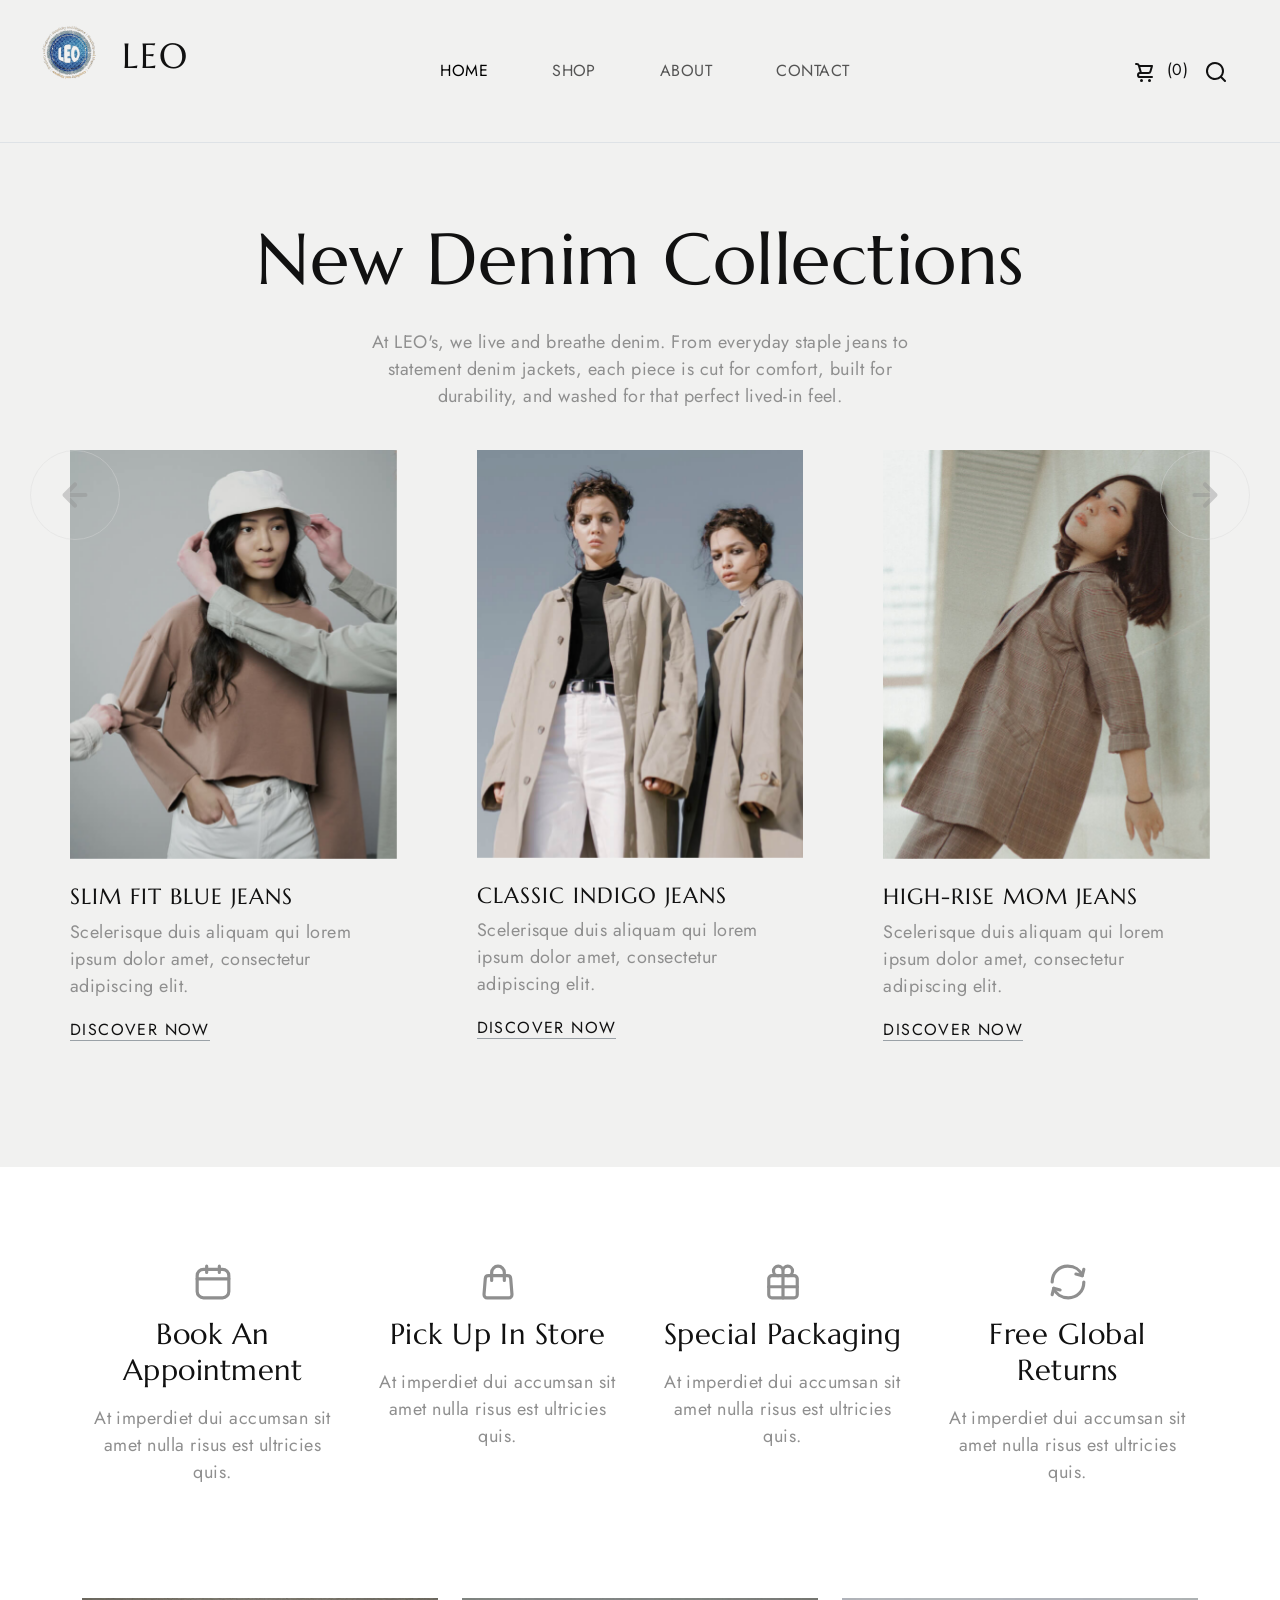
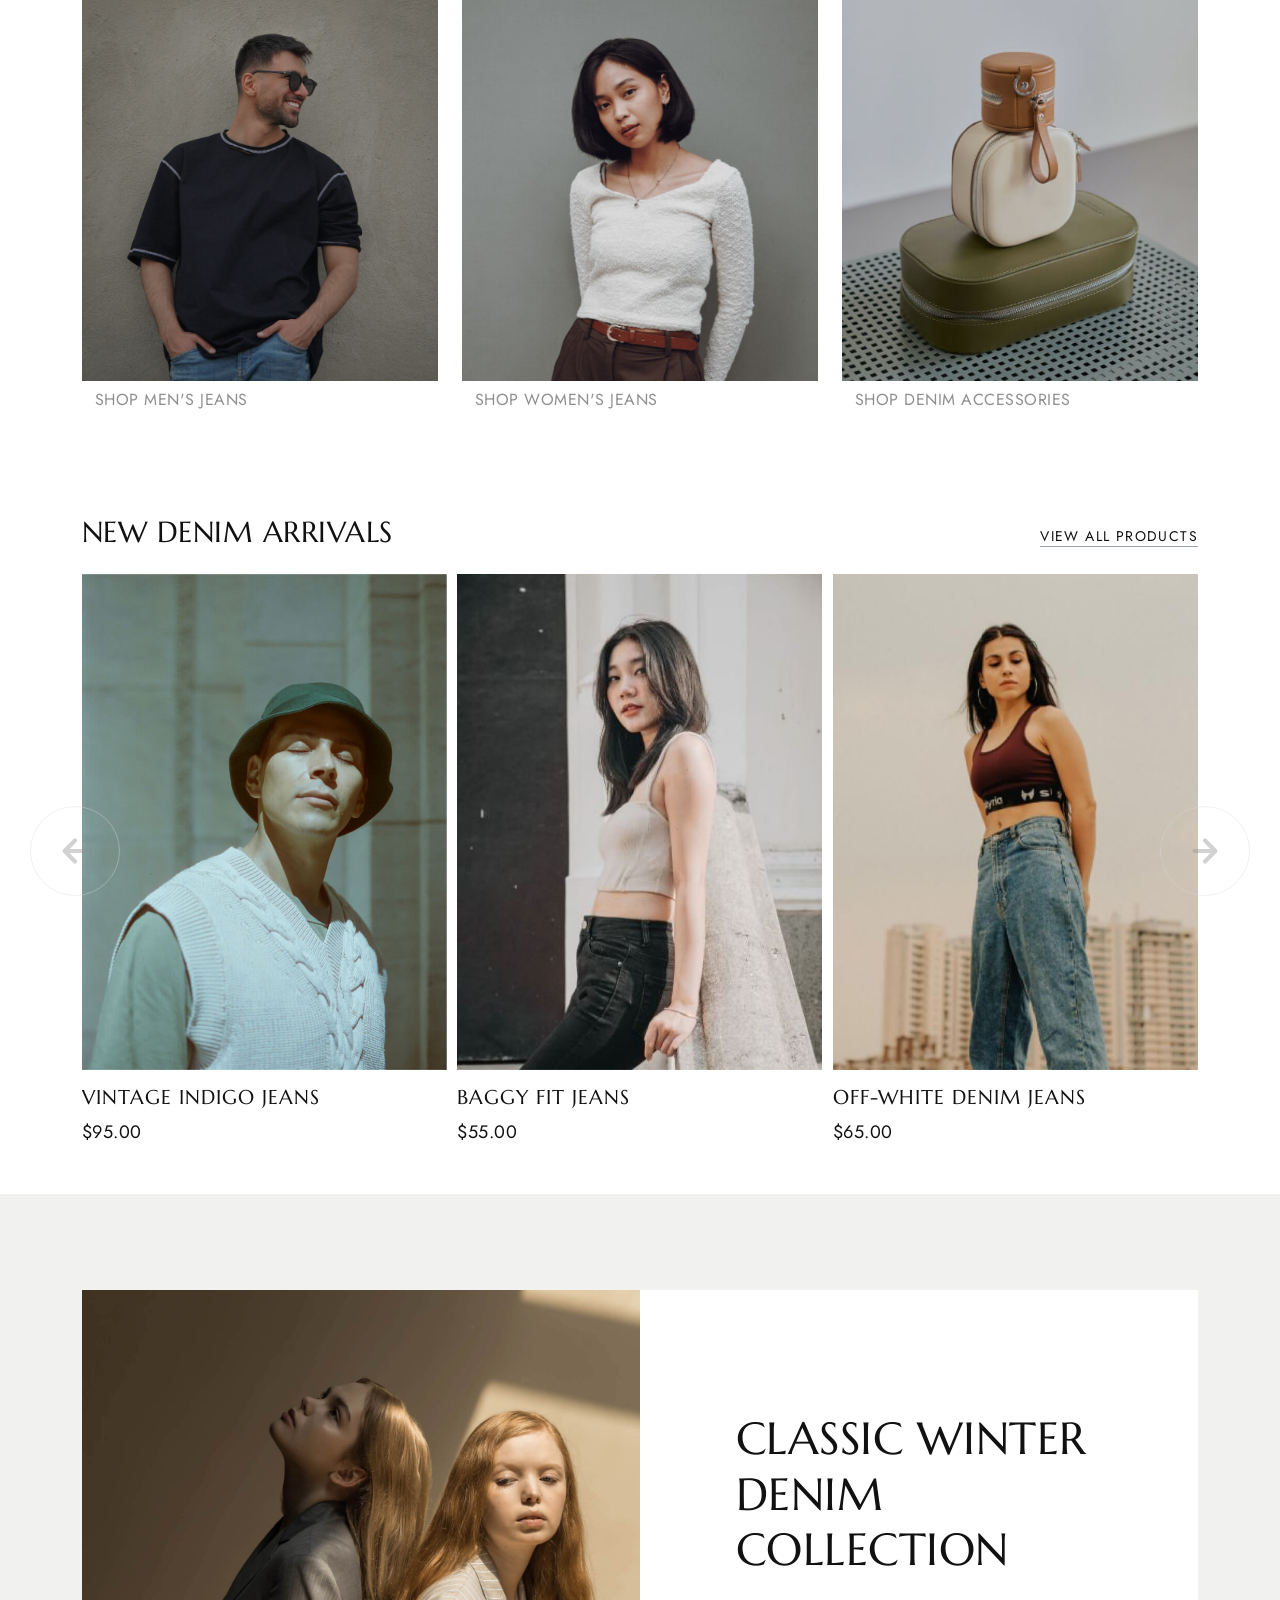
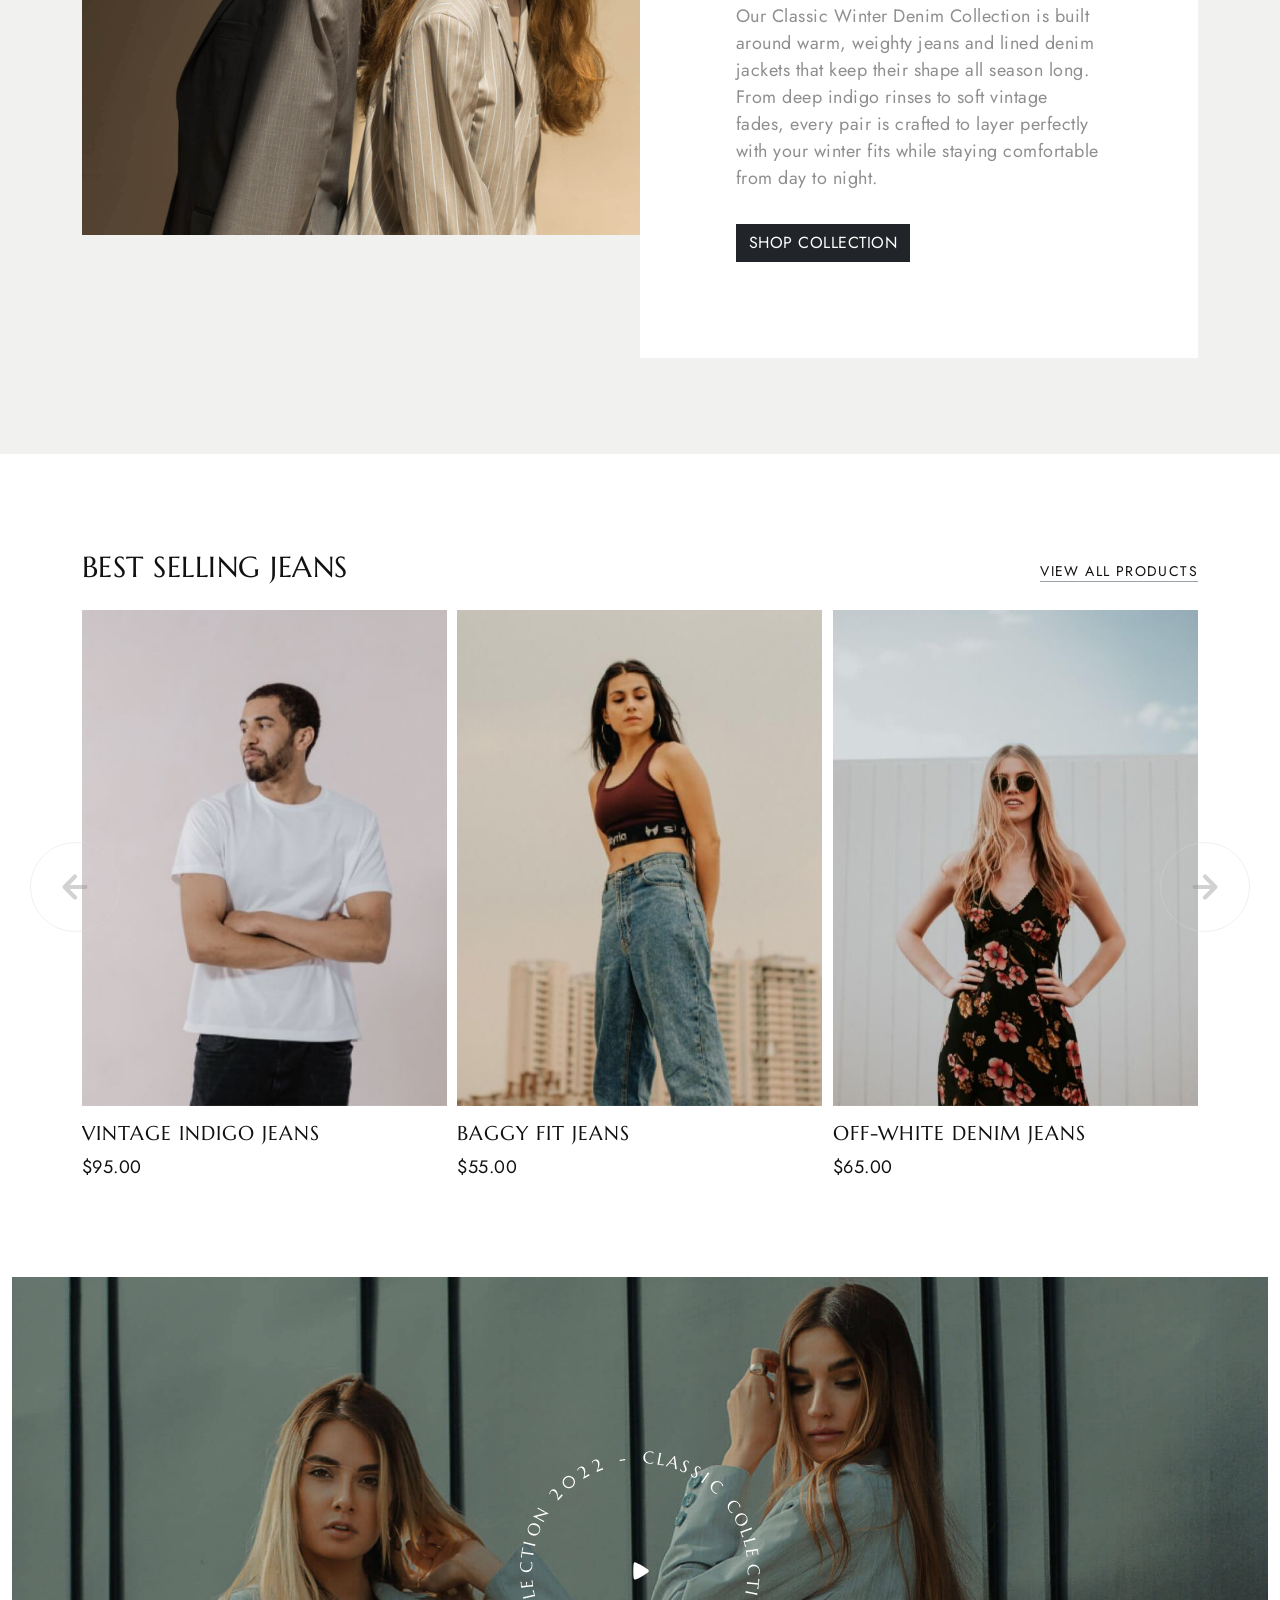
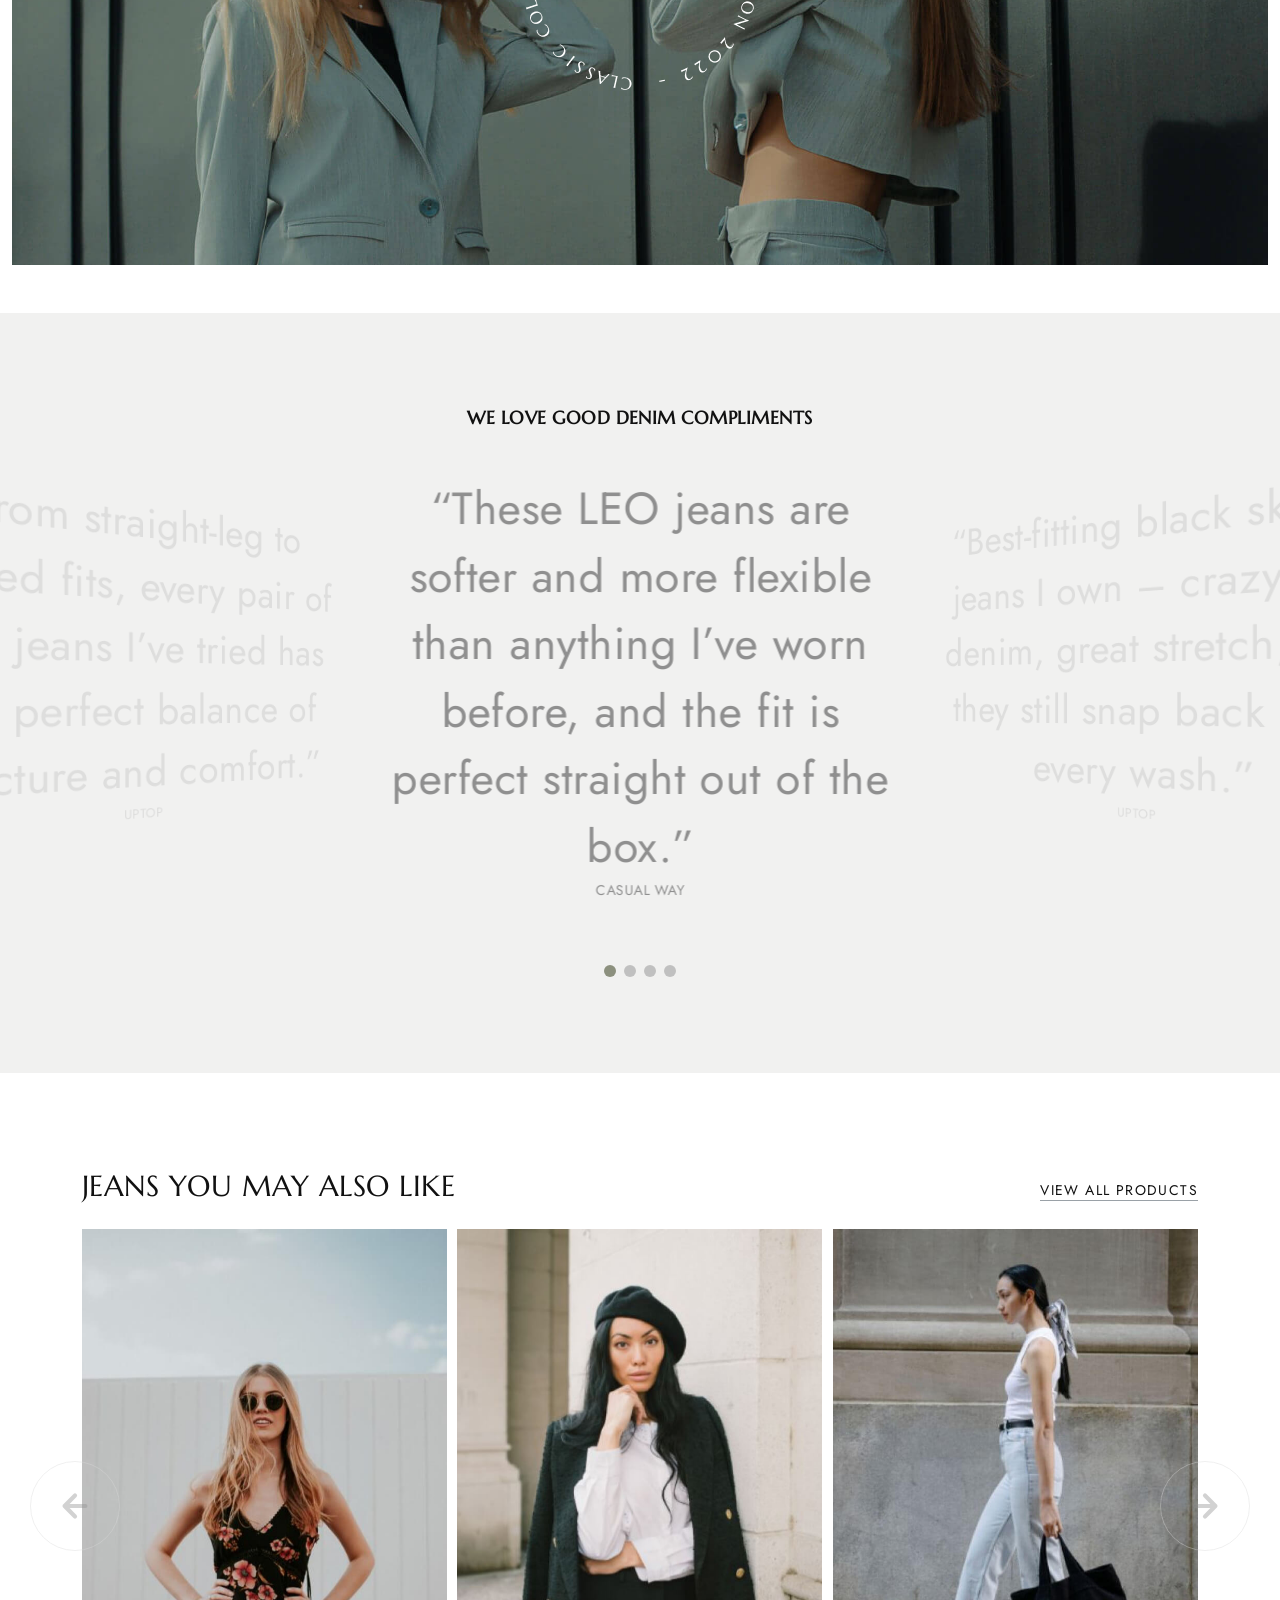
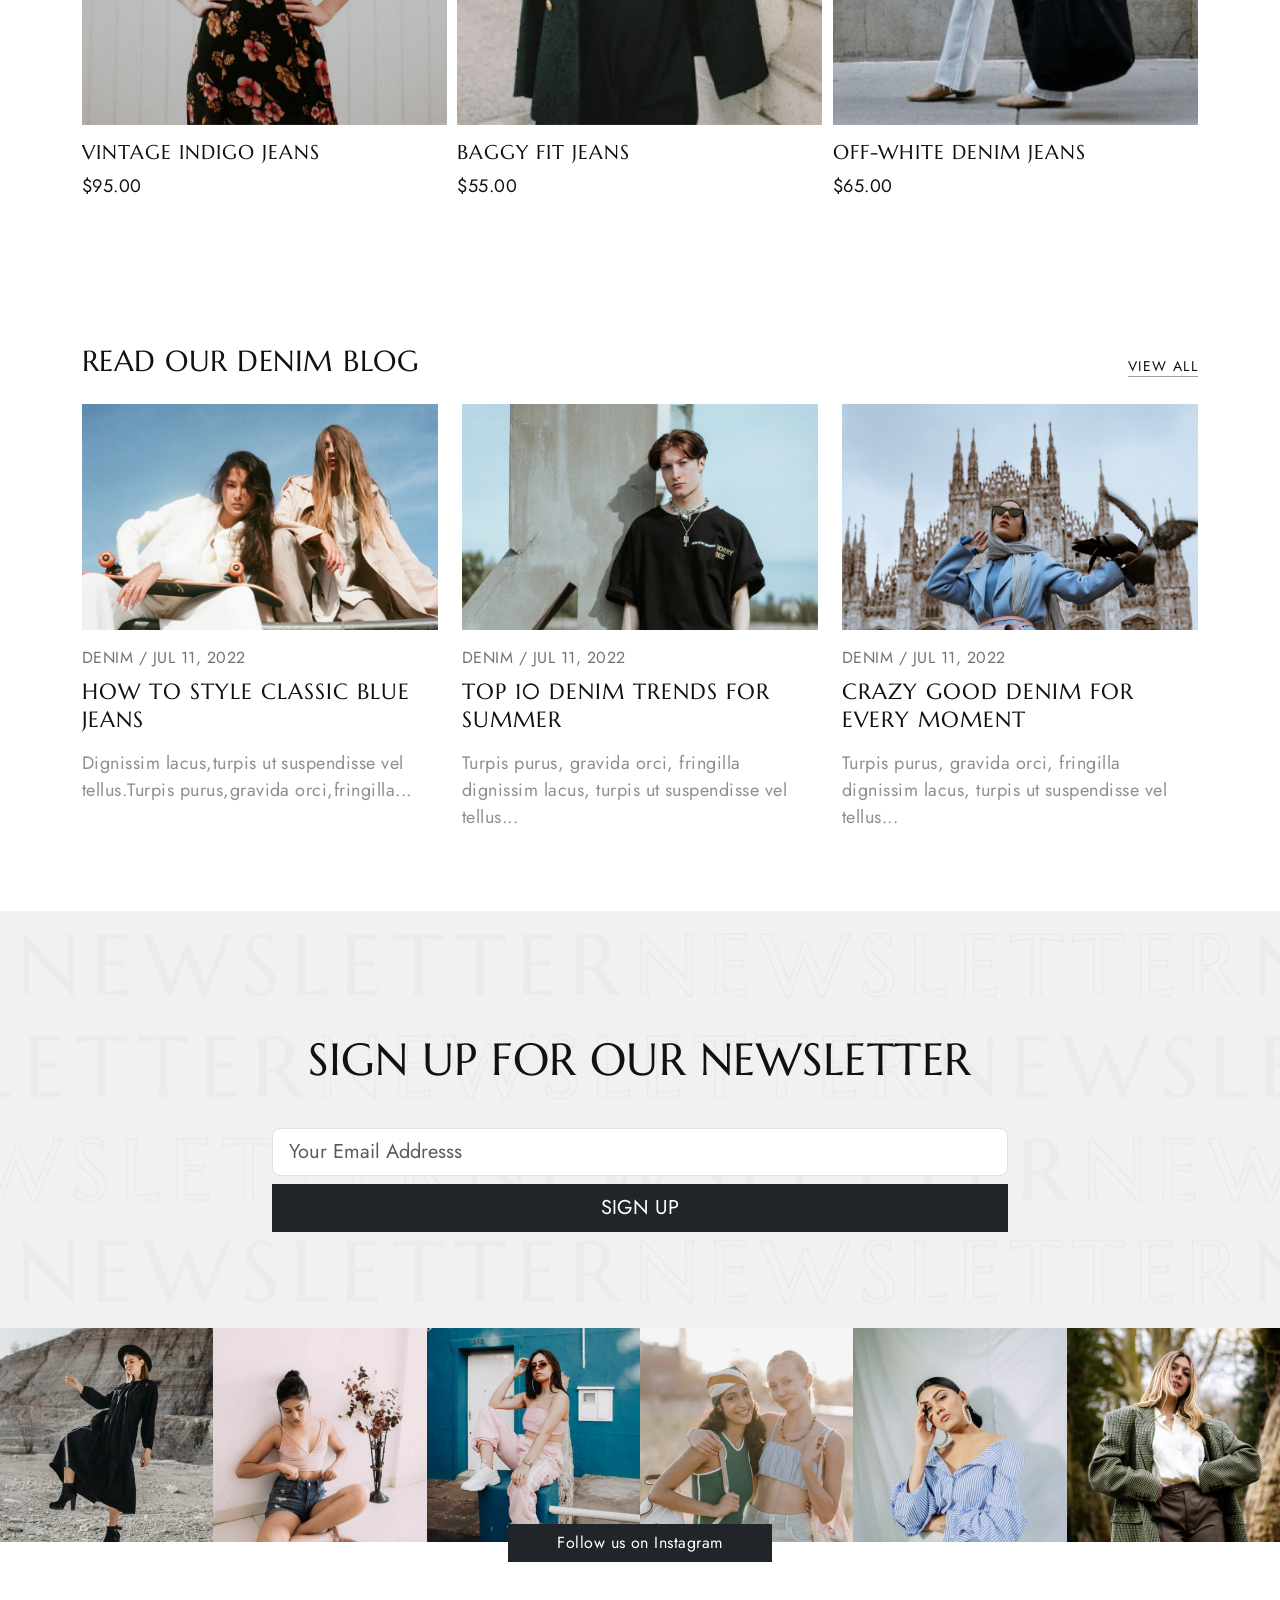
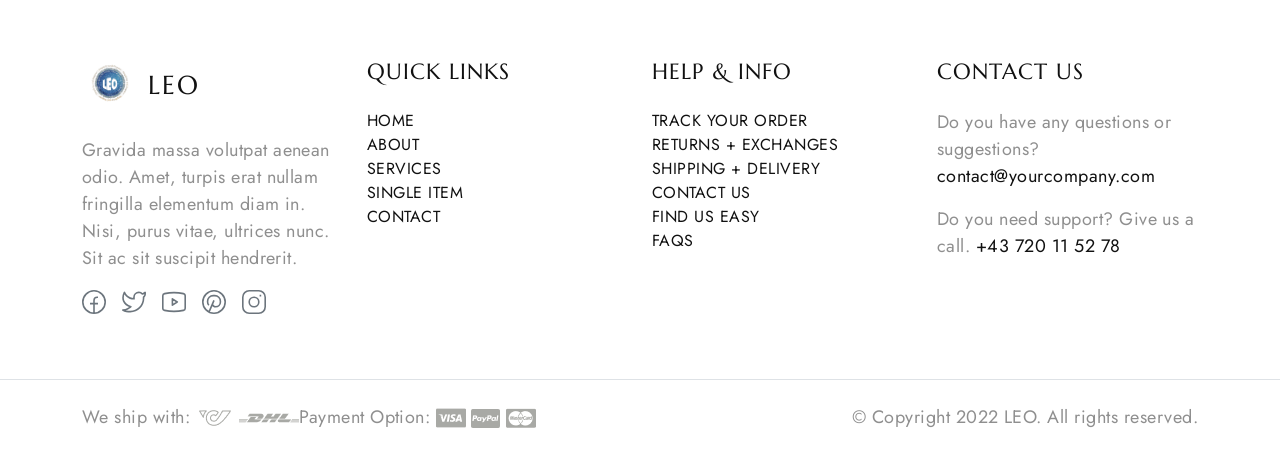
<file: index.html>
<!doctype html>
<html lang="en">

<head>
  <title>LEO Jeans Shop - Modern Denim Store</title>
  <meta charset="utf-8" />
  <meta http-equiv="X-UA-Compatible" content="IE=edge" />
  <meta name="viewport" content="width=device-width, initial-scale=1.0" />
  <meta name="format-detection" content="telephone=no" />
  <meta name="apple-mobile-web-app-capable" content="yes" />
  <meta name="author" content="LEO Jeans" />
  <meta name="keywords" content="denim,jeans,shop,LEO" />
  <meta name="description"
    content="Premium denim crafted for real life. Shop LEO Jeans for classic fits and modern washes." />
  <link href="https://cdn.jsdelivr.net/npm/bootstrap@5.3.0-alpha3/dist/css/bootstrap.min.css" rel="stylesheet"
    integrity="sha384-KK94CHFLLe+nY2dmCWGMq91rCGa5gtU4mk92HdvYe+M/SXH301p5ILy+dN9+nJOZ" crossorigin="anonymous" />
  <link rel="stylesheet" type="text/css" href="css/vendor.css" />
  <link rel="stylesheet" href="https://cdn.jsdelivr.net/npm/swiper@9/swiper-bundle.min.css" />
  <link rel="stylesheet" type="text/css" href="style.css" />

  <link rel="preconnect" href="https://fonts.googleapis.com" />
  <link rel="preconnect" href="https://fonts.gstatic.com" crossorigin />
  <link
    href="https://fonts.googleapis.com/css2?family=Jost:ital,wght@0,300;0,400;0,500;0,700;1,300;1,400;1,500;1,700&family=Marcellus&display=swap"
    rel="stylesheet" />
</head>

<body class="homepage">
  <svg xmlns="http://www.w3.org/2000/svg" style="display: none">
    <defs>
      <symbol xmlns="http://www.w3.org/2000/svg" id="instagram" viewBox="0 0 15 15">
        <path fill="none" stroke="currentColor"
          d="M11 3.5h1M4.5.5h6a4 4 0 0 1 4 4v6a4 4 0 0 1-4 4h-6a4 4 0 0 1-4-4v-6a4 4 0 0 1 4-4Zm3 10a3 3 0 1 1 0-6a3 3 0 0 1 0 6Z" />
      </symbol>
      <symbol xmlns="http://www.w3.org/2000/svg" id="facebook" viewBox="0 0 15 15">
        <path fill="none" stroke="currentColor"
          d="M7.5 14.5a7 7 0 1 1 0-14a7 7 0 0 1 0 14Zm0 0v-8a2 2 0 0 1 2-2h.5m-5 4h5" />
      </symbol>
      <symbol xmlns="http://www.w3.org/2000/svg" id="twitter" viewBox="0 0 15 15">
        <path fill="currentColor"
          d="m14.478 1.5l.5-.033a.5.5 0 0 0-.871-.301l.371.334Zm-.498 2.959a.5.5 0 1 0-1 0h1Zm-6.49.082h-.5h.5Zm0 .959h.5h-.5Zm-6.99 7V12a.5.5 0 0 0-.278.916L.5 12.5Zm.998-11l.469-.175a.5.5 0 0 0-.916-.048l.447.223Zm3.994 9l.354.353a.5.5 0 0 0-.195-.827l-.159.474Zm7.224-8.027l-.37.336l.18.199l.265-.04l-.075-.495Zm1.264-.94c.051.778.003 1.25-.123 1.606c-.122.345-.336.629-.723 1l.692.722c.438-.42.776-.832.974-1.388c.193-.546.232-1.178.177-2.006l-.998.066Zm0 3.654V4.46h-1v.728h1Zm-6.99-.646V5.5h1v-.959h-1Zm0 .959V6h1v-.5h-1ZM10.525 1a3.539 3.539 0 0 0-3.537 3.541h1A2.539 2.539 0 0 1 10.526 2V1Zm2.454 4.187C12.98 9.503 9.487 13 5.18 13v1c4.86 0 8.8-3.946 8.8-8.813h-1ZM1.03 1.675C1.574 3.127 3.614 6 7.49 6V5C4.174 5 2.421 2.54 1.966 1.325l-.937.35Zm.021-.398C.004 3.373-.157 5.407.604 7.139c.759 1.727 2.392 3.055 4.73 3.835l.317-.948c-2.155-.72-3.518-1.892-4.132-3.29c-.612-1.393-.523-3.11.427-5.013l-.895-.446Zm4.087 8.87C4.536 10.75 2.726 12 .5 12v1c2.566 0 4.617-1.416 5.346-2.147l-.708-.706Zm7.949-8.009A3.445 3.445 0 0 0 10.526 1v1c.721 0 1.37.311 1.82.809l.74-.671Zm-.296.83a3.513 3.513 0 0 0 2.06-1.134l-.744-.668a2.514 2.514 0 0 1-1.466.813l.15.989ZM.222 12.916C1.863 14.01 3.583 14 5.18 14v-1c-1.63 0-3.048-.011-4.402-.916l-.556.832Z" />
      </symbol>
      <symbol xmlns="http://www.w3.org/2000/svg" id="pinterest" viewBox="0 0 15 15">
        <path fill="none" stroke="currentColor"
          d="m4.5 13.5l3-7m-3.236 3a2.989 2.989 0 0 1-.764-2V7A3.5 3.5 0 0 1 7 3.5h1A3.5 3.5 0 0 1 11.5 7v.5a3 3 0 0 1-3 3a2.081 2.081 0 0 1-1.974-1.423L6.5 9m1 5.5a7 7 0 1 1 0-14a7 7 0 0 1 0 14Z" />
      </symbol>
      <symbol xmlns="http://www.w3.org/2000/svg" id="youtube" viewBox="0 0 15 15">
        <path fill="currentColor"
          d="m1.61 12.738l-.104.489l.105-.489Zm11.78 0l.104.489l-.105-.489Zm0-10.476l.104-.489l-.105.489Zm-11.78 0l.106.489l-.105-.489ZM6.5 5.5l.277-.416A.5.5 0 0 0 6 5.5h.5Zm0 4H6a.5.5 0 0 0 .777.416L6.5 9.5Zm3-2l.277.416a.5.5 0 0 0 0-.832L9.5 7.5ZM0 3.636v7.728h1V3.636H0Zm15 7.728V3.636h-1v7.728h1ZM1.506 13.227c3.951.847 8.037.847 11.988 0l-.21-.978a27.605 27.605 0 0 1-11.568 0l-.21.978ZM13.494 1.773a28.606 28.606 0 0 0-11.988 0l.21.978a27.607 27.607 0 0 1 11.568 0l.21-.978ZM15 3.636c0-.898-.628-1.675-1.506-1.863l-.21.978c.418.09.716.458.716.885h1Zm-1 7.728a.905.905 0 0 1-.716.885l.21.978A1.905 1.905 0 0 0 15 11.364h-1Zm-14 0c0 .898.628 1.675 1.506 1.863l.21-.978A.905.905 0 0 1 1 11.364H0Zm1-7.728c0-.427.298-.796.716-.885l-.21-.978A1.905 1.905 0 0 0 0 3.636h1ZM6 5.5v4h1v-4H6Zm.777 4.416l3-2l-.554-.832l-3 2l.554.832Zm3-2.832l-3-2l-.554.832l3 2l.554-.832Z" />
      </symbol>
      <symbol xmlns="http://www.w3.org/2000/svg" id="dribble" viewBox="0 0 15 15">
        <path fill="none" stroke="currentColor" stroke-linecap="round" stroke-linejoin="round"
          d="M4.839 1.024c3.346 4.041 5.096 7.922 5.704 12.782M.533 6.82c5.985-.138 9.402-1.083 11.97-4.216M2.7 12.594c3.221-4.902 7.171-5.65 11.755-4.293M14.5 7.5a7 7 0 1 0-14 0a7 7 0 0 0 14 0Z" />
      </symbol>
      <symbol xmlns="http://www.w3.org/2000/svg" id="calendar" viewBox="0 0 24 24">
        <g fill="none" stroke="currentColor" stroke-linecap="round" stroke-linejoin="round" stroke-width="2">
          <rect width="20" height="18" x="2" y="4" rx="4" />
          <path d="M8 2v4m8-4v4M2 10h20" />
        </g>
      </symbol>
      <symbol xmlns="http://www.w3.org/2000/svg" id="shopping-bag" viewBox="0 0 24 24">
        <g fill="none" stroke="currentColor" stroke-linecap="round" stroke-linejoin="round" stroke-width="2">
          <path
            d="M3.977 9.84A2 2 0 0 1 5.971 8h12.058a2 2 0 0 1 1.994 1.84l.803 10A2 2 0 0 1 18.833 22H5.167a2 2 0 0 1-1.993-2.16l.803-10Z" />
          <path d="M16 11V6a4 4 0 0 0-4-4v0a4 4 0 0 0-4 4v5" />
        </g>
      </symbol>
      <symbol xmlns="http://www.w3.org/2000/svg" id="gift" viewBox="0 0 24 24">
        <g fill="none" stroke="currentColor" stroke-linecap="round" stroke-linejoin="round" stroke-width="2">
          <rect width="18" height="14" x="3" y="8" rx="2" />
          <path d="M12 5a3 3 0 1 0-3 3m6 0a3 3 0 1 0-3-3m0 0v17m9-7H3" />
        </g>
      </symbol>
      <symbol xmlns="http://www.w3.org/2000/svg" id="arrow-cycle" viewBox="0 0 24 24">
        <g fill="none" stroke="currentColor" stroke-linecap="round" stroke-linejoin="round" stroke-width="2">
          <path
            d="M22 12c0 6-4.39 10-9.806 10C7.792 22 4.24 19.665 3 16m-1-4C2 6 6.39 2 11.806 2C16.209 2 19.76 4.335 21 8" />
          <path d="m7 17l-4-1l-1 4M17 7l4 1l1-4" />
        </g>
      </symbol>
      <symbol xmlns="http://www.w3.org/2000/svg" id="link" viewBox="0 0 24 24">
        <path fill="currentColor"
          d="M12 19a1 1 0 1 0-1-1a1 1 0 0 0 1 1Zm5 0a1 1 0 1 0-1-1a1 1 0 0 0 1 1Zm0-4a1 1 0 1 0-1-1a1 1 0 0 0 1 1Zm-5 0a1 1 0 1 0-1-1a1 1 0 0 0 1 1Zm7-12h-1V2a1 1 0 0 0-2 0v1H8V2a1 1 0 0 0-2 0v1H5a3 3 0 0 0-3 3v14a3 3 0 0 0 3 3h14a3 3 0 0 0 3-3V6a3 3 0 0 0-3-3Zm1 17a1 1 0 0 1-1 1H5a1 1 0 0 1-1-1v-9h16Zm0-11H4V6a1 1 0 0 1 1-1h1v1a1 1 0 0 0 2 0V5h8v1a1 1 0 0 0 2 0V5h1a1 1 0 0 1 1 1ZM7 15a1 1 0 1 0-1-1a1 1 0 0 0 1 1Zm0 4a1 1 0 1 0-1-1a1 1 0 0 0 1 1Z" />
      </symbol>
      <symbol xmlns="http://www.w3.org/2000/svg" id="arrow-left" viewBox="0 0 24 24">
        <path fill="currentColor"
          d="M17 11H9.41l3.3-3.29a1 1 0 1 0-1.42-1.42l-5 5a1 1 0 0 0-.21.33a1 1 0 0 0 0 .76a1 1 0 0 0 .21.33l5 5a1 1 0 0 0 1.42 0a1 1 0 0 0 0-1.42L9.41 13H17a1 1 0 0 0 0-2Z" />
      </symbol>
      <symbol xmlns="http://www.w3.org/2000/svg" id="arrow-right" viewBox="0 0 24 24">
        <path fill="currentColor"
          d="M17.92 11.62a1 1 0 0 0-.21-.33l-5-5a1 1 0 0 0-1.42 1.42l3.3 3.29H7a1 1 0 0 0 0 2h7.59l-3.3 3.29a1 1 0 0 0 0 1.42a1 1 0 0 0 1.42 0l5-5a1 1 0 0 0 .21-.33a1 1 0 0 0 0-.76Z" />
      </symbol>
      <symbol xmlns="http://www.w3.org/2000/svg" id="play" viewBox="0 0 24 24">
        <g fill="none" fill-rule="evenodd">
          <path
            d="M24 0v24H0V0h24ZM12.593 23.258l-.011.002l-.071.035l-.02.004l-.014-.004l-.071-.035c-.01-.004-.019-.001-.024.005l-.004.01l-.017.428l.005.02l.01.013l.104.074l.015.004l.012-.004l.104-.074l.012-.016l.004-.017l-.017-.427c-.002-.01-.009-.017-.017-.018Zm.265-.113l-.013.002l-.185.093l-.01.01l-.003.011l.018.43l.005.012l.008.007l.201.093c.012.004.023 0 .029-.008l.004-.014l-.034-.614c-.003-.012-.01-.02-.02-.022Zm-.715.002a.023.023 0 0 0-.027.006l-.006.014l-.034.614c0 .012.007.02.017.024l.015-.002l.201-.093l.01-.008l.004-.011l.017-.43l-.003-.012l-.01-.01l-.184-.092Z" />
          <path fill="currentColor"
            d="M5.669 4.76a1.469 1.469 0 0 1 2.04-1.177c1.062.454 3.442 1.533 6.462 3.276c3.021 1.744 5.146 3.267 6.069 3.958c.788.591.79 1.763.001 2.356c-.914.687-3.013 2.19-6.07 3.956c-3.06 1.766-5.412 2.832-6.464 3.28c-.906.387-1.92-.2-2.038-1.177c-.138-1.142-.396-3.735-.396-7.237c0-3.5.257-6.092.396-7.235Z" />
        </g>
      </symbol>
      <symbol xmlns="http://www.w3.org/2000/svg" id="category" viewBox="0 0 24 24">
        <path fill="currentColor"
          d="M19 5.5h-6.28l-.32-1a3 3 0 0 0-2.84-2H5a3 3 0 0 0-3 3v13a3 3 0 0 0 3 3h14a3 3 0 0 0 3-3v-10a3 3 0 0 0-3-3Zm1 13a1 1 0 0 1-1 1H5a1 1 0 0 1-1-1v-13a1 1 0 0 1 1-1h4.56a1 1 0 0 1 .95.68l.54 1.64a1 1 0 0 0 .95.68h7a1 1 0 0 1 1 1Z" />
      </symbol>
      <symbol xmlns="http://www.w3.org/2000/svg" id="calendar" viewBox="0 0 24 24">
        <path fill="currentColor"
          d="M19 4h-2V3a1 1 0 0 0-2 0v1H9V3a1 1 0 0 0-2 0v1H5a3 3 0 0 0-3 3v12a3 3 0 0 0 3 3h14a3 3 0 0 0 3-3V7a3 3 0 0 0-3-3Zm1 15a1 1 0 0 1-1 1H5a1 1 0 0 1-1-1v-7h16Zm0-9H4V7a1 1 0 0 1 1-1h2v1a1 1 0 0 0 2 0V6h6v1a1 1 0 0 0 2 0V6h2a1 1 0 0 1 1 1Z" />
      </symbol>
      <symbol xmlns="http://www.w3.org/2000/svg" id="heart" viewBox="0 0 24 24">
        <path fill="currentColor"
          d="M20.16 4.61A6.27 6.27 0 0 0 12 4a6.27 6.27 0 0 0-8.16 9.48l7.45 7.45a1 1 0 0 0 1.42 0l7.45-7.45a6.27 6.27 0 0 0 0-8.87Zm-1.41 7.46L12 18.81l-6.75-6.74a4.28 4.28 0 0 1 3-7.3a4.25 4.25 0 0 1 3 1.25a1 1 0 0 0 1.42 0a4.27 4.27 0 0 1 6 6.05Z" />
      </symbol>
      <symbol xmlns="http://www.w3.org/2000/svg" id="plus" viewBox="0 0 24 24">
        <path fill="currentColor"
          d="M19 11h-6V5a1 1 0 0 0-2 0v6H5a1 1 0 0 0 0 2h6v6a1 1 0 0 0 2 0v-6h6a1 1 0 0 0 0-2Z" />
      </symbol>
      <symbol xmlns="http://www.w3.org/2000/svg" id="minus" viewBox="0 0 24 24">
        <path fill="currentColor" d="M19 11H5a1 1 0 0 0 0 2h14a1 1 0 0 0 0-2Z" />
      </symbol>
      <symbol xmlns="http://www.w3.org/2000/svg" id="cart" viewBox="0 0 24 24">
        <path fill="currentColor"
          d="M8.5 19a1.5 1.5 0 1 0 1.5 1.5A1.5 1.5 0 0 0 8.5 19ZM19 16H7a1 1 0 0 1 0-2h8.491a3.013 3.013 0 0 0 2.885-2.176l1.585-5.55A1 1 0 0 0 19 5H6.74a3.007 3.007 0 0 0-2.82-2H3a1 1 0 0 0 0 2h.921a1.005 1.005 0 0 1 .962.725l.155.545v.005l1.641 5.742A3 3 0 0 0 7 18h12a1 1 0 0 0 0-2Zm-1.326-9l-1.22 4.274a1.005 1.005 0 0 1-.963.726H8.754l-.255-.892L7.326 7ZM16.5 19a1.5 1.5 0 1 0 1.5 1.5a1.5 1.5 0 0 0-1.5-1.5Z" />
      </symbol>
      <symbol xmlns="http://www.w3.org/2000/svg" id="check" viewBox="0 0 24 24">
        <path fill="currentColor"
          d="M18.71 7.21a1 1 0 0 0-1.42 0l-7.45 7.46l-3.13-3.14A1 1 0 1 0 5.29 13l3.84 3.84a1 1 0 0 0 1.42 0l8.16-8.16a1 1 0 0 0 0-1.47Z" />
      </symbol>
      <symbol xmlns="http://www.w3.org/2000/svg" id="trash" viewBox="0 0 24 24">
        <path fill="currentColor"
          d="M10 18a1 1 0 0 0 1-1v-6a1 1 0 0 0-2 0v6a1 1 0 0 0 1 1ZM20 6h-4V5a3 3 0 0 0-3-3h-2a3 3 0 0 0-3 3v1H4a1 1 0 0 0 0 2h1v11a3 3 0 0 0 3 3h8a3 3 0 0 0 3-3V8h1a1 1 0 0 0 0-2ZM10 5a1 1 0 0 1 1-1h2a1 1 0 0 1 1 1v1h-4Zm7 14a1 1 0 0 1-1 1H8a1 1 0 0 1-1-1V8h10Zm-3-1a1 1 0 0 0 1-1v-6a1 1 0 0 0-2 0v6a1 1 0 0 0 1 1Z" />
      </symbol>
      <symbol xmlns="http://www.w3.org/2000/svg" id="star-outline" viewBox="0 0 15 15">
        <path fill="none" stroke="currentColor" stroke-linecap="round" stroke-linejoin="round"
          d="M7.5 9.804L5.337 11l.413-2.533L4 6.674l2.418-.37L7.5 4l1.082 2.304l2.418.37l-1.75 1.793L9.663 11L7.5 9.804Z" />
      </symbol>
      <symbol xmlns="http://www.w3.org/2000/svg" id="star-solid" viewBox="0 0 15 15">
        <path fill="currentColor"
          d="M7.953 3.788a.5.5 0 0 0-.906 0L6.08 5.85l-2.154.33a.5.5 0 0 0-.283.843l1.574 1.613l-.373 2.284a.5.5 0 0 0 .736.518l1.92-1.063l1.921 1.063a.5.5 0 0 0 .736-.519l-.373-2.283l1.574-1.613a.5.5 0 0 0-.283-.844L8.921 5.85l-.968-2.062Z" />
      </symbol>
      <symbol xmlns="http://www.w3.org/2000/svg" id="search" viewBox="0 0 24 24">
        <path fill="currentColor"
          d="M21.71 20.29L18 16.61A9 9 0 1 0 16.61 18l3.68 3.68a1 1 0 0 0 1.42 0a1 1 0 0 0 0-1.39ZM11 18a7 7 0 1 1 7-7a7 7 0 0 1-7 7Z" />
      </symbol>
      <symbol xmlns="http://www.w3.org/2000/svg" id="user" viewBox="0 0 24 24">
        <path fill="currentColor"
          d="M15.71 12.71a6 6 0 1 0-7.42 0a10 10 0 0 0-6.22 8.18a1 1 0 0 0 2 .22a8 8 0 0 1 15.9 0a1 1 0 0 0 1 .89h.11a1 1 0 0 0 .88-1.1a10 10 0 0 0-6.25-8.19ZM12 12a4 4 0 1 1 4-4a4 4 0 0 1-4 4Z" />
      </symbol>
      <symbol xmlns="http://www.w3.org/2000/svg" id="close" viewBox="0 0 15 15">
        <path fill="currentColor"
          d="M7.953 3.788a.5.5 0 0 0-.906 0L6.08 5.85l-2.154.33a.5.5 0 0 0-.283.843l1.574 1.613l-.373 2.284a.5.5 0 0 0 .736.518l1.92-1.063l1.921 1.063a.5.5 0 0 0 .736-.519l-.373-2.283l1.574-1.613a.5.5 0 0 0-.283-.844L8.921 5.85l-.968-2.062Z" />
      </symbol>
    </defs>
  </svg>

  <div class="preloader text-white fs-6 text-uppercase overflow-hidden"></div>

  <div class="search-popup">
    <div class="search-popup-container">
      <form role="search" method="get" class="form-group" action="">
        <input type="search" id="search-form" class="form-control border-0 border-bottom"
          placeholder="Type and press enter" value="" name="s" />
        <button type="submit" class="search-submit border-0 position-absolute bg-white" style="top: 15px; right: 15px">
          <svg class="search" width="24" height="24">
            <use xlink:href="#search"></use>
          </svg>
        </button>
      </form>

      <h5 class="cat-list-title">Browse Categories</h5>

      <ul class="cat-list">
        <li class="cat-list-item">
          <a href="#" title="Skinny Jeans">Skinny Jeans</a>
        </li>
        <li class="cat-list-item">
          <a href="#" title="Straight Jeans">Straight Jeans</a>
        </li>
        <li class="cat-list-item">
          <a href="#" title="Relaxed Fit Jeans">Relaxed Fit Jeans</a>
        </li>
        <li class="cat-list-item">
          <a href="#" title="Denim Jackets">Denim Jackets</a>
        </li>
        <li class="cat-list-item">
          <a href="#" title="Denim Shorts">Denim Shorts</a>
        </li>
        <li class="cat-list-item">
          <a href="#" title="High-Rise Jeans">High-Rise Jeans</a>
        </li>
        <li class="cat-list-item">
          <a href="#" title="Bootcut Jeans">Bootcut Jeans</a>
        </li>
      </ul>
    </div>
  </div>

  <div class="offcanvas offcanvas-end" data-bs-scroll="true" tabindex="-1" id="offcanvasCart" aria-labelledby="My Cart">
    <div class="offcanvas-header justify-content-center">
      <button type="button" class="btn-close" data-bs-dismiss="offcanvas" aria-label="Close"></button>
    </div>
    <div class="offcanvas-body">
      <div class="order-md-last">
        <h4 class="d-flex justify-content-between align-items-center mb-3">
          <span class="text-primary">Your denim cart</span>
          <span class="badge bg-primary rounded-pill">3</span>
        </h4>
        <ul class="list-group mb-3" id="cartList">
          <li class="list-group-item text-muted">Your cart is empty.</li>
        </ul>

        <a href="checkout.html" class="w-100 btn btn-primary btn-lg">
          Continue to Checkout
        </a>
      </div>
    </div>
  </div>

  <nav class="navbar navbar-expand-lg bg-light text-uppercase fs-6 p-3 border-bottom align-items-center">
    <div class="container-fluid">
      <div class="row justify-content-between align-items-center w-100">
        <div class="col-auto me-auto me-lg-0">
          <a class="navbar-brand text-white" href="index.html">
            <span style="display: flex; align-items: center; gap: 12px">
              <img src="images/Leo_logo-removebg-preview.png" alt="Leo Logo" style="height: 80px; width: auto" />
              <span style="
                    font-size: 2.2rem;
                    font-family: &quot;Marcellus&quot;, Roboto, sans-serif;
                    font-weight: 400;
                    color: #111;
                    letter-spacing: 2px;
                  ">LEO</span>
            </span>
          </a>
        </div>

        <div class="col-auto order-last order-lg-0">
          <button class="navbar-toggler" type="button" data-bs-toggle="offcanvas" data-bs-target="#offcanvasNavbar"
            aria-controls="offcanvasNavbar">
            <span class="navbar-toggler-icon"></span>
          </button>

          <div class="offcanvas offcanvas-end" tabindex="-1" id="offcanvasNavbar"
            aria-labelledby="offcanvasNavbarLabel">
            <div class="offcanvas-header">
              <h5 class="offcanvas-title" id="offcanvasNavbarLabel">Menu</h5>
              <button type="button" class="btn-close text-reset" data-bs-dismiss="offcanvas"
                aria-label="Close"></button>
            </div>

            <div class="offcanvas-body">
              <ul class="navbar-nav justify-content-end flex-grow-1 gap-1 gap-md-5 pe-3">
                <li class="nav-item">
                  <a class="nav-link active" href="index.html">Home</a>
                </li>
                <li class="nav-item">
                  <a class="nav-link" href="shop.html">Shop</a>
                </li>
                <li class="nav-item">
                  <a class="nav-link" href="about.html">About</a>
                </li>
                <li class="nav-item">
                  <a class="nav-link" href="contact.html">Contact</a>
                </li>
              </ul>
            </div>
          </div>
        </div>

        <div class="col-auto">
          <ul class="list-unstyled d-flex m-0">
            <li class="d-none d-lg-block">
              <a href="index.html" class="mx-3" data-bs-toggle="offcanvas" data-bs-target="#offcanvasCart"
                aria-controls="offcanvasCart">
                <svg width="24" height="24" viewBox="0 0 24 24">
                  <use xlink:href="#cart"></use>
                </svg>
                <span class="cart-count ms-1">(0)</span>
              </a>
            </li>
            <li class="d-lg-none">
              <a href="#" class="mx-2" data-bs-toggle="offcanvas" data-bs-target="#offcanvasCart"
                aria-controls="offcanvasCart">
                <svg width="24" height="24" viewBox="0 0 24 24">
                  <use xlink:href="#cart"></use>
                </svg>
              </a>
            </li>
            <li class="search-box" class="mx-2">
              <a href="#search" class="search-button">
                <svg width="24" height="24" viewBox="0 0 24 24">
                  <use xlink:href="#search"></use>
                </svg>
              </a>
            </li>
          </ul>
        </div>
      </div>
    </div>
  </nav>

  <section id="billboard" class="bg-light py-5">
    <div class="container">
      <div class="row justify-content-center">
        <h1 class="section-title text-center mt-4" data-aos="fade-up">
          New Denim Collections
        </h1>
        <div class="col-md-6 text-center" data-aos="fade-up" data-aos-delay="300">
          <p>
            At LEO's, we live and breathe denim. From everyday staple jeans to
            statement denim jackets, each piece is cut for comfort, built for
            durability, and washed for that perfect lived-in feel.
          </p>
        </div>
      </div>
      <div class="row">
        <div class="swiper main-swiper py-4" data-aos="fade-up" data-aos-delay="600">
          <div class="swiper-wrapper d-flex border-animation-left">
            <div class="swiper-slide">
              <div class="banner-item image-zoom-effect">
                <div class="image-holder">
                  <a href="#">
                    <img src="images/banner-image-6.jpg" alt="product" class="img-fluid" />
                  </a>
                </div>
                <div class="banner-content py-4">
                  <h5 class="element-title text-uppercase">
                    <a href="index.html" class="item-anchor">Slim Fit Blue Jeans</a>
                  </h5>
                  <p>
                    Scelerisque duis aliquam qui lorem ipsum dolor amet,
                    consectetur adipiscing elit.
                  </p>
                  <div class="btn-left">
                    <a href="#" class="btn-link fs-6 text-uppercase item-anchor text-decoration-none">Discover Now</a>
                  </div>
                </div>
              </div>
            </div>
            <div class="swiper-slide">
              <div class="banner-item image-zoom-effect">
                <div class="image-holder">
                  <a href="#">
                    <img src="images/banner-image-1.jpg" alt="product" class="img-fluid" />
                  </a>
                </div>
                <div class="banner-content py-4">
                  <h5 class="element-title text-uppercase">
                    <a href="index.html" class="item-anchor">Classic Indigo Jeans</a>
                  </h5>
                  <p>
                    Scelerisque duis aliquam qui lorem ipsum dolor amet,
                    consectetur adipiscing elit.
                  </p>
                  <div class="btn-left">
                    <a href="#" class="btn-link fs-6 text-uppercase item-anchor text-decoration-none">Discover Now</a>
                  </div>
                </div>
              </div>
            </div>
            <div class="swiper-slide">
              <div class="banner-item image-zoom-effect">
                <div class="image-holder">
                  <a href="#">
                    <img src="images/banner-image-2.jpg" alt="product" class="img-fluid" />
                  </a>
                </div>
                <div class="banner-content py-4">
                  <h5 class="element-title text-uppercase">
                    <a href="index.html" class="item-anchor">High-Rise Mom Jeans</a>
                  </h5>
                  <p>
                    Scelerisque duis aliquam qui lorem ipsum dolor amet,
                    consectetur adipiscing elit.
                  </p>
                  <div class="btn-left">
                    <a href="#" class="btn-link fs-6 text-uppercase item-anchor text-decoration-none">Discover Now</a>
                  </div>
                </div>
              </div>
            </div>
            <div class="swiper-slide">
              <div class="banner-item image-zoom-effect">
                <div class="image-holder">
                  <a href="#">
                    <img src="images/banner-image-3.jpg" alt="product" class="img-fluid" />
                  </a>
                </div>
                <div class="banner-content py-4">
                  <h5 class="element-title text-uppercase">
                    <a href="index.html" class="item-anchor">Relaxed Fit Straight Jeans</a>
                  </h5>
                  <p>
                    Scelerisque duis aliquam qui lorem ipsum dolor amet,
                    consectetur adipiscing elit.
                  </p>
                  <div class="btn-left">
                    <a href="#" class="btn-link fs-6 text-uppercase item-anchor text-decoration-none">Discover Now</a>
                  </div>
                </div>
              </div>
            </div>
            <div class="swiper-slide">
              <div class="banner-item image-zoom-effect">
                <div class="image-holder">
                  <a href="#">
                    <img src="images/banner-image-4.jpg" alt="product" class="img-fluid" />
                  </a>
                </div>
                <div class="banner-content py-4">
                  <h5 class="element-title text-uppercase">
                    <a href="index.html" class="item-anchor">Vintage Wash Denim Jacket</a>
                  </h5>
                  <p>
                    Scelerisque duis aliquam qui lorem ipsum dolor amet,
                    consectetur adipiscing elit.
                  </p>
                  <div class="btn-left">
                    <a href="#" class="btn-link fs-6 text-uppercase item-anchor text-decoration-none">Discover Now</a>
                  </div>
                </div>
              </div>
            </div>
            <div class="swiper-slide">
              <div class="banner-item image-zoom-effect">
                <div class="image-holder">
                  <a href="#">
                    <img src="images/banner-image-5.jpg" alt="product" class="img-fluid" />
                  </a>
                </div>
                <div class="banner-content py-4">
                  <h5 class="element-title text-uppercase">
                    <a href="index.html" class="item-anchor">Black Skinny Jeans</a>
                  </h5>
                  <p>
                    Scelerisque duis aliquam qui lorem ipsum dolor amet,
                    consectetur adipiscing elit.
                  </p>
                  <div class="btn-left">
                    <a href="#" class="btn-link fs-6 text-uppercase item-anchor text-decoration-none">Discover Now</a>
                  </div>
                </div>
              </div>
            </div>
          </div>
          <div class="swiper-pagination"></div>
        </div>
        <div class="icon-arrow icon-arrow-left">
          <svg width="50" height="50" viewBox="0 0 24 24">
            <use xlink:href="#arrow-left"></use>
          </svg>
        </div>
        <div class="icon-arrow icon-arrow-right">
          <svg width="50" height="50" viewBox="0 0 24 24">
            <use xlink:href="#arrow-right"></use>
          </svg>
        </div>
      </div>
    </div>
  </section>

  <section class="features py-5">
    <div class="container">
      <div class="row">
        <div class="col-md-3 text-center" data-aos="fade-in" data-aos-delay="0">
          <div class="py-5">
            <svg width="38" height="38" viewBox="0 0 24 24">
              <use xlink:href="#calendar"></use>
            </svg>
            <h4 class="element-title text-capitalize my-3">
              Book An Appointment
            </h4>
            <p>
              At imperdiet dui accumsan sit amet nulla risus est ultricies
              quis.
            </p>
          </div>
        </div>
        <div class="col-md-3 text-center" data-aos="fade-in" data-aos-delay="300">
          <div class="py-5">
            <svg width="38" height="38" viewBox="0 0 24 24">
              <use xlink:href="#shopping-bag"></use>
            </svg>
            <h4 class="element-title text-capitalize my-3">
              Pick up in store
            </h4>
            <p>
              At imperdiet dui accumsan sit amet nulla risus est ultricies
              quis.
            </p>
          </div>
        </div>
        <div class="col-md-3 text-center" data-aos="fade-in" data-aos-delay="600">
          <div class="py-5">
            <svg width="38" height="38" viewBox="0 0 24 24">
              <use xlink:href="#gift"></use>
            </svg>
            <h4 class="element-title text-capitalize my-3">
              Special packaging
            </h4>
            <p>
              At imperdiet dui accumsan sit amet nulla risus est ultricies
              quis.
            </p>
          </div>
        </div>
        <div class="col-md-3 text-center" data-aos="fade-in" data-aos-delay="900">
          <div class="py-5">
            <svg width="38" height="38" viewBox="0 0 24 24">
              <use xlink:href="#arrow-cycle"></use>
            </svg>
            <h4 class="element-title text-capitalize my-3">
              free global returns
            </h4>
            <p>
              At imperdiet dui accumsan sit amet nulla risus est ultricies
              quis.
            </p>
          </div>
        </div>
      </div>
    </div>
  </section>

  <section class="categories overflow-hidden">
    <div class="container">
      <div class="open-up" data-aos="zoom-out">
        <div class="row">
          <div class="col-md-4">
            <div class="cat-item image-zoom-effect">
              <div class="image-holder">
                <a href="index.html">
                  <img src="images/cat-item1.jpg" alt="categories" class="product-image img-fluid" />
                </a>
              </div>
              <div class="category-content">
                <div class="product-button">
                  <a href="index.html" class="btn btn-common text-uppercase">Shop Men's Jeans</a>
                </div>
              </div>
            </div>
          </div>
          <div class="col-md-4">
            <div class="cat-item image-zoom-effect">
              <div class="image-holder">
                <a href="index.html">
                  <img src="images/cat-item2.jpg" alt="categories" class="product-image img-fluid" />
                </a>
              </div>
              <div class="category-content">
                <div class="product-button">
                  <a href="index.html" class="btn btn-common text-uppercase">Shop Women's Jeans</a>
                </div>
              </div>
            </div>
          </div>
          <div class="col-md-4">
            <div class="cat-item image-zoom-effect">
              <div class="image-holder">
                <a href="index.html">
                  <img src="images/cat-item3.jpg" alt="categories" class="product-image img-fluid" />
                </a>
              </div>
              <div class="category-content">
                <div class="product-button">
                  <a href="index.html" class="btn btn-common text-uppercase">Shop Denim Accessories</a>
                </div>
              </div>
            </div>
          </div>
        </div>
      </div>
    </div>
  </section>

  <section id="new-arrival" class="new-arrival product-carousel py-5 position-relative overflow-hidden">
    <div class="container">
      <div class="d-flex flex-wrap justify-content-between align-items-center mt-5 mb-3">
        <h4 class="text-uppercase">New Denim Arrivals</h4>
        <a href="index.html" class="btn-link">View All Products</a>
      </div>
      <div class="swiper product-swiper open-up" data-aos="zoom-out">
        <div class="swiper-wrapper d-flex">
          <div class="swiper-slide">
            <div class="product-item image-zoom-effect link-effect">
              <div class="image-holder position-relative">
                <a href="product.html?id=vintage-indigo-jeans">
                  <img src="images/product-item-1.jpg" alt="categories" class="product-image img-fluid" />
                </a>
                <a href="product.html?id=vintage-indigo-jeans" class="btn-icon btn-wishlist">
                  <svg width="24" height="24" viewBox="0 0 24 24">
                    <use xlink:href="#heart"></use>
                  </svg>
                </a>
                <div class="product-content">
                  <h5 class="element-title text-uppercase fs-5 mt-3">
                    <a href="product.html?id=vintage-indigo-jeans">Vintage Indigo Jeans</a>
                  </h5>
                  <a href="product.html?id=vintage-indigo-jeans" class="text-decoration-none"
                    data-after="Add to cart"><span>$95.00</span></a>
                </div>
              </div>
            </div>
          </div>
          <div class="swiper-slide">
            <div class="product-item image-zoom-effect link-effect">
              <div class="image-holder position-relative">
                <a href="product.html?id=baggy-fit-jeans">
                  <img src="images/product-item-2.jpg" alt="categories" class="product-image img-fluid" />
                </a>
                <a href="product.html?id=baggy-fit-jeans" class="btn-icon btn-wishlist">
                  <svg width="24" height="24" viewBox="0 0 24 24">
                    <use xlink:href="#heart"></use>
                  </svg>
                </a>
                <div class="product-content">
                  <h5 class="text-uppercase fs-5 mt-3">
                    <a href="product.html?id=baggy-fit-jeans">Baggy Fit Jeans</a>
                  </h5>
                  <a href="product.html?id=baggy-fit-jeans" class="text-decoration-none add-to-cart"
                    data-id="baggy-fit-jeans" data-name="Baggy Fit Jeans" data-price="55.00"
                    data-image="images/product-item-2.jpg" data-after="Add to cart"><span>$55.00</span></a>
                </div>
              </div>
            </div>
          </div>
          <div class="swiper-slide">
            <div class="product-item image-zoom-effect link-effect">
              <div class="image-holder position-relative">
                <a href="product.html?id=off-white-denim-jeans">
                  <img src="images/product-item-3.jpg" alt="categories" class="product-image img-fluid" />
                </a>
                <a href="product.html?id=off-white-denim-jeans" class="btn-icon btn-wishlist">
                  <svg width="24" height="24" viewBox="0 0 24 24">
                    <use xlink:href="#heart"></use>
                  </svg>
                </a>
                <div class="product-content">
                  <h5 class="text-uppercase fs-5 mt-3">
                    <a href="product.html?id=off-white-denim-jeans">Off-White Denim Jeans</a>
                  </h5>
                  <a href="product.html?id=off-white-denim-jeans" class="text-decoration-none add-to-cart"
                    data-id="off-white-denim-jeans" data-name="Off-White Denim Jeans" data-price="65.00"
                    data-image="images/product-item-3.jpg" data-after="Add to cart"><span>$65.00</span></a>
                </div>
              </div>
            </div>
          </div>
          <div class="swiper-slide">
            <div class="product-item image-zoom-effect link-effect">
              <div class="image-holder position-relative">
                <a href="product.html?id=handmade-denim-jacket">
                  <img src="images/product-item-4.jpg" alt="categories" class="product-image img-fluid" />
                </a>
                <a href="product.html?id=handmade-denim-jacket" class="btn-icon btn-wishlist">
                  <svg width="24" height="24" viewBox="0 0 24 24">
                    <use xlink:href="#heart"></use>
                  </svg>
                </a>
                <div class="product-content">
                  <h5 class="text-uppercase fs-5 mt-3">
                    <a href="product.html?id=handmade-denim-jacket">Cropped Denim Jacket</a>
                  </h5>
                  <a href="product.html?id=handmade-denim-jacket" class="text-decoration-none add-to-cart"
                    data-id="handmade-denim-jacket" data-name="Cropped Denim Jacket" data-price="50.00"
                    data-image="images/product-item-4.jpg" data-after="Add to cart"><span>$50.00</span></a>
                </div>
              </div>
            </div>
          </div>
          <div class="swiper-slide">
            <div class="product-item image-zoom-effect link-effect">
              <div class="image-holder position-relative">
                <a href="product.html?id=raw-hem-jeans">
                  <img src="images/product-item-10.jpg" alt="categories" class="product-image img-fluid" />
                </a>
                <a href="product.html?id=raw-hem-jeans" class="btn-icon btn-wishlist">
                  <svg width="24" height="24" viewBox="0 0 24 24">
                    <use xlink:href="#heart"></use>
                  </svg>
                </a>
                <div class="product-content">
                  <h5 class="text-uppercase fs-5 mt-3">
                    <a href="product.html?id=raw-hem-jeans">Ripped Knee Jeans</a>
                  </h5>
                  <a href="product.html?id=raw-hem-jeans" class="text-decoration-none add-to-cart"
                    data-id="raw-hem-jeans" data-name="Ripped Knee Jeans" data-price="70.00"
                    data-image="images/product-item-10.jpg" data-after="Add to cart"><span>$70.00</span></a>
                </div>
              </div>
            </div>
          </div>
        </div>
        <div class="swiper-pagination"></div>
      </div>
      <div class="icon-arrow icon-arrow-left">
        <svg width="50" height="50" viewBox="0 0 24 24">
          <use xlink:href="#arrow-left"></use>
        </svg>
      </div>
      <div class="icon-arrow icon-arrow-right">
        <svg width="50" height="50" viewBox="0 0 24 24">
          <use xlink:href="#arrow-right"></use>
        </svg>
      </div>
    </div>
  </section>

  <section class="collection bg-light position-relative py-5">
    <div class="container">
      <div class="row">
        <div class="title-xlarge text-uppercase txt-fx domino">
          Collection
        </div>
        <div class="collection-item d-flex flex-wrap my-5">
          <div class="col-md-6 column-container">
            <div class="image-holder">
              <img src="images/single-image-2.jpg" alt="collection" class="product-image img-fluid" />
            </div>
          </div>
          <div class="col-md-6 column-container bg-white">
            <div class="collection-content p-5 m-0 m-md-5">
              <h3 class="element-title text-uppercase">
                Classic Winter Denim Collection
              </h3>
              <p>
                Our Classic Winter Denim Collection is built around warm,
                weighty jeans and lined denim jackets that keep their shape
                all season long. From deep indigo rinses to soft vintage
                fades, every pair is crafted to layer perfectly with your
                winter fits while staying comfortable from day to night.
              </p>
              <a href="#" class="btn btn-dark text-uppercase mt-3">Shop Collection</a>
            </div>
          </div>
        </div>
      </div>
    </div>
  </section>

  <section id="best-sellers" class="best-sellers product-carousel py-5 position-relative overflow-hidden">
    <div class="container">
      <div class="d-flex flex-wrap justify-content-between align-items-center mt-5 mb-3">
        <h4 class="text-uppercase">Best Selling Jeans</h4>
        <a href="index.html" class="btn-link">View All Products</a>
      </div>
      <div class="swiper product-swiper open-up" data-aos="zoom-out">
        <div class="swiper-wrapper d-flex">
          <div class="swiper-slide">
            <div class="product-item image-zoom-effect link-effect">
              <div class="image-holder">
                <a href="product.html?id=vintage-indigo-jeans">
                  <img src="images/product-item-4.jpg" alt="categories" class="product-image img-fluid" />
                </a>
                <a href="product.html?id=vintage-indigo-jeans" class="btn-icon btn-wishlist">
                  <svg width="24" height="24" viewBox="0 0 24 24">
                    <use xlink:href="#heart"></use>
                  </svg>
                </a>
                <div class="product-content">
                  <h5 class="text-uppercase fs-5 mt-3">
                    <a href="product.html?id=vintage-indigo-jeans">Vintage Indigo Jeans</a>
                  </h5>
                  <a href="product.html?id=vintage-indigo-jeans" class="text-decoration-none"
                    data-after="Add to cart"><span>$95.00</span></a>
                </div>
              </div>
            </div>
          </div>
          <div class="swiper-slide">
            <div class="product-item image-zoom-effect link-effect">
              <div class="image-holder">
                <a href="product.html?id=baggy-fit-jeans">
                  <img src="images/product-item-3.jpg" alt="product" class="product-image img-fluid" />
                </a>
                <a href="product.html?id=baggy-fit-jeans" class="btn-icon btn-wishlist">
                  <svg width="24" height="24" viewBox="0 0 24 24">
                    <use xlink:href="#heart"></use>
                  </svg>
                </a>
                <div class="product-content">
                  <h5 class="text-uppercase fs-5 mt-3">
                    <a href="product.html?id=baggy-fit-jeans">Baggy Fit Jeans</a>
                  </h5>
                  <a href="product.html?id=baggy-fit-jeans" class="text-decoration-none"
                    data-after="Add to cart"><span>$55.00</span></a>
                </div>
              </div>
            </div>
          </div>
          <div class="swiper-slide">
            <div class="product-item image-zoom-effect link-effect">
              <div class="image-holder">
                <a href="product.html?id=off-white-denim-jeans">
                  <img src="images/product-item-5.jpg" alt="categories" class="product-image img-fluid" />
                </a>
                <a href="product.html?id=off-white-denim-jeans" class="btn-icon btn-wishlist">
                  <svg width="24" height="24" viewBox="0 0 24 24">
                    <use xlink:href="#heart"></use>
                  </svg>
                </a>
                <div class="product-content">
                  <h5 class="text-uppercase fs-5 mt-3">
                    <a href="product.html?id=off-white-denim-jeans">Off-White Denim Jeans</a>
                  </h5>
                  <a href="product.html?id=off-white-denim-jeans" class="text-decoration-none"
                    data-after="Add to cart"><span>$65.00</span></a>
                </div>
              </div>
            </div>
          </div>
          <div class="swiper-slide">
            <div class="product-item image-zoom-effect link-effect">
              <div class="image-holder">
                <a href="product.html?id=handmade-denim-jacket">
                  <img src="images/product-item-6.jpg" alt="categories" class="product-image img-fluid" />
                </a>
                <a href="product.html?id=handmade-denim-jacket" class="btn-icon btn-wishlist">
                  <svg width="24" height="24" viewBox="0 0 24 24">
                    <use xlink:href="#heart"></use>
                  </svg>
                </a>
                <div class="product-content">
                  <h5 class="text-uppercase fs-5 mt-3">
                    <a href="product.html?id=handmade-denim-jacket">Handmade Denim Jacket</a>
                  </h5>
                  <a href="product.html?id=handmade-denim-jacket" class="text-decoration-none"
                    data-after="Add to cart"><span>$50.00</span></a>
                </div>
              </div>
            </div>
          </div>
          <div class="swiper-slide">
            <div class="product-item image-zoom-effect link-effect">
              <div class="image-holder">
                <a href="product.html?id=raw-hem-jeans">
                  <img src="images/product-item-9.jpg" alt="categories" class="product-image img-fluid" />
                </a>
                <a href="product.html?id=raw-hem-jeans" class="btn-icon btn-wishlist">
                  <svg width="24" height="24" viewBox="0 0 24 24">
                    <use xlink:href="#heart"></use>
                  </svg>
                </a>
                <div class="product-content">
                  <h5 class="text-uppercase fs-5 mt-3">
                    <a href="product.html?id=raw-hem-jeans">Raw Hem Jeans</a>
                  </h5>
                  <a href="product.html?id=raw-hem-jeans" class="text-decoration-none"
                    data-after="Add to cart"><span>$70.00</span></a>
                </div>
              </div>
            </div>
          </div>
          <div class="swiper-slide">
            <div class="product-item image-zoom-effect link-effect">
              <div class="image-holder">
                <a href="product.html?id=classic-blue-jeans">
                  <img src="images/product-item-10.jpg" alt="categories" class="product-image img-fluid" />
                </a>
                <a href="product.html?id=classic-blue-jeans" class="btn-icon btn-wishlist">
                  <svg width="24" height="24" viewBox="0 0 24 24">
                    <use xlink:href="#heart"></use>
                  </svg>
                </a>
                <div class="product-content">
                  <h5 class="text-uppercase fs-5 mt-3">
                    <a href="product.html?id=classic-blue-jeans">Classic Blue Jeans</a>
                  </h5>
                  <a href="product.html?id=classic-blue-jeans" class="text-decoration-none"
                    data-after="Add to cart"><span>$70.00</span></a>
                </div>
              </div>
            </div>
          </div>
        </div>
        <div class="swiper-pagination"></div>
      </div>
      <div class="icon-arrow icon-arrow-left">
        <svg width="50" height="50" viewBox="0 0 24 24">
          <use xlink:href="#arrow-left"></use>
        </svg>
      </div>
      <div class="icon-arrow icon-arrow-right">
        <svg width="50" height="50" viewBox="0 0 24 24">
          <use xlink:href="#arrow-right"></use>
        </svg>
      </div>
    </div>
  </section>

  <section class="video py-5 overflow-hidden">
    <div class="container-fluid">
      <div class="row">
        <div class="video-content open-up" data-aos="zoom-out">
          <div class="video-bg">
            <img src="images/video-image.jpg" alt="video" class="video-image img-fluid" />
          </div>
          <div class="video-player">
            <a class="youtube" href="https://www.youtube.com/embed/pjtsGzQjFM4">
              <svg width="24" height="24" viewBox="0 0 24 24">
                <use xlink:href="#play"></use>
              </svg>
              <img src="images/text-pattern.png" alt="pattern" class="text-rotate" />
            </a>
          </div>
        </div>
      </div>
    </div>
  </section>

  <section class="testimonials py-5 bg-light">
    <div class="section-header text-center mt-5">
      <h3 class="section-title">WE LOVE GOOD DENIM COMPLIMENTS</h3>
    </div>
    <div class="swiper testimonial-swiper overflow-hidden my-5">
      <div class="swiper-wrapper d-flex">
        <div class="swiper-slide">
          <div class="testimonial-item text-center">
            <blockquote>
              <p>
                “These LEO jeans are softer and more flexible than anything
                I’ve worn before, and the fit is perfect straight out of the
                box.”
              </p>
              <div class="review-title text-uppercase">casual way</div>
            </blockquote>
          </div>
        </div>
        <div class="swiper-slide">
          <div class="testimonial-item text-center">
            <blockquote>
              <p>
                “Best-fitting black skinny jeans I own – crazy soft denim,
                great stretch, and they still snap back after every wash.”
              </p>
              <div class="review-title text-uppercase">uptop</div>
            </blockquote>
          </div>
        </div>
        <div class="swiper-slide">
          <div class="testimonial-item text-center">
            <blockquote>
              <p>
                “The vintage wash on my LEO denim jacket looks like I’ve had
                it for years, but it feels brand new and super comfy.”
              </p>
              <div class="review-title text-uppercase">Denim craze</div>
            </blockquote>
          </div>
        </div>
        <div class="swiper-slide">
          <div class="testimonial-item text-center">
            <blockquote>
              <p>
                “From straight-leg to relaxed fits, every pair of LEO jeans
                I’ve tried has that perfect balance of structure and comfort.”
              </p>
              <div class="review-title text-uppercase">uptop</div>
            </blockquote>
          </div>
        </div>
      </div>
    </div>
    <div class="testimonial-swiper-pagination d-flex justify-content-center mb-5"></div>
  </section>

  <section id="related-products" class="related-products product-carousel py-5 position-relative overflow-hidden">
    <div class="container">
      <div class="d-flex flex-wrap justify-content-between align-items-center mt-5 mb-3">
        <h4 class="text-uppercase">Jeans You May Also Like</h4>
        <a href="index.html" class="btn-link">View All Products</a>
      </div>
      <div class="swiper product-swiper open-up" data-aos="zoom-out">
        <div class="swiper-wrapper d-flex">
          <div class="swiper-slide">
            <div class="product-item image-zoom-effect link-effect">
              <div class="image-holder">
                <a href="product.html?id=vintage-indigo-jeans">
                  <img src="images/product-item-5.jpg" alt="product" class="product-image img-fluid" />
                </a>
                <a href="product.html?id=vintage-indigo-jeans" class="btn-icon btn-wishlist">
                  <svg width="24" height="24" viewBox="0 0 24 24">
                    <use xlink:href="#heart"></use>
                  </svg>
                </a>
                <div class="product-content">
                  <h5 class="text-uppercase fs-5 mt-3">
                    <a href="product.html?id=vintage-indigo-jeans">Vintage Indigo Jeans</a>
                  </h5>
                  <a href="product.html?id=vintage-indigo-jeans" class="text-decoration-none"
                    data-after="Add to cart"><span>$95.00</span></a>
                </div>
              </div>
            </div>
          </div>
          <div class="swiper-slide">
            <div class="product-item image-zoom-effect link-effect">
              <div class="image-holder">
                <a href="product.html?id=baggy-fit-jeans">
                  <img src="images/product-item-6.jpg" alt="product" class="product-image img-fluid" />
                </a>
                <a href="product.html?id=baggy-fit-jeans" class="btn-icon btn-wishlist">
                  <svg width="24" height="24" viewBox="0 0 24 24">
                    <use xlink:href="#heart"></use>
                  </svg>
                </a>
                <div class="product-content">
                  <h5 class="text-uppercase fs-5 mt-3">
                    <a href="product.html?id=baggy-fit-jeans">Baggy Fit Jeans</a>
                  </h5>
                  <a href="product.html?id=baggy-fit-jeans" class="text-decoration-none"
                    data-after="Add to cart"><span>$55.00</span></a>
                </div>
              </div>
            </div>
          </div>
          <div class="swiper-slide">
            <div class="product-item image-zoom-effect link-effect">
              <div class="image-holder">
                <a href="product.html?id=off-white-denim-jeans">
                  <img src="images/product-item-7.jpg" alt="product" class="product-image img-fluid" />
                </a>
                <a href="product.html?id=off-white-denim-jeans" class="btn-icon btn-wishlist">
                  <svg width="24" height="24" viewBox="0 0 24 24">
                    <use xlink:href="#heart"></use>
                  </svg>
                </a>
                <div class="product-content">
                  <h5 class="text-uppercase fs-5 mt-3">
                    <a href="product.html?id=off-white-denim-jeans">Off-White Denim Jeans</a>
                  </h5>
                  <a href="product.html?id=off-white-denim-jeans" class="text-decoration-none"
                    data-after="Add to cart"><span>$65.00</span></a>
                </div>
              </div>
            </div>
          </div>
          <div class="swiper-slide">
            <div class="product-item image-zoom-effect link-effect">
              <div class="image-holder">
                <a href="product.html?id=handmade-denim-jacket">
                  <img src="images/product-item-8.jpg" alt="product" class="product-image img-fluid" />
                </a>
                <a href="product.html?id=handmade-denim-jacket" class="btn-icon btn-wishlist">
                  <svg width="24" height="24" viewBox="0 0 24 24">
                    <use xlink:href="#heart"></use>
                  </svg>
                </a>
                <div class="product-content">
                  <h5 class="text-uppercase fs-5 mt-3">
                    <a href="product.html?id=handmade-denim-jacket">Handmade Denim Jacket</a>
                  </h5>
                  <a href="product.html?id=handmade-denim-jacket" class="text-decoration-none"
                    data-after="Add to cart"><span>$50.00</span></a>
                </div>
              </div>
            </div>
          </div>
          <div class="swiper-slide">
            <div class="product-item image-zoom-effect link-effect">
              <div class="image-holder">
                <a href="product.html?id=classic-blue-jeans">
                  <img src="images/product-item-1.jpg" alt="product" class="product-image img-fluid" />
                </a>
                <a href="product.html?id=classic-blue-jeans" class="btn-icon btn-wishlist">
                  <svg width="24" height="24" viewBox="0 0 24 24">
                    <use xlink:href="#heart"></use>
                  </svg>
                </a>
                <div class="product-content">
                  <h5 class="text-uppercase fs-5 mt-3">
                    <a href="product.html?id=classic-blue-jeans">Classic Blue Jeans</a>
                  </h5>
                  <a href="product.html?id=classic-blue-jeans" class="text-decoration-none"
                    data-after="Add to cart"><span>$70.00</span></a>
                </div>
              </div>
            </div>
          </div>
        </div>
        <div class="swiper-pagination"></div>
      </div>
      <div class="icon-arrow icon-arrow-left">
        <svg width="50" height="50" viewBox="0 0 24 24">
          <use xlink:href="#arrow-left"></use>
        </svg>
      </div>
      <div class="icon-arrow icon-arrow-right">
        <svg width="50" height="50" viewBox="0 0 24 24">
          <use xlink:href="#arrow-right"></use>
        </svg>
      </div>
    </div>
  </section>

  <section class="blog py-5">
    <div class="container">
      <div class="d-flex flex-wrap justify-content-between align-items-center mt-5 mb-3">
        <h4 class="text-uppercase">Read Our Denim Blog</h4>
        <a href="index.html" class="btn-link">View All</a>
      </div>
      <div class="row">
        <div class="col-md-4">
          <article class="post-item">
            <div class="post-image">
              <a href="index.html">
                <img src="images/post-image1.jpg" alt="image" class="post-grid-image img-fluid" />
              </a>
            </div>
            <div class="post-content d-flex flex-wrap gap-2 my-3">
              <div class="post-meta text-uppercase fs-6 text-secondary">
                <span class="post-category">Denim /</span>
                <span class="meta-day"> jul 11, 2022</span>
              </div>
              <h5 class="post-title text-uppercase">
                <a href="index.html">How to Style Classic Blue Jeans</a>
              </h5>
              <p>
                Dignissim lacus,turpis ut suspendisse vel tellus.Turpis
                purus,gravida orci,fringilla...
              </p>
            </div>
          </article>
        </div>
        <div class="col-md-4">
          <article class="post-item">
            <div class="post-image">
              <a href="index.html">
                <img src="images/post-image2.jpg" alt="image" class="post-grid-image img-fluid" />
              </a>
            </div>
            <div class="post-content d-flex flex-wrap gap-2 my-3">
              <div class="post-meta text-uppercase fs-6 text-secondary">
                <span class="post-category">Denim /</span>
                <span class="meta-day"> jul 11, 2022</span>
              </div>
              <h5 class="post-title text-uppercase">
                <a href="index.html">Top 10 Denim Trends for Summer</a>
              </h5>
              <p>
                Turpis purus, gravida orci, fringilla dignissim lacus, turpis
                ut suspendisse vel tellus...
              </p>
            </div>
          </article>
        </div>
        <div class="col-md-4">
          <article class="post-item">
            <div class="post-image">
              <a href="index.html">
                <img src="images/post-image3.jpg" alt="image" class="post-grid-image img-fluid" />
              </a>
            </div>
            <div class="post-content d-flex flex-wrap gap-2 my-3">
              <div class="post-meta text-uppercase fs-6 text-secondary">
                <span class="post-category">Denim /</span>
                <span class="meta-day"> jul 11, 2022</span>
              </div>
              <h5 class="post-title text-uppercase">
                <a href="index.html">Crazy Good Denim for Every Moment</a>
              </h5>
              <p>
                Turpis purus, gravida orci, fringilla dignissim lacus, turpis
                ut suspendisse vel tellus...
              </p>
            </div>
          </article>
        </div>
      </div>
    </div>
  </section>

  <section class="newsletter bg-light" style="background: url(images/pattern-bg.png) no-repeat">
    <div class="container">
      <div class="row justify-content-center">
        <div class="col-md-8 py-5 my-5">
          <div class="subscribe-header text-center pb-3">
            <h3 class="section-title text-uppercase">
              Sign Up for our newsletter
            </h3>
          </div>
          <form id="form" class="d-flex flex-wrap gap-2">
            <input type="text" name="email" placeholder="Your Email Addresss" class="form-control form-control-lg" />
            <button class="btn btn-dark btn-lg text-uppercase w-100">
              Sign Up
            </button>
          </form>
        </div>
      </div>
    </div>
  </section>

  <section class="instagram position-relative">
    <div class="d-flex justify-content-center w-100 position-absolute bottom-0 z-1">
      <a href="https://www.instagram.com/templatesjungle/" class="btn btn-dark px-5">Follow us on Instagram</a>
    </div>
    <div class="row g-0">
      <div class="col-6 col-sm-4 col-md-2">
        <div class="insta-item">
          <a href="https://www.instagram.com/templatesjungle/" target="_blank">
            <img src="images/insta-item1.jpg" alt="instagram" class="insta-image img-fluid" />
          </a>
        </div>
      </div>
      <div class="col-6 col-sm-4 col-md-2">
        <div class="insta-item">
          <a href="https://www.instagram.com/templatesjungle/" target="_blank">
            <img src="images/insta-item2.jpg" alt="instagram" class="insta-image img-fluid" />
          </a>
        </div>
      </div>
      <div class="col-6 col-sm-4 col-md-2">
        <div class="insta-item">
          <a href="https://www.instagram.com/templatesjungle/" target="_blank">
            <img src="images/insta-item3.jpg" alt="instagram" class="insta-image img-fluid" />
          </a>
        </div>
      </div>
      <div class="col-6 col-sm-4 col-md-2">
        <div class="insta-item">
          <a href="https://www.instagram.com/templatesjungle/" target="_blank">
            <img src="images/insta-item4.jpg" alt="instagram" class="insta-image img-fluid" />
          </a>
        </div>
      </div>
      <div class="col-6 col-sm-4 col-md-2">
        <div class="insta-item">
          <a href="https://www.instagram.com/templatesjungle/" target="_blank">
            <img src="images/insta-item5.jpg" alt="instagram" class="insta-image img-fluid" />
          </a>
        </div>
      </div>
      <div class="col-6 col-sm-4 col-md-2">
        <div class="insta-item">
          <a href="https://www.instagram.com/templatesjungle/" target="_blank">
            <img src="images/insta-item6.jpg" alt="instagram" class="insta-image img-fluid" />
          </a>
        </div>
      </div>
    </div>
  </section>

  <footer id="footer" class="mt-5">
    <div class="container">
      <div class="row d-flex flex-wrap justify-content-between py-5">
        <div class="col-md-3 col-sm-6">
          <div class="footer-menu footer-menu-001">
            <div class="footer-intro mb-4">
              <a href="index.html" style="
                    display: flex;
                    align-items: center;
                    gap: 10px;
                    text-decoration: none;
                  ">
                <img src="images/Leo_logo-removebg-preview.png" alt="Leo Logo" style="height: 55px; width: auto" />
                <span style="
                      font-size: 1.6rem;
                      font-family: &quot;Marcellus&quot;, Roboto, sans-serif;
                      font-weight: 400;
                      color: #111;
                      letter-spacing: 2px;
                    ">LEO</span>
              </a>
            </div>
            <p>
              Gravida massa volutpat aenean odio. Amet, turpis erat nullam
              fringilla elementum diam in. Nisi, purus vitae, ultrices nunc.
              Sit ac sit suscipit hendrerit.
            </p>
            <div class="social-links">
              <ul class="list-unstyled d-flex flex-wrap gap-3">
                <li>
                  <a href="#" class="text-secondary">
                    <svg width="24" height="24" viewBox="0 0 24 24">
                      <use xlink:href="#facebook"></use>
                    </svg>
                  </a>
                </li>
                <li>
                  <a href="#" class="text-secondary">
                    <svg width="24" height="24" viewBox="0 0 24 24">
                      <use xlink:href="#twitter"></use>
                    </svg>
                  </a>
                </li>
                <li>
                  <a href="#" class="text-secondary">
                    <svg width="24" height="24" viewBox="0 0 24 24">
                      <use xlink:href="#youtube"></use>
                    </svg>
                  </a>
                </li>
                <li>
                  <a href="#" class="text-secondary">
                    <svg width="24" height="24" viewBox="0 0 24 24">
                      <use xlink:href="#pinterest"></use>
                    </svg>
                  </a>
                </li>
                <li>
                  <a href="#" class="text-secondary">
                    <svg width="24" height="24" viewBox="0 0 24 24">
                      <use xlink:href="#instagram"></use>
                    </svg>
                  </a>
                </li>
              </ul>
            </div>
          </div>
        </div>
        <div class="col-md-3 col-sm-6">
          <div class="footer-menu footer-menu-002">
            <h5 class="widget-title text-uppercase mb-4">Quick Links</h5>
            <ul class="menu-list list-unstyled text-uppercase border-animation-left fs-6">
              <li class="menu-item">
                <a href="index.html" class="item-anchor">Home</a>
              </li>
              <li class="menu-item">
                <a href="index.html" class="item-anchor">About</a>
              </li>
              <li class="menu-item">
                <a href="blog.html" class="item-anchor">Services</a>
              </li>
              <li class="menu-item">
                <a href="styles.html" class="item-anchor">Single item</a>
              </li>
              <li class="menu-item">
                <a href="#" class="item-anchor">Contact</a>
              </li>
            </ul>
          </div>
        </div>
        <div class="col-md-3 col-sm-6">
          <div class="footer-menu footer-menu-003">
            <h5 class="widget-title text-uppercase mb-4">Help & Info</h5>
            <ul class="menu-list list-unstyled text-uppercase border-animation-left fs-6">
              <li class="menu-item">
                <a href="#" class="item-anchor">Track Your Order</a>
              </li>
              <li class="menu-item">
                <a href="#" class="item-anchor">Returns + Exchanges</a>
              </li>
              <li class="menu-item">
                <a href="#" class="item-anchor">Shipping + Delivery</a>
              </li>
              <li class="menu-item">
                <a href="#" class="item-anchor">Contact Us</a>
              </li>
              <li class="menu-item">
                <a href="#" class="item-anchor">Find us easy</a>
              </li>
              <li class="menu-item">
                <a href="index.html" class="item-anchor">Faqs</a>
              </li>
            </ul>
          </div>
        </div>
        <div class="col-md-3 col-sm-6">
          <div class="footer-menu footer-menu-004 border-animation-left">
            <h5 class="widget-title text-uppercase mb-4">Contact Us</h5>
            <p>
              Do you have any questions or suggestions?
              <a href="mailto:contact@yourcompany.com" class="item-anchor">contact@yourcompany.com</a>
            </p>
            <p>
              Do you need support? Give us a call.
              <a href="tel:+43 720 11 52 78" class="item-anchor">+43 720 11 52 78</a>
            </p>
          </div>
        </div>
      </div>
    </div>
    <div class="border-top py-4">
      <div class="container">
        <div class="row">
          <div class="col-md-6 d-flex flex-wrap">
            <div class="shipping">
              <span>We ship with:</span>
              <img src="images/arct-icon.png" alt="icon" />
              <img src="images/dhl-logo.png" alt="icon" />
            </div>
            <div class="payment-option">
              <span>Payment Option:</span>
              <img src="images/visa-card.png" alt="card" />
              <img src="images/paypal-card.png" alt="card" />
              <img src="images/master-card.png" alt="card" />
            </div>
          </div>
          <div class="col-md-6 text-end">
            <p>
              © Copyright 2022 LEO. All rights reserved.
            </p>
          </div>
        </div>
      </div>
    </div>
  </footer>
  <div id="cartToast" class="cart-toast"></div>
  <script src="js/jquery.min.js"></script>
  <script src="js/plugins.js"></script>
  <script src="js/SmoothScroll.js"></script>
  <script src="https://cdn.jsdelivr.net/npm/bootstrap@5.3.0-alpha3/dist/js/bootstrap.bundle.min.js"
    integrity="sha384-ENjdO4Dr2bkBIFxQpeoTz1HIcje39Wm4jDKdf19U8gI4ddQ3GYNS7NTKfAdVQSZe"
    crossorigin="anonymous"></script>
  <script src="https://cdn.jsdelivr.net/npm/swiper@9/swiper-bundle.min.js"></script>
  <script src="js/script.min.js"></script>
  <script src="js/cart.js"></script>
</body>

</html>
</file>
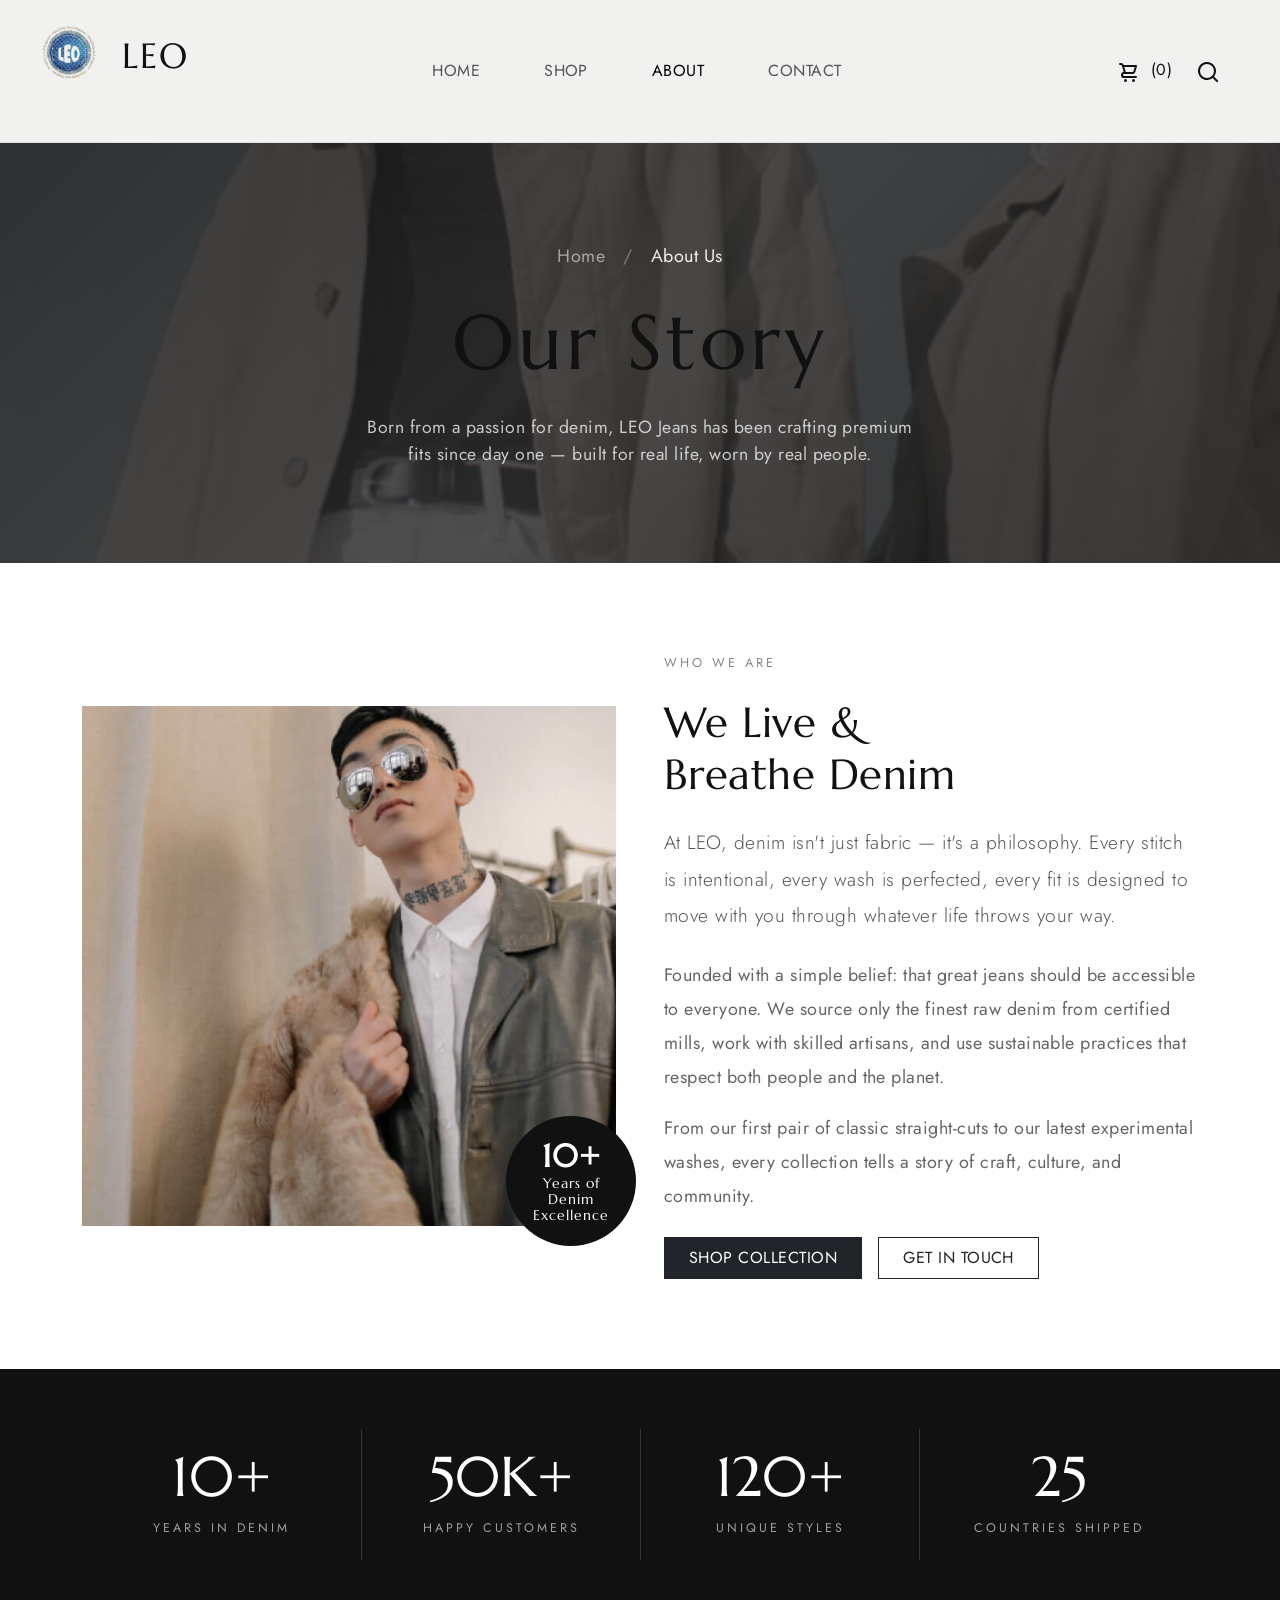
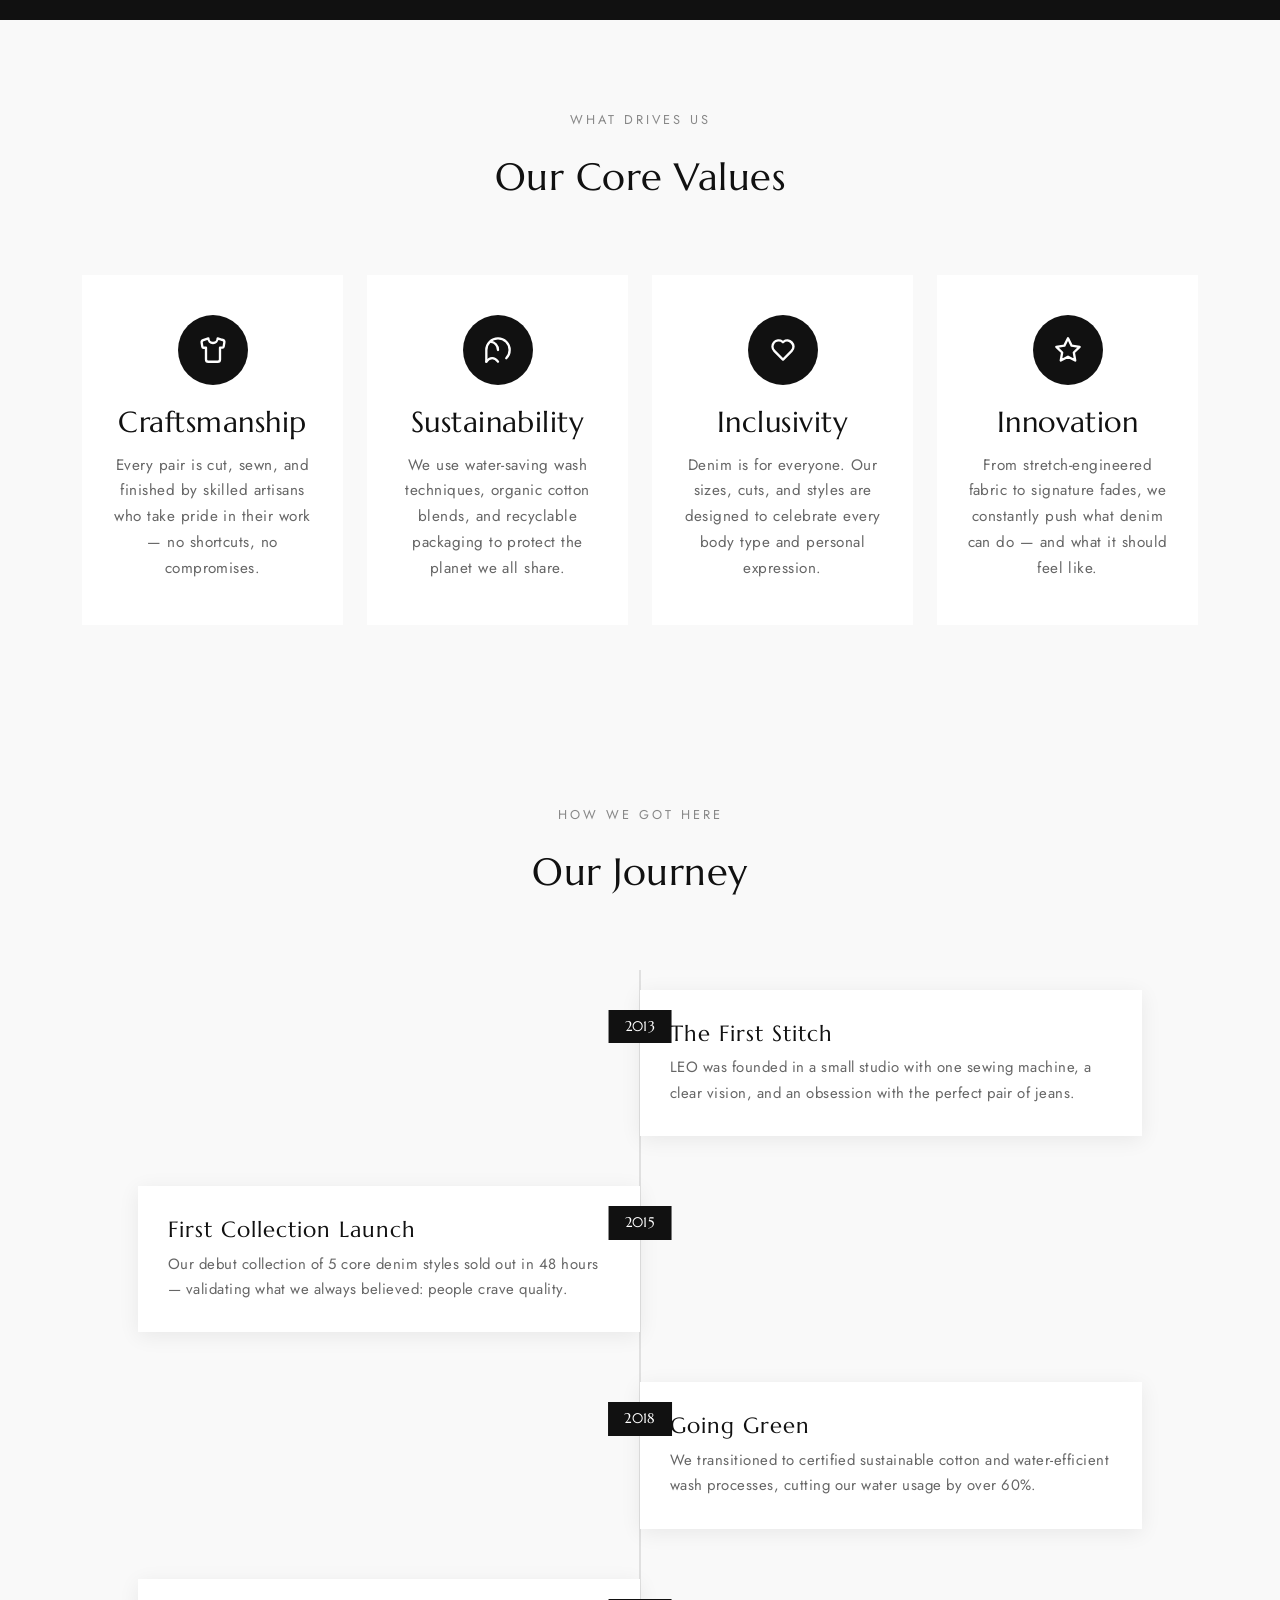
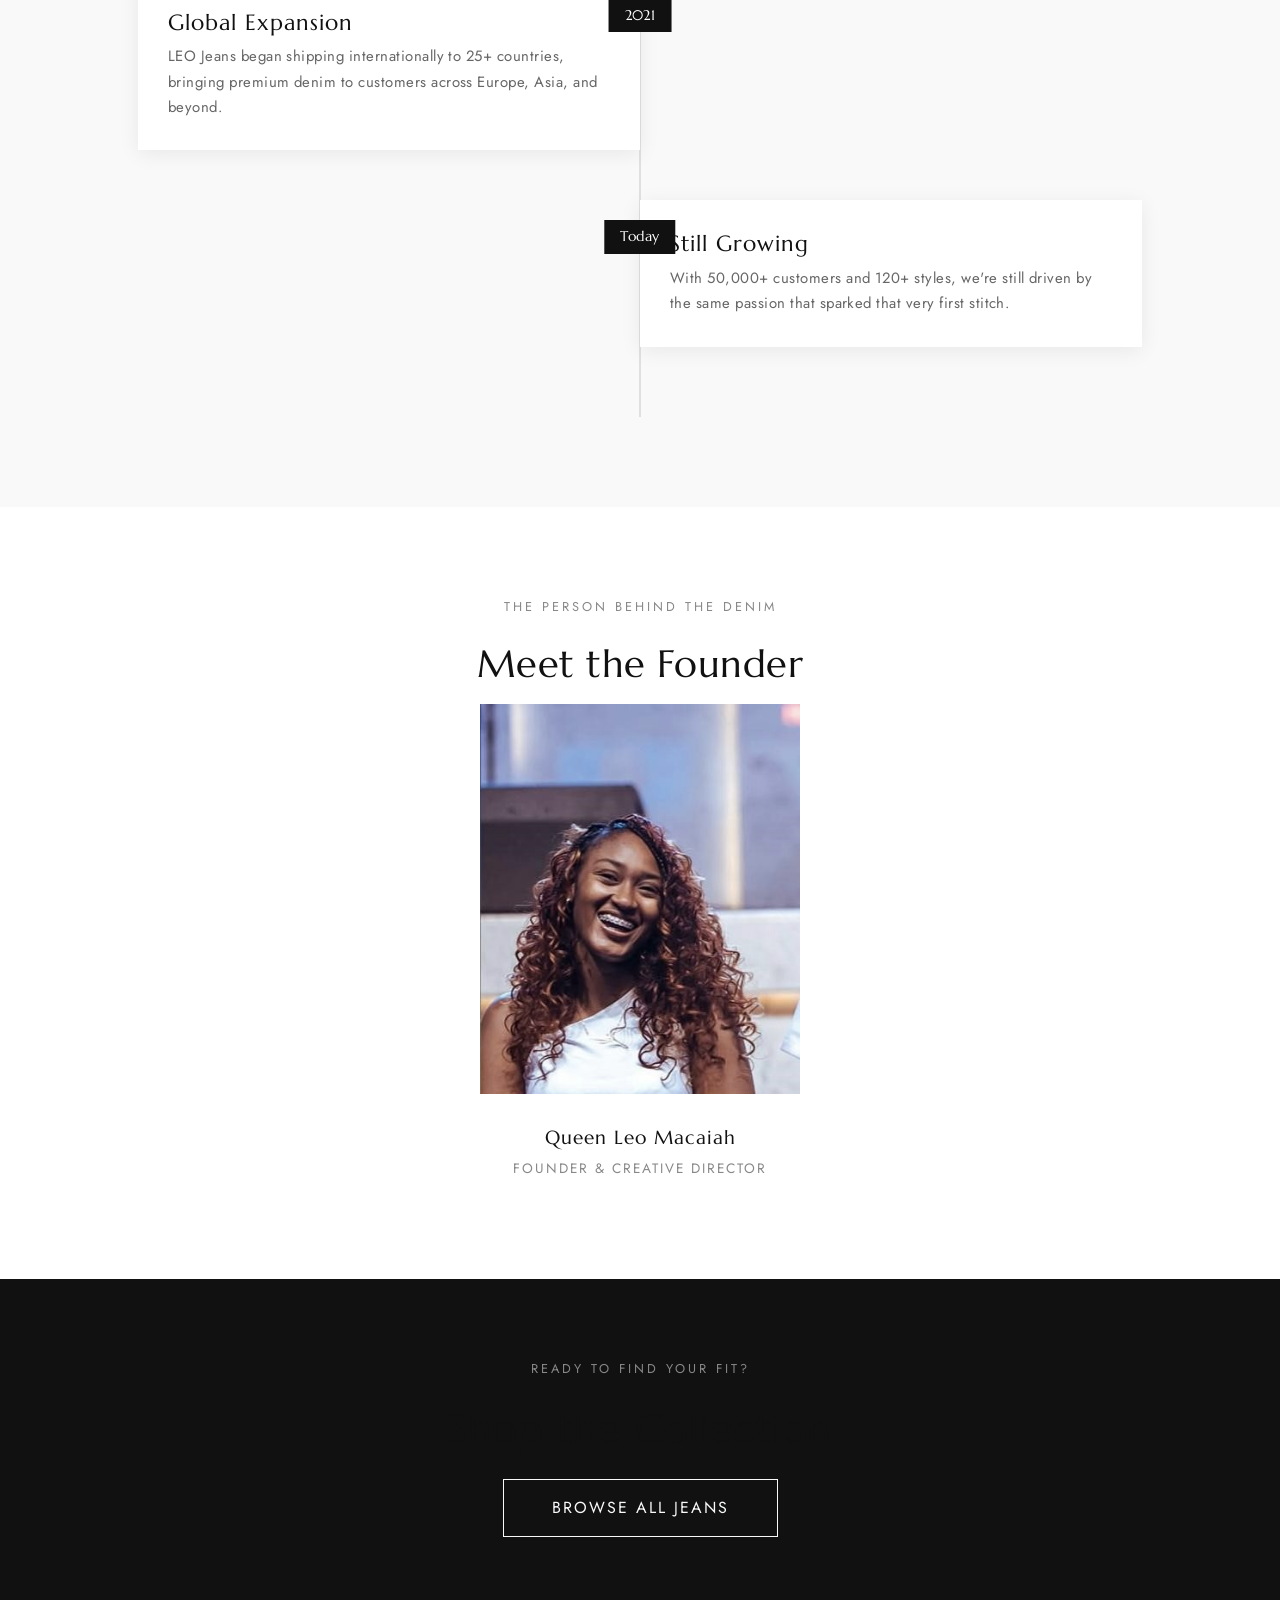
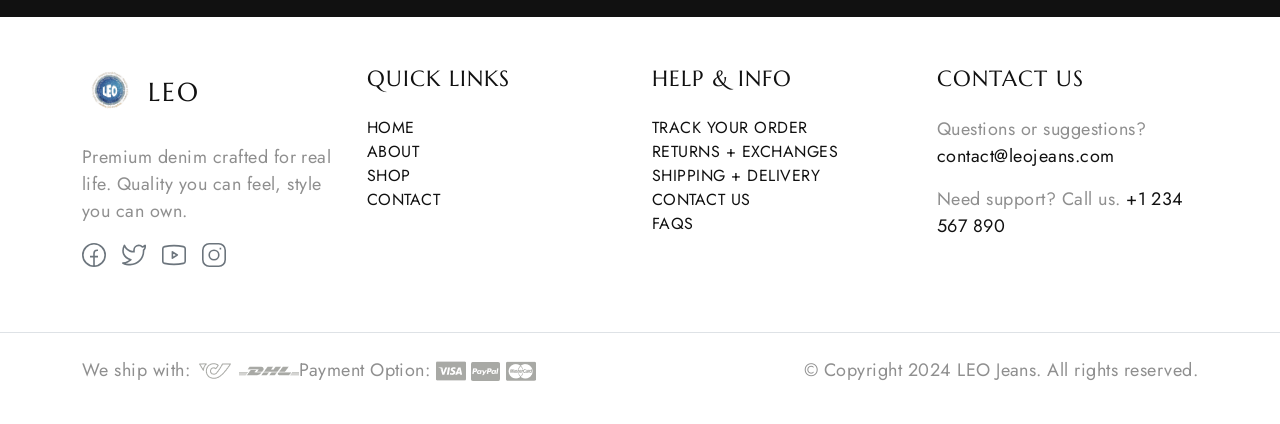
<file: about.html>
<!doctype html>
<html lang="en">

<head>
  <title>About Us - LEO Jeans</title>
  <meta charset="utf-8" />
  <meta http-equiv="X-UA-Compatible" content="IE=edge" />
  <meta name="viewport" content="width=device-width, initial-scale=1.0" />
  <meta name="description" content="Learn the story behind LEO Jeans - premium denim crafted for modern life." />
  <link href="https://cdn.jsdelivr.net/npm/bootstrap@5.3.0-alpha3/dist/css/bootstrap.min.css" rel="stylesheet"
    integrity="sha384-KK94CHFLLe+nY2dmCWGMq91rCGa5gtU4mk92HdvYe+M/SXH301p5ILy+dN9+nJOZ" crossorigin="anonymous" />
  <link rel="stylesheet" type="text/css" href="css/vendor.css" />
  <link rel="stylesheet" href="https://cdn.jsdelivr.net/npm/swiper@9/swiper-bundle.min.css" />
  <link rel="stylesheet" type="text/css" href="style.css" />
  <link rel="preconnect" href="https://fonts.googleapis.com" />
  <link rel="preconnect" href="https://fonts.gstatic.com" crossorigin />
  <link
    href="https://fonts.googleapis.com/css2?family=Jost:ital,wght@0,300;0,400;0,500;0,700;1,300;1,400;1,500;1,700&family=Marcellus&display=swap"
    rel="stylesheet" />
  <style>
    /* Page-specific styles */
    .page-hero {
      background: linear-gradient(135deg, #1a1a1a 0%, #2d2d2d 50%, #1a1a1a 100%);
      color: #fff;
      padding: 100px 0 80px;
      position: relative;
      overflow: hidden;
    }

    .page-hero::before {
      content: '';
      position: absolute;
      inset: 0;
      background: url('images/banner-image-1.jpg') center/cover no-repeat;
      opacity: 0.18;
    }

    .page-hero h1 {
      font-family: 'Marcellus', serif;
      font-size: clamp(2.5rem, 6vw, 5rem);
      letter-spacing: 4px;
      position: relative;
    }

    .page-hero p {
      font-size: 1.1rem;
      color: rgba(255, 255, 255, 0.75);
      position: relative;
    }

    .breadcrumb-item a {
      color: rgba(255, 255, 255, 0.6);
      text-decoration: none;
    }

    .breadcrumb-item.active {
      color: #fff;
    }

    .breadcrumb-item+.breadcrumb-item::before {
      color: rgba(255, 255, 255, 0.4);
    }

    /* Story section */
    .about-story {
      padding: 90px 0;
    }

    .about-story .lead {
      font-size: 1.2rem;
      line-height: 1.9;
      color: #555;
    }

    .story-image-wrap {
      position: relative;
    }

    .story-image-wrap img {
      width: 100%;
      height: 520px;
      object-fit: cover;
    }

    .story-badge {
      position: absolute;
      bottom: -20px;
      right: -20px;
      background: #111;
      color: #fff;
      width: 130px;
      height: 130px;
      border-radius: 50%;
      display: flex;
      flex-direction: column;
      align-items: center;
      justify-content: center;
      font-family: 'Marcellus', serif;
      text-align: center;
      line-height: 1.2;
      font-size: 0.85rem;
      letter-spacing: 1px;
    }

    .story-badge span {
      font-size: 2rem;
      font-weight: 700;
      display: block;
    }

    /* Stats bar */
    .stats-bar {
      background: #111;
      color: #fff;
      padding: 60px 0;
    }

    .stat-item {
      text-align: center;
      padding: 20px;
    }

    .stat-item .stat-number {
      font-family: 'Marcellus', serif;
      font-size: 3.5rem;
      display: block;
      line-height: 1;
      margin-bottom: 8px;
    }

    .stat-item .stat-label {
      text-transform: uppercase;
      letter-spacing: 3px;
      font-size: 0.78rem;
      color: rgba(255, 255, 255, 0.6);
    }

    .stat-divider {
      border-left: 1px solid rgba(255, 255, 255, 0.15);
    }

    /* Values section */
    .values-section {
      padding: 90px 0;
      background: #f9f9f9;
    }

    .value-card {
      background: #fff;
      padding: 40px 30px;
      text-align: center;
      border-bottom: 3px solid transparent;
      transition: border-color 0.3s, box-shadow 0.3s, transform 0.3s;
      height: 100%;
    }

    .value-card:hover {
      border-color: #111;
      box-shadow: 0 10px 40px rgba(0, 0, 0, 0.1);
      transform: translateY(-5px);
    }

    .value-icon {
      width: 70px;
      height: 70px;
      background: #111;
      color: #fff;
      border-radius: 50%;
      display: flex;
      align-items: center;
      justify-content: center;
      margin: 0 auto 20px;
      font-size: 1.6rem;
    }

    .value-card h4 {
      font-family: 'Marcellus', serif;
      margin-bottom: 12px;
    }

    .value-card p {
      color: #666;
      font-size: 0.95rem;
      line-height: 1.7;
      margin: 0;
    }

    /* Team section */
    .team-section {
      padding: 90px 0;
    }

    .team-card {
      text-align: center;
    }

    .team-img-wrap {
      position: relative;
      overflow: hidden;
      margin-bottom: 20px;
    }

    .team-img-wrap img {
      width: 100%;
      height: 340px;
      object-fit: cover;
      transition: transform 0.5s ease;
      filter: grayscale(20%);
    }

    .team-card:hover .team-img-wrap img {
      transform: scale(1.05);
      filter: grayscale(0%);
    }

    .team-overlay {
      position: absolute;
      bottom: 0;
      left: 0;
      right: 0;
      background: linear-gradient(transparent, rgba(0, 0, 0, 0.7));
      padding: 30px 20px 15px;
      transform: translateY(100%);
      transition: transform 0.4s ease;
    }

    .team-card:hover .team-overlay {
      transform: translateY(0);
    }

    .team-social a {
      color: #fff;
      margin: 0 6px;
      font-size: 1.1rem;
      text-decoration: none;
      opacity: 0.85;
      transition: opacity 0.2s;
    }

    .team-social a:hover {
      opacity: 1;
    }

    .team-card h5 {
      font-family: 'Marcellus', serif;
      font-size: 1.2rem;
      margin-bottom: 4px;
    }

    .team-card .role {
      color: #888;
      font-size: 0.85rem;
      text-transform: uppercase;
      letter-spacing: 2px;
    }

    /* Timeline */
    .timeline-section {
      padding: 90px 0;
      background: #f9f9f9;
    }

    .timeline {
      position: relative;
      padding: 20px 0;
    }

    .timeline::before {
      content: '';
      position: absolute;
      left: 50%;
      top: 0;
      bottom: 0;
      width: 2px;
      background: #e0e0e0;
      transform: translateX(-50%);
    }

    .timeline-item {
      display: flex;
      margin-bottom: 50px;
      position: relative;
    }

    .timeline-item:nth-child(odd) {
      flex-direction: row-reverse;
    }

    .timeline-content {
      width: 45%;
      background: #fff;
      padding: 30px;
      box-shadow: 0 4px 20px rgba(0, 0, 0, 0.07);
      position: relative;
    }

    .timeline-item:nth-child(odd) .timeline-content {
      margin-right: 5%;
    }

    .timeline-item:nth-child(even) .timeline-content {
      margin-left: 5%;
    }

    .timeline-year {
      position: absolute;
      left: 50%;
      top: 20px;
      transform: translateX(-50%);
      background: #111;
      color: #fff;
      padding: 6px 16px;
      font-family: 'Marcellus', serif;
      font-size: 0.9rem;
      white-space: nowrap;
      z-index: 1;
    }

    .timeline-content h5 {
      font-family: 'Marcellus', serif;
      margin-bottom: 8px;
    }

    .timeline-content p {
      color: #666;
      font-size: 0.93rem;
      line-height: 1.7;
      margin: 0;
    }

    @media (max-width: 768px) {
      .timeline::before {
        left: 20px;
      }

      .timeline-item,
      .timeline-item:nth-child(odd) {
        flex-direction: column;
      }

      .timeline-content,
      .timeline-item:nth-child(odd) .timeline-content,
      .timeline-item:nth-child(even) .timeline-content {
        width: 100%;
        margin: 0 0 0 50px;
      }

      .timeline-year {
        left: 20px;
        top: 0;
        transform: translateX(-50%);
      }

      .story-badge {
        right: 0;
        bottom: 0;
        width: 100px;
        height: 100px;
      }
    }
  </style>
</head>

<body>
  <!-- SVG Sprite (shared icons) -->
  <svg xmlns="http://www.w3.org/2000/svg" style="display: none">
    <defs>
      <symbol xmlns="http://www.w3.org/2000/svg" id="instagram" viewBox="0 0 15 15">
        <path fill="none" stroke="currentColor"
          d="M11 3.5h1M4.5.5h6a4 4 0 0 1 4 4v6a4 4 0 0 1-4 4h-6a4 4 0 0 1-4-4v-6a4 4 0 0 1 4-4Zm3 10a3 3 0 1 1 0-6a3 3 0 0 1 0 6Z" />
      </symbol>
      <symbol xmlns="http://www.w3.org/2000/svg" id="facebook" viewBox="0 0 15 15">
        <path fill="none" stroke="currentColor"
          d="M7.5 14.5a7 7 0 1 1 0-14a7 7 0 0 1 0 14Zm0 0v-8a2 2 0 0 1 2-2h.5m-5 4h5" />
      </symbol>
      <symbol xmlns="http://www.w3.org/2000/svg" id="twitter" viewBox="0 0 15 15">
        <path fill="currentColor"
          d="m14.478 1.5l.5-.033a.5.5 0 0 0-.871-.301l.371.334Zm-.498 2.959a.5.5 0 1 0-1 0h1Zm-6.49.082h-.5h.5Zm0 .959h.5h-.5Zm-6.99 7V12a.5.5 0 0 0-.278.916L.5 12.5Zm.998-11l.469-.175a.5.5 0 0 0-.916-.048l.447.223Zm3.994 9l.354.353a.5.5 0 0 0-.195-.827l-.159.474Zm7.224-8.027l-.37.336l.18.199l.265-.04l-.075-.495Zm1.264-.94c.051.778.003 1.25-.123 1.606c-.122.345-.336.629-.723 1l.692.722c.438-.42.776-.832.974-1.388c.193-.546.232-1.178.177-2.006l-.998.066Zm0 3.654V4.46h-1v.728h1Zm-6.99-.646V5.5h1v-.959h-1Zm0 .959V6h1v-.5h-1ZM10.525 1a3.539 3.539 0 0 0-3.537 3.541h1A2.539 2.539 0 0 1 10.526 2V1Zm2.454 4.187C12.98 9.503 9.487 13 5.18 13v1c4.86 0 8.8-3.946 8.8-8.813h-1ZM1.03 1.675C1.574 3.127 3.614 6 7.49 6V5C4.174 5 2.421 2.54 1.966 1.325l-.937.35Zm.021-.398C.004 3.373-.157 5.407.604 7.139c.759 1.727 2.392 3.055 4.73 3.835l.317-.948c-2.155-.72-3.518-1.892-4.132-3.29c-.612-1.393-.523-3.11.427-5.013l-.895-.446Zm4.087 8.87C4.536 10.75 2.726 12 .5 12v1c2.566 0 4.617-1.416 5.346-2.147l-.708-.706Zm7.949-8.009A3.445 3.445 0 0 0 10.526 1v1c.721 0 1.37.311 1.82.809l.74-.671Zm-.296.83a3.513 3.513 0 0 0 2.06-1.134l-.744-.668a2.514 2.514 0 0 1-1.466.813l.15.989ZM.222 12.916C1.863 14.01 3.583 14 5.18 14v-1c-1.63 0-3.048-.011-4.402-.916l-.556.832Z" />
      </symbol>
      <symbol xmlns="http://www.w3.org/2000/svg" id="pinterest" viewBox="0 0 15 15">
        <path fill="none" stroke="currentColor"
          d="m4.5 13.5l3-7m-3.236 3a2.989 2.989 0 0 1-.764-2V7A3.5 3.5 0 0 1 7 3.5h1A3.5 3.5 0 0 1 11.5 7v.5a3 3 0 0 1-3 3a2.081 2.081 0 0 1-1.974-1.423L6.5 9m1 5.5a7 7 0 1 1 0-14a7 7 0 0 1 0 14Z" />
      </symbol>
      <symbol xmlns="http://www.w3.org/2000/svg" id="youtube" viewBox="0 0 15 15">
        <path fill="currentColor"
          d="m1.61 12.738l-.104.489l.105-.489Zm11.78 0l.104.489l-.105-.489Zm0-10.476l.104-.489l-.105.489Zm-11.78 0l.106.489l-.105-.489ZM6.5 5.5l.277-.416A.5.5 0 0 0 6 5.5h.5Zm0 4H6a.5.5 0 0 0 .777.416L6.5 9.5Zm3-2l.277.416a.5.5 0 0 0 0-.832L9.5 7.5ZM0 3.636v7.728h1V3.636H0Zm15 7.728V3.636h-1v7.728h1ZM1.506 13.227c3.951.847 8.037.847 11.988 0l-.21-.978a27.605 27.605 0 0 1-11.568 0l-.21.978ZM13.494 1.773a28.606 28.606 0 0 0-11.988 0l.21.978a27.607 27.607 0 0 1 11.568 0l.21-.978ZM15 3.636c0-.898-.628-1.675-1.506-1.863l-.21.978c.418.09.716.458.716.885h1Zm-1 7.728a.905.905 0 0 1-.716.885l.21.978A1.905 1.905 0 0 0 15 11.364h-1Zm-14 0c0 .898.628 1.675 1.506 1.863l.21-.978A.905.905 0 0 1 1 11.364H0Zm1-7.728c0-.427.298-.796.716-.885l-.21-.978A1.905 1.905 0 0 0 0 3.636h1ZM6 5.5v4h1v-4H6Zm.777 4.416l3-2l-.554-.832l-3 2l.554.832Zm3-2.832l-3-2l-.554.832l3 2l.554-.832Z" />
      </symbol>
      <symbol xmlns="http://www.w3.org/2000/svg" id="cart" viewBox="0 0 24 24">
        <path fill="currentColor"
          d="M8.5 19a1.5 1.5 0 1 0 1.5 1.5A1.5 1.5 0 0 0 8.5 19ZM19 16H7a1 1 0 0 1 0-2h8.491a3.013 3.013 0 0 0 2.885-2.176l1.585-5.55A1 1 0 0 0 19 5H6.74a3.007 3.007 0 0 0-2.82-2H3a1 1 0 0 0 0 2h.921a1.005 1.005 0 0 1 .962.725l.155.545v.005l1.641 5.742A3 3 0 0 0 7 18h12a1 1 0 0 0 0-2Zm-1.326-9l-1.22 4.274a1.005 1.005 0 0 1-.963.726H8.754l-.255-.892L7.326 7ZM16.5 19a1.5 1.5 0 1 0 1.5 1.5a1.5 1.5 0 0 0-1.5-1.5Z" />
      </symbol>
      <symbol xmlns="http://www.w3.org/2000/svg" id="search" viewBox="0 0 24 24">
        <path fill="currentColor"
          d="M21.71 20.29L18 16.61A9 9 0 1 0 16.61 18l3.68 3.68a1 1 0 0 0 1.42 0a1 1 0 0 0 0-1.39ZM11 18a7 7 0 1 1 7-7a7 7 0 0 1-7 7Z" />
      </symbol>
      <symbol xmlns="http://www.w3.org/2000/svg" id="arrow-left" viewBox="0 0 24 24">
        <path fill="currentColor"
          d="M17 11H9.41l3.3-3.29a1 1 0 1 0-1.42-1.42l-5 5a1 1 0 0 0-.21.33a1 1 0 0 0 0 .76a1 1 0 0 0 .21.33l5 5a1 1 0 0 0 1.42 0a1 1 0 0 0 0-1.42L9.41 13H17a1 1 0 0 0 0-2Z" />
      </symbol>
      <symbol xmlns="http://www.w3.org/2000/svg" id="arrow-right" viewBox="0 0 24 24">
        <path fill="currentColor"
          d="M17.92 11.62a1 1 0 0 0-.21-.33l-5-5a1 1 0 0 0-1.42 1.42l3.3 3.29H7a1 1 0 0 0 0 2h7.59l-3.3 3.29a1 1 0 0 0 0 1.42a1 1 0 0 0 1.42 0l5-5a1 1 0 0 0 .21-.33a1 1 0 0 0 0-.76Z" />
      </symbol>
    </defs>
  </svg>

  <!-- Preloader -->
  <div class="preloader text-white fs-6 text-uppercase overflow-hidden"></div>

  <!-- Cart Offcanvas -->
  <div class="offcanvas offcanvas-end" data-bs-scroll="true" tabindex="-1" id="offcanvasCart" aria-labelledby="My Cart">
    <div class="offcanvas-header justify-content-center">
      <button type="button" class="btn-close" data-bs-dismiss="offcanvas" aria-label="Close"></button>
    </div>
    <div class="offcanvas-body">
      <div class="order-md-last">
        <h4 class="d-flex justify-content-between align-items-center mb-3">
          <span class="text-primary">Your denim cart</span>
          <span class="badge bg-primary rounded-pill">0</span>
        </h4>
        <ul class="list-group mb-3" id="cartList">
          <li class="list-group-item d-flex justify-content-between"><span class="text-muted">Your cart is empty.</span>
          </li>
        </ul>
        <a href="checkout.html" class="w-100 btn btn-primary btn-lg">Continue to Checkout</a>
      </div>
    </div>
  </div>

  <!-- Search Popup -->
  <div class="search-popup">
    <div class="search-popup-container">
      <form role="search" method="get" class="form-group" action="">
        <input type="search" id="search-form" class="form-control border-0 border-bottom"
          placeholder="Type and press enter" value="" name="s" />
        <button type="submit" class="search-submit border-0 position-absolute bg-white" style="top: 15px; right: 15px">
          <svg class="search" width="24" height="24">
            <use xlink:href="#search"></use>
          </svg>
        </button>
      </form>
      <h5 class="cat-list-title">Browse Categories</h5>
      <ul class="cat-list">
        <li class="cat-list-item"><a href="shop.html" title="Skinny Jeans">Skinny Jeans</a></li>
        <li class="cat-list-item"><a href="shop.html" title="Straight Jeans">Straight Jeans</a></li>
        <li class="cat-list-item"><a href="shop.html" title="Denim Jackets">Denim Jackets</a></li>
        <li class="cat-list-item"><a href="shop.html" title="Denim Shorts">Denim Shorts</a></li>
      </ul>
    </div>
  </div>

  <!-- Navbar -->
  <nav class="navbar navbar-expand-lg bg-light text-uppercase fs-6 p-3 border-bottom align-items-center">
    <div class="container-fluid">
      <div class="row justify-content-between align-items-center w-100">
        <div class="col-auto me-auto me-lg-0">
          <a class="navbar-brand text-white" href="index.html">
            <span style="display: flex; align-items: center; gap: 12px">
              <img src="images/Leo_logo-removebg-preview.png" alt="Leo Logo" style="height: 80px; width: auto" />
              <span
                style="font-size: 2.2rem; font-family: 'Marcellus', Roboto, sans-serif; font-weight: 400; color: #111; letter-spacing: 2px;">LEO</span>
            </span>
          </a>
        </div>
        <div class="col-auto order-last order-lg-0">
          <button class="navbar-toggler" type="button" data-bs-toggle="offcanvas" data-bs-target="#offcanvasNavbar"
            aria-controls="offcanvasNavbar">
            <span class="navbar-toggler-icon"></span>
          </button>
          <div class="offcanvas offcanvas-end" tabindex="-1" id="offcanvasNavbar"
            aria-labelledby="offcanvasNavbarLabel">
            <div class="offcanvas-header">
              <h5 class="offcanvas-title" id="offcanvasNavbarLabel">Menu</h5>
              <button type="button" class="btn-close text-reset" data-bs-dismiss="offcanvas"
                aria-label="Close"></button>
            </div>
            <div class="offcanvas-body">
              <ul class="navbar-nav justify-content-end flex-grow-1 gap-1 gap-md-5 pe-3">
                <li class="nav-item"><a class="nav-link" href="index.html">Home</a></li>
                <li class="nav-item"><a class="nav-link" href="shop.html">Shop</a></li>
                <li class="nav-item"><a class="nav-link active" href="about.html">About</a></li>
                <li class="nav-item"><a class="nav-link" href="contact.html">Contact</a></li>
              </ul>
            </div>
          </div>
        </div>
        <div class="col-auto">
          <ul class="list-unstyled d-flex m-0">
            <li class="d-none d-lg-block">
              <a href="#" class="mx-3" data-bs-toggle="offcanvas" data-bs-target="#offcanvasCart"
                aria-controls="offcanvasCart">
                <svg width="24" height="24" viewBox="0 0 24 24">
                  <use xlink:href="#cart"></use>
                </svg>
                <span class="cart-count ms-1">(0)</span>
              </a>
            </li>
            <li class="d-lg-none">
              <a href="#" class="mx-2" data-bs-toggle="offcanvas" data-bs-target="#offcanvasCart">
                <svg width="24" height="24" viewBox="0 0 24 24">
                  <use xlink:href="#cart"></use>
                </svg>
              </a>
            </li>
            <li class="search-box mx-2">
              <a href="#search" class="search-button">
                <svg width="24" height="24" viewBox="0 0 24 24">
                  <use xlink:href="#search"></use>
                </svg>
              </a>
            </li>
          </ul>
        </div>
      </div>
    </div>
  </nav>

  <!-- Page Hero -->
  <section class="page-hero">
    <div class="container text-center">
      <nav aria-label="breadcrumb" class="mb-3">
        <ol class="breadcrumb justify-content-center" style="background:transparent">
          <li class="breadcrumb-item"><a href="index.html">Home</a></li>
          <li class="breadcrumb-item active" aria-current="page">About Us</li>
        </ol>
      </nav>
      <h1 class="mb-4">Our Story</h1>
      <p class="mx-auto" style="max-width: 560px;">Born from a passion for denim, LEO Jeans has been crafting premium
        fits since day one — built for real life, worn by real people.</p>
    </div>
  </section>

  <!-- Story Section -->
  <section class="about-story">
    <div class="container">
      <div class="row align-items-center g-5">
        <div class="col-lg-6" data-aos="fade-right">
          <div class="story-image-wrap">
            <img src="images/banner-image-4.jpg" alt="LEO Jeans Story" />
            <div class="story-badge">
              <span>10+</span>
              Years of<br>Denim<br>Excellence
            </div>
          </div>
        </div>
        <div class="col-lg-6" data-aos="fade-left" data-aos-delay="200">
          <p class="text-uppercase letter-spacing-3 mb-2" style="font-size: 0.8rem; letter-spacing: 3px; color: #888;">
            Who We Are</p>
          <h2 class="section-title mb-4" style="font-size: 2.6rem;">We Live &amp;<br>Breathe Denim</h2>
          <p class="lead mb-4">At LEO, denim isn't just fabric — it's a philosophy. Every stitch is intentional, every
            wash is perfected, every fit is designed to move with you through whatever life throws your way.</p>
          <p style="color: #666; line-height: 1.9;">Founded with a simple belief: that great jeans should be accessible
            to everyone. We source only the finest raw denim from certified mills, work with skilled artisans, and use
            sustainable practices that respect both people and the planet.</p>
          <p style="color: #666; line-height: 1.9;">From our first pair of classic straight-cuts to our latest
            experimental washes, every collection tells a story of craft, culture, and community.</p>
          <div class="mt-4 d-flex gap-3 flex-wrap">
            <a href="shop.html" class="btn btn-dark text-uppercase px-4 py-2 letter-spacing-2">Shop Collection</a>
            <a href="contact.html" class="btn btn-outline-dark text-uppercase px-4 py-2">Get In Touch</a>
          </div>
        </div>
      </div>
    </div>
  </section>

  <!-- Stats Bar -->
  <section class="stats-bar">
    <div class="container">
      <div class="row g-0 text-center">
        <div class="col-6 col-md-3 stat-item">
          <span class="stat-number" data-count="10">10+</span>
          <span class="stat-label">Years in Denim</span>
        </div>
        <div class="col-6 col-md-3 stat-item stat-divider">
          <span class="stat-number" data-count="50">50K+</span>
          <span class="stat-label">Happy Customers</span>
        </div>
        <div class="col-6 col-md-3 stat-item stat-divider">
          <span class="stat-number" data-count="120">120+</span>
          <span class="stat-label">Unique Styles</span>
        </div>
        <div class="col-6 col-md-3 stat-item stat-divider">
          <span class="stat-number" data-count="25">25</span>
          <span class="stat-label">Countries Shipped</span>
        </div>
      </div>
    </div>
  </section>

  <!-- Values Section -->
  <section class="values-section">
    <div class="container">
      <div class="row justify-content-center mb-5">
        <div class="col-md-7 text-center">
          <p class="text-uppercase mb-2" style="font-size: 0.8rem; letter-spacing: 3px; color: #888;">What Drives Us</p>
          <h2 class="section-title" style="font-size: 2.4rem;">Our Core Values</h2>
        </div>
      </div>
      <div class="row g-4">
        <div class="col-sm-6 col-lg-3" data-aos="fade-up" data-aos-delay="0">
          <div class="value-card">
            <div class="value-icon"><svg width="28" height="28" viewBox="0 0 24 24" fill="none" stroke="currentColor"
                stroke-width="2" stroke-linecap="round" stroke-linejoin="round">
                <path
                  d="M20.38 3.46L16 2a4 4 0 0 1-8 0L3.62 3.46a2 2 0 0 0-1.34 2.23l.58 3.57a1 1 0 0 0 .99.84H6v10c0 1.1.9 2 2 2h8a2 2 0 0 0 2-2V10h2.15a1 1 0 0 0 .99-.84l.58-3.57a2 2 0 0 0-1.34-2.23z" />
              </svg></div>
            <h4>Craftsmanship</h4>
            <p>Every pair is cut, sewn, and finished by skilled artisans who take pride in their work — no shortcuts, no
              compromises.</p>
          </div>
        </div>
        <div class="col-sm-6 col-lg-3" data-aos="fade-up" data-aos-delay="100">
          <div class="value-card">
            <div class="value-icon"><svg width="28" height="28" viewBox="0 0 24 24" fill="none" stroke="currentColor"
                stroke-width="2" stroke-linecap="round" stroke-linejoin="round">
                <path d="M2 22c1.25-1.67 2.5-3 5-3s3.75 1.33 5 3" />
                <path d="M2 22V12c0-5.52 4.48-10 10-10s10 4.48 10 10c0 2.76-1.12 5.26-2.93 7.07" />
                <path d="M12 12C12 8 9 5 6 5" />
              </svg></div>
            <h4>Sustainability</h4>
            <p>We use water-saving wash techniques, organic cotton blends, and recyclable packaging to protect the
              planet we all share.</p>
          </div>
        </div>
        <div class="col-sm-6 col-lg-3" data-aos="fade-up" data-aos-delay="200">
          <div class="value-card">
            <div class="value-icon"><svg width="28" height="28" viewBox="0 0 24 24" fill="currentColor">
                <path
                  d="M20.16 4.61A6.27 6.27 0 0 0 12 4a6.27 6.27 0 0 0-8.16 9.48l7.45 7.45a1 1 0 0 0 1.42 0l7.45-7.45a6.27 6.27 0 0 0 0-8.87Zm-1.41 7.46L12 18.81l-6.75-6.74a4.28 4.28 0 0 1 3-7.3a4.25 4.25 0 0 1 3 1.25a1 1 0 0 0 1.42 0a4.27 4.27 0 0 1 6 6.05Z" />
              </svg></div>
            <h4>Inclusivity</h4>
            <p>Denim is for everyone. Our sizes, cuts, and styles are designed to celebrate every body type and personal
              expression.</p>
          </div>
        </div>
        <div class="col-sm-6 col-lg-3" data-aos="fade-up" data-aos-delay="300">
          <div class="value-card">
            <div class="value-icon"><svg width="28" height="28" viewBox="0 0 24 24" fill="none" stroke="currentColor"
                stroke-width="2" stroke-linecap="round" stroke-linejoin="round">
                <polygon
                  points="12 2 15.09 8.26 22 9.27 17 14.14 18.18 21.02 12 17.77 5.82 21.02 7 14.14 2 9.27 8.91 8.26 12 2" />
              </svg></div>
            <h4>Innovation</h4>
            <p>From stretch-engineered fabric to signature fades, we constantly push what denim can do — and what it
              should feel like.</p>
          </div>
        </div>
      </div>
    </div>
  </section>

  <!-- Timeline -->
  <section class="timeline-section">
    <div class="container">
      <div class="row justify-content-center mb-5">
        <div class="col-md-7 text-center">
          <p class="text-uppercase mb-2" style="font-size: 0.8rem; letter-spacing: 3px; color: #888;">How We Got Here
          </p>
          <h2 class="section-title" style="font-size: 2.4rem;">Our Journey</h2>
        </div>
      </div>
      <div class="timeline">
        <div class="timeline-item">
          <div class="timeline-year">2013</div>
          <div class="timeline-content">
            <h5>The First Stitch</h5>
            <p>LEO was founded in a small studio with one sewing machine, a clear vision, and an obsession with the
              perfect pair of jeans.</p>
          </div>
        </div>
        <div class="timeline-item">
          <div class="timeline-year">2015</div>
          <div class="timeline-content">
            <h5>First Collection Launch</h5>
            <p>Our debut collection of 5 core denim styles sold out in 48 hours — validating what we always believed:
              people crave quality.</p>
          </div>
        </div>
        <div class="timeline-item">
          <div class="timeline-year">2018</div>
          <div class="timeline-content">
            <h5>Going Green</h5>
            <p>We transitioned to certified sustainable cotton and water-efficient wash processes, cutting our water
              usage by over 60%.</p>
          </div>
        </div>
        <div class="timeline-item">
          <div class="timeline-year">2021</div>
          <div class="timeline-content">
            <h5>Global Expansion</h5>
            <p>LEO Jeans began shipping internationally to 25+ countries, bringing premium denim to customers across
              Europe, Asia, and beyond.</p>
          </div>
        </div>
        <div class="timeline-item">
          <div class="timeline-year">Today</div>
          <div class="timeline-content">
            <h5>Still Growing</h5>
            <p>With 50,000+ customers and 120+ styles, we're still driven by the same passion that sparked that very
              first stitch.</p>
          </div>
        </div>
      </div>
    </div>
  </section>

  <!-- Team Section -->
  <section class="team-section">
    <div class="container">
      <div class="row justify-content-center mb-2">
        <div class="col-md-7 text-center">
          <p class="text-uppercase mb-2" style="font-size: 0.8rem; letter-spacing: 3px; color: #888;">The Person Behind
            the Denim</p>
          <h2 class="section-title" style="font-size: 2.4rem; margin-bottom: 8px;">Meet the Founder</h2>

          <div class="team-card mx-auto mt-3" style="max-width:320px;" data-aos="fade-up" data-aos-delay="0">
            <div class="team-img-wrap">
              <img src="images/Leo profile.jpeg" alt="Team Member" />
              <div class="team-overlay">
                <div class="team-social">
                  <a href="https://www.instagram.com/queenleo_m?igsh=dmlzM2N4NWc1OTJn" target="_blank"
                    rel="noopener noreferrer"><svg width="18" height="18" viewBox="0 0 15 15">
                      <use xlink:href="#instagram"></use>
                    </svg></a>
                  <a href="#"><svg width="18" height="18" viewBox="0 0 15 15">
                      <use xlink:href="#twitter"></use>
                    </svg></a>
                </div>
              </div>
            </div>
            <h5>Queen Leo Macaiah </h5>
            <span class="role">Founder &amp; Creative Director</span>
          </div>

        </div>
      </div>
  </section>

  <!-- CTA Banner -->
  <section style="background: #111; color: #fff; padding: 80px 0; text-align: center;">
    <div class="container">
      <p class="text-uppercase mb-2" style="font-size: 0.8rem; letter-spacing: 3px; color: rgba(255,255,255,0.5);">Ready
        to Find Your Fit?</p>
      <h2 style="font-family: 'Marcellus', serif; font-size: 2.6rem; margin-bottom: 24px;">Shop the Collection</h2>
      <a href="shop.html" class="btn btn-outline-light text-uppercase px-5 py-3" style="letter-spacing: 2px;">Browse All
        Jeans</a>
    </div>
  </section>

  <!-- Footer -->
  <footer id="footer" class="mt-0">
    <div class="container">
      <div class="row d-flex flex-wrap justify-content-between py-5">
        <div class="col-md-3 col-sm-6">
          <div class="footer-menu footer-menu-001">
            <div class="footer-intro mb-4">
              <a href="index.html" style="display:flex;align-items:center;gap:10px;text-decoration:none">
                <img src="images/Leo_logo-removebg-preview.png" alt="Leo Logo" style="height:55px;width:auto" />
                <span
                  style="font-size:1.6rem;font-family:'Marcellus',Roboto,sans-serif;font-weight:400;color:#111;letter-spacing:2px">LEO</span>
              </a>
            </div>
            <p>Premium denim crafted for real life. Quality you can feel, style you can own.</p>
            <div class="social-links">
              <ul class="list-unstyled d-flex flex-wrap gap-3">
                <li><a href="#" class="text-secondary"><svg width="24" height="24" viewBox="0 0 24 24">
                      <use xlink:href="#facebook"></use>
                    </svg></a></li>
                <li><a href="#" class="text-secondary"><svg width="24" height="24" viewBox="0 0 24 24">
                      <use xlink:href="#twitter"></use>
                    </svg></a></li>
                <li><a href="#" class="text-secondary"><svg width="24" height="24" viewBox="0 0 24 24">
                      <use xlink:href="#youtube"></use>
                    </svg></a></li>
                <li><a href="#" class="text-secondary"><svg width="24" height="24" viewBox="0 0 15 15">
                      <use xlink:href="#instagram"></use>
                    </svg></a></li>
              </ul>
            </div>
          </div>
        </div>
        <div class="col-md-3 col-sm-6">
          <div class="footer-menu footer-menu-002">
            <h5 class="widget-title text-uppercase mb-4">Quick Links</h5>
            <ul class="menu-list list-unstyled text-uppercase border-animation-left fs-6">
              <li class="menu-item"><a href="index.html" class="item-anchor">Home</a></li>
              <li class="menu-item"><a href="about.html" class="item-anchor">About</a></li>
              <li class="menu-item"><a href="shop.html" class="item-anchor">Shop</a></li>
              <li class="menu-item"><a href="contact.html" class="item-anchor">Contact</a></li>
            </ul>
          </div>
        </div>
        <div class="col-md-3 col-sm-6">
          <div class="footer-menu footer-menu-003">
            <h5 class="widget-title text-uppercase mb-4">Help &amp; Info</h5>
            <ul class="menu-list list-unstyled text-uppercase border-animation-left fs-6">
              <li class="menu-item"><a href="#" class="item-anchor">Track Your Order</a></li>
              <li class="menu-item"><a href="#" class="item-anchor">Returns + Exchanges</a></li>
              <li class="menu-item"><a href="#" class="item-anchor">Shipping + Delivery</a></li>
              <li class="menu-item"><a href="contact.html" class="item-anchor">Contact Us</a></li>
              <li class="menu-item"><a href="#" class="item-anchor">FAQs</a></li>
            </ul>
          </div>
        </div>
        <div class="col-md-3 col-sm-6">
          <div class="footer-menu footer-menu-004 border-animation-left">
            <h5 class="widget-title text-uppercase mb-4">Contact Us</h5>
            <p>Questions or suggestions? <a href="mailto:contact@leojeans.com"
                class="item-anchor">contact@leojeans.com</a></p>
            <p>Need support? Call us. <a href="tel:+1234567890" class="item-anchor">+1 234 567 890</a></p>
          </div>
        </div>
      </div>
    </div>
    <div class="border-top py-4">
      <div class="container">
        <div class="row">
          <div class="col-md-6 d-flex flex-wrap">
            <div class="shipping">
              <span>We ship with:</span>
              <img src="images/arct-icon.png" alt="icon" />
              <img src="images/dhl-logo.png" alt="icon" />
            </div>
            <div class="payment-option">
              <span>Payment Option:</span>
              <img src="images/visa-card.png" alt="card" />
              <img src="images/paypal-card.png" alt="card" />
              <img src="images/master-card.png" alt="card" />
            </div>
          </div>
          <div class="col-md-6 text-end">
            <p>© Copyright 2024 LEO Jeans. All rights reserved.</p>
          </div>
        </div>
      </div>
    </div>
  </footer>

  <div id="cartToast" class="cart-toast"></div>
  <script src="js/jquery.min.js"></script>
  <script src="js/plugins.js"></script>
  <script src="js/SmoothScroll.js"></script>
  <script src="https://cdn.jsdelivr.net/npm/bootstrap@5.3.0-alpha3/dist/js/bootstrap.bundle.min.js"
    integrity="sha384-ENjdO4Dr2bkBIFxQpeoTz1HIcje39Wm4jDKdf19U8gI4ddQ3GYNS7NTKfAdVQSZe"
    crossorigin="anonymous"></script>
  <script src="https://cdn.jsdelivr.net/npm/swiper@9/swiper-bundle.min.js"></script>
  <script src="js/script.min.js"></script>
  <script src="js/cart.js"></script>
</body>

</html>
</file>
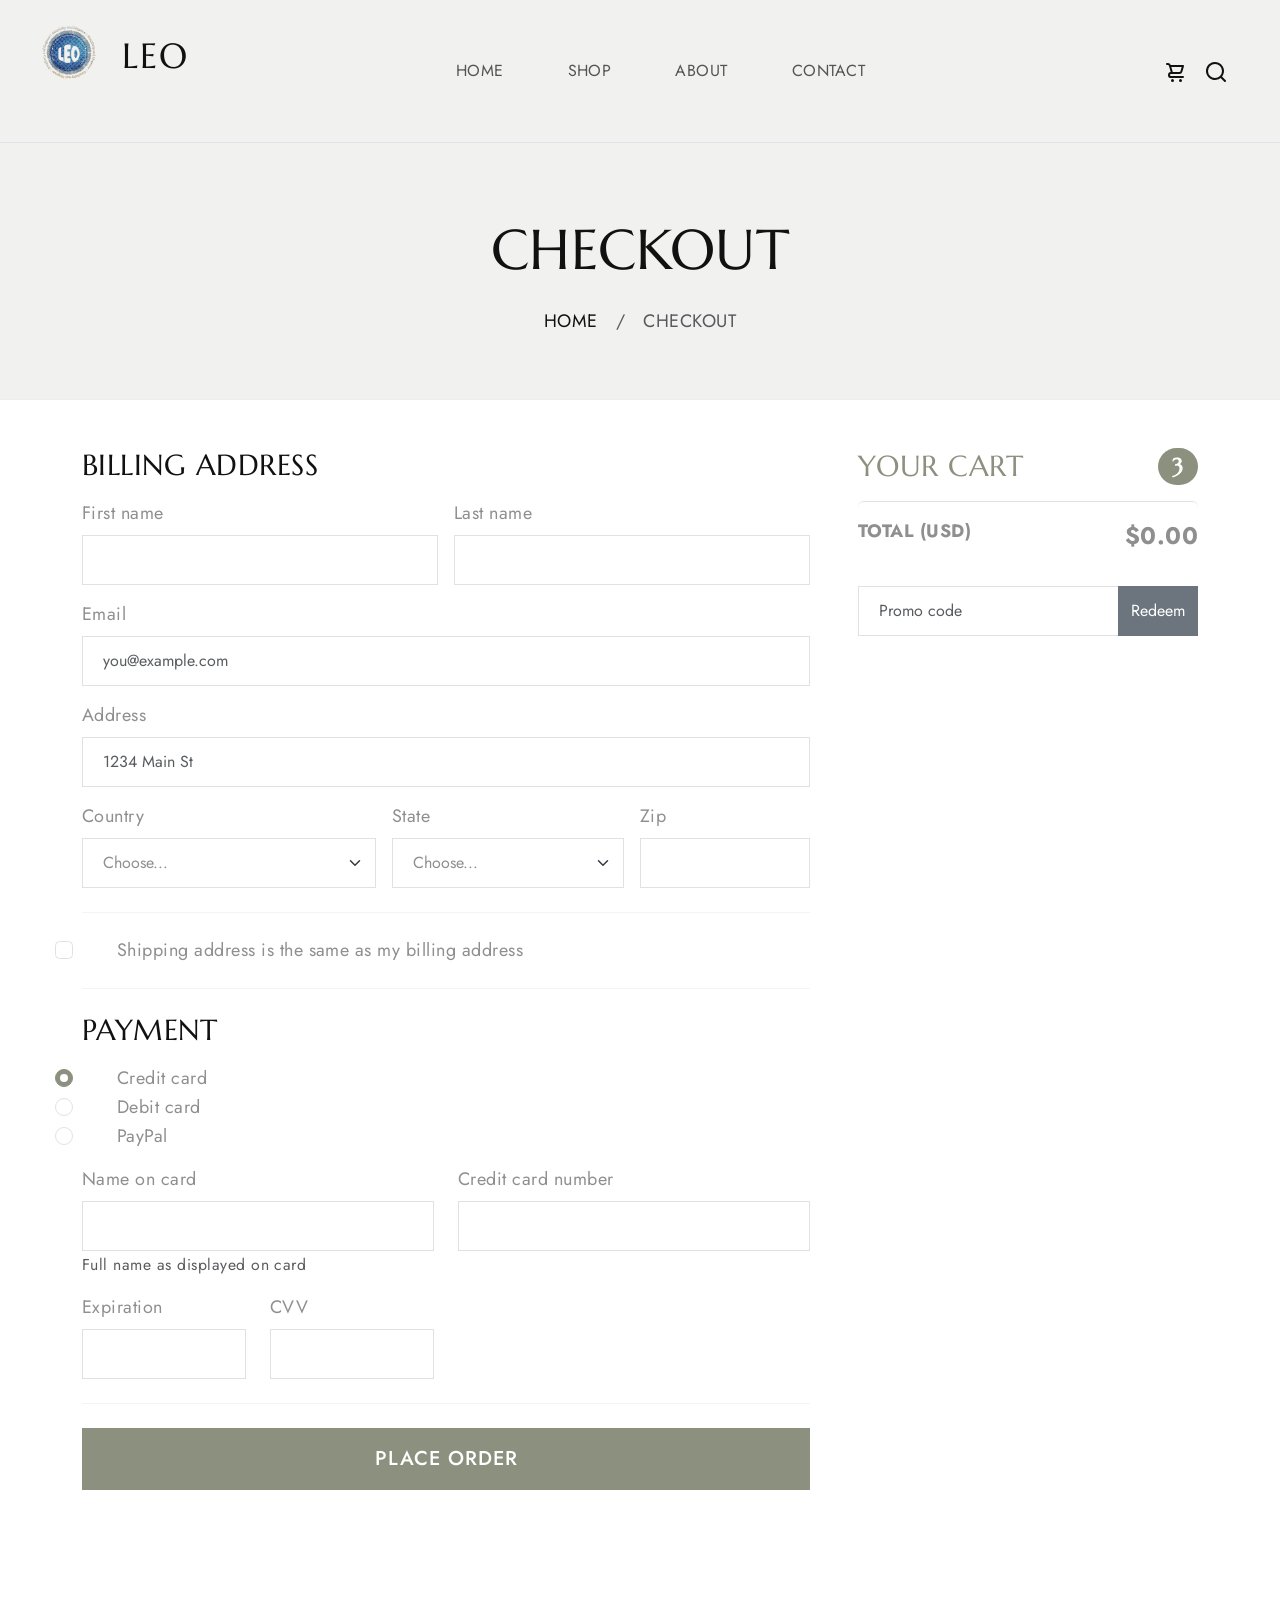
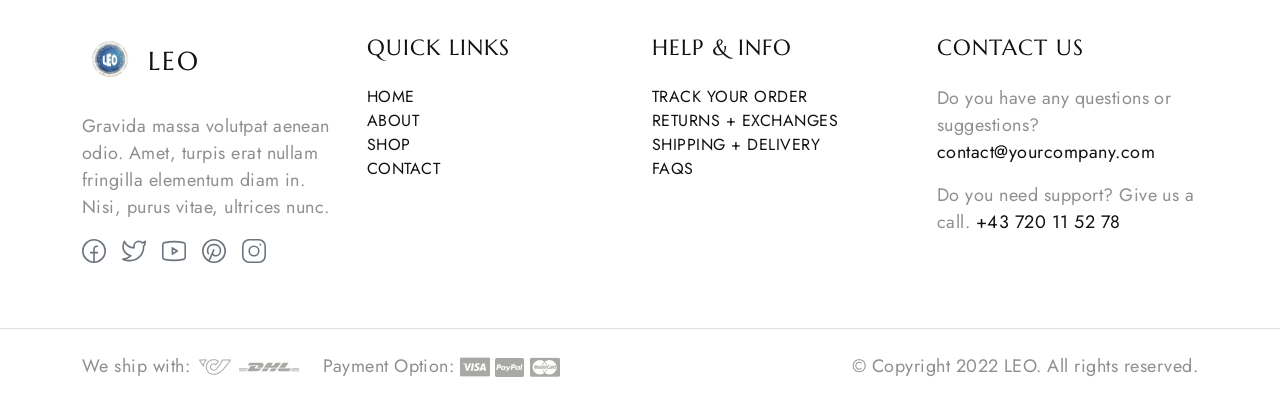
<file: checkout.html>
<!doctype html>
<html lang="en">

<head>
    <title>Checkout - LEO Jeans Shop</title>
    <meta charset="utf-8" />
    <meta http-equiv="X-UA-Compatible" content="IE=edge" />
    <meta name="viewport" content="width=device-width, initial-scale=1.0" />
    <meta name="format-detection" content="telephone=no" />
    <meta name="apple-mobile-web-app-capable" content="yes" />
    <meta name="author" content="LEO Jeans" />
    <meta name="keywords" content="denim,jeans,shop,LEO,checkout" />
    <meta name="description" content="Complete your purchase at LEO Jeans Shop. Premium denim for real life." />
    <link href="https://cdn.jsdelivr.net/npm/bootstrap@5.3.0-alpha3/dist/css/bootstrap.min.css" rel="stylesheet"
        integrity="sha384-KK94CHFLLe+nY2dmCWGMq91rCGa5gtU4mk92HdvYe+M/SXH301p5ILy+dN9+nJOZ" crossorigin="anonymous" />
    <link rel="stylesheet" type="text/css" href="css/vendor.css" />
    <link rel="stylesheet" href="https://cdn.jsdelivr.net/npm/swiper@9/swiper-bundle.min.css" />
    <link rel="stylesheet" type="text/css" href="style.css" />

    <link rel="preconnect" href="https://fonts.googleapis.com" />
    <link rel="preconnect" href="https://fonts.gstatic.com" crossorigin />
    <link
        href="https://fonts.googleapis.com/css2?family=Jost:ital,wght@0,300;0,400;0,500;0,700;1,300;1,400;1,500;1,700&family=Marcellus&display=swap"
        rel="stylesheet" />
</head>

<body class="checkout-page">
    <svg xmlns="http://www.w3.org/2000/svg" style="display: none">
        <defs>
            <symbol xmlns="http://www.w3.org/2000/svg" id="cart" viewBox="0 0 24 24">
                <path fill="currentColor"
                    d="M8.5 19a1.5 1.5 0 1 0 1.5 1.5A1.5 1.5 0 0 0 8.5 19ZM19 16H7a1 1 0 0 1 0-2h8.491a3.013 3.013 0 0 0 2.885-2.176l1.585-5.55A1 1 0 0 0 19 5H6.74a3.007 3.007 0 0 0-2.82-2H3a1 1 0 0 0 0 2h.921a1.005 1.005 0 0 1 .962.725l.155.545v.005l1.641 5.742A3 3 0 0 0 7 18h12a1 1 0 0 0 0-2Zm-1.326-9l-1.22 4.274a1.005 1.005 0 0 1-.963.726H8.754l-.255-.892L7.326 7ZM16.5 19a1.5 1.5 0 1 0 1.5 1.5a1.5 1.5 0 0 0-1.5-1.5Z" />
            </symbol>
            <symbol xmlns="http://www.w3.org/2000/svg" id="search" viewBox="0 0 24 24">
                <path fill="currentColor"
                    d="M21.71 20.29L18 16.61A9 9 0 1 0 16.61 18l3.68 3.68a1 1 0 0 0 1.42 0a1 1 0 0 0 0-1.39ZM11 18a7 7 0 1 1 7-7a7 7 0 0 1-7 7Z" />
            </symbol>
            <symbol xmlns="http://www.w3.org/2000/svg" id="facebook" viewBox="0 0 15 15">
                <path fill="none" stroke="currentColor"
                    d="M7.5 14.5a7 7 0 1 1 0-14a7 7 0 0 1 0 14Zm0 0v-8a2 2 0 0 1 2-2h.5m-5 4h5" />
            </symbol>
            <symbol xmlns="http://www.w3.org/2000/svg" id="twitter" viewBox="0 0 15 15">
                <path fill="currentColor"
                    d="m14.478 1.5l.5-.033a.5.5 0 0 0-.871-.301l.371.334Zm-.498 2.959a.5.5 0 1 0-1 0h1Zm-6.49.082h-.5h.5Zm0 .959h.5h-.5Zm-6.99 7V12a.5.5 0 0 0-.278.916L.5 12.5Zm.998-11l.469-.175a.5.5 0 0 0-.916-.048l.447.223Zm3.994 9l.354.353a.5.5 0 0 0-.195-.827l-.159.474Zm7.224-8.027l-.37.336l.18.199l.265-.04l-.075-.495Zm1.264-.94c.051.778.003 1.25-.123 1.606c-.122.345-.336.629-.723 1l.692.722c.438-.42.776-.832.974-1.388c.193-.546.232-1.178.177-2.006l-.998.066Zm0 3.654V4.46h-1v.728h1Zm-6.99-.646V5.5h1v-.959h-1Zm0 .959V6h1v-.5h-1ZM10.525 1a3.539 3.539 0 0 0-3.537 3.541h1A2.539 2.539 0 0 1 10.526 2V1Zm2.454 4.187C12.98 9.503 9.487 13 5.18 13v1c4.86 0 8.8-3.946 8.8-8.813h-1ZM1.03 1.675C1.574 3.127 3.614 6 7.49 6V5C4.174 5 2.421 2.54 1.966 1.325l-.937.35Zm.021-.398C.004 3.373-.157 5.407.604 7.139c.759 1.727 2.392 3.055 4.73 3.835l.317-.948c-2.155-.72-3.518-1.892-4.132-3.29c-.612-1.393-.523-3.11.427-5.013l-.895-.446Zm4.087 8.87C4.536 10.75 2.726 12 .5 12v1c2.566 0 4.617-1.416 5.346-2.147l-.708-.706Zm7.949-8.009A3.445 3.445 0 0 0 10.526 1v1c.721 0 1.37.311 1.82.809l.74-.671Zm-.296.83a3.513 3.513 0 0 0 2.06-1.134l-.744-.668a2.514 2.514 0 0 1-1.466.813l.15.989ZM.222 12.916C1.863 14.01 3.583 14 5.18 14v-1c-1.63 0-3.048-.011-4.402-.916l-.556.832Z" />
            </symbol>
            <symbol xmlns="http://www.w3.org/2000/svg" id="pinterest" viewBox="0 0 15 15">
                <path fill="none" stroke="currentColor"
                    d="m4.5 13.5l3-7m-3.236 3a2.989 2.989 0 0 1-.764-2V7A3.5 3.5 0 0 1 7 3.5h1A3.5 3.5 0 0 1 11.5 7v.5a3 3 0 0 1-3 3a2.081 2.081 0 0 1-1.974-1.423L6.5 9m1 5.5a7 7 0 1 1 0-14a7 7 0 0 1 0 14Z" />
            </symbol>
            <symbol xmlns="http://www.w3.org/2000/svg" id="youtube" viewBox="0 0 15 15">
                <path fill="currentColor"
                    d="m1.61 12.738l-.104.489l.105-.489Zm11.78 0l.104.489l-.105-.489Zm0-10.476l.104-.489l-.105.489Zm-11.78 0l.106.489l-.105-.489ZM6.5 5.5l.277-.416A.5.5 0 0 0 6 5.5h.5Zm0 4H6a.5.5 0 0 0 .777.416L6.5 9.5Zm3-2l.277.416a.5.5 0 0 0 0-.832L9.5 7.5ZM0 3.636v7.728h1V3.636H0Zm15 7.728V3.636h-1v7.728h1ZM1.506 13.227c3.951.847 8.037.847 11.988 0l-.21-.978a27.605 27.605 0 0 1-11.568 0l-.21.978ZM13.494 1.773a28.606 28.606 0 0 0-11.988 0l.21.978a27.607 27.607 0 0 1 11.568 0l.21-.978ZM15 3.636c0-.898-.628-1.675-1.506-1.863l-.21.978c.418.09.716.458.716.885h1Zm-1 7.728a.905.905 0 0 1-.716.885l.21.978A1.905 1.905 0 0 0 15 11.364h-1Zm-14 0c0 .898.628 1.675 1.506 1.863l.21-.978A.905.905 0 0 1 1 11.364H0Zm1-7.728c0-.427.298-.796.716-.885l-.21-.978A1.905 1.905 0 0 0 0 3.636h1ZM6 5.5v4h1v-4H6Zm.777 4.416l3-2l-.554-.832l-3 2l.554.832Zm3-2.832l-3-2l-.554.832l3 2l.554-.832Z" />
            </symbol>
            <symbol xmlns="http://www.w3.org/2000/svg" id="instagram" viewBox="0 0 15 15">
                <path fill="none" stroke="currentColor"
                    d="M11 3.5h1M4.5.5h6a4 4 0 0 1 4 4v6a4 4 0 0 1-4 4h-6a4 4 0 0 1-4-4v-6a4 4 0 0 1 4-4Zm3 10a3 3 0 1 1 0-6a3 3 0 0 1 0 6Z" />
            </symbol>
        </defs>
    </svg>

    <nav class="navbar navbar-expand-lg bg-light text-uppercase fs-6 p-3 border-bottom align-items-center">
        <div class="container-fluid">
            <div class="row justify-content-between align-items-center w-100">
                <div class="col-auto me-auto me-lg-0">
                    <a class="navbar-brand text-white" href="index.html">
                        <span style="display: flex; align-items: center; gap: 12px">
                            <img src="images/Leo_logo-removebg-preview.png" alt="Leo Logo"
                                style="height: 80px; width: auto" />
                            <span style="
                    font-size: 2.2rem;
                    font-family: &quot;Marcellus&quot;, Roboto, sans-serif;
                    font-weight: 400;
                    color: #111;
                    letter-spacing: 2px;
                  ">LEO</span>
                        </span>
                    </a>
                </div>

                <div class="col-auto order-last order-lg-0">
                    <button class="navbar-toggler" type="button" data-bs-toggle="offcanvas"
                        data-bs-target="#offcanvasNavbar" aria-controls="offcanvasNavbar">
                        <span class="navbar-toggler-icon"></span>
                    </button>

                    <div class="offcanvas offcanvas-end" tabindex="-1" id="offcanvasNavbar"
                        aria-labelledby="offcanvasNavbarLabel">
                        <div class="offcanvas-header">
                            <h5 class="offcanvas-title" id="offcanvasNavbarLabel">Menu</h5>
                            <button type="button" class="btn-close text-reset" data-bs-dismiss="offcanvas"
                                aria-label="Close"></button>
                        </div>

                        <div class="offcanvas-body">
                            <ul class="navbar-nav justify-content-end flex-grow-1 gap-1 gap-md-5 pe-3">
                                <li class="nav-item">
                                    <a class="nav-link" href="index.html">Home</a>
                                </li>
                                <li class="nav-item">
                                    <a class="nav-link" href="shop.html">Shop</a>
                                </li>
                                <li class="nav-item">
                                    <a class="nav-link" href="about.html">About</a>
                                </li>
                                <li class="nav-item">
                                    <a class="nav-link" href="contact.html">Contact</a>
                                </li>
                            </ul>
                        </div>
                    </div>
                </div>

                <div class="col-auto">
                    <ul class="list-unstyled d-flex m-0">
                        <li>
                            <a href="index.html" class="mx-3">
                                <svg width="24" height="24" viewBox="0 0 24 24">
                                    <use xlink:href="#cart"></use>
                                </svg>
                            </a>
                        </li>
                        <li class="search-box" class="mx-2">
                            <a href="#search" class="search-button">
                                <svg width="24" height="24" viewBox="0 0 24 24">
                                    <use xlink:href="#search"></use>
                                </svg>
                            </a>
                        </li>
                    </ul>
                </div>
            </div>
        </div>
    </nav>

    <section class="checkout-header py-5 bg-light">
        <div class="container text-center">
            <h1 class="display-4 text-uppercase">Checkout</h1>
            <nav aria-label="breadcrumb">
                <ol class="breadcrumb justify-content-center text-uppercase">
                    <li class="breadcrumb-item"><a href="index.html">Home</a></li>
                    <li class="breadcrumb-item active" aria-current="page">Checkout</li>
                </ol>
            </nav>
        </div>
    </section>

    <section class="checkout-content py-5">
        <div class="container">
            <form class="needs-validation" novalidate>
                <div class="row g-5">
                    <div class="col-md-7 col-lg-8">
                        <h4 class="mb-3 text-uppercase">Billing Address</h4>
                        <div class="row g-3">
                            <div class="col-sm-6">
                                <label for="firstName" class="form-label">First name</label>
                                <input type="text" class="form-control" id="firstName" placeholder="" value=""
                                    required />
                                <div class="invalid-feedback">Valid first name is required.</div>
                            </div>

                            <div class="col-sm-6">
                                <label for="lastName" class="form-label">Last name</label>
                                <input type="text" class="form-control" id="lastName" placeholder="" value=""
                                    required />
                                <div class="invalid-feedback">Valid last name is required.</div>
                            </div>

                            <div class="col-12">
                                <label for="email" class="form-label">Email</label>
                                <input type="email" class="form-control" id="email" placeholder="you@example.com"
                                    required />
                                <div class="invalid-feedback">Please enter a valid email address for shipping updates.
                                </div>
                            </div>

                            <div class="col-12">
                                <label for="address" class="form-label">Address</label>
                                <input type="text" class="form-control" id="address" placeholder="1234 Main St"
                                    required />
                                <div class="invalid-feedback">Please enter your shipping address.</div>
                            </div>

                            <div class="col-md-5">
                                <label for="country" class="form-label">Country</label>
                                <select class="form-select" id="country" required>
                                    <option value="">Choose...</option>
                                    <option>United States</option>
                                    <option>United Kingdom</option>
                                    <option>Canada</option>
                                </select>
                                <div class="invalid-feedback">Please select a valid country.</div>
                            </div>

                            <div class="col-md-4">
                                <label for="state" class="form-label">State</label>
                                <select class="form-select" id="state" required>
                                    <option value="">Choose...</option>
                                    <option>California</option>
                                    <option>New York</option>
                                    <option>Texas</option>
                                </select>
                                <div class="invalid-feedback">Please provide a valid state.</div>
                            </div>

                            <div class="col-md-3">
                                <label for="zip" class="form-label">Zip</label>
                                <input type="text" class="form-control" id="zip" placeholder="" required />
                                <div class="invalid-feedback">Zip code required.</div>
                            </div>
                        </div>

                        <hr class="my-4" />

                        <div class="form-check">
                            <input type="checkbox" class="form-check-input" id="same-address" />
                            <label class="form-check-label" for="same-address">Shipping address is the same as my
                                billing address</label>
                        </div>

                        <hr class="my-4" />

                        <h4 class="mb-3 text-uppercase">Payment</h4>

                        <div class="my-3">
                            <div class="form-check">
                                <input id="credit" name="paymentMethod" type="radio" class="form-check-input" checked
                                    required />
                                <label class="form-check-label" for="credit">Credit card</label>
                            </div>
                            <div class="form-check">
                                <input id="debit" name="paymentMethod" type="radio" class="form-check-input" required />
                                <label class="form-check-label" for="debit">Debit card</label>
                            </div>
                            <div class="form-check">
                                <input id="paypal" name="paymentMethod" type="radio" class="form-check-input"
                                    required />
                                <label class="form-check-label" for="paypal">PayPal</label>
                            </div>
                        </div>

                        <div class="row gy-3">
                            <div class="col-md-6">
                                <label for="cc-name" class="form-label">Name on card</label>
                                <input type="text" class="form-control" id="cc-name" placeholder="" required />
                                <small class="text-body-secondary">Full name as displayed on card</small>
                                <div class="invalid-feedback">Name on card is required</div>
                            </div>

                            <div class="col-md-6">
                                <label for="cc-number" class="form-label">Credit card number</label>
                                <input type="text" class="form-control" id="cc-number" placeholder="" required />
                                <div class="invalid-feedback">Credit card number is required</div>
                            </div>

                            <div class="col-md-3">
                                <label for="cc-expiration" class="form-label">Expiration</label>
                                <input type="text" class="form-control" id="cc-expiration" placeholder="" required />
                                <div class="invalid-feedback">Expiration date required</div>
                            </div>

                            <div class="col-md-3">
                                <label for="cc-cvv" class="form-label">CVV</label>
                                <input type="text" class="form-control" id="cc-cvv" placeholder="" required />
                                <div class="invalid-feedback">Security code required</div>
                            </div>
                        </div>

                        <hr class="my-4" />

                        <button class="w-100 btn btn-primary btn-lg text-uppercase" type="submit">Place Order</button>
                    </div>

                    <div class="col-md-5 col-lg-4">
                        <h4 class="d-flex justify-content-between align-items-center mb-3 text-uppercase">
                            <span class="text-primary">Your cart</span>
                            <span class="badge bg-primary rounded-pill">3</span>
                        </h4>
                        <ul class="list-group mb-3">
                            <li class="list-group-item d-flex justify-content-between lh-sm">
                                <div>
                                    <h6 class="my-0">Classic Blue Jeans</h6>
                                    <small class="text-body-secondary">Premium stretch denim</small>
                                </div>
                                <span class="text-body-secondary">$12.00</span>
                            </li>
                            <li class="list-group-item d-flex justify-content-between lh-sm">
                                <div>
                                    <h6 class="my-0">Black Skinny Jeans</h6>
                                    <small class="text-body-secondary">Everyday slim fit</small>
                                </div>
                                <span class="text-body-secondary">$8.00</span>
                            </li>
                            <li class="list-group-item d-flex justify-content-between lh-sm">
                                <div>
                                    <h6 class="my-0">Vintage Denim Jacket</h6>
                                    <small class="text-body-secondary">Washed classic look</small>
                                </div>
                                <span class="text-body-secondary">$5.00</span>
                            </li>
                            <li class="list-group-item d-flex justify-content-between bg-body-tertiary">
                                <div class="text-success">
                                    <h6 class="my-0">Promo code</h6>
                                    <small>EXAMPLECODE</small>
                                </div>
                                <span class="text-success">−$2.00</span>
                            </li>
                            <li class="list-group-item d-flex justify-content-between border-top py-3">
                                <span class="text-uppercase fw-bold">Total (USD)</span>
                                <strong class="fs-4">$23.00</strong>
                            </li>
                        </ul>

                        <form class="card p-2">
                            <div class="input-group">
                                <input type="text" class="form-control" placeholder="Promo code" />
                                <button type="submit" class="btn btn-secondary">Redeem</button>
                            </div>
                        </form>
                    </div>
                </div>
            </form>
        </div>
    </section>

    <footer id="footer" class="mt-5">
        <div class="container">
            <div class="row d-flex flex-wrap justify-content-between py-5">
                <div class="col-md-3 col-sm-6">
                    <div class="footer-menu footer-menu-001">
                        <div class="footer-intro mb-4">
                            <a href="index.html"
                                style="display: flex; align-items: center; gap: 10px; text-decoration: none;">
                                <img src="images/Leo_logo-removebg-preview.png" alt="Leo Logo"
                                    style="height: 55px; width: auto" />
                                <span
                                    style="font-size: 1.6rem; font-family: 'Marcellus', Roboto, sans-serif; font-weight: 400; color: #111; letter-spacing: 2px;">LEO</span>
                            </a>
                        </div>
                        <p>Gravida massa volutpat aenean odio. Amet, turpis erat nullam fringilla elementum diam in.
                            Nisi, purus vitae, ultrices nunc.</p>
                        <div class="social-links">
                            <ul class="list-unstyled d-flex flex-wrap gap-3">
                                <li><a href="#" class="text-secondary"><svg width="24" height="24">
                                            <use xlink:href="#facebook"></use>
                                        </svg></a></li>
                                <li><a href="#" class="text-secondary"><svg width="24" height="24">
                                            <use xlink:href="#twitter"></use>
                                        </svg></a></li>
                                <li><a href="#" class="text-secondary"><svg width="24" height="24">
                                            <use xlink:href="#youtube"></use>
                                        </svg></a></li>
                                <li><a href="#" class="text-secondary"><svg width="24" height="24">
                                            <use xlink:href="#pinterest"></use>
                                        </svg></a></li>
                                <li><a href="#" class="text-secondary"><svg width="24" height="24">
                                            <use xlink:href="#instagram"></use>
                                        </svg></a></li>
                            </ul>
                        </div>
                    </div>
                </div>
                <div class="col-md-3 col-sm-6">
                    <div class="footer-menu footer-menu-002">
                        <h5 class="widget-title text-uppercase mb-4">Quick Links</h5>
                        <ul class="menu-list list-unstyled text-uppercase fs-6">
                            <li class="menu-item"><a href="index.html" class="item-anchor">Home</a></li>
                            <li class="menu-item"><a href="about.html" class="item-anchor">About</a></li>
                            <li class="menu-item"><a href="shop.html" class="item-anchor">Shop</a></li>
                            <li class="menu-item"><a href="contact.html" class="item-anchor">Contact</a></li>
                        </ul>
                    </div>
                </div>
                <div class="col-md-3 col-sm-6">
                    <div class="footer-menu footer-menu-003">
                        <h5 class="widget-title text-uppercase mb-4">Help & Info</h5>
                        <ul class="menu-list list-unstyled text-uppercase fs-6">
                            <li class="menu-item"><a href="#" class="item-anchor">Track Your Order</a></li>
                            <li class="menu-item"><a href="#" class="item-anchor">Returns + Exchanges</a></li>
                            <li class="menu-item"><a href="#" class="item-anchor">Shipping + Delivery</a></li>
                            <li class="menu-item"><a href="#" class="item-anchor">Faqs</a></li>
                        </ul>
                    </div>
                </div>
                <div class="col-md-3 col-sm-6">
                    <div class="footer-menu footer-menu-004">
                        <h5 class="widget-title text-uppercase mb-4">Contact Us</h5>
                        <p>Do you have any questions or suggestions? <a href="mailto:contact@yourcompany.com"
                                class="item-anchor">contact@yourcompany.com</a></p>
                        <p>Do you need support? Give us a call. <a href="tel:+43 720 11 52 78" class="item-anchor">+43
                                720 11 52 78</a></p>
                    </div>
                </div>
            </div>
        </div>
        <div class="border-top py-4">
            <div class="container">
                <div class="row">
                    <div class="col-md-6 d-flex flex-wrap">
                        <div class="shipping me-4">
                            <span>We ship with:</span>
                            <img src="images/arct-icon.png" alt="icon" />
                            <img src="images/dhl-logo.png" alt="icon" />
                        </div>
                        <div class="payment-option">
                            <span>Payment Option:</span>
                            <img src="images/visa-card.png" alt="card" />
                            <img src="images/paypal-card.png" alt="card" />
                            <img src="images/master-card.png" alt="card" />
                        </div>
                    </div>
                    <div class="col-md-6 text-end">
                        <p>© Copyright 2022 LEO. All rights reserved.</p>
                    </div>
                </div>
            </div>
        </div>
    </footer>

    <div id="cartToast" class="cart-toast"></div>
    <script src="js/jquery.min.js"></script>
    <script src="https://cdn.jsdelivr.net/npm/bootstrap@5.3.0-alpha3/dist/js/bootstrap.bundle.min.js"
        integrity="sha384-ENjdO4Dr2bkBIFxQpeoTz1HIcje39Wm4jDKdf19U8gI4ddQ3GYNS7NTKfAdVQSZe"
        crossorigin="anonymous"></script>
    <script src="js/script.min.js"></script>
    <script src="js/cart.js"></script>
</body>

</html>
</file>
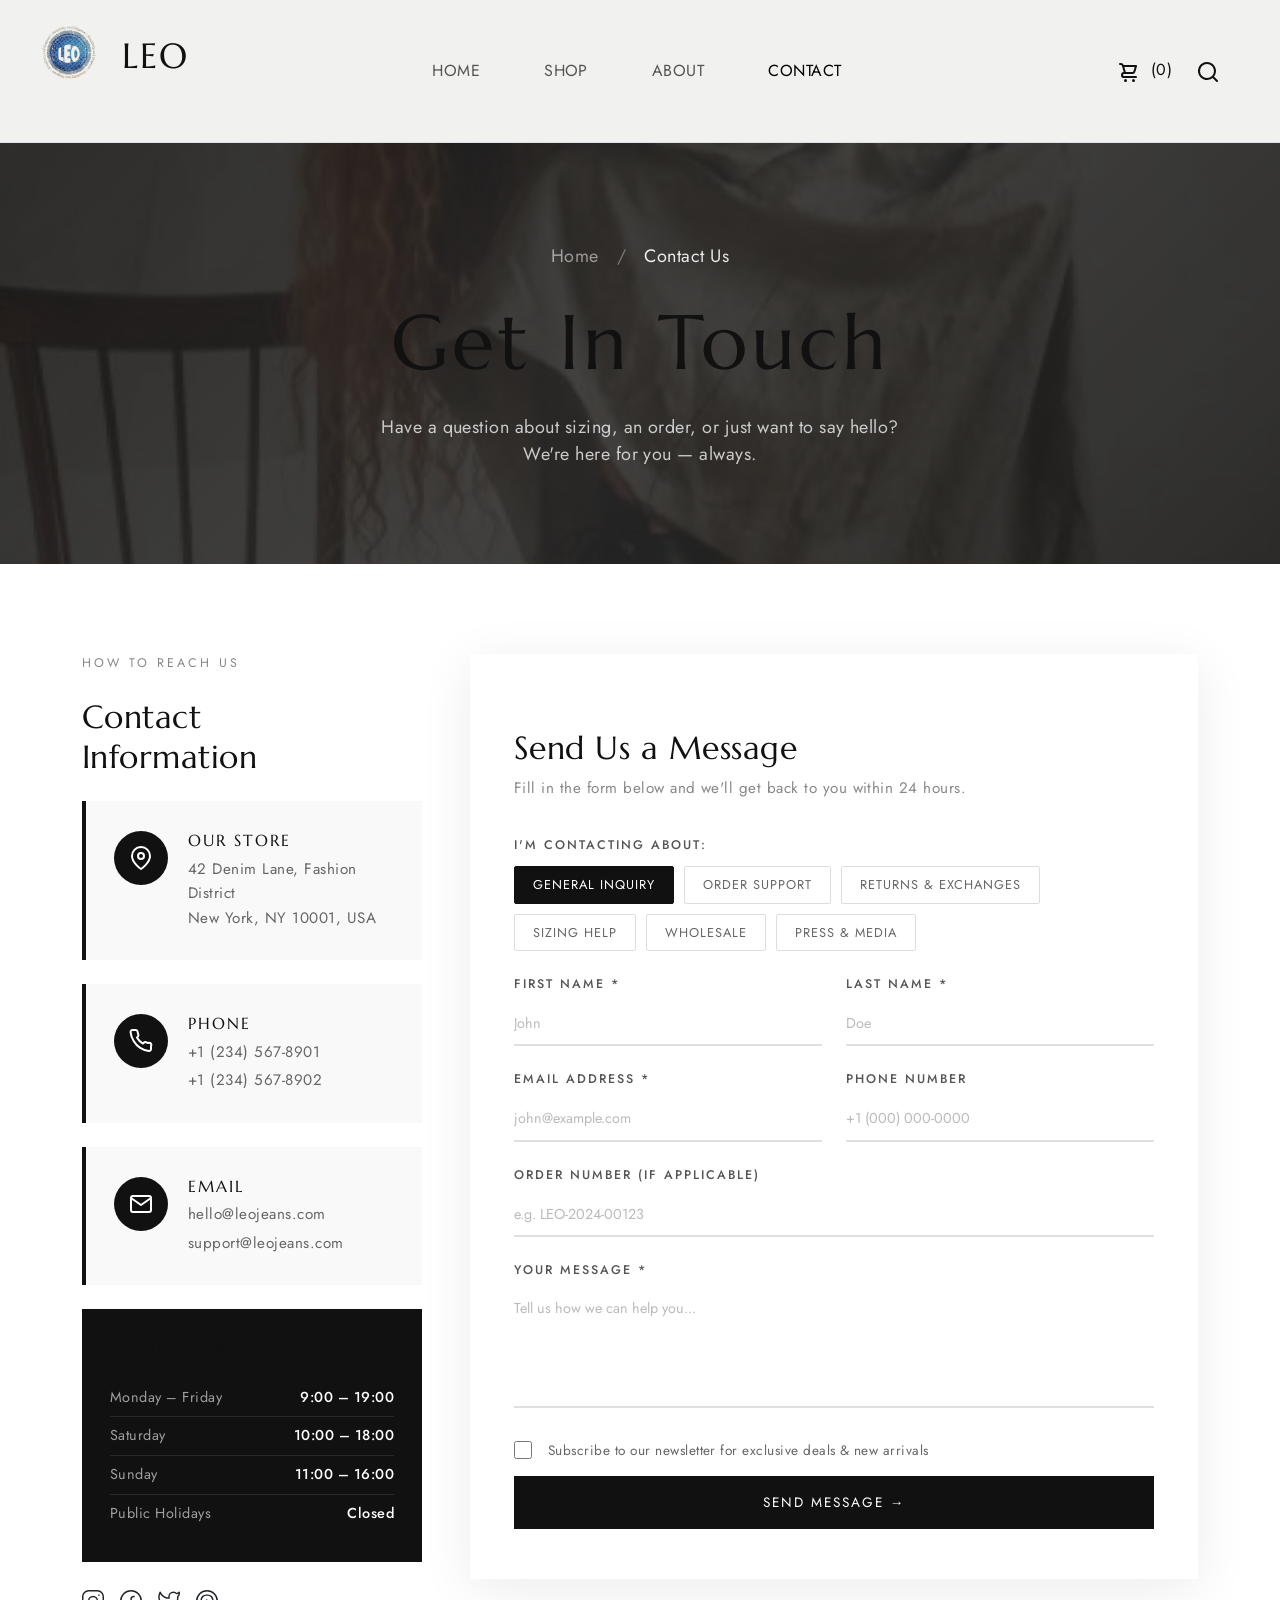
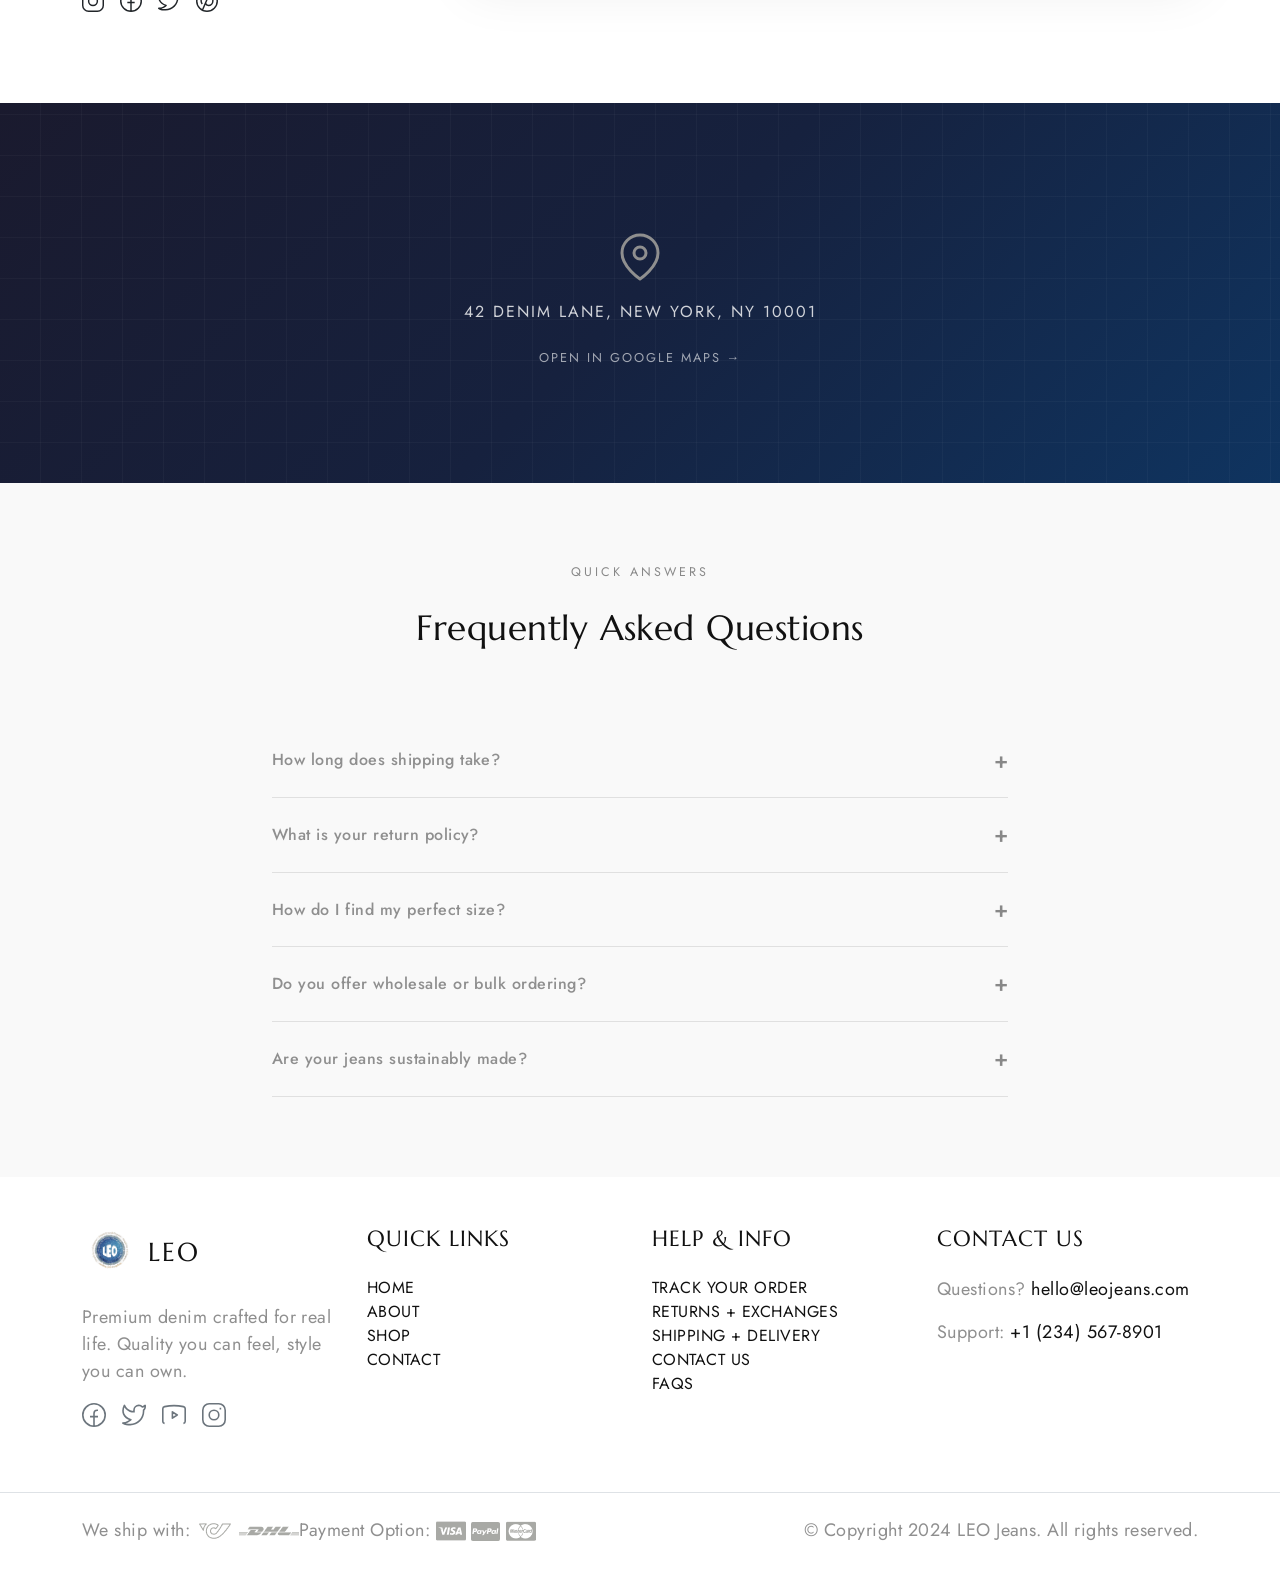
<file: contact.html>
<!doctype html>
<html lang="en">

<head>
  <title>Contact Us - LEO Jeans</title>
  <meta charset="utf-8" />
  <meta http-equiv="X-UA-Compatible" content="IE=edge" />
  <meta name="viewport" content="width=device-width, initial-scale=1.0" />
  <meta name="description" content="Get in touch with the LEO Jeans team. We'd love to hear from you." />
  <link href="https://cdn.jsdelivr.net/npm/bootstrap@5.3.0-alpha3/dist/css/bootstrap.min.css" rel="stylesheet"
    integrity="sha384-KK94CHFLLe+nY2dmCWGMq91rCGa5gtU4mk92HdvYe+M/SXH301p5ILy+dN9+nJOZ" crossorigin="anonymous" />
  <link rel="stylesheet" type="text/css" href="css/vendor.css" />
  <link rel="stylesheet" href="https://cdn.jsdelivr.net/npm/swiper@9/swiper-bundle.min.css" />
  <link rel="stylesheet" type="text/css" href="style.css" />
  <link rel="preconnect" href="https://fonts.googleapis.com" />
  <link rel="preconnect" href="https://fonts.gstatic.com" crossorigin />
  <link
    href="https://fonts.googleapis.com/css2?family=Jost:ital,wght@0,300;0,400;0,500;0,700;1,300;1,400;1,500;1,700&family=Marcellus&display=swap"
    rel="stylesheet" />
  <style>
    .page-hero {
      background: linear-gradient(135deg, #1a1a1a 0%, #2d2d2d 50%, #1a1a1a 100%);
      color: #fff;
      padding: 100px 0 80px;
      position: relative;
      overflow: hidden;
    }

    .page-hero::before {
      content: '';
      position: absolute;
      inset: 0;
      background: url('images/banner-image-3.jpg') center/cover no-repeat;
      opacity: 0.15;
    }

    .page-hero h1 {
      font-family: 'Marcellus', serif;
      font-size: clamp(2.5rem, 6vw, 5rem);
      letter-spacing: 4px;
      position: relative;
    }

    .page-hero p {
      color: rgba(255, 255, 255, 0.75);
      position: relative;
    }

    .breadcrumb-item a {
      color: rgba(255, 255, 255, 0.6);
      text-decoration: none;
    }

    .breadcrumb-item.active {
      color: #fff;
    }

    .breadcrumb-item+.breadcrumb-item::before {
      color: rgba(255, 255, 255, 0.4);
    }

    /* Contact layout */
    .contact-section {
      padding: 90px 0;
    }

    /* Info cards */
    .info-card {
      background: #f9f9f9;
      border-left: 4px solid #111;
      padding: 30px 28px;
      margin-bottom: 24px;
      display: flex;
      align-items: flex-start;
      gap: 20px;
      transition: box-shadow 0.3s, transform 0.3s;
    }

    .info-card:hover {
      box-shadow: 0 8px 30px rgba(0, 0, 0, 0.1);
      transform: translateX(4px);
    }

    .info-icon {
      width: 54px;
      height: 54px;
      background: #111;
      color: #fff;
      border-radius: 50%;
      display: flex;
      align-items: center;
      justify-content: center;
      font-size: 1.4rem;
      flex-shrink: 0;
    }

    .info-card h5 {
      font-family: 'Marcellus', serif;
      font-size: 1rem;
      text-transform: uppercase;
      letter-spacing: 2px;
      margin-bottom: 6px;
    }

    .info-card p,
    .info-card a {
      color: #666;
      font-size: 0.95rem;
      margin: 0;
      text-decoration: none;
      line-height: 1.6;
      display: block;
    }

    .info-card a:hover {
      color: #111;
    }

    /* Hours table */
    .hours-card {
      background: #111;
      color: #fff;
      padding: 30px 28px;
      margin-bottom: 24px;
    }

    .hours-card h5 {
      font-family: 'Marcellus', serif;
      text-transform: uppercase;
      letter-spacing: 2px;
      margin-bottom: 20px;
      font-size: 1rem;
    }

    .hours-row {
      display: flex;
      justify-content: space-between;
      padding: 8px 0;
      border-bottom: 1px solid rgba(255, 255, 255, 0.1);
      font-size: 0.9rem;
    }

    .hours-row:last-child {
      border-bottom: none;
    }

    .hours-row .day {
      color: rgba(255, 255, 255, 0.6);
    }

    .hours-row .time {
      font-weight: 500;
    }

    /* Form styles */
    .contact-form-wrap {
      background: #fff;
      box-shadow: 0 10px 50px rgba(0, 0, 0, 0.08);
      padding: 50px 44px;
    }

    .contact-form-wrap h3 {
      font-family: 'Marcellus', serif;
      font-size: 2rem;
      margin-bottom: 8px;
    }

    .contact-form-wrap .subtitle {
      color: #888;
      margin-bottom: 36px;
      font-size: 0.95rem;
    }

    .form-group-custom {
      margin-bottom: 24px;
    }

    .form-group-custom label {
      display: block;
      font-size: 0.78rem;
      text-transform: uppercase;
      letter-spacing: 2px;
      color: #555;
      margin-bottom: 8px;
      font-weight: 500;
    }

    .form-group-custom input,
    .form-group-custom textarea,
    .form-group-custom select {
      width: 100%;
      border: none;
      border-bottom: 2px solid #e0e0e0;
      border-radius: 0;
      padding: 10px 0;
      font-size: 0.95rem;
      background: transparent;
      outline: none;
      color: #111;
      transition: border-color 0.3s;
      font-family: 'Jost', sans-serif;
      -webkit-appearance: none;
    }

    .form-group-custom select {
      cursor: pointer;
    }

    .form-group-custom input:focus,
    .form-group-custom textarea:focus,
    .form-group-custom select:focus {
      border-color: #111;
    }

    .form-group-custom textarea {
      resize: none;
      min-height: 120px;
    }

    .form-group-custom input::placeholder,
    .form-group-custom textarea::placeholder {
      color: #bbb;
      font-size: 0.9rem;
    }

    /* Subject chips */
    .subject-chips {
      display: flex;
      flex-wrap: wrap;
      gap: 10px;
      margin-bottom: 24px;
    }

    .subject-chip {
      padding: 8px 18px;
      border: 1.5px solid #ddd;
      font-size: 0.8rem;
      text-transform: uppercase;
      letter-spacing: 1px;
      cursor: pointer;
      transition: all 0.2s;
      background: transparent;
      color: #666;
      border-radius: 2px;
      font-family: 'Jost', sans-serif;
    }

    .subject-chip:hover,
    .subject-chip.active {
      background: #111;
      color: #fff;
      border-color: #111;
    }

    /* Submit button */
    .btn-submit {
      background: #111;
      color: #fff;
      border: 2px solid #111;
      padding: 14px 40px;
      text-transform: uppercase;
      letter-spacing: 2px;
      font-size: 0.85rem;
      font-family: 'Jost', sans-serif;
      cursor: pointer;
      transition: all 0.3s;
      width: 100%;
    }

    .btn-submit:hover {
      background: transparent;
      color: #111;
    }

    /* Success message */
    .success-msg {
      display: none;
      background: #f0faf0;
      border-left: 4px solid #28a745;
      padding: 16px 20px;
      margin-top: 20px;
      font-size: 0.9rem;
      color: #155724;
    }

    /* Map mock */
    .map-section {
      margin-top: 0;
    }

    .map-placeholder {
      width: 100%;
      height: 380px;
      background: linear-gradient(135deg, #1a1a2e 0%, #16213e 50%, #0f3460 100%);
      display: flex;
      align-items: center;
      justify-content: center;
      position: relative;
      overflow: hidden;
    }

    .map-placeholder::before {
      content: '';
      position: absolute;
      inset: 0;
      background: repeating-linear-gradient(0deg, transparent, transparent 40px, rgba(255, 255, 255, 0.03) 40px, rgba(255, 255, 255, 0.03) 41px),
        repeating-linear-gradient(90deg, transparent, transparent 40px, rgba(255, 255, 255, 0.03) 40px, rgba(255, 255, 255, 0.03) 41px);
    }

    .map-pin {
      text-align: center;
      position: relative;
      z-index: 1;
    }

    .map-pin .pin-icon {
      font-size: 3rem;
      animation: bounce 1.5s infinite;
      display: block;
      margin-bottom: 12px;
    }

    .map-pin p {
      color: rgba(255, 255, 255, 0.8);
      font-size: 1rem;
      letter-spacing: 2px;
      text-transform: uppercase;
    }

    @keyframes bounce {

      0%,
      100% {
        transform: translateY(0)
      }

      50% {
        transform: translateY(-10px)
      }
    }

    /* FAQ Strip */
    .faq-section {
      padding: 80px 0;
      background: #f9f9f9;
    }

    .faq-item {
      border-bottom: 1px solid #e0e0e0;
      padding: 0;
    }

    .faq-question {
      display: flex;
      justify-content: space-between;
      align-items: center;
      padding: 20px 0;
      cursor: pointer;
      font-weight: 500;
      font-size: 1rem;
      user-select: none;
    }

    .faq-question .toggle {
      font-size: 1.4rem;
      color: #888;
      transition: transform 0.3s;
    }

    .faq-question.open .toggle {
      transform: rotate(45deg);
      color: #111;
    }

    .faq-answer {
      max-height: 0;
      overflow: hidden;
      transition: max-height 0.4s ease, padding 0.4s;
      color: #666;
      font-size: 0.95rem;
      line-height: 1.8;
    }

    .faq-answer.open {
      max-height: 300px;
      padding-bottom: 20px;
    }

    @media (max-width: 768px) {
      .contact-form-wrap {
        padding: 36px 24px;
      }
    }
  </style>
</head>

<body>
  <!-- SVG Sprite -->
  <svg xmlns="http://www.w3.org/2000/svg" style="display: none">
    <defs>
      <symbol xmlns="http://www.w3.org/2000/svg" id="instagram" viewBox="0 0 15 15">
        <path fill="none" stroke="currentColor"
          d="M11 3.5h1M4.5.5h6a4 4 0 0 1 4 4v6a4 4 0 0 1-4 4h-6a4 4 0 0 1-4-4v-6a4 4 0 0 1 4-4Zm3 10a3 3 0 1 1 0-6a3 3 0 0 1 0 6Z" />
      </symbol>
      <symbol xmlns="http://www.w3.org/2000/svg" id="facebook" viewBox="0 0 15 15">
        <path fill="none" stroke="currentColor"
          d="M7.5 14.5a7 7 0 1 1 0-14a7 7 0 0 1 0 14Zm0 0v-8a2 2 0 0 1 2-2h.5m-5 4h5" />
      </symbol>
      <symbol xmlns="http://www.w3.org/2000/svg" id="twitter" viewBox="0 0 15 15">
        <path fill="currentColor"
          d="m14.478 1.5l.5-.033a.5.5 0 0 0-.871-.301l.371.334Zm-.498 2.959a.5.5 0 1 0-1 0h1Zm-6.49.082h-.5h.5Zm0 .959h.5h-.5Zm-6.99 7V12a.5.5 0 0 0-.278.916L.5 12.5Zm.998-11l.469-.175a.5.5 0 0 0-.916-.048l.447.223Zm3.994 9l.354.353a.5.5 0 0 0-.195-.827l-.159.474Zm7.224-8.027l-.37.336l.18.199l.265-.04l-.075-.495Zm1.264-.94c.051.778.003 1.25-.123 1.606c-.122.345-.336.629-.723 1l.692.722c.438-.42.776-.832.974-1.388c.193-.546.232-1.178.177-2.006l-.998.066Zm0 3.654V4.46h-1v.728h1Zm-6.99-.646V5.5h1v-.959h-1Zm0 .959V6h1v-.5h-1ZM10.525 1a3.539 3.539 0 0 0-3.537 3.541h1A2.539 2.539 0 0 1 10.526 2V1Zm2.454 4.187C12.98 9.503 9.487 13 5.18 13v1c4.86 0 8.8-3.946 8.8-8.813h-1ZM1.03 1.675C1.574 3.127 3.614 6 7.49 6V5C4.174 5 2.421 2.54 1.966 1.325l-.937.35Zm.021-.398C.004 3.373-.157 5.407.604 7.139c.759 1.727 2.392 3.055 4.73 3.835l.317-.948c-2.155-.72-3.518-1.892-4.132-3.29c-.612-1.393-.523-3.11.427-5.013l-.895-.446Zm4.087 8.87C4.536 10.75 2.726 12 .5 12v1c2.566 0 4.617-1.416 5.346-2.147l-.708-.706Zm7.949-8.009A3.445 3.445 0 0 0 10.526 1v1c.721 0 1.37.311 1.82.809l.74-.671Zm-.296.83a3.513 3.513 0 0 0 2.06-1.134l-.744-.668a2.514 2.514 0 0 1-1.466.813l.15.989ZM.222 12.916C1.863 14.01 3.583 14 5.18 14v-1c-1.63 0-3.048-.011-4.402-.916l-.556.832Z" />
      </symbol>
      <symbol xmlns="http://www.w3.org/2000/svg" id="youtube" viewBox="0 0 15 15">
        <path fill="currentColor"
          d="m1.61 12.738l-.104.489Zm11.78 0l.104.489Zm0-10.476l.104-.489Zm-11.78 0l.106.489ZM6.5 5.5l.277-.416A.5.5 0 0 0 6 5.5Zm0 4H6a.5.5 0 0 0 .777.416Zm3-2l.277.416a.5.5 0 0 0 0-.832ZM0 3.636v7.728h1V3.636Zm15 7.728V3.636h-1v7.728ZM13.494 1.773a28.606 28.606 0 0 0-11.988 0l.21.978a27.607 27.607 0 0 1 11.568 0ZM15 3.636c0-.898-.628-1.675-1.506-1.863l-.21.978c.418.09.716.458.716.885Zm-1 7.728a.905.905 0 0 1-.716.885l.21.978A1.905 1.905 0 0 0 15 11.364Zm-14 0c0 .898.628 1.675 1.506 1.863l.21-.978A.905.905 0 0 1 1 11.364Zm1-7.728c0-.427.298-.796.716-.885l-.21-.978A1.905 1.905 0 0 0 0 3.636ZM6 5.5v4h1v-4Zm.777 4.416l3-2l-.554-.832l-3 2Zm3-2.832l-3-2l-.554.832l3 2Z" />
      </symbol>
      <symbol xmlns="http://www.w3.org/2000/svg" id="pinterest" viewBox="0 0 15 15">
        <path fill="none" stroke="currentColor"
          d="m4.5 13.5l3-7m-3.236 3a2.989 2.989 0 0 1-.764-2V7A3.5 3.5 0 0 1 7 3.5h1A3.5 3.5 0 0 1 11.5 7v.5a3 3 0 0 1-3 3a2.081 2.081 0 0 1-1.974-1.423L6.5 9m1 5.5a7 7 0 1 1 0-14a7 7 0 0 1 0 14Z" />
      </symbol>
      <symbol xmlns="http://www.w3.org/2000/svg" id="cart" viewBox="0 0 24 24">
        <path fill="currentColor"
          d="M8.5 19a1.5 1.5 0 1 0 1.5 1.5A1.5 1.5 0 0 0 8.5 19ZM19 16H7a1 1 0 0 1 0-2h8.491a3.013 3.013 0 0 0 2.885-2.176l1.585-5.55A1 1 0 0 0 19 5H6.74a3.007 3.007 0 0 0-2.82-2H3a1 1 0 0 0 0 2h.921a1.005 1.005 0 0 1 .962.725l.155.545v.005l1.641 5.742A3 3 0 0 0 7 18h12a1 1 0 0 0 0-2Zm-1.326-9l-1.22 4.274a1.005 1.005 0 0 1-.963.726H8.754l-.255-.892L7.326 7ZM16.5 19a1.5 1.5 0 1 0 1.5 1.5a1.5 1.5 0 0 0-1.5-1.5Z" />
      </symbol>
      <symbol xmlns="http://www.w3.org/2000/svg" id="search" viewBox="0 0 24 24">
        <path fill="currentColor"
          d="M21.71 20.29L18 16.61A9 9 0 1 0 16.61 18l3.68 3.68a1 1 0 0 0 1.42 0a1 1 0 0 0 0-1.39ZM11 18a7 7 0 1 1 7-7a7 7 0 0 1-7 7Z" />
      </symbol>
    </defs>
  </svg>

  <div class="preloader text-white fs-6 text-uppercase overflow-hidden"></div>

  <!-- Cart Offcanvas -->
  <div class="offcanvas offcanvas-end" data-bs-scroll="true" tabindex="-1" id="offcanvasCart" aria-labelledby="My Cart">
    <div class="offcanvas-header justify-content-center">
      <button type="button" class="btn-close" data-bs-dismiss="offcanvas" aria-label="Close"></button>
    </div>
    <div class="offcanvas-body">
      <div class="order-md-last">
        <h4 class="d-flex justify-content-between align-items-center mb-3">
          <span class="text-primary">Your denim cart</span>
          <span class="badge bg-primary rounded-pill">0</span>
        </h4>
        <ul class="list-group mb-3" id="cartList">
          <li class="list-group-item"><span class="text-muted">Your cart is empty.</span></li>
        </ul>
        <a href="checkout.html" class="w-100 btn btn-primary btn-lg">Continue to Checkout</a>
      </div>
    </div>
  </div>

  <!-- Search Popup -->
  <div class="search-popup">
    <div class="search-popup-container">
      <form role="search" method="get" class="form-group" action="">
        <input type="search" id="search-form" class="form-control border-0 border-bottom"
          placeholder="Type and press enter" value="" name="s" />
        <button type="submit" class="search-submit border-0 position-absolute bg-white" style="top: 15px; right: 15px">
          <svg class="search" width="24" height="24">
            <use xlink:href="#search"></use>
          </svg>
        </button>
      </form>
      <h5 class="cat-list-title">Browse Categories</h5>
      <ul class="cat-list">
        <li class="cat-list-item"><a href="shop.html">Skinny Jeans</a></li>
        <li class="cat-list-item"><a href="shop.html">Straight Jeans</a></li>
        <li class="cat-list-item"><a href="shop.html">Denim Jackets</a></li>
      </ul>
    </div>
  </div>

  <!-- Navbar -->
  <nav class="navbar navbar-expand-lg bg-light text-uppercase fs-6 p-3 border-bottom align-items-center">
    <div class="container-fluid">
      <div class="row justify-content-between align-items-center w-100">
        <div class="col-auto me-auto me-lg-0">
          <a class="navbar-brand text-white" href="index.html">
            <span style="display: flex; align-items: center; gap: 12px">
              <img src="images/Leo_logo-removebg-preview.png" alt="Leo Logo" style="height: 80px; width: auto" />
              <span
                style="font-size: 2.2rem; font-family: 'Marcellus', Roboto, sans-serif; font-weight: 400; color: #111; letter-spacing: 2px;">LEO</span>
            </span>
          </a>
        </div>
        <div class="col-auto order-last order-lg-0">
          <button class="navbar-toggler" type="button" data-bs-toggle="offcanvas" data-bs-target="#offcanvasNavbar"
            aria-controls="offcanvasNavbar">
            <span class="navbar-toggler-icon"></span>
          </button>
          <div class="offcanvas offcanvas-end" tabindex="-1" id="offcanvasNavbar"
            aria-labelledby="offcanvasNavbarLabel">
            <div class="offcanvas-header">
              <h5 class="offcanvas-title" id="offcanvasNavbarLabel">Menu</h5>
              <button type="button" class="btn-close text-reset" data-bs-dismiss="offcanvas"
                aria-label="Close"></button>
            </div>
            <div class="offcanvas-body">
              <ul class="navbar-nav justify-content-end flex-grow-1 gap-1 gap-md-5 pe-3">
                <li class="nav-item"><a class="nav-link" href="index.html">Home</a></li>
                <li class="nav-item"><a class="nav-link" href="shop.html">Shop</a></li>
                <li class="nav-item"><a class="nav-link" href="about.html">About</a></li>
                <li class="nav-item"><a class="nav-link active" href="contact.html">Contact</a></li>
              </ul>
            </div>
          </div>
        </div>
        <div class="col-auto">
          <ul class="list-unstyled d-flex m-0">
            <li class="d-none d-lg-block">
              <a href="#" class="mx-3" data-bs-toggle="offcanvas" data-bs-target="#offcanvasCart">
                <svg width="24" height="24" viewBox="0 0 24 24">
                  <use xlink:href="#cart"></use>
                </svg>
                <span class="cart-count ms-1">(0)</span>
              </a>
            </li>
            <li class="d-lg-none">
              <a href="#" class="mx-2" data-bs-toggle="offcanvas" data-bs-target="#offcanvasCart">
                <svg width="24" height="24" viewBox="0 0 24 24">
                  <use xlink:href="#cart"></use>
                </svg>
              </a>
            </li>
            <li class="search-box mx-2">
              <a href="#search" class="search-button">
                <svg width="24" height="24" viewBox="0 0 24 24">
                  <use xlink:href="#search"></use>
                </svg>
              </a>
            </li>
          </ul>
        </div>
      </div>
    </div>
  </nav>

  <!-- Page Hero -->
  <section class="page-hero">
    <div class="container text-center">
      <nav aria-label="breadcrumb" class="mb-3">
        <ol class="breadcrumb justify-content-center" style="background:transparent">
          <li class="breadcrumb-item"><a href="index.html">Home</a></li>
          <li class="breadcrumb-item active" aria-current="page">Contact Us</li>
        </ol>
      </nav>
      <h1 class="mb-4">Get In Touch</h1>
      <p class="mx-auto" style="max-width: 520px;">Have a question about sizing, an order, or just want to say hello?
        We're here for you — always.</p>
    </div>
  </section>

  <!-- Main Contact Section -->
  <section class="contact-section">
    <div class="container">
      <div class="row g-5">

        <!-- Left: Info + Hours -->
        <div class="col-lg-4" data-aos="fade-right">
          <p class="text-uppercase mb-2" style="font-size: 0.78rem; letter-spacing: 3px; color: #888;">How to Reach Us
          </p>
          <h2 class="section-title mb-4" style="font-size: 2rem;">Contact<br>Information</h2>

          <div class="info-card">
            <div class="info-icon"><svg width="24" height="24" viewBox="0 0 24 24" fill="none" stroke="currentColor"
                stroke-width="2" stroke-linecap="round" stroke-linejoin="round">
                <path d="M21 10c0 7-9 13-9 13S3 17 3 10a9 9 0 1 1 18 0z" />
                <circle cx="12" cy="10" r="3" />
              </svg></div>
            <div>
              <h5>Our Store</h5>
              <p>42 Denim Lane, Fashion District<br>New York, NY 10001, USA</p>
            </div>
          </div>

          <div class="info-card">
            <div class="info-icon"><svg width="24" height="24" viewBox="0 0 24 24" fill="none" stroke="currentColor"
                stroke-width="2" stroke-linecap="round" stroke-linejoin="round">
                <path
                  d="M22 16.92v3a2 2 0 0 1-2.18 2 19.79 19.79 0 0 1-8.63-3.07A19.5 19.5 0 0 1 4.69 12 19.79 19.79 0 0 1 1.61 3.35 2 2 0 0 1 3.6 1h3a2 2 0 0 1 2 1.72c.127.96.361 1.903.7 2.81a2 2 0 0 1-.45 2.11L7.91 8.59a16 16 0 0 0 6 6l.91-.91a2 2 0 0 1 2.11-.45c.908.339 1.85.573 2.81.7A2 2 0 0 1 22 16.92z" />
              </svg></div>
            <div>
              <h5>Phone</h5>
              <a href="tel:+12345678901">+1 (234) 567-8901</a>
              <a href="tel:+12345678902" style="margin-top:4px">+1 (234) 567-8902</a>
            </div>
          </div>

          <div class="info-card">
            <div class="info-icon"><svg width="24" height="24" viewBox="0 0 24 24" fill="none" stroke="currentColor"
                stroke-width="2" stroke-linecap="round" stroke-linejoin="round">
                <path d="M4 4h16c1.1 0 2 .9 2 2v12c0 1.1-.9 2-2 2H4c-1.1 0-2-.9-2-2V6c0-1.1.9-2 2-2z" />
                <polyline points="22,6 12,13 2,6" />
              </svg></div>
            <div>
              <h5>Email</h5>
              <a href="mailto:hello@leojeans.com">hello@leojeans.com</a>
              <a href="mailto:support@leojeans.com" style="margin-top:4px">support@leojeans.com</a>
            </div>
          </div>

          <div class="hours-card">
            <h5>Store Hours</h5>
            <div class="hours-row"><span class="day">Monday – Friday</span><span class="time">9:00 – 19:00</span></div>
            <div class="hours-row"><span class="day">Saturday</span><span class="time">10:00 – 18:00</span></div>
            <div class="hours-row"><span class="day">Sunday</span><span class="time">11:00 – 16:00</span></div>
            <div class="hours-row"><span class="day">Public Holidays</span><span class="time">Closed</span></div>
          </div>

          <div class="d-flex gap-3 mt-4">
            <a href="#" class="text-dark"><svg width="22" height="22" viewBox="0 0 15 15">
                <use xlink:href="#instagram"></use>
              </svg></a>
            <a href="#" class="text-dark"><svg width="22" height="22" viewBox="0 0 15 15">
                <use xlink:href="#facebook"></use>
              </svg></a>
            <a href="#" class="text-dark"><svg width="22" height="22" viewBox="0 0 15 15">
                <use xlink:href="#twitter"></use>
              </svg></a>
            <a href="#" class="text-dark"><svg width="22" height="22" viewBox="0 0 15 15">
                <use xlink:href="#pinterest"></use>
              </svg></a>
          </div>
        </div>

        <!-- Right: Contact Forms -->
        <div class="col-lg-8" data-aos="fade-left" data-aos-delay="150">
          <div class="contact-form-wrap">
            <h3>Send Us a Message</h3>
            <p class="subtitle">Fill in the form below and we'll get back to you within 24 hours.</p>

            <!-- Subject chips -->
            <div class="mb-4">
              <p
                style="font-size: 0.78rem; text-transform: uppercase; letter-spacing: 2px; color: #555; margin-bottom: 12px; font-weight: 500;">
                I'm contacting about:</p>
              <div class="subject-chips">
                <button type="button" class="subject-chip active" data-subject="General Inquiry">General
                  Inquiry</button>
                <button type="button" class="subject-chip" data-subject="Order Support">Order Support</button>
                <button type="button" class="subject-chip" data-subject="Returns & Exchanges">Returns &amp;
                  Exchanges</button>
                <button type="button" class="subject-chip" data-subject="Sizing Help">Sizing Help</button>
                <button type="button" class="subject-chip" data-subject="Wholesale">Wholesale</button>
                <button type="button" class="subject-chip" data-subject="Press & Media">Press &amp; Media</button>
              </div>
            </div>

            <form id="contactForm" novalidate>
              <input type="hidden" id="hiddenSubject" name="subject" value="General Inquiry" />

              <div class="row">
                <div class="col-sm-6">
                  <div class="form-group-custom">
                    <label for="firstName">First Name *</label>
                    <input type="text" id="firstName" name="firstName" placeholder="John" required />
                  </div>
                </div>
                <div class="col-sm-6">
                  <div class="form-group-custom">
                    <label for="lastName">Last Name *</label>
                    <input type="text" id="lastName" name="lastName" placeholder="Doe" required />
                  </div>
                </div>
              </div>

              <div class="row">
                <div class="col-sm-6">
                  <div class="form-group-custom">
                    <label for="emailAddress">Email Address *</label>
                    <input type="email" id="emailAddress" name="email" placeholder="john@example.com" required />
                  </div>
                </div>
                <div class="col-sm-6">
                  <div class="form-group-custom">
                    <label for="phone">Phone Number</label>
                    <input type="tel" id="phone" name="phone" placeholder="+1 (000) 000-0000" />
                  </div>
                </div>
              </div>

              <div class="form-group-custom">
                <label for="orderNumber">Order Number (if applicable)</label>
                <input type="text" id="orderNumber" name="orderNumber" placeholder="e.g. LEO-2024-00123" />
              </div>

              <div class="form-group-custom">
                <label for="messageBody">Your Message *</label>
                <textarea id="messageBody" name="message" placeholder="Tell us how we can help you..."
                  required></textarea>
              </div>

              <div class="d-flex align-items-center gap-3 mb-3">
                <input type="checkbox" id="newsletter" name="newsletter"
                  style="width:18px; height:18px; cursor:pointer; accent-color:#111;" />
                <label for="newsletter" style="font-size: 0.85rem; color: #666; cursor: pointer; margin: 0;">Subscribe
                  to our newsletter for exclusive deals &amp; new arrivals</label>
              </div>

              <button type="submit" class="btn-submit">Send Message &rarr;</button>
              <div class="success-msg" id="successMsg">
                ✅ Thank you! Your message has been sent. We'll reply within 24 hours.
              </div>
            </form>
          </div>
        </div>

      </div>
    </div>
  </section>

  <!-- Map Section -->
  <section class="map-section">
    <div class="map-placeholder">
      <div class="map-pin">
        <span class="pin-icon"><svg width="48" height="48" viewBox="0 0 24 24" fill="none" stroke="currentColor"
            stroke-width="1.5" stroke-linecap="round" stroke-linejoin="round">
            <path d="M21 10c0 7-9 13-9 13S3 17 3 10a9 9 0 1 1 18 0z" />
            <circle cx="12" cy="10" r="3" />
          </svg></span>
        <p>42 Denim Lane, New York, NY 10001</p>
        <a href="https://maps.google.com" target="_blank"
          style="color: rgba(255,255,255,0.6); font-size: 0.8rem; text-transform: uppercase; letter-spacing: 2px; text-decoration: none; margin-top: 8px; display: inline-block;">Open
          in Google Maps →</a>
      </div>
    </div>
  </section>

  <!-- FAQ Section -->
  <section class="faq-section">
    <div class="container">
      <div class="row justify-content-center mb-5">
        <div class="col-md-7 text-center">
          <p class="text-uppercase mb-2" style="font-size: 0.78rem; letter-spacing: 3px; color: #888;">Quick Answers</p>
          <h2 class="section-title" style="font-size: 2.2rem;">Frequently Asked Questions</h2>
        </div>
      </div>
      <div class="row justify-content-center">
        <div class="col-lg-8">
          <div class="faq-item">
            <div class="faq-question" onclick="toggleFaq(this)">
              How long does shipping take?
              <span class="toggle">+</span>
            </div>
            <div class="faq-answer">Standard shipping takes 3–5 business days within the US. Express shipping (1–2 days)
              is available at checkout. International orders typically arrive within 7–14 business days depending on
              location.</div>
          </div>
          <div class="faq-item">
            <div class="faq-question" onclick="toggleFaq(this)">
              What is your return policy?
              <span class="toggle">+</span>
            </div>
            <div class="faq-answer">We accept returns within 30 days of delivery, for items in original condition with
              tags attached. Simply use our returns portal online or drop your parcel at any of our partner locations.
              Exchanges are always free.</div>
          </div>
          <div class="faq-item">
            <div class="faq-question" onclick="toggleFaq(this)">
              How do I find my perfect size?
              <span class="toggle">+</span>
            </div>
            <div class="faq-answer">Each product page includes a detailed size guide with waist, hip, and inseam
              measurements. If you're between sizes, we generally recommend sizing up for a more relaxed fit or sizing
              down for a sleeker, slimmer silhouette.</div>
          </div>
          <div class="faq-item">
            <div class="faq-question" onclick="toggleFaq(this)">
              Do you offer wholesale or bulk ordering?
              <span class="toggle">+</span>
            </div>
            <div class="faq-answer">Yes! We work with boutiques, retailers, and stylists. For wholesale inquiries,
              please select "Wholesale" in the contact form above or email us directly at wholesale@leojeans.com.
              Minimum order quantities apply.</div>
          </div>
          <div class="faq-item">
            <div class="faq-question" onclick="toggleFaq(this)">
              Are your jeans sustainably made?
              <span class="toggle">+</span>
            </div>
            <div class="faq-answer">Absolutely. We use certified organic cotton blends, water-recycling wash techniques,
              and partner only with ethically certified manufacturing facilities. Sustainability is at the core of
              everything we create — not just a label.</div>
          </div>
        </div>
      </div>
    </div>
  </section>

  <!-- Footer -->
  <footer id="footer" class="mt-0">
    <div class="container">
      <div class="row d-flex flex-wrap justify-content-between py-5">
        <div class="col-md-3 col-sm-6">
          <div class="footer-menu footer-menu-001">
            <div class="footer-intro mb-4">
              <a href="index.html" style="display:flex;align-items:center;gap:10px;text-decoration:none">
                <img src="images/Leo_logo-removebg-preview.png" alt="Leo Logo" style="height:55px;width:auto" />
                <span
                  style="font-size:1.6rem;font-family:'Marcellus',Roboto,sans-serif;font-weight:400;color:#111;letter-spacing:2px">LEO</span>
              </a>
            </div>
            <p>Premium denim crafted for real life. Quality you can feel, style you can own.</p>
            <div class="social-links">
              <ul class="list-unstyled d-flex flex-wrap gap-3">
                <li><a href="#" class="text-secondary"><svg width="24" height="24" viewBox="0 0 24 24">
                      <use xlink:href="#facebook"></use>
                    </svg></a></li>
                <li><a href="#" class="text-secondary"><svg width="24" height="24" viewBox="0 0 24 24">
                      <use xlink:href="#twitter"></use>
                    </svg></a></li>
                <li><a href="#" class="text-secondary"><svg width="24" height="24" viewBox="0 0 24 24">
                      <use xlink:href="#youtube"></use>
                    </svg></a></li>
                <li><a href="#" class="text-secondary"><svg width="24" height="24" viewBox="0 0 15 15">
                      <use xlink:href="#instagram"></use>
                    </svg></a></li>
              </ul>
            </div>
          </div>
        </div>
        <div class="col-md-3 col-sm-6">
          <div class="footer-menu footer-menu-002">
            <h5 class="widget-title text-uppercase mb-4">Quick Links</h5>
            <ul class="menu-list list-unstyled text-uppercase border-animation-left fs-6">
              <li class="menu-item"><a href="index.html" class="item-anchor">Home</a></li>
              <li class="menu-item"><a href="about.html" class="item-anchor">About</a></li>
              <li class="menu-item"><a href="shop.html" class="item-anchor">Shop</a></li>
              <li class="menu-item"><a href="contact.html" class="item-anchor">Contact</a></li>
            </ul>
          </div>
        </div>
        <div class="col-md-3 col-sm-6">
          <div class="footer-menu footer-menu-003">
            <h5 class="widget-title text-uppercase mb-4">Help &amp; Info</h5>
            <ul class="menu-list list-unstyled text-uppercase border-animation-left fs-6">
              <li class="menu-item"><a href="#" class="item-anchor">Track Your Order</a></li>
              <li class="menu-item"><a href="#" class="item-anchor">Returns + Exchanges</a></li>
              <li class="menu-item"><a href="#" class="item-anchor">Shipping + Delivery</a></li>
              <li class="menu-item"><a href="contact.html" class="item-anchor">Contact Us</a></li>
              <li class="menu-item"><a href="#" class="item-anchor">FAQs</a></li>
            </ul>
          </div>
        </div>
        <div class="col-md-3 col-sm-6">
          <div class="footer-menu footer-menu-004 border-animation-left">
            <h5 class="widget-title text-uppercase mb-4">Contact Us</h5>
            <p>Questions? <a href="mailto:hello@leojeans.com" class="item-anchor">hello@leojeans.com</a></p>
            <p>Support: <a href="tel:+12345678901" class="item-anchor">+1 (234) 567-8901</a></p>
          </div>
        </div>
      </div>
    </div>
    <div class="border-top py-4">
      <div class="container">
        <div class="row">
          <div class="col-md-6 d-flex flex-wrap">
            <div class="shipping">
              <span>We ship with:</span>
              <img src="images/arct-icon.png" alt="icon" />
              <img src="images/dhl-logo.png" alt="icon" />
            </div>
            <div class="payment-option">
              <span>Payment Option:</span>
              <img src="images/visa-card.png" alt="card" />
              <img src="images/paypal-card.png" alt="card" />
              <img src="images/master-card.png" alt="card" />
            </div>
          </div>
          <div class="col-md-6 text-end">
            <p>© Copyright 2024 LEO Jeans. All rights reserved.</p>
          </div>
        </div>
      </div>
    </div>
  </footer>

  <div id="cartToast" class="cart-toast"></div>
  <script src="js/jquery.min.js"></script>
  <script src="js/plugins.js"></script>
  <script src="js/SmoothScroll.js"></script>
  <script src="https://cdn.jsdelivr.net/npm/bootstrap@5.3.0-alpha3/dist/js/bootstrap.bundle.min.js"
    integrity="sha384-ENjdO4Dr2bkBIFxQpeoTz1HIcje39Wm4jDKdf19U8gI4ddQ3GYNS7NTKfAdVQSZe"
    crossorigin="anonymous"></script>
  <script src="https://cdn.jsdelivr.net/npm/swiper@9/swiper-bundle.min.js"></script>
  <script src="js/script.min.js"></script>
  <script src="js/cart.js"></script>
  <script>
    // Subject chip interaction
    document.querySelectorAll('.subject-chip').forEach(chip => {
      chip.addEventListener('click', function () {
        document.querySelectorAll('.subject-chip').forEach(c => c.classList.remove('active'));
        this.classList.add('active');
        document.getElementById('hiddenSubject').value = this.dataset.subject;
      });
    });

    // Form submit handler
    document.getElementById('contactForm').addEventListener('submit', function (e) {
      e.preventDefault();
      const btn = this.querySelector('.btn-submit');
      btn.textContent = 'Sending...';
      btn.disabled = true;
      setTimeout(() => {
        document.getElementById('successMsg').style.display = 'block';
        btn.textContent = 'Message Sent ✓';
        this.reset();
        document.querySelectorAll('.subject-chip').forEach((c, i) => {
          c.classList.toggle('active', i === 0);
        });
      }, 1200);
    });

    // FAQ toggle
    function toggleFaq(el) {
      const answer = el.nextElementSibling;
      const isOpen = el.classList.contains('open');
      document.querySelectorAll('.faq-question').forEach(q => {
        q.classList.remove('open');
        q.nextElementSibling.classList.remove('open');
      });
      if (!isOpen) {
        el.classList.add('open');
        answer.classList.add('open');
      }
    }
  </script>
</body>

</html>
</file>
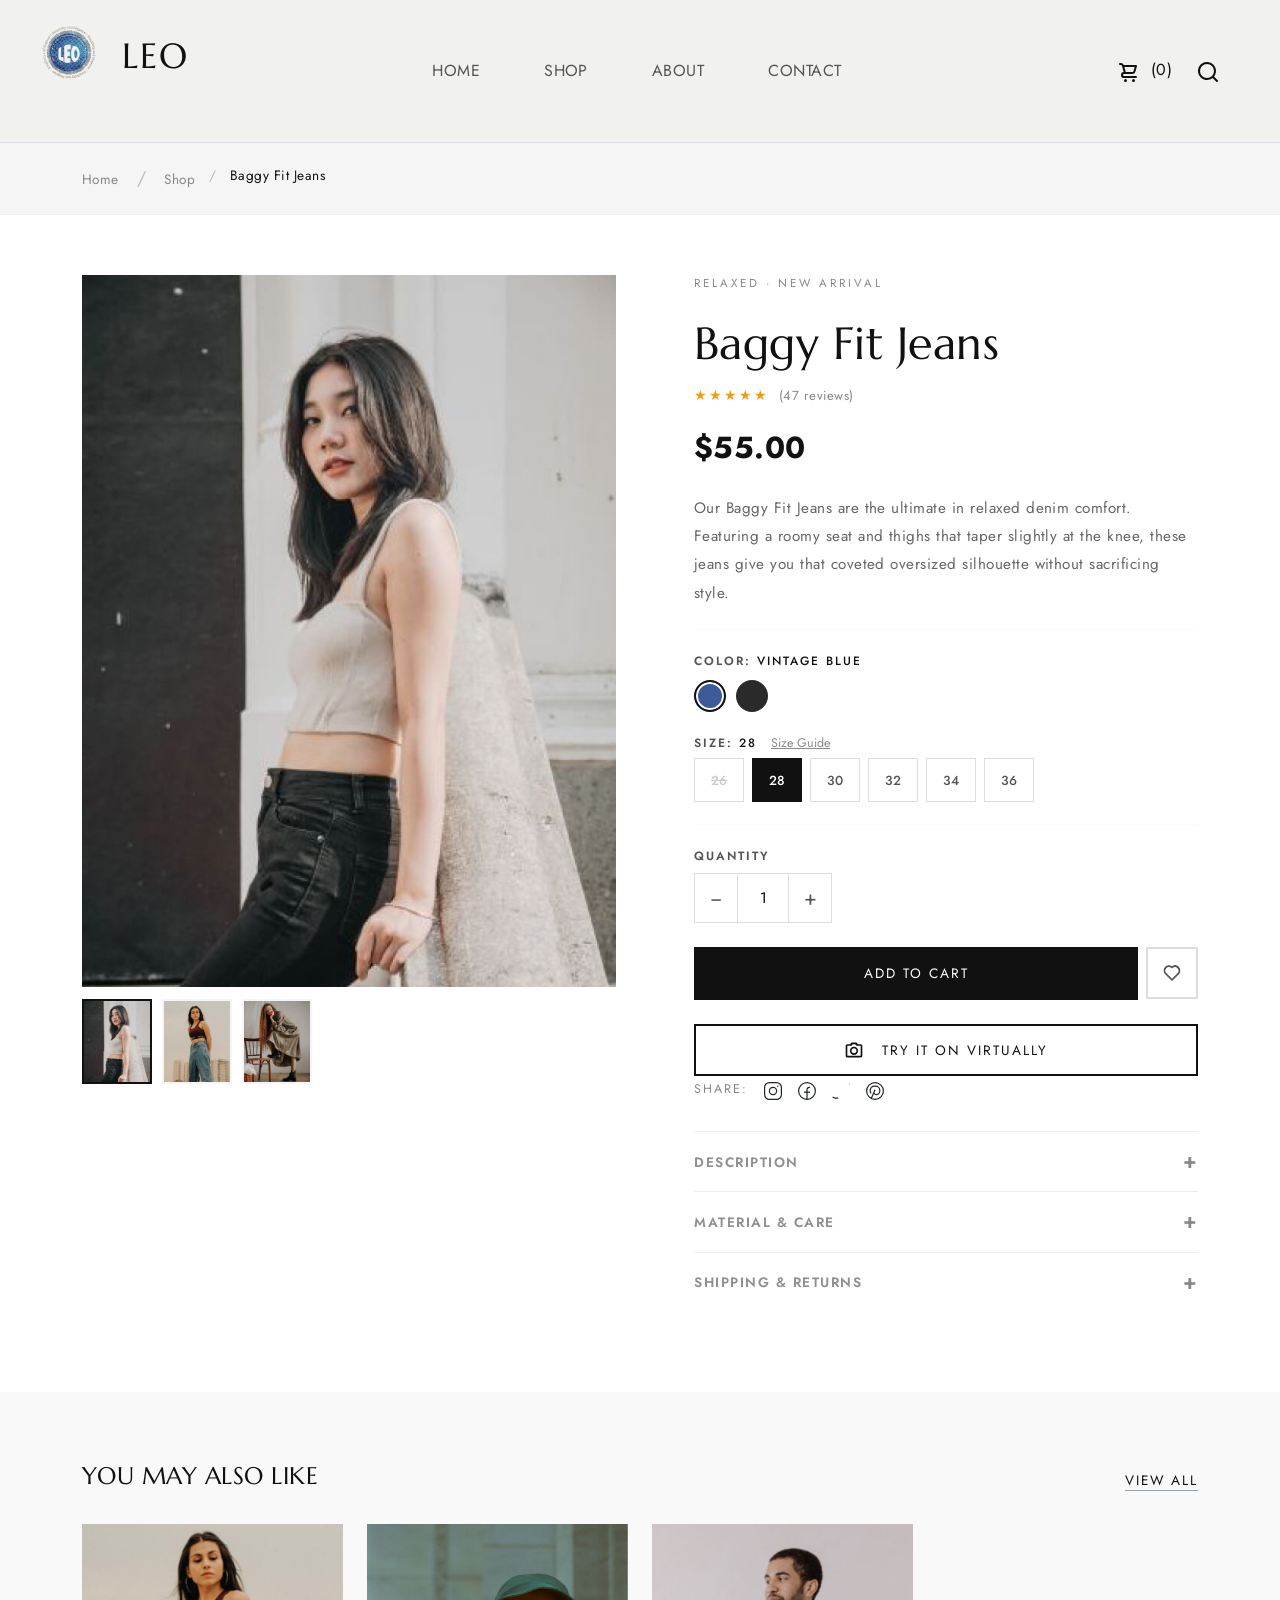
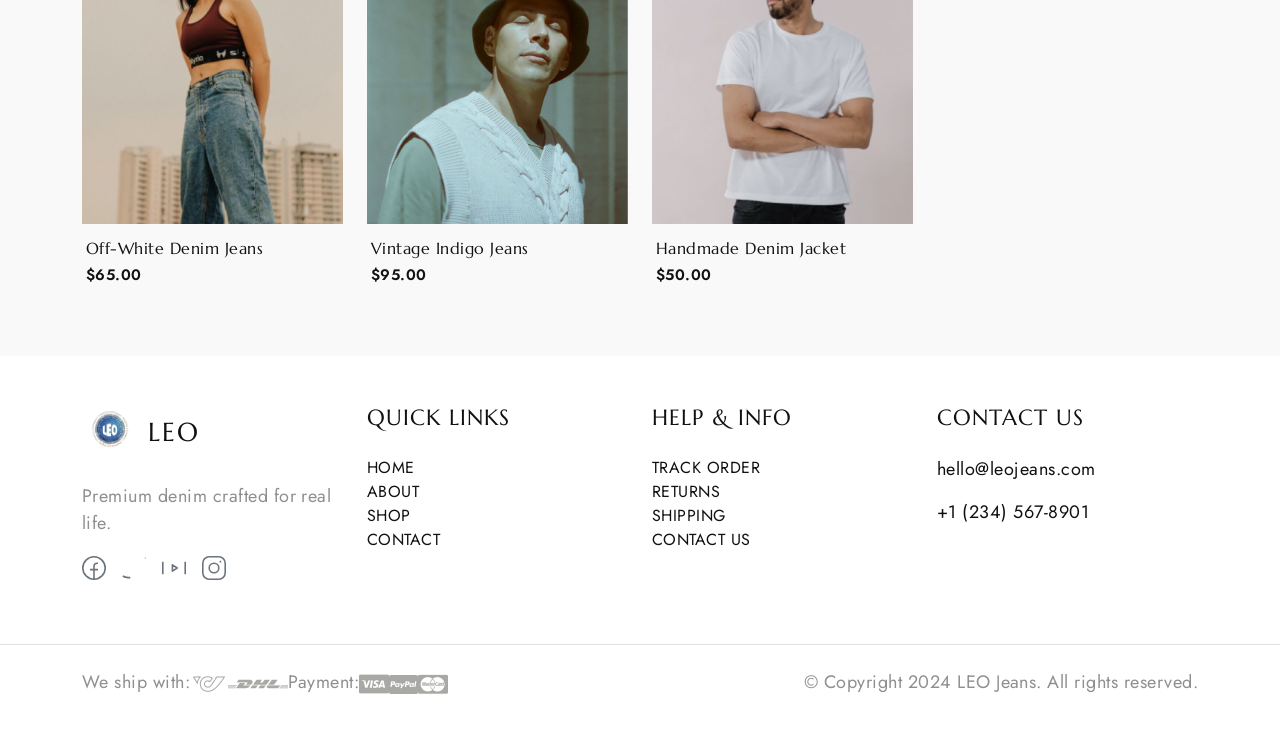
<file: product.html>
<!doctype html>
<html lang="en">
  <head>
    <title>Product - LEO Jeans</title>
    <meta charset="utf-8" />
    <meta http-equiv="X-UA-Compatible" content="IE=edge" />
    <meta name="viewport" content="width=device-width, initial-scale=1.0" />
    <meta name="description" content="Shop premium denim at LEO Jeans." />
    <link
      href="https://cdn.jsdelivr.net/npm/bootstrap@5.3.0-alpha3/dist/css/bootstrap.min.css"
      rel="stylesheet"
      integrity="sha384-KK94CHFLLe+nY2dmCWGMq91rCGa5gtU4mk92HdvYe+M/SXH301p5ILy+dN9+nJOZ"
      crossorigin="anonymous"
    />
    <link rel="stylesheet" type="text/css" href="css/vendor.css" />
    <link
      rel="stylesheet"
      href="https://cdn.jsdelivr.net/npm/swiper@9/swiper-bundle.min.css"
    />
    <link rel="stylesheet" type="text/css" href="style.css" />
    <link rel="preconnect" href="https://fonts.googleapis.com" />
    <link rel="preconnect" href="https://fonts.gstatic.com" crossorigin />
    <link
      href="https://fonts.googleapis.com/css2?family=Jost:ital,wght@0,300;0,400;0,500;0,700;1,300;1,400;1,500;1,700&family=Marcellus&display=swap"
      rel="stylesheet"
    />
    <style>
      /* ── Breadcrumb hero ── */
      .product-hero {
        background: #f5f5f5;
        border-bottom: 1px solid #eee;
        padding: 22px 0;
      }

      .breadcrumb {
        background: transparent;
        margin: 0;
        padding: 0;
      }

      .breadcrumb-item a {
        color: #888;
        text-decoration: none;
        font-size: 0.85rem;
      }

      .breadcrumb-item a:hover {
        color: #111;
      }

      .breadcrumb-item.active {
        color: #111;
        font-size: 0.85rem;
      }

      .breadcrumb-item + .breadcrumb-item::before {
        color: #bbb;
      }

      /* ── Main product layout ── */
      .product-section {
        padding: 60px 0 80px;
      }

      /* ── Image gallery ── */
      .gallery-main {
        position: relative;
        overflow: hidden;
        background: #f9f9f9;
        aspect-ratio: 3/4;
      }

      .gallery-main img {
        width: 100%;
        height: 100%;
        object-fit: cover;
        transition: transform 0.5s ease;
      }

      .gallery-main:hover img {
        transform: scale(1.04);
      }

      .gallery-badge {
        position: absolute;
        top: 16px;
        left: 16px;
        background: #111;
        color: #fff;
        font-size: 0.68rem;
        text-transform: uppercase;
        letter-spacing: 2px;
        padding: 5px 12px;
        z-index: 2;
      }

      .gallery-badge.sale {
        background: #c0392b;
      }

      .gallery-badge.new {
        background: #27ae60;
      }

      .thumb-row {
        display: flex;
        gap: 10px;
        margin-top: 12px;
      }

      .thumb {
        width: 70px;
        height: 85px;
        object-fit: cover;
        cursor: pointer;
        border: 2px solid transparent;
        flex-shrink: 0;
        transition: border-color 0.2s;
        background: #f5f5f5;
      }

      .thumb.active,
      .thumb:hover {
        border-color: #111;
      }

      /* ── Product info panel ── */
      .product-info-panel {
        padding-left: 30px;
      }

      @media (max-width: 991px) {
        .product-info-panel {
          padding-left: 0;
          margin-top: 36px;
        }
      }

      .product-tag {
        font-size: 0.72rem;
        text-transform: uppercase;
        letter-spacing: 3px;
        color: #888;
        margin-bottom: 10px;
      }

      .product-title {
        font-family: "Marcellus", serif;
        font-size: clamp(1.8rem, 4vw, 2.8rem);
        line-height: 1.2;
        margin-bottom: 14px;
      }

      .product-rating {
        display: flex;
        align-items: center;
        gap: 10px;
        margin-bottom: 18px;
      }

      .stars {
        color: #f39c12;
        font-size: 0.9rem;
        letter-spacing: 2px;
      }

      .review-count {
        font-size: 0.82rem;
        color: #888;
      }

      .product-price-wrap {
        margin-bottom: 24px;
      }

      .price-current {
        font-size: 1.9rem;
        font-weight: 700;
        color: #111;
      }

      .price-old {
        font-size: 1.1rem;
        color: #bbb;
        text-decoration: line-through;
        margin-right: 10px;
      }

      .price-save {
        font-size: 0.78rem;
        background: #ffe4e4;
        color: #c0392b;
        padding: 3px 10px;
        text-transform: uppercase;
        letter-spacing: 1px;
        vertical-align: middle;
      }

      .divider {
        border: none;
        border-top: 1px solid #eee;
        margin: 22px 0;
      }

      /* ── Color selector ── */
      .option-label {
        font-size: 0.75rem;
        text-transform: uppercase;
        letter-spacing: 2px;
        color: #555;
        margin-bottom: 10px;
        font-weight: 600;
      }

      .color-label-val {
        color: #111;
        font-weight: 500;
      }

      .color-swatches {
        display: flex;
        gap: 10px;
        flex-wrap: wrap;
        margin-bottom: 22px;
      }

      .swatch {
        width: 32px;
        height: 32px;
        border-radius: 50%;
        cursor: pointer;
        border: 2.5px solid transparent;
        transition:
          border-color 0.2s,
          transform 0.15s;
        position: relative;
      }

      .swatch:hover {
        transform: scale(1.1);
      }

      .swatch.active {
        border-color: #111;
        box-shadow: 0 0 0 2px #fff inset;
      }

      .swatch[title]::after {
        content: attr(title);
        position: absolute;
        bottom: -22px;
        left: 50%;
        transform: translateX(-50%);
        font-size: 0.65rem;
        color: #888;
        white-space: nowrap;
        opacity: 0;
        transition: opacity 0.2s;
      }

      .swatch:hover::after {
        opacity: 1;
      }

      /* ── Size selector ── */
      .size-grid {
        display: flex;
        flex-wrap: wrap;
        gap: 8px;
        margin-bottom: 22px;
      }

      .size-btn {
        min-width: 50px;
        height: 44px;
        border: 1.5px solid #ddd;
        background: transparent;
        font-size: 0.82rem;
        font-family: "Jost", sans-serif;
        font-weight: 500;
        cursor: pointer;
        transition: all 0.2s;
        padding: 0 10px;
        color: #555;
      }

      .size-btn:hover,
      .size-btn.active {
        background: #111;
        color: #fff;
        border-color: #111;
      }

      .size-btn.out {
        color: #ccc;
        text-decoration: line-through;
        cursor: not-allowed;
      }

      .size-guide {
        font-size: 0.78rem;
        color: #888;
        text-decoration: underline;
        cursor: pointer;
        background: none;
        border: none;
        padding: 0;
        font-family: "Jost", sans-serif;
        margin-left: 8px;
      }

      /* ── Quantity + Add to Cart ── */
      .qty-wrap {
        display: flex;
        align-items: center;
        border: 1.5px solid #ddd;
        width: fit-content;
        margin-bottom: 20px;
      }

      .qty-btn {
        width: 42px;
        height: 48px;
        background: transparent;
        border: none;
        font-size: 1.3rem;
        cursor: pointer;
        color: #555;
        transition:
          background 0.2s,
          color 0.2s;
        font-family: "Jost", sans-serif;
      }

      .qty-btn:hover {
        background: #f5f5f5;
      }

      .qty-input {
        width: 52px;
        height: 48px;
        border: none;
        border-left: 1.5px solid #ddd;
        border-right: 1.5px solid #ddd;
        text-align: center;
        font-size: 0.95rem;
        font-family: "Jost", sans-serif;
        outline: none;
        appearance: textfield;
        -moz-appearance: textfield;
      }

      .qty-input::-webkit-inner-spin-button,
      .qty-input::-webkit-outer-spin-button {
        -webkit-appearance: none;
      }

      .btn-add-cart {
        background: #111;
        color: #fff;
        border: 2px solid #111;
        padding: 14px 36px;
        text-transform: uppercase;
        letter-spacing: 2px;
        font-size: 0.85rem;
        font-family: "Jost", sans-serif;
        cursor: pointer;
        transition: all 0.3s;
        flex: 1;
      }

      .btn-add-cart:hover {
        background: transparent;
        color: #111;
      }

      .btn-wishlist-lg {
        width: 52px;
        height: 52px;
        border: 2px solid #ddd;
        background: transparent;
        cursor: pointer;
        display: flex;
        align-items: center;
        justify-content: center;
        transition: all 0.2s;
        color: #555;
        flex-shrink: 0;
      }

      .btn-wishlist-lg:hover,
      .btn-wishlist-lg.active {
        border-color: #c0392b;
        color: #c0392b;
      }

      /* ── Info accordion ── */
      .info-accordion {
        margin-top: 28px;
      }

      .acc-header {
        display: flex;
        justify-content: space-between;
        align-items: center;
        padding: 14px 0;
        border-top: 1px solid #eee;
        cursor: pointer;
        font-size: 0.85rem;
        text-transform: uppercase;
        letter-spacing: 1.5px;
        font-weight: 600;
        user-select: none;
      }

      .acc-toggle {
        font-size: 1.3rem;
        color: #888;
        transition: transform 0.3s;
      }

      .acc-header.open .acc-toggle {
        transform: rotate(45deg);
      }

      .acc-body {
        max-height: 0;
        overflow: hidden;
        transition:
          max-height 0.4s ease,
          padding 0.4s;
        font-size: 0.9rem;
        color: #666;
        line-height: 1.8;
      }

      .acc-body.open {
        max-height: 400px;
        padding-bottom: 14px;
      }

      .acc-body ul {
        padding-left: 18px;
      }

      .acc-body li {
        margin-bottom: 4px;
      }

      /* ── Toast ── */
      .cart-toast {
        position: fixed;
        bottom: 30px;
        right: 30px;
        background: #111;
        color: #fff;
        padding: 16px 24px;
        font-size: 0.88rem;
        z-index: 9999;
        border-radius: 2px;
        transform: translateY(80px);
        opacity: 0;
        transition: all 0.4s ease;
        box-shadow: 0 8px 30px rgba(0, 0, 0, 0.25);
        max-width: 320px;
      }

      .cart-toast.show {
        transform: translateY(0);
        opacity: 1;
      }

      /* ── Virtual Try-On ── */
      .vto-btn {
        background: #fff;
        color: #111;
        border: 2px solid #111;
        padding: 14px 24px;
        text-transform: uppercase;
        letter-spacing: 2px;
        font-size: 0.85rem;
        font-family: "Jost", sans-serif;
        cursor: pointer;
        transition: all 0.3s;
        display: flex;
        align-items: center;
        justify-content: center;
        gap: 10px;
        margin-top: 15px;
        width: 100%;
      }

      .vto-btn:hover {
        background: #111;
        color: #fff;
      }

      .vto-modal {
        display: none;
        position: fixed;
        inset: 0;
        background: rgba(0, 0, 0, 0.95);
        z-index: 10000;
        align-items: center;
        justify-content: center;
      }

      .vto-modal.show {
        display: flex;
      }

      .vto-container {
        position: relative;
        width: 100%;
        height: 100%;
        display: flex;
        flex-direction: column;
        overflow: hidden;
      }

      #vtoVideo,
      #vtoCanvas {
        width: 100%;
        height: 100%;
        object-fit: cover;
        position: absolute;
        inset: 0;
      }

      .vto-overlay-wrap {
        position: absolute;
        inset: 0;
        pointer-events: none;
        display: flex;
        align-items: center;
        justify-content: center;
        z-index: 2;
      }

      #vtoOverlay {
        width: 300px;
        pointer-events: auto;
        cursor: grab;
        transition: transform 0.1s ease;
        user-select: none;
      }

      #vtoOverlay:active {
        cursor: grabbing;
      }

      .vto-controls {
        position: absolute;
        bottom: 40px;
        left: 50%;
        transform: translateX(-50%);
        z-index: 10;
        display: flex;
        gap: 15px;
        background: rgba(255, 255, 255, 0.15);
        backdrop-filter: blur(15px);
        padding: 20px 30px;
        border-radius: 50px;
        border: 1px solid rgba(255, 255, 255, 0.2);
        color: #fff;
        align-items: center;
      }

      .vto-ctrl-btn {
        background: #fff;
        border: none;
        border-radius: 50%;
        width: 50px;
        height: 50px;
        display: flex;
        align-items: center;
        justify-content: center;
        cursor: pointer;
        color: #111;
        transition: all 0.2s;
      }

      .vto-ctrl-btn:hover {
        transform: scale(1.1);
        background: #f0f0f0;
      }

      .vto-close {
        position: absolute;
        top: 30px;
        right: 30px;
        z-index: 11;
        background: rgba(255, 255, 255, 0.2);
        border: none;
        color: #fff;
        padding: 10px 20px;
        border-radius: 4px;
        cursor: pointer;
        text-transform: uppercase;
        font-size: 0.75rem;
        letter-spacing: 2px;
      }

      .vto-slider-wrap {
        display: flex;
        flex-direction: column;
        gap: 5px;
        font-size: 0.7rem;
        text-transform: uppercase;
        letter-spacing: 1px;
        color: #fff;
      }

      .vto-slider {
        width: 100px;
        accent-color: #fff;
      }

      /* ── Related products ── */
      .related-section {
        padding: 70px 0;
        background: #f9f9f9;
      }

      .related-card {
        position: relative;
      }

      .related-img {
        width: 100%;
        height: 300px;
        object-fit: cover;
        background: #f0f0f0;
        display: block;
        transition: transform 0.5s;
      }

      .related-card:hover .related-img {
        transform: scale(1.04);
      }

      .related-overflow {
        overflow: hidden;
      }

      .related-name {
        font-family: "Marcellus", serif;
        font-size: 1rem;
        display: block;
        color: #111;
        text-decoration: none;
        margin: 12px 4px 4px;
      }

      .related-name:hover {
        color: #555;
      }

      .related-price {
        font-size: 0.95rem;
        font-weight: 600;
        color: #111;
        padding: 0 4px;
      }

      /* ── Size guide modal ── */
      .size-modal-backdrop {
        display: none;
        position: fixed;
        inset: 0;
        background: rgba(0, 0, 0, 0.5);
        z-index: 1050;
        align-items: center;
        justify-content: center;
      }

      .size-modal-backdrop.show {
        display: flex;
      }

      .size-modal {
        background: #fff;
        max-width: 560px;
        width: 90%;
        padding: 40px;
        position: relative;
        max-height: 80vh;
        overflow-y: auto;
      }

      .size-modal h4 {
        font-family: "Marcellus", serif;
        margin-bottom: 20px;
      }

      .size-modal table {
        width: 100%;
        border-collapse: collapse;
        font-size: 0.88rem;
      }

      .size-modal th,
      .size-modal td {
        border: 1px solid #eee;
        padding: 10px 14px;
        text-align: center;
      }

      .size-modal th {
        background: #111;
        color: #fff;
        text-transform: uppercase;
        letter-spacing: 1px;
        font-size: 0.75rem;
      }

      .size-modal-close {
        position: absolute;
        top: 16px;
        right: 16px;
        background: none;
        border: none;
        font-size: 1.5rem;
        cursor: pointer;
        color: #888;
        line-height: 1;
      }
    </style>
  </head>

  <body>
    <!-- SVG Sprite -->
    <svg xmlns="http://www.w3.org/2000/svg" style="display: none">
      <defs>
        <symbol id="cart" viewBox="0 0 24 24">
          <path
            fill="currentColor"
            d="M8.5 19a1.5 1.5 0 1 0 1.5 1.5A1.5 1.5 0 0 0 8.5 19ZM19 16H7a1 1 0 0 1 0-2h8.491a3.013 3.013 0 0 0 2.885-2.176l1.585-5.55A1 1 0 0 0 19 5H6.74a3.007 3.007 0 0 0-2.82-2H3a1 1 0 0 0 0 2h.921a1.005 1.005 0 0 1 .962.725l.155.545v.005l1.641 5.742A3 3 0 0 0 7 18h12a1 1 0 0 0 0-2Zm-1.326-9-1.22 4.274a1.005 1.005 0 0 1-.963.726H8.754l-.255-.892L7.326 7ZM16.5 19a1.5 1.5 0 1 0 1.5 1.5a1.5 1.5 0 0 0-1.5-1.5Z"
          />
        </symbol>
        <symbol id="search" viewBox="0 0 24 24">
          <path
            fill="currentColor"
            d="M21.71 20.29L18 16.61A9 9 0 1 0 16.61 18l3.68 3.68a1 1 0 0 0 1.42 0a1 1 0 0 0 0-1.39ZM11 18a7 7 0 1 1 7-7a7 7 0 0 1-7 7Z"
          />
        </symbol>
        <symbol id="heart" viewBox="0 0 24 24">
          <path
            fill="currentColor"
            d="M20.16 4.61A6.27 6.27 0 0 0 12 4a6.27 6.27 0 0 0-8.16 9.48l7.45 7.45a1 1 0 0 0 1.42 0l7.45-7.45a6.27 6.27 0 0 0 0-8.87Zm-1.41 7.46L12 18.81l-6.75-6.74a4.28 4.28 0 0 1 3-7.3a4.25 4.25 0 0 1 3 1.25a1 1 0 0 0 1.42 0a4.27 4.27 0 0 1 6 6.05Z"
          />
        </symbol>
        <symbol id="instagram" viewBox="0 0 15 15">
          <path
            fill="none"
            stroke="currentColor"
            d="M11 3.5h1M4.5.5h6a4 4 0 0 1 4 4v6a4 4 0 0 1-4 4h-6a4 4 0 0 1-4-4v-6a4 4 0 0 1 4-4Zm3 10a3 3 0 1 1 0-6a3 3 0 0 1 0 6Z"
          />
        </symbol>
        <symbol id="facebook" viewBox="0 0 15 15">
          <path
            fill="none"
            stroke="currentColor"
            d="M7.5 14.5a7 7 0 1 1 0-14a7 7 0 0 1 0 14Zm0 0v-8a2 2 0 0 1 2-2h.5m-5 4h5"
          />
        </symbol>
        <symbol id="twitter" viewBox="0 0 15 15">
          <path
            fill="currentColor"
            d="m14.478 1.5l.5-.033a.5.5 0 0 0-.871-.301l.371.334ZM.222 12.916C1.863 14.01 3.583 14 5.18 14v-1c-1.63 0-3.048-.011-4.402-.916l-.556.832Z"
          />
        </symbol>
        <symbol id="youtube" viewBox="0 0 15 15">
          <path
            fill="currentColor"
            d="M6.5 5.5l.277-.416A.5.5 0 0 0 6 5.5Zm0 4H6a.5.5 0 0 0 .777.416Zm3-2l.277.416a.5.5 0 0 0 0-.832ZM0 3.636v7.728h1V3.636Zm15 7.728V3.636h-1v7.728ZM6 5.5v4h1v-4Zm.777 4.416l3-2-.554-.832-3 2Zm3-2.832-3-2-.554.832 3 2Z"
          />
        </symbol>
        <symbol id="pinterest" viewBox="0 0 15 15">
          <path
            fill="none"
            stroke="currentColor"
            d="m4.5 13.5l3-7m-3.236 3a2.989 2.989 0 0 1-.764-2V7A3.5 3.5 0 0 1 7 3.5h1A3.5 3.5 0 0 1 11.5 7v.5a3 3 0 0 1-3 3a2.081 2.081 0 0 1-1.974-1.423L6.5 9m1 5.5a7 7 0 1 1 0-14a7 7 0 0 1 0 14Z"
          />
        </symbol>
        <symbol id="camera" viewBox="0 0 24 24">
          <path
            fill="currentColor"
            d="M12 18q2.075 0 3.538-1.462Q17 15.075 17 13q0-2.075-1.462-3.538Q14.075 8 12 8q-2.075 0-3.538 1.462Q7 10.925 7 13q0 2.075 1.462 3.538Q9.925 18 12 18Zm0-2q-1.25 0-2.125-.875T9 13q0-1.25.875-2.125T12 10q1.25 0 2.125.875T15 13q0 1.25-.875 2.125T12 16Zm-8 5q-.825 0-1.412-.587Q2 19.825 2 19V7q0-.825.588-1.412Q3.175 5 4 5h3.15L9 3h6l1.85 2H20q.825 0 1.413.588Q22 6.175 22 7v12q0 .825-.587 1.413Q20.825 21 20 21Zm0-2h16V7H15.125L13.275 5h-2.55L8.875 7H4v12Zm8-6Z"
          />
        </symbol>
      </defs>
    </svg>

    <!-- Virtual Try-On Modal -->
    <div class="vto-modal" id="vtoModal">
      <button class="vto-close" onclick="closeVTO()">Close</button>
      <div class="vto-container">
        <video id="vtoVideo" autoplay playsinline></video>
        <canvas id="vtoCanvas" style="display: none"></canvas>
        <div class="vto-overlay-wrap" id="vtoOverlayWrap">
          <img
            id="vtoOverlay"
            src="images/vto-model-removebg-preview.png"
            alt="Jeans Model"
            onmousedown="startDrag(event)"
            ontouchstart="startDrag(event)"
          />
        </div>
        <div class="vto-controls">
          <div class="vto-slider-wrap">
            <label>Scale</label>
            <input
              type="range"
              class="vto-slider"
              id="vtoScale"
              min="0.5"
              max="2"
              step="0.01"
              value="1"
              oninput="updateVTOOverlay()"
            />
          </div>
          <button
            class="vto-ctrl-btn"
            onclick="takeVTOShot()"
            title="Snap a photo!"
          >
            <svg width="24" height="24">
              <use xlink:href="#camera"></use>
            </svg>
          </button>
          <div class="vto-slider-wrap">
            <label>Upload</label>
            <input
              type="file"
              id="vtoUpload"
              style="display: none"
              accept="image/*"
              onchange="handleVTOUpload(event)"
            />
            <button
              class="vto-ctrl-btn"
              onclick="document.getElementById('vtoUpload').click()"
            >
              <svg
                width="20"
                height="20"
                viewBox="0 0 24 24"
                fill="currentColor"
              >
                <path
                  d="M11 16V7.85l-2.6 2.6L7 9l5-5 5 5-1.4 1.45-2.6-2.6V16h-2Zm-7 4v-5h2v3h12v-3h2v5H4Z"
                />
              </svg>
            </button>
          </div>
        </div>
      </div>
    </div>

    <!-- Cart Toast -->
    <div class="cart-toast" id="cartToast">
      <svg
        width="16"
        height="16"
        viewBox="0 0 24 24"
        fill="currentColor"
        style="margin-right: 8px; vertical-align: middle"
      >
        <use xlink:href="#cart"></use>
      </svg>
      <span id="toastMsg">Added to cart!</span>
    </div>

    <!-- Size Guide Modal -->
    <div
      class="size-modal-backdrop"
      id="sizeModal"
      onclick="closeSizeModal(event)"
    >
      <div class="size-modal">
        <button
          class="size-modal-close"
          onclick="
            document.getElementById('sizeModal').classList.remove('show')
          "
        >
          &times;
        </button>
        <h4>Size Guide</h4>
        <p style="font-size: 0.85rem; color: #888; margin-bottom: 20px">
          All measurements are in inches. For the best fit, measure yourself and
          compare to the chart below.
        </p>
        <table>
          <thead>
            <tr>
              <th>Size</th>
              <th>Waist</th>
              <th>Hip</th>
              <th>Inseam</th>
            </tr>
          </thead>
          <tbody>
            <tr>
              <td>XS / 26</td>
              <td>26–27</td>
              <td>35–36</td>
              <td>30</td>
            </tr>
            <tr>
              <td>S / 28</td>
              <td>28–29</td>
              <td>37–38</td>
              <td>30</td>
            </tr>
            <tr>
              <td>M / 30</td>
              <td>30–31</td>
              <td>39–40</td>
              <td>30</td>
            </tr>
            <tr>
              <td>L / 32</td>
              <td>32–33</td>
              <td>41–42</td>
              <td>31</td>
            </tr>
            <tr>
              <td>XL / 34</td>
              <td>34–35</td>
              <td>43–44</td>
              <td>31</td>
            </tr>
            <tr>
              <td>XXL / 36</td>
              <td>36–37</td>
              <td>45–46</td>
              <td>32</td>
            </tr>
          </tbody>
        </table>
      </div>
    </div>

    <div class="preloader text-white fs-6 text-uppercase overflow-hidden"></div>

    <!-- Cart Offcanvas -->
    <div
      class="offcanvas offcanvas-end"
      data-bs-scroll="true"
      tabindex="-1"
      id="offcanvasCart"
      aria-labelledby="My Cart"
    >
      <div class="offcanvas-header justify-content-center">
        <button
          type="button"
          class="btn-close"
          data-bs-dismiss="offcanvas"
          aria-label="Close"
        ></button>
      </div>
      <div class="offcanvas-body">
        <h4 class="d-flex justify-content-between align-items-center mb-3">
          <span class="text-primary">Your denim cart</span>
          <span class="badge bg-primary rounded-pill" id="cartBadge">0</span>
        </h4>
        <ul class="list-group mb-3" id="cartList">
          <li class="list-group-item text-muted">Your cart is empty.</li>
        </ul>
        <button class="w-100 btn btn-primary btn-lg">
          Continue to Checkout
        </button>
      </div>
    </div>

    <!-- Search Popup -->
    <div class="search-popup">
      <div class="search-popup-container">
        <form role="search" method="get" class="form-group" action="">
          <input
            type="search"
            id="search-form"
            class="form-control border-0 border-bottom"
            placeholder="Type and press enter"
            name="s"
          />
          <button
            type="submit"
            class="search-submit border-0 position-absolute bg-white"
            style="top: 15px; right: 15px"
          >
            <svg width="24" height="24">
              <use xlink:href="#search"></use>
            </svg>
          </button>
        </form>
        <h5 class="cat-list-title">Browse Categories</h5>
        <ul class="cat-list">
          <li class="cat-list-item"><a href="shop.html">Skinny Jeans</a></li>
          <li class="cat-list-item"><a href="shop.html">Straight Jeans</a></li>
          <li class="cat-list-item"><a href="shop.html">Denim Jackets</a></li>
        </ul>
      </div>
    </div>

    <!-- Navbar -->
    <nav
      class="navbar navbar-expand-lg bg-light text-uppercase fs-6 p-3 border-bottom align-items-center"
    >
      <div class="container-fluid">
        <div class="row justify-content-between align-items-center w-100">
          <div class="col-auto me-auto me-lg-0">
            <a class="navbar-brand text-white" href="index.html">
              <span style="display: flex; align-items: center; gap: 12px">
                <img
                  src="images/Leo_logo-removebg-preview.png"
                  alt="Leo Logo"
                  style="height: 80px; width: auto"
                />
                <span
                  style="
                    font-size: 2.2rem;
                    font-family: &quot;Marcellus&quot;, Roboto, sans-serif;
                    font-weight: 400;
                    color: #111;
                    letter-spacing: 2px;
                  "
                  >LEO</span
                >
              </span>
            </a>
          </div>
          <div class="col-auto order-last order-lg-0">
            <button
              class="navbar-toggler"
              type="button"
              data-bs-toggle="offcanvas"
              data-bs-target="#offcanvasNavbar"
            >
              <span class="navbar-toggler-icon"></span>
            </button>
            <div
              class="offcanvas offcanvas-end"
              tabindex="-1"
              id="offcanvasNavbar"
            >
              <div class="offcanvas-header">
                <h5 class="offcanvas-title">Menu</h5>
                <button
                  type="button"
                  class="btn-close text-reset"
                  data-bs-dismiss="offcanvas"
                ></button>
              </div>
              <div class="offcanvas-body">
                <ul
                  class="navbar-nav justify-content-end flex-grow-1 gap-1 gap-md-5 pe-3"
                >
                  <li class="nav-item">
                    <a class="nav-link" href="index.html">Home</a>
                  </li>
                  <li class="nav-item">
                    <a class="nav-link" href="shop.html">Shop</a>
                  </li>
                  <li class="nav-item">
                    <a class="nav-link" href="about.html">About</a>
                  </li>
                  <li class="nav-item">
                    <a class="nav-link" href="contact.html">Contact</a>
                  </li>
                </ul>
              </div>
            </div>
          </div>
          <div class="col-auto">
            <ul class="list-unstyled d-flex m-0">
              <li class="d-none d-lg-block">
                <a
                  href="#"
                  class="mx-3"
                  data-bs-toggle="offcanvas"
                  data-bs-target="#offcanvasCart"
                >
                  <svg width="24" height="24" viewBox="0 0 24 24">
                    <use xlink:href="#cart"></use>
                  </svg>
                  <span class="cart-count ms-1" id="navCartCount">(0)</span>
                </a>
              </li>
              <li class="d-lg-none">
                <a
                  href="#"
                  class="mx-2"
                  data-bs-toggle="offcanvas"
                  data-bs-target="#offcanvasCart"
                >
                  <svg width="24" height="24" viewBox="0 0 24 24">
                    <use xlink:href="#cart"></use>
                  </svg>
                </a>
              </li>
              <li class="search-box mx-2">
                <a href="#search" class="search-button">
                  <svg width="24" height="24" viewBox="0 0 24 24">
                    <use xlink:href="#search"></use>
                  </svg>
                </a>
              </li>
            </ul>
          </div>
        </div>
      </div>
    </nav>

    <!-- Breadcrumb -->
    <div class="product-hero">
      <div class="container">
        <nav aria-label="breadcrumb">
          <ol class="breadcrumb">
            <li class="breadcrumb-item"><a href="index.html">Home</a></li>
            <li class="breadcrumb-item"><a href="shop.html">Shop</a></li>
            <li class="breadcrumb-item active" id="breadcrumbName">Product</li>
          </ol>
        </nav>
      </div>
    </div>

    <!-- Product Section -->
    <section class="product-section">
      <div class="container">
        <div class="row g-5">
          <!-- LEFT: Image gallery -->
          <div class="col-lg-6">
            <div class="gallery-main" id="galleryMain">
              <span class="gallery-badge new" id="productBadge">New</span>
              <img id="mainImage" src="" alt="Product Image" />
            </div>
            <div class="thumb-row" id="thumbRow">
              <!-- thumbnails injected by JS -->
            </div>
          </div>

          <!-- RIGHT: Product info -->
          <div class="col-lg-6">
            <div class="product-info-panel">
              <p class="product-tag" id="productCategory">Denim Collection</p>
              <h1 class="product-title" id="productName">Loading...</h1>

              <div class="product-rating">
                <span class="stars" id="productStars">★★★★★</span>
                <span class="review-count" id="productReviews"
                  >(0 reviews)</span
                >
              </div>

              <div class="product-price-wrap">
                <span
                  class="price-old"
                  id="productOldPrice"
                  style="display: none"
                ></span>
                <span class="price-current" id="productPrice">$0.00</span>
                <span
                  class="price-save"
                  id="productSave"
                  style="display: none"
                ></span>
              </div>

              <p
                id="productDesc"
                style="
                  color: #666;
                  font-size: 0.95rem;
                  line-height: 1.85;
                  margin-bottom: 20px;
                "
              ></p>

              <hr class="divider" />

              <!-- Color selector -->
              <div id="colorSection">
                <p class="option-label">
                  Color:
                  <span class="color-label-val" id="selectedColorName"></span>
                </p>
                <div class="color-swatches" id="colorSwatches"></div>
              </div>

              <!-- Size selector -->
              <div>
                <p class="option-label" style="margin-bottom: 6px">
                  Size:
                  <span class="color-label-val" id="selectedSizeName"></span>
                  <button
                    class="size-guide"
                    onclick="
                      document.getElementById('sizeModal').classList.add('show')
                    "
                  >
                    Size Guide
                  </button>
                </p>
                <div class="size-grid" id="sizeGrid"></div>
              </div>

              <hr class="divider" />

              <!-- Quantity -->
              <p class="option-label mb-2">Quantity</p>
              <div class="qty-wrap mb-4">
                <button class="qty-btn" onclick="changeQty(-1)">−</button>
                <input
                  type="number"
                  class="qty-input"
                  id="qtyInput"
                  value="1"
                  min="1"
                  max="10"
                />
                <button class="qty-btn" onclick="changeQty(1)">+</button>
              </div>

              <!-- Actions -->
              <div class="d-flex gap-2 mb-4">
                <button
                  class="btn-add-cart"
                  id="addCartBtn"
                  onclick="addToCart()"
                >
                  Add to Cart
                </button>
                <button
                  class="btn-wishlist-lg"
                  id="wishlistBtn"
                  title="Add to Wishlist"
                  onclick="toggleWishlist(this)"
                >
                  <svg width="20" height="20" viewBox="0 0 24 24">
                    <use xlink:href="#heart"></use>
                  </svg>
                </button>
              </div>

              <button class="vto-btn" onclick="openVTO()">
                <svg width="20" height="20" style="margin-right: 8px">
                  <use xlink:href="#camera"></use>
                </svg>
                Try It On Virtually
              </button>

              <!-- Share -->
              <div class="d-flex align-items-center gap-3">
                <span
                  style="
                    font-size: 0.78rem;
                    text-transform: uppercase;
                    letter-spacing: 2px;
                    color: #888;
                  "
                  >Share:</span
                >
                <a href="#" class="text-dark"
                  ><svg width="18" height="18" viewBox="0 0 15 15">
                    <use xlink:href="#instagram"></use></svg
                ></a>
                <a href="#" class="text-dark"
                  ><svg width="18" height="18" viewBox="0 0 15 15">
                    <use xlink:href="#facebook"></use></svg
                ></a>
                <a href="#" class="text-dark"
                  ><svg width="18" height="18" viewBox="0 0 15 15">
                    <use xlink:href="#twitter"></use></svg
                ></a>
                <a href="#" class="text-dark"
                  ><svg width="18" height="18" viewBox="0 0 15 15">
                    <use xlink:href="#pinterest"></use></svg
                ></a>
              </div>

              <!-- Accordion info -->
              <div class="info-accordion">
                <div class="acc-header" onclick="toggleAcc(this)">
                  Description
                  <span class="acc-toggle">+</span>
                </div>
                <div class="acc-body" id="accDesc">
                  <!-- filled by JS -->
                </div>

                <div class="acc-header" onclick="toggleAcc(this)">
                  Material & Care
                  <span class="acc-toggle">+</span>
                </div>
                <div class="acc-body" id="accCare">
                  <ul>
                    <li>98% Cotton, 2% Elastane</li>
                    <li>Machine wash cold, gentle cycle</li>
                    <li>Do not bleach</li>
                    <li>Tumble dry low</li>
                    <li>Iron on low heat if needed</li>
                  </ul>
                </div>

                <div class="acc-header" onclick="toggleAcc(this)">
                  Shipping & Returns
                  <span class="acc-toggle">+</span>
                </div>
                <div class="acc-body">
                  <ul>
                    <li>Free standard shipping on orders over $75</li>
                    <li>Standard delivery: 3–5 business days</li>
                    <li>Express delivery: 1–2 business days</li>
                    <li>Free returns within 30 days</li>
                  </ul>
                </div>
              </div>
            </div>
          </div>
        </div>
      </div>
    </section>

    <!-- Related Products -->
    <section class="related-section">
      <div class="container">
        <div class="d-flex justify-content-between align-items-center mb-4">
          <h4
            class="text-uppercase"
            style="font-family: &quot;Marcellus&quot;, serif; font-size: 1.5rem"
          >
            You May Also Like
          </h4>
          <a
            href="shop.html"
            class="btn-link"
            style="
              font-size: 0.85rem;
              text-transform: uppercase;
              letter-spacing: 2px;
              color: #111;
              text-decoration: none;
            "
            >View All</a
          >
        </div>
        <div class="row g-4" id="relatedGrid">
          <!-- filled by JS -->
        </div>
      </div>
    </section>

    <!-- Footer -->
    <footer id="footer">
      <div class="container">
        <div class="row d-flex flex-wrap justify-content-between py-5">
          <div class="col-md-3 col-sm-6">
            <div class="footer-menu footer-menu-001">
              <div class="footer-intro mb-4">
                <a
                  href="index.html"
                  style="
                    display: flex;
                    align-items: center;
                    gap: 10px;
                    text-decoration: none;
                  "
                >
                  <img
                    src="images/Leo_logo-removebg-preview.png"
                    alt="Leo Logo"
                    style="height: 55px; width: auto"
                  />
                  <span
                    style="
                      font-size: 1.6rem;
                      font-family: &quot;Marcellus&quot;, Roboto, sans-serif;
                      font-weight: 400;
                      color: #111;
                      letter-spacing: 2px;
                    "
                    >LEO</span
                  >
                </a>
              </div>
              <p>Premium denim crafted for real life.</p>
              <div class="social-links">
                <ul class="list-unstyled d-flex flex-wrap gap-3">
                  <li>
                    <a href="#" class="text-secondary"
                      ><svg width="24" height="24" viewBox="0 0 24 24">
                        <use xlink:href="#facebook"></use></svg
                    ></a>
                  </li>
                  <li>
                    <a href="#" class="text-secondary"
                      ><svg width="24" height="24" viewBox="0 0 24 24">
                        <use xlink:href="#twitter"></use></svg
                    ></a>
                  </li>
                  <li>
                    <a href="#" class="text-secondary"
                      ><svg width="24" height="24" viewBox="0 0 24 24">
                        <use xlink:href="#youtube"></use></svg
                    ></a>
                  </li>
                  <li>
                    <a href="#" class="text-secondary"
                      ><svg width="24" height="24" viewBox="0 0 15 15">
                        <use xlink:href="#instagram"></use></svg
                    ></a>
                  </li>
                </ul>
              </div>
            </div>
          </div>
          <div class="col-md-3 col-sm-6">
            <div class="footer-menu footer-menu-002">
              <h5 class="widget-title text-uppercase mb-4">Quick Links</h5>
              <ul
                class="menu-list list-unstyled text-uppercase border-animation-left fs-6"
              >
                <li class="menu-item">
                  <a href="index.html" class="item-anchor">Home</a>
                </li>
                <li class="menu-item">
                  <a href="about.html" class="item-anchor">About</a>
                </li>
                <li class="menu-item">
                  <a href="shop.html" class="item-anchor">Shop</a>
                </li>
                <li class="menu-item">
                  <a href="contact.html" class="item-anchor">Contact</a>
                </li>
              </ul>
            </div>
          </div>
          <div class="col-md-3 col-sm-6">
            <div class="footer-menu footer-menu-003">
              <h5 class="widget-title text-uppercase mb-4">Help &amp; Info</h5>
              <ul
                class="menu-list list-unstyled text-uppercase border-animation-left fs-6"
              >
                <li class="menu-item">
                  <a href="#" class="item-anchor">Track Order</a>
                </li>
                <li class="menu-item">
                  <a href="#" class="item-anchor">Returns</a>
                </li>
                <li class="menu-item">
                  <a href="#" class="item-anchor">Shipping</a>
                </li>
                <li class="menu-item">
                  <a href="contact.html" class="item-anchor">Contact Us</a>
                </li>
              </ul>
            </div>
          </div>
          <div class="col-md-3 col-sm-6">
            <div class="footer-menu footer-menu-004 border-animation-left">
              <h5 class="widget-title text-uppercase mb-4">Contact Us</h5>
              <p>
                <a href="mailto:hello@leojeans.com" class="item-anchor"
                  >hello@leojeans.com</a
                >
              </p>
              <p>
                <a href="tel:+12345678901" class="item-anchor"
                  >+1 (234) 567-8901</a
                >
              </p>
            </div>
          </div>
        </div>
      </div>
      <div class="border-top py-4">
        <div class="container">
          <div class="row">
            <div class="col-md-6 d-flex flex-wrap">
              <div class="shipping">
                <span>We ship with:</span
                ><img src="images/arct-icon.png" alt /><img
                  src="images/dhl-logo.png"
                  alt
                />
              </div>
              <div class="payment-option">
                <span>Payment:</span><img src="images/visa-card.png" alt /><img
                  src="images/paypal-card.png"
                  alt
                /><img src="images/master-card.png" alt />
              </div>
            </div>
            <div class="col-md-6 text-end">
              <p>© Copyright 2024 LEO Jeans. All rights reserved.</p>
            </div>
          </div>
        </div>
      </div>
    </footer>

    <script src="js/jquery.min.js"></script>
    <script src="js/plugins.js"></script>
    <script src="js/SmoothScroll.js"></script>
    <script
      src="https://cdn.jsdelivr.net/npm/bootstrap@5.3.0-alpha3/dist/js/bootstrap.bundle.min.js"
      integrity="sha384-ENjdO4Dr2bkBIFxQpeoTz1HIcje39Wm4jDKdf19U8gI4ddQ3GYNS7NTKfAdVQSZe"
      crossorigin="anonymous"
    ></script>
    <script src="https://cdn.jsdelivr.net/npm/swiper@9/swiper-bundle.min.js"></script>
    <script src="js/script.min.js"></script>

    <script>
      // ─── Product database ─────────────────────────────────────────────────────
      const PRODUCTS = {
        "baggy-fit-jeans": {
          name: "Baggy Fit Jeans",
          category: "Relaxed · New Arrival",
          price: "$55.00",
          desc: "Our Baggy Fit Jeans are the ultimate in relaxed denim comfort. Featuring a roomy seat and thighs that taper slightly at the knee, these jeans give you that coveted oversized silhouette without sacrificing style.",
          images: [
            "images/product-item-2.jpg",
            "images/product-item-3.jpg",
            "images/banner-image-3.jpg",
          ],
          colors: [
            { name: "Vintage Blue", hex: "#3d5a99" },
            { name: "Washed Black", hex: "#2a2a2a" },
          ],
          sizes: ["26", "28", "30", "32", "34", "36"],
          outSizes: ["26"],
          stars: 5,
          reviews: 47,
          related: [
            "off-white-denim-jeans",
            "vintage-indigo-jeans",
            "handmade-denim-jacket",
          ],
        },
        "off-white-denim-jeans": {
          name: "Off-White Denim Jeans",
          category: "Straight Cut · New Arrival",
          price: "$65.00",
          oldPrice: "$85.00",
          badge: "Sale",
          badgeClass: "sale",
          desc: "Crisp, clean, and effortlessly cool — our Off-White Denim Jeans are a wardrobe essential. Crafted from premium cotton denim in a soft ecru wash.",
          images: [
            "images/product-item-3.jpg",
            "images/product-item-5.jpg",
            "images/banner-image-1.jpg",
          ],
          colors: [{ name: "Off White", hex: "#f0ede4" }],
          sizes: ["26", "28", "30", "32", "34", "36"],
          outSizes: [],
          stars: 4,
          reviews: 33,
          related: ["baggy-fit-jeans", "classic-blue-jeans", "raw-hem-jeans"],
        },
        "vintage-indigo-jeans": {
          name: "Vintage Indigo Jeans",
          category: "Straight Cut · Best Seller",
          price: "$95.00",
          badge: "Bestseller",
          badgeClass: "",
          desc: "Deep indigo meets vintage character in our most popular straight-leg silhouette. garment-dyed for a rich, saturated colour.",
          images: [
            "images/product-item-1.jpg",
            "images/product-item-4.jpg",
            "images/banner-image-2.jpg",
          ],
          colors: [{ name: "Deep Indigo", hex: "#1e3460" }],
          sizes: ["26", "28", "30", "32", "34", "36"],
          outSizes: [],
          stars: 5,
          reviews: 89,
          related: [
            "baggy-fit-jeans",
            "off-white-denim-jeans",
            "classic-blue-jeans",
          ],
        },
        "handmade-denim-jacket": {
          name: "Handmade Denim Jacket",
          category: "Jackets · New Arrival",
          price: "$50.00",
          oldPrice: "$75.00",
          badge: "Sale",
          badgeClass: "sale",
          desc: "Handcrafted stitch by stitch, our Denim Jacket is built to be lived in. A classic trucker silhouette with contrast stitching.",
          images: [
            "images/product-item-4.jpg",
            "images/product-item-6.jpg",
            "images/banner-image-4.jpg",
          ],
          colors: [{ name: "Medium Wash", hex: "#7a9cc2" }],
          sizes: ["XS", "S", "M", "L", "XL"],
          outSizes: [],
          stars: 5,
          reviews: 62,
          related: [
            "baggy-fit-jeans",
            "vintage-indigo-jeans",
            "classic-blue-jeans",
          ],
        },
        "raw-hem-jeans": {
          name: "Raw Hem Jeans",
          category: "Straight Cut · New Arrival",
          price: "$70.00",
          badge: "New",
          badgeClass: "new",
          desc: "The Raw Hem Jeans bring an intentionally unfinished edge to a classic straight-leg cut. The frayed, raw hem gives a modern, high-fashion feel.",
          images: [
            "images/product-item-10.jpg",
            "images/product-item-9.jpg",
            "images/banner-image-5.jpg",
          ],
          colors: [{ name: "Medium Blue", hex: "#3d5a99" }],
          sizes: ["26", "28", "30", "32", "34", "36"],
          outSizes: [],
          stars: 4,
          reviews: 28,
          related: [
            "vintage-indigo-jeans",
            "classic-blue-jeans",
            "baggy-fit-jeans",
          ],
        },
        "classic-blue-jeans": {
          name: "Classic Blue Jeans",
          category: "Straight Cut · Best Seller",
          price: "$70.00",
          badge: "Bestseller",
          badgeClass: "",
          desc: "The original. The essential. Our Classic Blue Jeans are the pair everyone reaches for — a straight-leg cut in rich indigo denim.",
          images: [
            "images/product-item-10.jpg",
            "images/product-item-1.jpg",
            "images/banner-image-6.jpg",
          ],
          colors: [{ name: "Classic Blue", hex: "#3d5a99" }],
          sizes: ["26", "28", "30", "32", "34", "36"],
          outSizes: [],
          stars: 5,
          reviews: 115,
          related: ["vintage-indigo-jeans", "baggy-fit-jeans", "raw-hem-jeans"],
        },
        "classic-blue-skinny-jeans": {
          name: "Classic Blue Skinny Jeans",
          category: "Skinny Fit · Core Essential",
          price: "$59.00",
          badge: "New",
          badgeClass: "new",
          desc: "The Classic Blue Skinny Jeans are engineered for the perfect fit. Made from premium Turkish denim with a high-recovery stretch.",
          images: [
            "images/banner-image-6.jpg",
            "images/product-item-1.jpg",
            "images/product-item-2.jpg",
          ],
          colors: [
            { name: "Classic Blue", hex: "#3d5a99" },
            { name: "Midnight", hex: "#1e3460" },
          ],
          sizes: ["26", "28", "30", "32", "34", "36"],
          outSizes: [],
          stars: 5,
          reviews: 124,
          related: [
            "black-skinny-jeans",
            "ripped-skinny-jeans",
            "baggy-fit-jeans",
          ],
        },
        "classic-indigo-straight-jeans": {
          name: "Classic Indigo Straight Jeans",
          category: "Straight · Best Seller",
          price: "$69.00",
          badge: "Bestseller",
          badgeClass: "",
          desc: "Timeless straight-leg jeans in a classic indigo wash. Durable and versatile for everyday wear.",
          images: [
            "images/banner-image-1.jpg",
            "images/product-item-1.jpg",
            "images/product-item-4.jpg",
          ],
          colors: [
            { name: "Classic Indigo", hex: "#3d5a99" },
            { name: "Dark Blue", hex: "#1e3460" },
          ],
          sizes: ["26", "28", "30", "32", "34", "36"],
          outSizes: [],
          stars: 5,
          reviews: 98,
          related: [
            "vintage-indigo-jeans",
            "dark-wash-straight-jeans",
            "classic-blue-jeans",
          ],
        },
        "high-rise-mom-jeans": {
          name: "High-Rise Mom Jeans",
          category: "High-Rise · Sale",
          price: "$75.00",
          oldPrice: "$99.00",
          badge: "Sale",
          badgeClass: "sale",
          desc: "A trendy high-rise fit that flatters the silhouette. Inspired by vintage designs for a modern look.",
          images: [
            "images/banner-image-2.jpg",
            "images/product-item-5.jpg",
            "images/product-item-3.jpg",
          ],
          colors: [
            { name: "Light Blue", hex: "#c0b9a8" },
            { name: "Medium Wash", hex: "#3d5a99" },
          ],
          sizes: ["26", "28", "30", "32", "34", "36"],
          outSizes: [],
          stars: 4,
          reviews: 76,
          related: [
            "off-white-denim-jeans",
            "relaxed-fit-straight-jeans",
            "ripped-skinny-jeans",
          ],
        },
        "relaxed-fit-straight-jeans": {
          name: "Relaxed Fit Straight Jeans",
          category: "Relaxed · Essential",
          price: "$65.00",
          desc: "Combining comfort and style, these relaxed fit jeans offer a straight-leg silhouette for a laid-back vibe.",
          images: [
            "images/banner-image-3.jpg",
            "images/product-item-2.jpg",
            "images/product-item-10.jpg",
          ],
          colors: [
            { name: "Medium Blue", hex: "#3d5a99" },
            { name: "Light Blue", hex: "#7a9cc2" },
          ],
          sizes: ["26", "28", "30", "32", "34", "36"],
          outSizes: [],
          stars: 4,
          reviews: 54,
          related: [
            "baggy-fit-jeans",
            "loose-fit-wide-leg-jeans",
            "high-rise-mom-jeans",
          ],
        },
        "vintage-wash-denim-jacket": {
          name: "Vintage Wash Denim Jacket",
          category: "Jacket · New Arrival",
          price: "$120.00",
          badge: "New",
          badgeClass: "new",
          desc: "A premium denim jacket with a vintage wash. Features classic trucker styling and durable construction.",
          images: [
            "images/banner-image-4.jpg",
            "images/product-item-4.jpg",
            "images/product-item-6.jpg",
          ],
          colors: [
            { name: "Vintage Blue", hex: "#7a9cc2" },
            { name: "Washed Black", hex: "#111111" },
          ],
          sizes: ["S", "M", "L", "XL"],
          outSizes: [],
          stars: 5,
          reviews: 42,
          related: [
            "handmade-denim-jacket",
            "oversized-denim-jacket",
            "vintage-indigo-jeans",
          ],
        },
        "black-skinny-jeans": {
          name: "Black Skinny Jeans",
          category: "Skinny · Best Seller",
          price: "$55.00",
          badge: "Bestseller",
          badgeClass: "",
          desc: "Sleek black skinny jeans with a comfortable stretch. A versatile staple for any wardrobe.",
          images: [
            "images/banner-image-5.jpg",
            "images/product-item-5.jpg",
            "images/product-item-1.jpg",
          ],
          colors: [
            { name: "Deep Black", hex: "#111111" },
            { name: "Charcoal", hex: "#444" },
          ],
          sizes: ["26", "28", "30", "32", "34", "36"],
          outSizes: [],
          stars: 5,
          reviews: 112,
          related: [
            "classic-blue-skinny-jeans",
            "ripped-skinny-jeans",
            "raw-hem-jeans",
          ],
        },
        "classic-denim-shorts": {
          name: "Classic Denim Shorts",
          category: "Shorts · Essential",
          price: "$45.00",
          desc: "Essential denim shorts for warmer days. Featuring a classic fit and durable denim fabric.",
          images: [
            "images/banner-image-6.jpg",
            "images/product-item-7.jpg",
            "images/product-item-8.jpg",
          ],
          colors: [
            { name: "Medium Blue", hex: "#7a9cc2" },
            { name: "Light Blue", hex: "#c0b9a8" },
          ],
          sizes: ["26", "28", "30", "32", "34", "36"],
          outSizes: [],
          stars: 4,
          reviews: 38,
          related: [
            "cut-off-denim-shorts",
            "baggy-fit-jeans",
            "classic-blue-jeans",
          ],
        },
        "dark-wash-straight-jeans": {
          name: "Dark Wash Straight Jeans",
          category: "Straight · Sale",
          price: "$72.00",
          oldPrice: "$89.00",
          badge: "Sale",
          badgeClass: "sale",
          desc: "Straight-leg jeans in a rich dark wash. Perfect for dressing up or down.",
          images: [
            "images/banner-image-1.jpg",
            "images/product-item-4.jpg",
            "images/product-item-1.jpg",
          ],
          colors: [
            { name: "Dark Blue", hex: "#1e3460" },
            { name: "Solid Black", hex: "#111111" },
          ],
          sizes: ["26", "28", "30", "32", "34", "36"],
          outSizes: [],
          stars: 4,
          reviews: 65,
          related: [
            "classic-indigo-straight-jeans",
            "vintage-indigo-jeans",
            "classic-blue-jeans",
          ],
        },
        "oversized-denim-jacket": {
          name: "Oversized Denim Jacket",
          category: "Jacket · Essential",
          price: "$135.00",
          desc: "A modern oversized take on the classic denim jacket. Provides a relaxed and stylish layering option.",
          images: [
            "images/banner-image-3.jpg",
            "images/product-item-6.jpg",
            "images/product-item-4.jpg",
          ],
          colors: [
            { name: "Beige Wash", hex: "#c0b9a8" },
            { name: "Classic Blue", hex: "#3d5a99" },
          ],
          sizes: ["S", "M", "L", "XL"],
          outSizes: [],
          stars: 5,
          reviews: 51,
          related: [
            "vintage-wash-denim-jacket",
            "handmade-denim-jacket",
            "relaxed-fit-straight-jeans",
          ],
        },
        "ripped-skinny-jeans": {
          name: "Ripped Skinny Jeans",
          category: "Skinny · New Arrival",
          price: "$62.00",
          badge: "New",
          badgeClass: "new",
          desc: "Skinny jeans with distressed ripped details for an edgy look. Stretchy denim ensures a great fit.",
          images: [
            "images/banner-image-2.jpg",
            "images/product-item-9.jpg",
            "images/product-item-10.jpg",
          ],
          colors: [
            { name: "Classic Blue", hex: "#3d5a99" },
            { name: "Light Wash", hex: "#7a9cc2" },
          ],
          sizes: ["26", "28", "30", "32", "34", "36"],
          outSizes: [],
          stars: 4,
          reviews: 84,
          related: [
            "classic-blue-skinny-jeans",
            "black-skinny-jeans",
            "raw-hem-jeans",
          ],
        },
        "loose-fit-wide-leg-jeans": {
          name: "Loose Fit Wide Leg Jeans",
          category: "Relaxed · New Arrival",
          price: "$68.00",
          desc: "Casual loose fit with a wide leg opening. The ultimate in comfort and contemporary denim style.",
          images: [
            "images/banner-image-4.jpg",
            "images/product-item-2.jpg",
            "images/product-item-3.jpg",
          ],
          colors: [
            { name: "Ecru", hex: "#c0b9a8" },
            { name: "Blue", hex: "#3d5a99" },
            { name: "Black", hex: "#111111" },
          ],
          sizes: ["26", "28", "30", "32", "34", "36"],
          outSizes: [],
          stars: 5,
          reviews: 29,
          related: [
            "relaxed-fit-straight-jeans",
            "baggy-fit-jeans",
            "off-white-denim-jeans",
          ],
        },
        "cut-off-denim-shorts": {
          name: "Cut-Off Denim Shorts",
          category: "Shorts · Sale",
          price: "$42.00",
          oldPrice: "$58.00",
          badge: "Sale",
          badgeClass: "sale",
          desc: "Rugged cut-off denim shorts for a casual summer look. Features frayed edges and a comfortable fit.",
          images: [
            "images/banner-image-5.jpg",
            "images/product-item-7.jpg",
            "images/product-item-8.jpg",
          ],
          colors: [
            { name: "Light Blue", hex: "#7a9cc2" },
            { name: "Deep Black", hex: "#111111" },
          ],
          sizes: ["26", "28", "30", "32", "34", "36"],
          outSizes: [],
          stars: 4,
          reviews: 19,
          related: ["classic-denim-shorts", "baggy-fit-jeans", "raw-hem-jeans"],
        },
      };

      // ─── Cart state
      const cart = [];
      let selectedColor = null;
      let selectedSize = null;
      let currentProduct = null;

      // ─── Read URL param
      function getParam(key) {
        return new URLSearchParams(window.location.search).get(key);
      }

      // ─── Render product
      function renderProduct(id) {
        const p = PRODUCTS[id];
        if (!p) {
          document.querySelector(".product-section").innerHTML =
            '<div class="container text-center py-5"><h3>Product not found.</h3><a href="shop.html" class="btn btn-dark mt-3">Back to Shop</a></div>';
          return;
        }
        currentProduct = { ...p, id };
        document.title = p.name + " - LEO Jeans";
        document.getElementById("breadcrumbName").textContent = p.name;
        document.getElementById("productName").textContent = p.name;
        document.getElementById("productCategory").textContent = p.category;
        document.getElementById("productPrice").textContent = p.price;
        document.getElementById("productDesc").textContent = p.desc;
        document.getElementById("accDesc").innerHTML = "<p>" + p.desc + "</p>";

        // Stars
        const fullStars = Math.round(p.stars);
        document.getElementById("productStars").textContent =
          "★".repeat(fullStars) + "☆".repeat(5 - fullStars);
        document.getElementById("productReviews").textContent =
          "(" + p.reviews + " reviews)";

        // Badge
        const badge = document.getElementById("productBadge");
        if (p.badge) {
          badge.textContent = p.badge;
          badge.className = "gallery-badge " + p.badgeClass;
          badge.style.display = "";
        } else {
          badge.style.display = "none";
        }

        // Old price
        if (p.oldPrice) {
          const op = document.getElementById("productOldPrice");
          op.textContent = p.oldPrice;
          op.style.display = "";
          const save = document.getElementById("productSave");
          const diff = Math.round(
            ((parseFloat(p.oldPrice.replace("$", "")) -
              parseFloat(p.price.replace("$", ""))) /
              parseFloat(p.oldPrice.replace("$", ""))) *
              100,
          );
          save.textContent = "Save " + diff + "%";
          save.style.display = "inline";
        }

        // Images
        const main = document.getElementById("mainImage");
        main.src = p.images[0];
        main.alt = p.name;
        const thumbRow = document.getElementById("thumbRow");
        thumbRow.innerHTML = "";
        p.images.forEach((src, i) => {
          const img = document.createElement("img");
          img.src = src;
          img.alt = p.name;
          img.className = "thumb" + (i === 0 ? " active" : "");
          img.onclick = () => {
            document.getElementById("mainImage").src = src;
            document
              .querySelectorAll(".thumb")
              .forEach((t) => t.classList.remove("active"));
            img.classList.add("active");
          };
          thumbRow.appendChild(img);
        });

        // Colors
        const swatchContainer = document.getElementById("colorSwatches");
        swatchContainer.innerHTML = "";
        p.colors.forEach((c, i) => {
          const el = document.createElement("div");
          el.className = "swatch" + (i === 0 ? " active" : "");
          el.style.background = c.hex;
          el.title = c.name;
          el.onclick = () => {
            document
              .querySelectorAll(".swatch")
              .forEach((s) => s.classList.remove("active"));
            el.classList.add("active");
            selectedColor = c.name;
            document.getElementById("selectedColorName").textContent = c.name;
          };
          swatchContainer.appendChild(el);
        });
        selectedColor = p.colors[0].name;
        document.getElementById("selectedColorName").textContent =
          selectedColor;

        // Sizes
        const sizeContainer = document.getElementById("sizeGrid");
        sizeContainer.innerHTML = "";
        p.sizes.forEach((s) => {
          const btn = document.createElement("button");
          btn.className = "size-btn" + (p.outSizes.includes(s) ? " out" : "");
          btn.textContent = s;
          if (!p.outSizes.includes(s)) {
            btn.onclick = () => {
              document
                .querySelectorAll(".size-btn:not(.out)")
                .forEach((b) => b.classList.remove("active"));
              btn.classList.add("active");
              selectedSize = s;
              document.getElementById("selectedSizeName").textContent = s;
            };
          }
          sizeContainer.appendChild(btn);
        });
        // pre-select first available size
        const firstAvail = sizeContainer.querySelector(".size-btn:not(.out)");
        if (firstAvail) {
          firstAvail.classList.add("active");
          selectedSize = firstAvail.textContent;
          document.getElementById("selectedSizeName").textContent =
            selectedSize;
        }

        // Related
        renderRelated(p.related);
      }

      function renderRelated(ids) {
        const grid = document.getElementById("relatedGrid");
        grid.innerHTML = "";
        ids.slice(0, 4).forEach((id) => {
          const p = PRODUCTS[id];
          if (!p) return;
          grid.innerHTML += `
            <div class="col-6 col-md-3">
              <div class="related-card">
                <div class="related-overflow">
                  <a href="product.html?id=${id}">
                    <img class="related-img" src="${p.images[0]}" alt="${p.name}" />
                  </a>
                </div>
                <a href="product.html?id=${id}" class="related-name">${p.name}</a>
                <div class="related-price">${p.price}</div>
              </div>
            </div>`;
        });
      }

      // ─── Cart
      function addToCart() {
        if (!selectedSize) {
          alert("Please select a size first.");
          return;
        }
        cart.push({
          name: currentProduct.name,
          color: selectedColor,
          size: selectedSize,
          price: currentProduct.price,
        });
        updateCartUI();
        showToast(
          currentProduct.name +
            " (" +
            selectedSize +
            ", " +
            selectedColor +
            ") added!",
        );
      }
      function updateCartUI() {
        const count = cart.length;
        document.getElementById("cartBadge").textContent = count;
        document.getElementById("navCartCount").textContent = "(" + count + ")";
        const list = document.getElementById("cartList");
        if (!count) {
          list.innerHTML =
            '<li class="list-group-item text-muted">Your cart is empty.</li>';
          return;
        }
        let total = 0,
          html = "";
        cart.forEach((item) => {
          const p = parseFloat(item.price.replace("$", ""));
          total += p;
          html += `<li class="list-group-item d-flex justify-content-between lh-sm">
            <div><h6 class="my-0">${item.name}</h6>
            <small class="text-muted">${item.size} · ${item.color}</small></div>
            <span class="text-body-secondary">${item.price}</span></li>`;
        });
        html += `<li class="list-group-item d-flex justify-content-between"><span>Total</span><strong>$${total.toFixed(2)}</strong></li>`;
        list.innerHTML = html;
      }
      function showToast(msg) {
        document.getElementById("toastMsg").textContent = msg;
        const t = document.getElementById("cartToast");
        t.classList.add("show");
        setTimeout(() => t.classList.remove("show"), 3000);
      }

      // ─── Quantity
      function changeQty(delta) {
        const inp = document.getElementById("qtyInput");
        let val = parseInt(inp.value) + delta;
        if (val < 1) val = 1;
        if (val > 10) val = 10;
        inp.value = val;
      }

      // ─── Wishlist toggle
      function toggleWishlist(btn) {
        btn.classList.toggle("active");
        showToast(
          btn.classList.contains("active")
            ? currentProduct.name + " added to wishlist!"
            : currentProduct.name + " removed from wishlist.",
        );
      }

      // ─── Accordion
      function toggleAcc(header) {
        const body = header.nextElementSibling;
        const isOpen = header.classList.contains("open");
        document.querySelectorAll(".acc-header").forEach((h) => {
          h.classList.remove("open");
          h.nextElementSibling.classList.remove("open");
        });
        if (!isOpen) {
          header.classList.add("open");
          body.classList.add("open");
        }
      }

      // ─── Size modal
      function closeSizeModal(e) {
        if (e.target === document.getElementById("sizeModal"))
          document.getElementById("sizeModal").classList.remove("show");
      }

      // ─── Init
      const productId = getParam("id") || "baggy-fit-jeans";
      renderProduct(productId);

      // ─── Virtual Try-On Logic ───
      let vtoStream = null;
      let vtoX = 0,
        vtoY = 0;
      let isDraggingVTO = false;
      let startX, startY;

      async function openVTO() {
        document.getElementById("vtoModal").classList.add("show");
        try {
          vtoStream = await navigator.mediaDevices.getUserMedia({
            video: { facingMode: "user" },
          });
          document.getElementById("vtoVideo").srcObject = vtoStream;
        } catch (err) {
          console.error("Camera access denied:", err);
          alert(
            "Camera access denied. You can still use the upload function to try on jeans.",
          );
        }
      }

      function closeVTO() {
        document.getElementById("vtoModal").classList.remove("show");
        if (vtoStream) {
          vtoStream.getTracks().forEach((track) => track.stop());
          vtoStream = null;
        }
      }

      function updateVTOOverlay() {
        const scale = document.getElementById("vtoScale").value;
        const img = document.getElementById("vtoOverlay");
        img.style.transform = `translate(${vtoX}px, ${vtoY}px) scale(${scale})`;
      }

      function startDrag(e) {
        isDraggingVTO = true;
        const event = e.touches ? e.touches[0] : e;
        startX = event.clientX - vtoX;
        startY = event.clientY - vtoY;
        document.addEventListener("mousemove", dragVTO);
        document.addEventListener("touchmove", dragVTO);
        document.addEventListener("mouseup", stopDrag);
        document.addEventListener("touchend", stopDrag);
      }

      function dragVTO(e) {
        if (!isDraggingVTO) return;
        const event = e.touches ? e.touches[0] : e;
        vtoX = event.clientX - startX;
        vtoY = event.clientY - startY;
        updateVTOOverlay();
      }

      function stopDrag() {
        isDraggingVTO = false;
        document.removeEventListener("mousemove", dragVTO);
        document.removeEventListener("touchmove", dragVTO);
      }

      function handleVTOUpload(e) {
        const file = e.target.files[0];
        if (file) {
          const reader = new FileReader();
          reader.onload = function (event) {
            const video = document.getElementById("vtoVideo");
            video.style.display = "none";
            const container = document.querySelector(".vto-container");
            container.style.backgroundImage = `url(${event.target.result})`;
            container.style.backgroundSize = "cover";
            container.style.backgroundPosition = "center";
          };
          reader.readAsDataURL(file);
        }
      }

      function takeVTOShot() {
        const video = document.getElementById("vtoVideo");
        const canvas = document.getElementById("vtoCanvas");
        const context = canvas.getContext("2d");

        canvas.width = video.videoWidth || 1080;
        canvas.height = video.videoHeight || 1920;

        // Draw video (or background image)
        if (video.style.display !== "none") {
          context.drawImage(video, 0, 0, canvas.width, canvas.height);
        } else {
          // For simplified demo, we'll just note it took a shot.
          // In a full implementation, you'd draw the background image here.
        }

        // Draw overlay (simplified representation)
        showToast("Fit captured! Looking great.");
      }
    </script>
  </body>
</html>
</file>
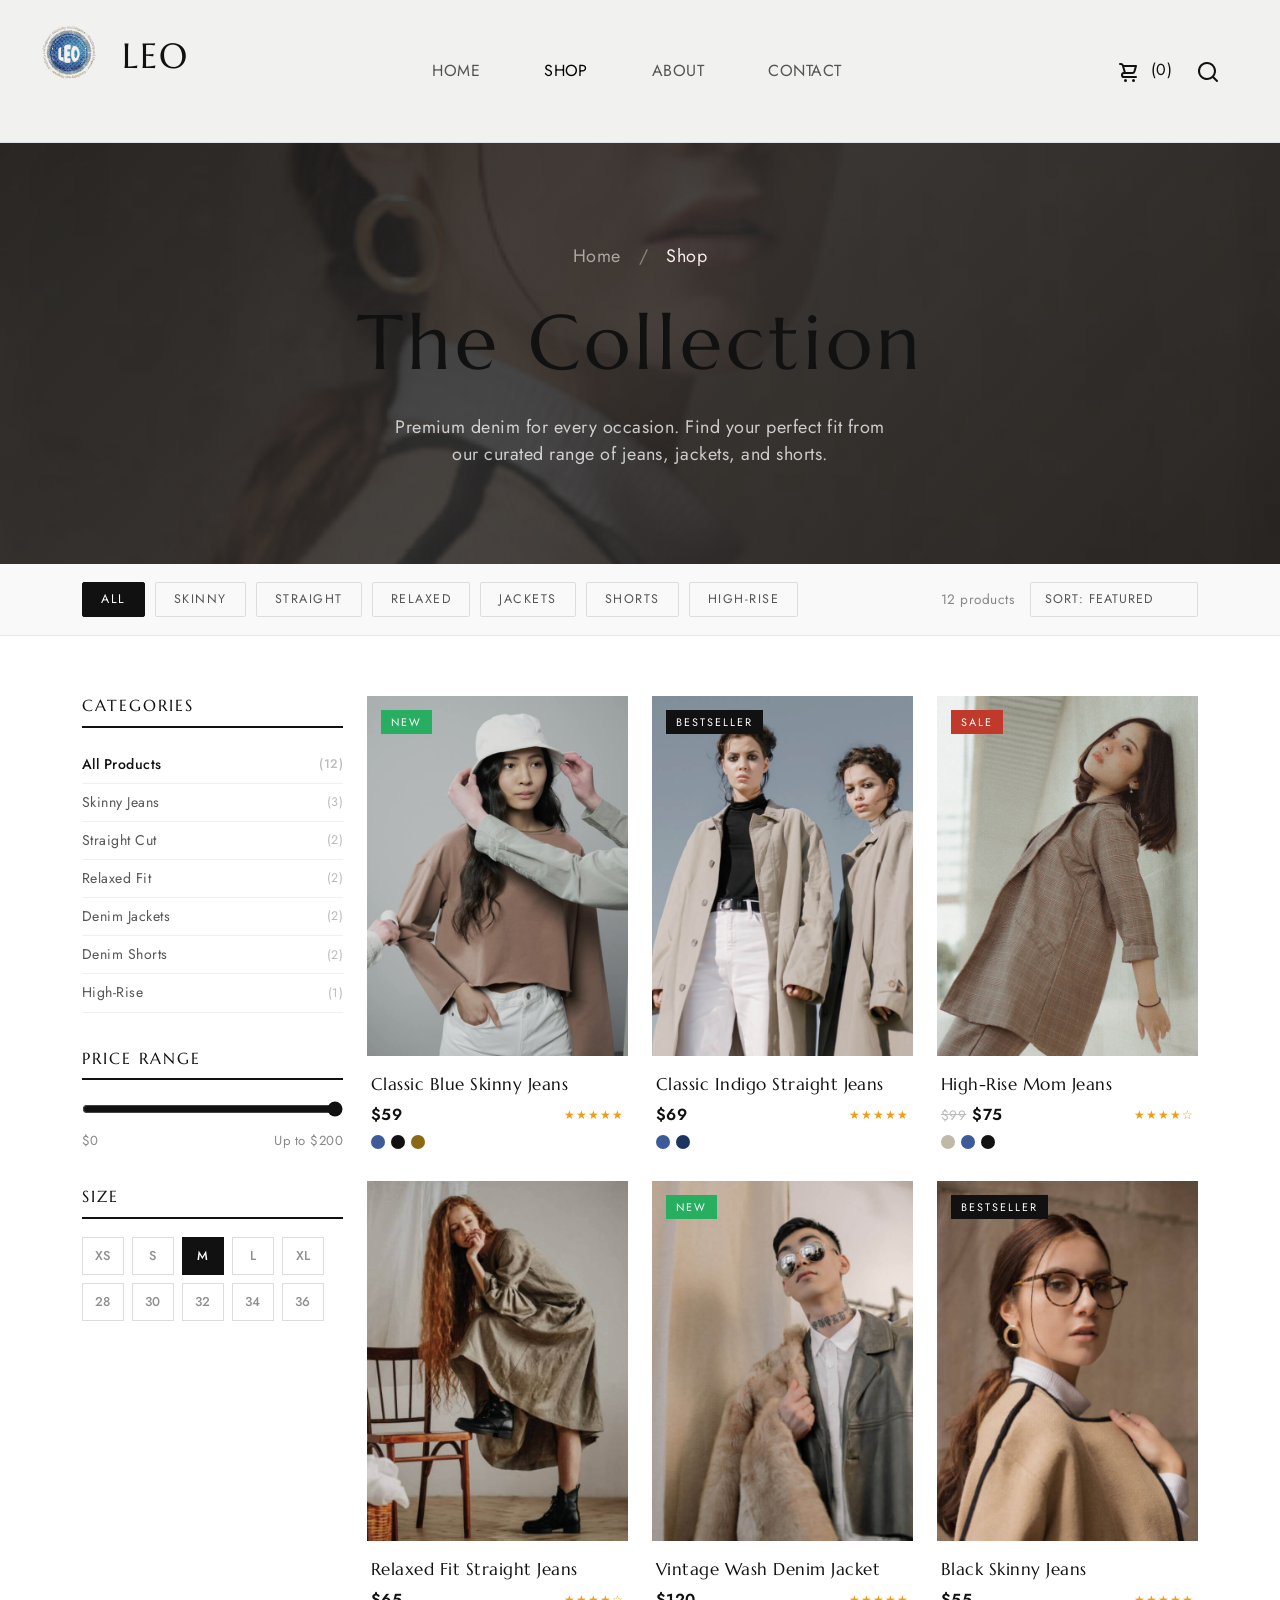
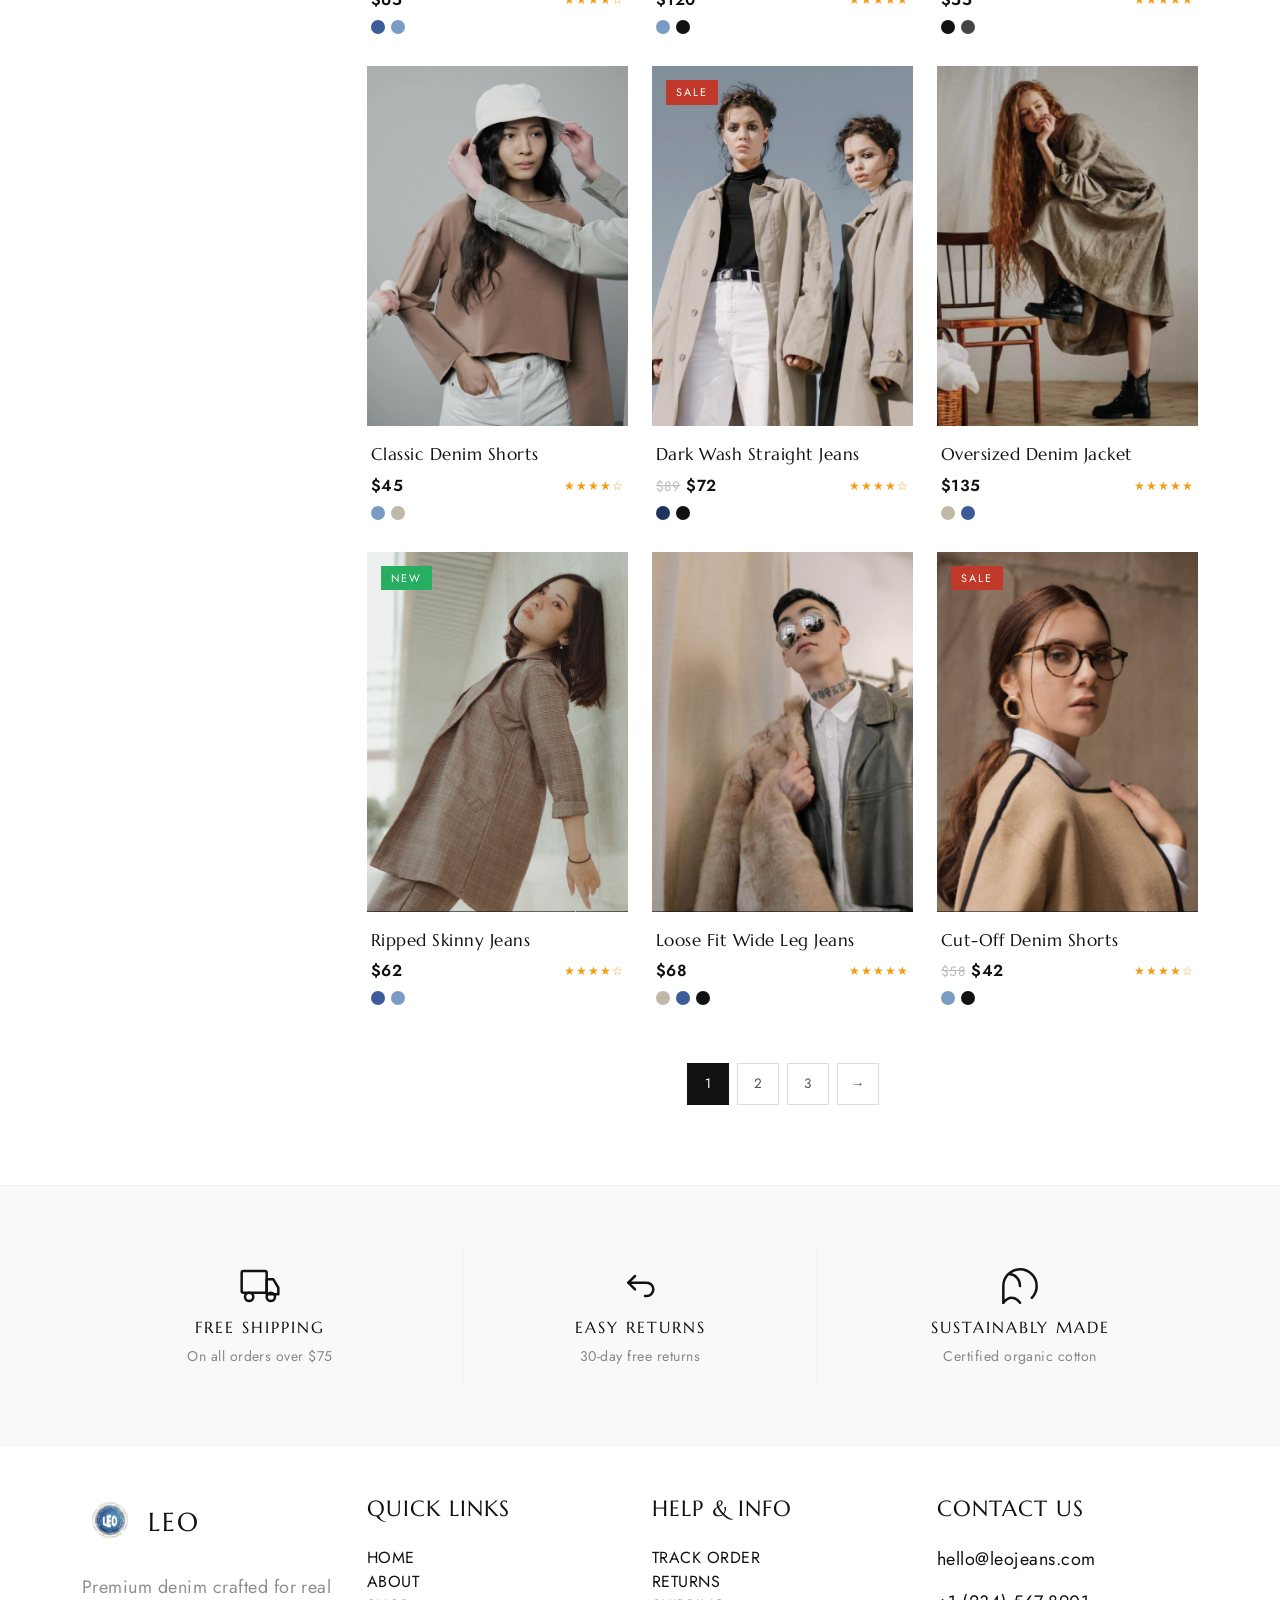
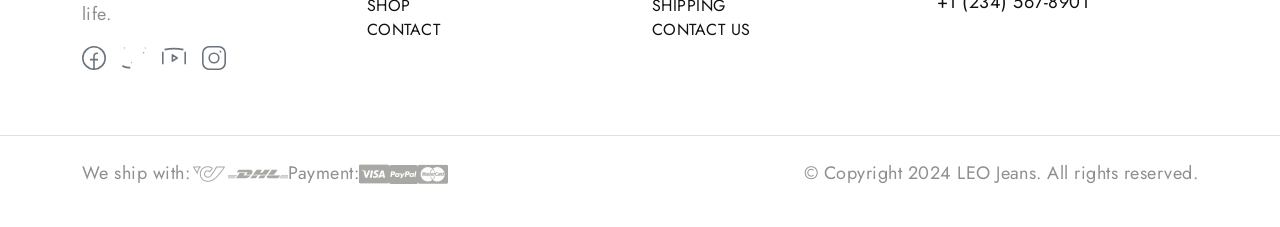
<file: shop.html>
<!doctype html>
<html lang="en">

<head>
  <title>Shop - LEO Jeans</title>
  <meta charset="utf-8" />
  <meta http-equiv="X-UA-Compatible" content="IE=edge" />
  <meta name="viewport" content="width=device-width, initial-scale=1.0" />
  <meta name="description" content="Shop premium denim jeans, jackets, and shorts at LEO Jeans." />
  <link href="https://cdn.jsdelivr.net/npm/bootstrap@5.3.0-alpha3/dist/css/bootstrap.min.css" rel="stylesheet"
    integrity="sha384-KK94CHFLLe+nY2dmCWGMq91rCGa5gtU4mk92HdvYe+M/SXH301p5ILy+dN9+nJOZ" crossorigin="anonymous" />
  <link rel="stylesheet" type="text/css" href="css/vendor.css" />
  <link rel="stylesheet" href="https://cdn.jsdelivr.net/npm/swiper@9/swiper-bundle.min.css" />
  <link rel="stylesheet" type="text/css" href="style.css" />
  <link rel="preconnect" href="https://fonts.googleapis.com" />
  <link rel="preconnect" href="https://fonts.gstatic.com" crossorigin />
  <link
    href="https://fonts.googleapis.com/css2?family=Jost:ital,wght@0,300;0,400;0,500;0,700;1,300;1,400;1,500;1,700&family=Marcellus&display=swap"
    rel="stylesheet" />
  <style>
    .page-hero {
      background: linear-gradient(135deg,
          #1a1a1a 0%,
          #2d2d2d 50%,
          #1a1a1a 100%);
      color: #fff;
      padding: 100px 0 80px;
      position: relative;
      overflow: hidden;
    }

    .page-hero::before {
      content: "";
      position: absolute;
      inset: 0;
      background: url("images/banner-image-5.jpg") center/cover no-repeat;
      opacity: 0.15;
    }

    .page-hero h1 {
      font-family: "Marcellus", serif;
      font-size: clamp(2.5rem, 6vw, 5rem);
      letter-spacing: 4px;
      position: relative;
    }

    .page-hero p {
      color: rgba(255, 255, 255, 0.75);
      position: relative;
    }

    .breadcrumb-item a {
      color: rgba(255, 255, 255, 0.6);
      text-decoration: none;
    }

    .breadcrumb-item.active {
      color: #fff;
    }

    .breadcrumb-item+.breadcrumb-item::before {
      color: rgba(255, 255, 255, 0.4);
    }

    /* Filter bar */
    .filter-bar {
      background: #f9f9f9;
      border-bottom: 1px solid #e8e8e8;
      padding: 18px 0;
      position: sticky;
      top: 0;
      z-index: 100;
    }

    .filter-chips {
      display: flex;
      flex-wrap: wrap;
      gap: 10px;
      align-items: center;
    }

    .filter-chip {
      padding: 7px 18px;
      border: 1.5px solid #ddd;
      font-size: 0.78rem;
      text-transform: uppercase;
      letter-spacing: 1.5px;
      cursor: pointer;
      transition: all 0.2s;
      background: transparent;
      color: #555;
      border-radius: 2px;
      font-family: "Jost", sans-serif;
      white-space: nowrap;
    }

    .filter-chip:hover,
    .filter-chip.active {
      background: #111;
      color: #fff;
      border-color: #111;
    }

    .sort-select {
      padding: 7px 14px;
      border: 1.5px solid #ddd;
      font-size: 0.78rem;
      text-transform: uppercase;
      letter-spacing: 1px;
      background: transparent;
      color: #555;
      font-family: "Jost", sans-serif;
      cursor: pointer;
      outline: none;
      -webkit-appearance: none;
      appearance: none;
      border-radius: 2px;
    }

    .results-count {
      font-size: 0.85rem;
      color: #888;
    }

    @media (max-width: 767.98px) {

      /* Disable sticky header on small screens so it scrolls with content */
      .filter-bar {
        position: static;
      }

      /* Allow filter chips to scroll horizontally on small screens */
      .filter-chips {
        overflow-x: auto;
        -webkit-overflow-scrolling: touch;
        white-space: nowrap;
      }

      .filter-chips .filter-chip {
        display: inline-block;
      }

      .filter-chips::-webkit-scrollbar {
        display: none;
      }
    }

    /* Product grid */
    .shop-section {
      padding: 60px 0 80px;
    }

    .product-card {
      position: relative;
    }

    .product-img-wrap {
      position: relative;
      overflow: hidden;
      background: #f5f5f5;
    }

    .product-img-wrap img {
      width: 100%;
      height: 360px;
      object-fit: cover;
      transition: transform 0.6s ease;
      display: block;
    }

    .product-card:hover .product-img-wrap img {
      transform: scale(1.06);
    }

    .product-badge {
      position: absolute;
      top: 14px;
      left: 14px;
      background: #111;
      color: #fff;
      font-size: 0.68rem;
      text-transform: uppercase;
      letter-spacing: 2px;
      padding: 4px 10px;
      z-index: 2;
    }

    .product-badge.sale {
      background: #c0392b;
    }

    .product-badge.new {
      background: #27ae60;
    }

    .product-actions {
      position: absolute;
      bottom: 0;
      left: 0;
      right: 0;
      display: flex;
      gap: 1px;
      transform: translateY(100%);
      transition: transform 0.35s ease;
    }

    .product-card:hover .product-actions {
      transform: translateY(0);
    }

    .action-btn {
      flex: 1;
      padding: 13px 0;
      background: rgba(17, 17, 17, 0.92);
      color: #fff;
      border: none;
      font-size: 0.75rem;
      text-transform: uppercase;
      letter-spacing: 1.5px;
      cursor: pointer;
      font-family: "Jost", sans-serif;
      transition: background 0.2s;
    }

    .action-btn:hover {
      background: #000;
    }

    .action-btn.wishlist {
      flex: 0 0 52px;
      font-size: 1.1rem;
    }

    .product-info {
      padding: 16px 4px 8px;
    }

    .product-name {
      font-family: "Marcellus", serif;
      font-size: 1.05rem;
      margin-bottom: 6px;
      text-decoration: none;
      color: #111;
      display: block;
      transition: color 0.2s;
    }

    .product-name:hover {
      color: #555;
    }

    .product-meta {
      display: flex;
      justify-content: space-between;
      align-items: center;
    }

    .product-price {
      font-size: 1rem;
      font-weight: 600;
      color: #111;
    }

    .product-price .old {
      color: #bbb;
      text-decoration: line-through;
      font-size: 0.85rem;
      font-weight: 400;
      margin-right: 6px;
    }

    .product-stars {
      color: #f39c12;
      font-size: 0.75rem;
      letter-spacing: 1px;
    }

    .product-colors {
      display: flex;
      gap: 6px;
      margin-top: 8px;
    }

    .color-dot {
      width: 14px;
      height: 14px;
      border-radius: 50%;
      cursor: pointer;
      border: 2px solid transparent;
      transition: border-color 0.2s;
    }

    .color-dot:hover {
      border-color: #111;
    }

    /* Sidebar */
    .sidebar-heading {
      font-family: "Marcellus", serif;
      font-size: 1rem;
      text-transform: uppercase;
      letter-spacing: 2px;
      border-bottom: 2px solid #111;
      padding-bottom: 10px;
      margin-bottom: 18px;
    }

    .sidebar-section {
      margin-bottom: 36px;
    }

    .sidebar-link {
      display: flex;
      justify-content: space-between;
      align-items: center;
      padding: 8px 0;
      border-bottom: 1px solid #f0f0f0;
      font-size: 0.88rem;
      color: #555;
      text-decoration: none;
      transition: color 0.2s;
      cursor: pointer;
    }

    .sidebar-link:hover,
    .sidebar-link.active {
      color: #111;
      font-weight: 500;
    }

    .sidebar-link .count {
      color: #bbb;
      font-size: 0.78rem;
    }

    .price-range {
      margin-top: 10px;
    }

    .price-range input[type="range"] {
      width: 100%;
      accent-color: #111;
      cursor: pointer;
    }

    .price-label {
      display: flex;
      justify-content: space-between;
      font-size: 0.82rem;
      color: #888;
      margin-top: 6px;
    }

    .size-grid {
      display: flex;
      flex-wrap: wrap;
      gap: 8px;
    }

    .size-box {
      width: 42px;
      height: 38px;
      border: 1.5px solid #ddd;
      display: flex;
      align-items: center;
      justify-content: center;
      font-size: 0.8rem;
      cursor: pointer;
      transition: all 0.2s;
      font-family: "Jost", sans-serif;
      font-weight: 500;
    }

    .size-box:hover,
    .size-box.active {
      background: #111;
      color: #fff;
      border-color: #111;
    }

    /* Pagination */
    .pagination-wrap {
      display: flex;
      justify-content: center;
      gap: 8px;
      margin-top: 50px;
      flex-wrap: wrap;
    }

    .page-btn {
      width: 42px;
      height: 42px;
      display: flex;
      align-items: center;
      justify-content: center;
      border: 1.5px solid #ddd;
      font-size: 0.85rem;
      cursor: pointer;
      transition: all 0.2s;
      font-family: "Jost", sans-serif;
      background: transparent;
      color: #555;
    }

    .page-btn:hover,
    .page-btn.active {
      background: #111;
      color: #fff;
      border-color: #111;
    }

    /* Toast */
    .cart-toast {
      position: fixed;
      bottom: 30px;
      right: 30px;
      background: #111;
      color: #fff;
      padding: 14px 24px;
      font-size: 0.85rem;
      z-index: 9999;
      border-radius: 2px;
      transform: translateY(100px);
      opacity: 0;
      transition: all 0.4s ease;
      max-width: 300px;
      box-shadow: 0 8px 30px rgba(0, 0, 0, 0.25);
    }

    .cart-toast.show {
      transform: translateY(0);
      opacity: 1;
    }

    @media (max-width: 768px) {
      .product-img-wrap img {
        height: 280px;
      }

      .product-actions {
        transform: translateY(0);
      }
    }
  </style>
</head>

<body>
  <!-- SVG Sprite -->
  <svg xmlns="http://www.w3.org/2000/svg" style="display: none">
    <defs>
      <symbol id="instagram" viewBox="0 0 15 15">
        <path fill="none" stroke="currentColor"
          d="M11 3.5h1M4.5.5h6a4 4 0 0 1 4 4v6a4 4 0 0 1-4 4h-6a4 4 0 0 1-4-4v-6a4 4 0 0 1 4-4Zm3 10a3 3 0 1 1 0-6a3 3 0 0 1 0 6Z" />
      </symbol>
      <symbol id="facebook" viewBox="0 0 15 15">
        <path fill="none" stroke="currentColor"
          d="M7.5 14.5a7 7 0 1 1 0-14a7 7 0 0 1 0 14Zm0 0v-8a2 2 0 0 1 2-2h.5m-5 4h5" />
      </symbol>
      <symbol id="twitter" viewBox="0 0 15 15">
        <path fill="currentColor"
          d="m14.478 1.5l.5-.033a.5.5 0 0 0-.871-.301l.371.334Zm-.498 2.959a.5.5 0 1 0-1 0h1Zm-6.49.082h-.5h.5Zm0 .959h.5h-.5Zm-6.99 7V12a.5.5 0 0 0-.278.916L.5 12.5Zm.998-11l.469-.175a.5.5 0 0 0-.916-.048l.447.223Zm3.994 9l.354.353a.5.5 0 0 0-.195-.827l-.159.474ZM.222 12.916C1.863 14.01 3.583 14 5.18 14v-1c-1.63 0-3.048-.011-4.402-.916l-.556.832Z" />
      </symbol>
      <symbol id="youtube" viewBox="0 0 15 15">
        <path fill="currentColor"
          d="M6.5 5.5l.277-.416A.5.5 0 0 0 6 5.5h.5Zm0 4H6a.5.5 0 0 0 .777.416L6.5 9.5Zm3-2l.277.416a.5.5 0 0 0 0-.832L9.5 7.5ZM0 3.636v7.728h1V3.636Zm15 7.728V3.636h-1v7.728ZM13.494 1.773a28.606 28.606 0 0 0-11.988 0l.21.978a27.607 27.607 0 0 1 11.568 0ZM6 5.5v4h1v-4Zm.777 4.416l3-2-.554-.832-3 2Zm3-2.832-3-2-.554.832 3 2Z" />
      </symbol>
      <symbol id="cart" viewBox="0 0 24 24">
        <path fill="currentColor"
          d="M8.5 19a1.5 1.5 0 1 0 1.5 1.5A1.5 1.5 0 0 0 8.5 19ZM19 16H7a1 1 0 0 1 0-2h8.491a3.013 3.013 0 0 0 2.885-2.176l1.585-5.55A1 1 0 0 0 19 5H6.74a3.007 3.007 0 0 0-2.82-2H3a1 1 0 0 0 0 2h.921a1.005 1.005 0 0 1 .962.725l.155.545v.005l1.641 5.742A3 3 0 0 0 7 18h12a1 1 0 0 0 0-2Zm-1.326-9-1.22 4.274a1.005 1.005 0 0 1-.963.726H8.754l-.255-.892L7.326 7ZM16.5 19a1.5 1.5 0 1 0 1.5 1.5a1.5 1.5 0 0 0-1.5-1.5Z" />
      </symbol>
      <symbol id="search" viewBox="0 0 24 24">
        <path fill="currentColor"
          d="M21.71 20.29L18 16.61A9 9 0 1 0 16.61 18l3.68 3.68a1 1 0 0 0 1.42 0a1 1 0 0 0 0-1.39ZM11 18a7 7 0 1 1 7-7a7 7 0 0 1-7 7Z" />
      </symbol>
      <symbol id="heart" viewBox="0 0 24 24">
        <path fill="currentColor"
          d="M20.16 4.61A6.27 6.27 0 0 0 12 4a6.27 6.27 0 0 0-8.16 9.48l7.45 7.45a1 1 0 0 0 1.42 0l7.45-7.45a6.27 6.27 0 0 0 0-8.87Zm-1.41 7.46L12 18.81l-6.75-6.74a4.28 4.28 0 0 1 3-7.3a4.25 4.25 0 0 1 3 1.25a1 1 0 0 0 1.42 0a4.27 4.27 0 0 1 6 6.05Z" />
      </symbol>
    </defs>
  </svg>

  <div class="preloader text-white fs-6 text-uppercase overflow-hidden"></div>

  <!-- Cart Toast -->
  <div class="cart-toast" id="cartToast">
    <svg width="16" height="16" viewBox="0 0 24 24" fill="currentColor"
      style="margin-right: 8px; vertical-align: middle">
      <use xlink:href="#cart"></use>
    </svg>Item added to your cart!
  </div>

  <!-- Cart Offcanvas -->
  <div class="offcanvas offcanvas-end" data-bs-scroll="true" tabindex="-1" id="offcanvasCart" aria-labelledby="My Cart">
    <div class="offcanvas-header justify-content-center">
      <button type="button" class="btn-close" data-bs-dismiss="offcanvas" aria-label="Close"></button>
    </div>
    <div class="offcanvas-body">
      <div class="order-md-last">
        <h4 class="d-flex justify-content-between align-items-center mb-3">
          <span class="text-primary">Your denim cart</span>
          <span class="badge bg-primary rounded-pill" id="cartBadge">0</span>
        </h4>
        <ul class="list-group mb-3" id="cartList">
          <li class="list-group-item text-muted">Your cart is empty.</li>
        </ul>
        <a href="checkout.html" class="w-100 btn btn-primary btn-lg">
          Continue to Checkout
        </a>
      </div>
    </div>
  </div>

  <!-- Search Popup -->
  <div class="search-popup">
    <div class="search-popup-container">
      <form role="search" method="get" class="form-group" action="">
        <input type="search" id="search-form" class="form-control border-0 border-bottom"
          placeholder="Type and press enter" value="" name="s" />
        <button type="submit" class="search-submit border-0 position-absolute bg-white" style="top: 15px; right: 15px">
          <svg class="search" width="24" height="24">
            <use xlink:href="#search"></use>
          </svg>
        </button>
      </form>
      <h5 class="cat-list-title">Browse Categories</h5>
      <ul class="cat-list">
        <li class="cat-list-item">
          <a href="#" onclick="filterProducts('Skinny')">Skinny Jeans</a>
        </li>
        <li class="cat-list-item">
          <a href="#" onclick="filterProducts('Straight')">Straight Jeans</a>
        </li>
        <li class="cat-list-item">
          <a href="#" onclick="filterProducts('Jacket')">Denim Jackets</a>
        </li>
        <li class="cat-list-item">
          <a href="#" onclick="filterProducts('Shorts')">Denim Shorts</a>
        </li>
      </ul>
    </div>
  </div>

  <!-- Navbar -->
  <nav class="navbar navbar-expand-lg bg-light text-uppercase fs-6 p-3 border-bottom align-items-center">
    <div class="container-fluid">
      <div class="row justify-content-between align-items-center w-100">
        <div class="col-auto me-auto me-lg-0">
          <a class="navbar-brand text-white" href="index.html">
            <span style="display: flex; align-items: center; gap: 12px">
              <img src="images/Leo_logo-removebg-preview.png" alt="Leo Logo" style="height: 80px; width: auto" />
              <span style="
                    font-size: 2.2rem;
                    font-family: &quot;Marcellus&quot;, Roboto, sans-serif;
                    font-weight: 400;
                    color: #111;
                    letter-spacing: 2px;
                  ">LEO</span>
            </span>
          </a>
        </div>
        <div class="col-auto order-last order-lg-0">
          <button class="navbar-toggler" type="button" data-bs-toggle="offcanvas" data-bs-target="#offcanvasNavbar">
            <span class="navbar-toggler-icon"></span>
          </button>
          <div class="offcanvas offcanvas-end" tabindex="-1" id="offcanvasNavbar">
            <div class="offcanvas-header">
              <h5 class="offcanvas-title">Menu</h5>
              <button type="button" class="btn-close text-reset" data-bs-dismiss="offcanvas"></button>
            </div>
            <div class="offcanvas-body">
              <ul class="navbar-nav justify-content-end flex-grow-1 gap-1 gap-md-5 pe-3">
                <li class="nav-item">
                  <a class="nav-link" href="index.html">Home</a>
                </li>
                <li class="nav-item">
                  <a class="nav-link active" href="shop.html">Shop</a>
                </li>
                <li class="nav-item">
                  <a class="nav-link" href="about.html">About</a>
                </li>
                <li class="nav-item">
                  <a class="nav-link" href="contact.html">Contact</a>
                </li>
              </ul>
            </div>
          </div>
        </div>
        <div class="col-auto">
          <ul class="list-unstyled d-flex m-0">
            <li class="d-none d-lg-block">
              <a href="#" class="mx-3" data-bs-toggle="offcanvas" data-bs-target="#offcanvasCart">
                <svg width="24" height="24" viewBox="0 0 24 24">
                  <use xlink:href="#cart"></use>
                </svg>
                <span class="cart-count ms-1" id="navCartCount">(0)</span>
              </a>
            </li>
            <li class="d-lg-none">
              <a href="#" class="mx-2" data-bs-toggle="offcanvas" data-bs-target="#offcanvasCart">
                <svg width="24" height="24" viewBox="0 0 24 24">
                  <use xlink:href="#cart"></use>
                </svg>
              </a>
            </li>
            <li class="search-box mx-2">
              <a href="#search" class="search-button">
                <svg width="24" height="24" viewBox="0 0 24 24">
                  <use xlink:href="#search"></use>
                </svg>
              </a>
            </li>
          </ul>
        </div>
      </div>
    </div>
  </nav>

  <!-- Page Hero -->
  <section class="page-hero">
    <div class="container text-center">
      <nav aria-label="breadcrumb" class="mb-3">
        <ol class="breadcrumb justify-content-center" style="background: transparent">
          <li class="breadcrumb-item"><a href="index.html">Home</a></li>
          <li class="breadcrumb-item active">Shop</li>
        </ol>
      </nav>
      <h1 class="mb-4">The Collection</h1>
      <p class="mx-auto" style="max-width: 500px">
        Premium denim for every occasion. Find your perfect fit from our
        curated range of jeans, jackets, and shorts.
      </p>
    </div>
  </section>

  <!-- Filter Bar -->
  <div class="filter-bar">
    <div class="container">
      <div class="d-flex justify-content-between align-items-center flex-wrap gap-3">
        <div class="filter-chips">
          <button class="filter-chip active" data-filter="all">All</button>
          <button class="filter-chip" data-filter="Skinny">Skinny</button>
          <button class="filter-chip" data-filter="Straight">Straight</button>
          <button class="filter-chip" data-filter="Relaxed">Relaxed</button>
          <button class="filter-chip" data-filter="Jacket">Jackets</button>
          <button class="filter-chip" data-filter="Shorts">Shorts</button>
          <button class="filter-chip" data-filter="High-Rise">
            High-Rise
          </button>
        </div>
        <div class="d-flex align-items-center gap-3">
          <span class="results-count" id="resultsCount">12 products</span>
          <select class="sort-select" id="sortSelect">
            <option value="default">Sort: Featured</option>
            <option value="price-asc">Price: Low → High</option>
            <option value="price-desc">Price: High → Low</option>
            <option value="newest">Newest</option>
          </select>
        </div>
      </div>
    </div>
  </div>

  <!-- Shop Section -->
  <section class="shop-section">
    <div class="container">
      <div class="row g-4">
        <!-- Sidebar -->
        <div class="col-lg-3 d-none d-lg-block">
          <div class="sidebar-section">
            <h6 class="sidebar-heading">Categories</h6>
            <a class="sidebar-link active" onclick="filterProducts('all')">All Products <span
                class="count">(12)</span></a>
            <a class="sidebar-link" onclick="filterProducts('Skinny')">Skinny Jeans <span class="count">(3)</span></a>
            <a class="sidebar-link" onclick="filterProducts('Straight')">Straight Cut <span class="count">(2)</span></a>
            <a class="sidebar-link" onclick="filterProducts('Relaxed')">Relaxed Fit <span class="count">(2)</span></a>
            <a class="sidebar-link" onclick="filterProducts('Jacket')">Denim Jackets <span class="count">(2)</span></a>
            <a class="sidebar-link" onclick="filterProducts('Shorts')">Denim Shorts <span class="count">(2)</span></a>
            <a class="sidebar-link" onclick="filterProducts('High-Rise')">High-Rise <span class="count">(1)</span></a>
          </div>

          <div class="sidebar-section">
            <h6 class="sidebar-heading">Price Range</h6>
            <div class="price-range">
              <input type="range" id="priceRange" min="0" max="200" value="200" oninput="updatePrice(this.value)" />
              <div class="price-label">
                <span>$0</span>
                <span id="priceMax">Up to $200</span>
              </div>
            </div>
          </div>

          <div class="sidebar-section">
            <h6 class="sidebar-heading">Size</h6>
            <div class="size-grid">
              <div class="size-box" onclick="this.classList.toggle('active')">
                XS
              </div>
              <div class="size-box" onclick="this.classList.toggle('active')">
                S
              </div>
              <div class="size-box active" onclick="this.classList.toggle('active')">
                M
              </div>
              <div class="size-box" onclick="this.classList.toggle('active')">
                L
              </div>
              <div class="size-box" onclick="this.classList.toggle('active')">
                XL
              </div>
              <div class="size-box" onclick="this.classList.toggle('active')">
                28
              </div>
              <div class="size-box" onclick="this.classList.toggle('active')">
                30
              </div>
              <div class="size-box" onclick="this.classList.toggle('active')">
                32
              </div>
              <div class="size-box" onclick="this.classList.toggle('active')">
                34
              </div>
              <div class="size-box" onclick="this.classList.toggle('active')">
                36
              </div>
            </div>
          </div>
        </div>

        <!-- Product Grid -->
        <div class="col-lg-9">
          <div class="row g-4" id="productGrid">
            <!-- Product 1 -->
            <div class="col-sm-6 col-xl-4 product-item" data-category="Skinny" data-price="59">
              <div class="product-card">
                <div class="product-img-wrap">
                  <span class="product-badge new">New</span>
                  <a href="product.html?id=classic-blue-skinny-jeans">
                    <img src="images/banner-image-6.jpg" alt="Classic Blue Skinny Jeans" />
                  </a>
                  <div class="product-actions">
                    <button class="action-btn add-to-cart" data-id="classic-blue-skinny-jeans"
                      data-name="Classic Blue Skinny Jeans" data-price="59.00" data-image="images/banner-image-6.jpg">
                      Add to Cart
                    </button>
                    <button class="action-btn wishlist">♡</button>
                  </div>
                </div>
                <div class="product-info">
                  <a href="product.html?id=classic-blue-skinny-jeans" class="product-name">Classic Blue Skinny Jeans</a>
                  <div class="product-meta">
                    <span class="product-price">$59</span>
                    <span class="product-stars">★★★★★</span>
                  </div>
                  <div class="product-colors">
                    <div class="color-dot" style="background: #3d5a99" title="Blue"></div>
                    <div class="color-dot" style="background: #111" title="Black"></div>
                    <div class="color-dot" style="background: #8b6914" title="Tan"></div>
                  </div>
                </div>
              </div>
            </div>

            <!-- Product 2 -->
            <div class="col-sm-6 col-xl-4 product-item" data-category="Straight" data-price="69">
              <div class="product-card">
                <div class="product-img-wrap">
                  <span class="product-badge">Bestseller</span>
                  <a href="product.html?id=classic-indigo-straight-jeans">
                    <img src="images/banner-image-1.jpg" alt="Classic Indigo Straight Jeans" />
                  </a>
                  <div class="product-actions">
                    <button class="action-btn add-to-cart" data-id="classic-indigo-straight-jeans"
                      data-name="Classic Indigo Straight Jeans" data-price="69.00"
                      data-image="images/banner-image-1.jpg">
                      Add to Cart
                    </button>
                    <button class="action-btn wishlist">♡</button>
                  </div>
                </div>
                <div class="product-info">
                  <a href="product.html?id=classic-indigo-straight-jeans" class="product-name">Classic Indigo Straight
                    Jeans</a>
                  <div class="product-meta">
                    <span class="product-price">$69</span>
                    <span class="product-stars">★★★★★</span>
                  </div>
                  <div class="product-colors">
                    <div class="color-dot" style="background: #3d5a99"></div>
                    <div class="color-dot" style="background: #1e3460"></div>
                  </div>
                </div>
              </div>
            </div>

            <!-- Product 3 -->
            <div class="col-sm-6 col-xl-4 product-item" data-category="High-Rise" data-price="75">
              <div class="product-card">
                <div class="product-img-wrap">
                  <span class="product-badge sale">Sale</span>
                  <a href="product.html?id=high-rise-mom-jeans">
                    <img src="images/banner-image-2.jpg" alt="High-Rise Mom Jeans" />
                  </a>
                  <div class="product-actions">
                    <button class="action-btn add-to-cart" data-id="high-rise-mom-jeans" data-name="High-Rise Mom Jeans"
                      data-price="75.00" data-image="images/banner-image-2.jpg">
                      Add to Cart
                    </button>
                    <button class="action-btn wishlist">♡</button>
                  </div>
                </div>
                <div class="product-info">
                  <a href="product.html?id=high-rise-mom-jeans" class="product-name">High-Rise Mom Jeans</a>
                  <div class="product-meta">
                    <span class="product-price"><span class="old">$99</span>$75</span>
                    <span class="product-stars">★★★★☆</span>
                  </div>
                  <div class="product-colors">
                    <div class="color-dot" style="background: #c0b9a8"></div>
                    <div class="color-dot" style="background: #3d5a99"></div>
                    <div class="color-dot" style="background: #111"></div>
                  </div>
                </div>
              </div>
            </div>

            <!-- Product 4 -->
            <div class="col-sm-6 col-xl-4 product-item" data-category="Relaxed" data-price="65">
              <div class="product-card">
                <div class="product-img-wrap">
                  <a href="product.html?id=relaxed-fit-straight-jeans">
                    <img src="images/banner-image-3.jpg" alt="Relaxed Fit Straight Jeans" />
                  </a>
                  <div class="product-actions">
                    <button class="action-btn add-to-cart" data-id="relaxed-fit-straight-jeans"
                      data-name="Relaxed Fit Straight Jeans" data-price="65.00" data-image="images/banner-image-3.jpg">
                      Add to Cart
                    </button>
                    <button class="action-btn wishlist">♡</button>
                  </div>
                </div>
                <div class="product-info">
                  <a href="product.html?id=relaxed-fit-straight-jeans" class="product-name">Relaxed Fit Straight
                    Jeans</a>
                  <div class="product-meta">
                    <span class="product-price">$65</span>
                    <span class="product-stars">★★★★☆</span>
                  </div>
                  <div class="product-colors">
                    <div class="color-dot" style="background: #3d5a99"></div>
                    <div class="color-dot" style="background: #7a9cc2"></div>
                  </div>
                </div>
              </div>
            </div>

            <!-- Product 5 -->
            <div class="col-sm-6 col-xl-4 product-item" data-category="Jacket" data-price="120">
              <div class="product-card">
                <div class="product-img-wrap">
                  <span class="product-badge new">New</span>
                  <a href="product.html?id=vintage-wash-denim-jacket">
                    <img src="images/banner-image-4.jpg" alt="Vintage Wash Denim Jacket" />
                  </a>
                  <div class="product-actions">
                    <button class="action-btn add-to-cart" data-id="vintage-wash-denim-jacket"
                      data-name="Vintage Wash Denim Jacket" data-price="120.00" data-image="images/banner-image-4.jpg">
                      Add to Cart
                    </button>
                    <button class="action-btn wishlist">♡</button>
                  </div>
                </div>
                <div class="product-info">
                  <a href="product.html?id=vintage-wash-denim-jacket" class="product-name">Vintage Wash Denim Jacket</a>
                  <div class="product-meta">
                    <span class="product-price">$120</span>
                    <span class="product-stars">★★★★★</span>
                  </div>
                  <div class="product-colors">
                    <div class="color-dot" style="background: #7a9cc2"></div>
                    <div class="color-dot" style="background: #111"></div>
                  </div>
                </div>
              </div>
            </div>

            <!-- Product 6 -->
            <div class="col-sm-6 col-xl-4 product-item" data-category="Skinny" data-price="55">
              <div class="product-card">
                <div class="product-img-wrap">
                  <span class="product-badge">Bestseller</span>
                  <a href="product.html?id=black-skinny-jeans">
                    <img src="images/banner-image-5.jpg" alt="Black Skinny Jeans" />
                  </a>
                  <div class="product-actions">
                    <button class="action-btn add-to-cart" data-id="black-skinny-jeans" data-name="Black Skinny Jeans"
                      data-price="55.00" data-image="images/banner-image-5.jpg">
                      Add to Cart
                    </button>
                    <button class="action-btn wishlist">♡</button>
                  </div>
                </div>
                <div class="product-info">
                  <a href="product.html?id=black-skinny-jeans" class="product-name">Black Skinny Jeans</a>
                  <div class="product-meta">
                    <span class="product-price">$55</span>
                    <span class="product-stars">★★★★★</span>
                  </div>
                  <div class="product-colors">
                    <div class="color-dot" style="background: #111"></div>
                    <div class="color-dot" style="background: #444"></div>
                  </div>
                </div>
              </div>
            </div>

            <!-- Product 7 -->
            <div class="col-sm-6 col-xl-4 product-item" data-category="Shorts" data-price="45">
              <div class="product-card">
                <div class="product-img-wrap">
                  <a href="product.html?id=classic-denim-shorts">
                    <img src="images/banner-image-6.jpg" alt="Classic Denim Shorts" />
                  </a>
                  <div class="product-actions">
                    <button class="action-btn add-to-cart" data-id="classic-denim-shorts"
                      data-name="Classic Denim Shorts" data-price="45.00" data-image="images/banner-image-6.jpg">
                      Add to Cart
                    </button>
                    <button class="action-btn wishlist">♡</button>
                  </div>
                </div>
                <div class="product-info">
                  <a href="product.html?id=classic-denim-shorts" class="product-name">Classic Denim Shorts</a>
                  <div class="product-meta">
                    <span class="product-price">$45</span>
                    <span class="product-stars">★★★★☆</span>
                  </div>
                  <div class="product-colors">
                    <div class="color-dot" style="background: #7a9cc2"></div>
                    <div class="color-dot" style="background: #c0b9a8"></div>
                  </div>
                </div>
              </div>
            </div>

            <!-- Product 8 -->
            <div class="col-sm-6 col-xl-4 product-item" data-category="Straight" data-price="72">
              <div class="product-card">
                <div class="product-img-wrap">
                  <span class="product-badge sale">Sale</span>
                  <a href="product.html?id=dark-wash-straight-jeans">
                    <img src="images/banner-image-1.jpg" alt="Dark Wash Straight Jeans" />
                  </a>
                  <div class="product-actions">
                    <button class="action-btn add-to-cart" data-id="dark-wash-straight-jeans"
                      data-name="Dark Wash Straight Jeans" data-price="72.00" data-image="images/banner-image-1.jpg">
                      Add to Cart
                    </button>
                    <button class="action-btn wishlist">♡</button>
                  </div>
                </div>
                <div class="product-info">
                  <a href="product.html?id=dark-wash-straight-jeans" class="product-name">Dark Wash Straight Jeans</a>
                  <div class="product-meta">
                    <span class="product-price"><span class="old">$89</span>$72</span>
                    <span class="product-stars">★★★★☆</span>
                  </div>
                  <div class="product-colors">
                    <div class="color-dot" style="background: #1e3460"></div>
                    <div class="color-dot" style="background: #111"></div>
                  </div>
                </div>
              </div>
            </div>

            <!-- Product 9 -->
            <div class="col-sm-6 col-xl-4 product-item" data-category="Jacket" data-price="135">
              <div class="product-card">
                <div class="product-img-wrap">
                  <a href="product.html?id=oversized-denim-jacket">
                    <img src="images/banner-image-3.jpg" alt="Oversized Denim Jacket" />
                  </a>
                  <div class="product-actions">
                    <button class="action-btn add-to-cart" data-id="oversized-denim-jacket"
                      data-name="Oversized Denim Jacket" data-price="135.00" data-image="images/banner-image-3.jpg">
                      Add to Cart
                    </button>
                    <button class="action-btn wishlist">♡</button>
                  </div>
                </div>
                <div class="product-info">
                  <a href="product.html?id=oversized-denim-jacket" class="product-name">Oversized Denim Jacket</a>
                  <div class="product-meta">
                    <span class="product-price">$135</span>
                    <span class="product-stars">★★★★★</span>
                  </div>
                  <div class="product-colors">
                    <div class="color-dot" style="background: #c0b9a8"></div>
                    <div class="color-dot" style="background: #3d5a99"></div>
                  </div>
                </div>
              </div>
            </div>

            <!-- Product 10 -->
            <div class="col-sm-6 col-xl-4 product-item" data-category="Skinny" data-price="62">
              <div class="product-card">
                <div class="product-img-wrap">
                  <span class="product-badge new">New</span>
                  <a href="product.html?id=ripped-skinny-jeans">
                    <img src="images/banner-image-2.jpg" alt="Ripped Skinny Jeans" />
                  </a>
                  <div class="product-actions">
                    <button class="action-btn add-to-cart" data-id="ripped-skinny-jeans" data-name="Ripped Skinny Jeans"
                      data-price="62.00" data-image="images/banner-image-2.jpg">
                      Add to Cart
                    </button>
                    <button class="action-btn wishlist">♡</button>
                  </div>
                </div>
                <div class="product-info">
                  <a href="product.html?id=ripped-skinny-jeans" class="product-name">Ripped Skinny Jeans</a>
                  <div class="product-meta">
                    <span class="product-price">$62</span>
                    <span class="product-stars">★★★★☆</span>
                  </div>
                  <div class="product-colors">
                    <div class="color-dot" style="background: #3d5a99"></div>
                    <div class="color-dot" style="background: #7a9cc2"></div>
                  </div>
                </div>
              </div>
            </div>

            <!-- Product 11 -->
            <div class="col-sm-6 col-xl-4 product-item" data-category="Relaxed" data-price="68">
              <div class="product-card">
                <div class="product-img-wrap">
                  <a href="product.html?id=loose-fit-wide-leg-jeans">
                    <img src="images/banner-image-4.jpg" alt="Loose Fit Wide Leg Jeans" />
                  </a>
                  <div class="product-actions">
                    <button class="action-btn add-to-cart" data-id="loose-fit-wide-leg-jeans"
                      data-name="Loose Fit Wide Leg Jeans" data-price="68.00" data-image="images/banner-image-4.jpg">
                      Add to Cart
                    </button>
                    <button class="action-btn wishlist">♡</button>
                  </div>
                </div>
                <div class="product-info">
                  <a href="product.html?id=loose-fit-wide-leg-jeans" class="product-name">Loose Fit Wide Leg Jeans</a>
                  <div class="product-meta">
                    <span class="product-price">$68</span>
                    <span class="product-stars">★★★★★</span>
                  </div>
                  <div class="product-colors">
                    <div class="color-dot" style="background: #c0b9a8"></div>
                    <div class="color-dot" style="background: #3d5a99"></div>
                    <div class="color-dot" style="background: #111"></div>
                  </div>
                </div>
              </div>
            </div>

            <!-- Product 12 -->
            <div class="col-sm-6 col-xl-4 product-item" data-category="Shorts" data-price="42">
              <div class="product-card">
                <div class="product-img-wrap">
                  <span class="product-badge sale">Sale</span>
                  <a href="product.html?id=cut-off-denim-shorts">
                    <img src="images/banner-image-5.jpg" alt="Cut-Off Denim Shorts" />
                  </a>
                  <div class="product-actions">
                    <button class="action-btn add-to-cart" data-id="cut-off-denim-shorts"
                      data-name="Cut-Off Denim Shorts" data-price="42.00" data-image="images/banner-image-5.jpg">
                      Add to Cart
                    </button>
                    <button class="action-btn wishlist">♡</button>
                  </div>
                </div>
                <div class="product-info">
                  <a href="product.html?id=cut-off-denim-shorts" class="product-name">Cut-Off Denim Shorts</a>
                  <div class="product-meta">
                    <span class="product-price"><span class="old">$58</span>$42</span>
                    <span class="product-stars">★★★★☆</span>
                  </div>
                  <div class="product-colors">
                    <div class="color-dot" style="background: #7a9cc2"></div>
                    <div class="color-dot" style="background: #111"></div>
                  </div>
                </div>
              </div>
            </div>
          </div>
          <!-- end product grid -->

          <!-- Empty state -->
          <div id="emptyState" style="
                display: none;
                text-align: center;
                padding: 60px 0;
                color: #aaa;
              ">
            <div style="margin-bottom: 16px">
              <svg width="52" height="52" viewBox="0 0 24 24" fill="none" stroke="#bbb" stroke-width="1.5"
                stroke-linecap="round" stroke-linejoin="round">
                <path d="M6 2h12l1 7-4 13H9L5 9z" />
                <path d="M9 2v7m6-7v7" />
              </svg>
            </div>
            <h5 style="font-family: &quot;Marcellus&quot;, serif; color: #555">
              No products found
            </h5>
            <p style="font-size: 0.9rem">
              Try a different filter or category.
            </p>
          </div>

          <!-- Pagination -->
          <div class="pagination-wrap">
            <button class="page-btn active">1</button>
            <button class="page-btn">2</button>
            <button class="page-btn">3</button>
            <button class="page-btn">→</button>
          </div>
        </div>
      </div>
    </div>
  </section>

  <!-- Promo Banner -->
  <section style="background: #f9f9f9; border-top: 1px solid #eee; padding: 60px 0">
    <div class="container">
      <div class="row g-4 text-center">
        <div class="col-md-4">
          <div style="padding: 20px">
            <div style="margin-bottom: 12px">
              <svg width="40" height="40" viewBox="0 0 24 24" fill="none" stroke="#111" stroke-width="1.5"
                stroke-linecap="round" stroke-linejoin="round">
                <rect x="1" y="3" width="15" height="13" rx="1" />
                <path d="M16 8h4l3 5v4h-7V8z" />
                <circle cx="5.5" cy="18.5" r="2.5" />
                <circle cx="18.5" cy="18.5" r="2.5" />
              </svg>
            </div>
            <h6 style="
                  font-family: &quot;Marcellus&quot;, serif;
                  font-size: 1rem;
                  text-transform: uppercase;
                  letter-spacing: 2px;
                ">
              Free Shipping
            </h6>
            <p style="font-size: 0.88rem; color: #888; margin: 0">
              On all orders over $75
            </p>
          </div>
        </div>
        <div class="col-md-4">
          <div style="
                padding: 20px;
                border-left: 1px solid #eee;
                border-right: 1px solid #eee;
              ">
            <div style="margin-bottom: 12px">
              <svg width="40" height="40" viewBox="0 0 24 24" fill="none" stroke="#111" stroke-width="1.5"
                stroke-linecap="round" stroke-linejoin="round">
                <path d="M9 14l-4-4 4-4" />
                <path d="M5 10h11a4 4 0 0 1 0 8h-1" />
              </svg>
            </div>
            <h6 style="
                  font-family: &quot;Marcellus&quot;, serif;
                  font-size: 1rem;
                  text-transform: uppercase;
                  letter-spacing: 2px;
                ">
              Easy Returns
            </h6>
            <p style="font-size: 0.88rem; color: #888; margin: 0">
              30-day free returns
            </p>
          </div>
        </div>
        <div class="col-md-4">
          <div style="padding: 20px">
            <div style="margin-bottom: 12px">
              <svg width="40" height="40" viewBox="0 0 24 24" fill="none" stroke="#111" stroke-width="1.5"
                stroke-linecap="round" stroke-linejoin="round">
                <path d="M2 22c1.25-1.67 2.5-3 5-3s3.75 1.33 5 3" />
                <path d="M2 22V12c0-5.52 4.48-10 10-10s10 4.48 10 10c0 2.76-1.12 5.26-2.93 7.07" />
                <path d="M12 12C12 8 9 5 6 5" />
              </svg>
            </div>
            <h6 style="
                  font-family: &quot;Marcellus&quot;, serif;
                  font-size: 1rem;
                  text-transform: uppercase;
                  letter-spacing: 2px;
                ">
              Sustainably Made
            </h6>
            <p style="font-size: 0.88rem; color: #888; margin: 0">
              Certified organic cotton
            </p>
          </div>
        </div>
      </div>
    </div>
  </section>

  <!-- Footer -->
  <footer id="footer">
    <div class="container">
      <div class="row d-flex flex-wrap justify-content-between py-5">
        <div class="col-md-3 col-sm-6">
          <div class="footer-menu footer-menu-001">
            <div class="footer-intro mb-4">
              <a href="index.html" style="
                    display: flex;
                    align-items: center;
                    gap: 10px;
                    text-decoration: none;
                  ">
                <img src="images/Leo_logo-removebg-preview.png" alt="Leo Logo" style="height: 55px; width: auto" />
                <span style="
                      font-size: 1.6rem;
                      font-family: &quot;Marcellus&quot;, Roboto, sans-serif;
                      font-weight: 400;
                      color: #111;
                      letter-spacing: 2px;
                    ">LEO</span>
              </a>
            </div>
            <p>Premium denim crafted for real life.</p>
            <div class="social-links">
              <ul class="list-unstyled d-flex flex-wrap gap-3">
                <li>
                  <a href="#" class="text-secondary"><svg width="24" height="24" viewBox="0 0 24 24">
                      <use xlink:href="#facebook"></use>
                    </svg></a>
                </li>
                <li>
                  <a href="#" class="text-secondary"><svg width="24" height="24" viewBox="0 0 24 24">
                      <use xlink:href="#twitter"></use>
                    </svg></a>
                </li>
                <li>
                  <a href="#" class="text-secondary"><svg width="24" height="24" viewBox="0 0 24 24">
                      <use xlink:href="#youtube"></use>
                    </svg></a>
                </li>
                <li>
                  <a href="#" class="text-secondary"><svg width="24" height="24" viewBox="0 0 15 15">
                      <use xlink:href="#instagram"></use>
                    </svg></a>
                </li>
              </ul>
            </div>
          </div>
        </div>
        <div class="col-md-3 col-sm-6">
          <div class="footer-menu footer-menu-002">
            <h5 class="widget-title text-uppercase mb-4">Quick Links</h5>
            <ul class="menu-list list-unstyled text-uppercase border-animation-left fs-6">
              <li class="menu-item">
                <a href="index.html" class="item-anchor">Home</a>
              </li>
              <li class="menu-item">
                <a href="about.html" class="item-anchor">About</a>
              </li>
              <li class="menu-item">
                <a href="shop.html" class="item-anchor">Shop</a>
              </li>
              <li class="menu-item">
                <a href="contact.html" class="item-anchor">Contact</a>
              </li>
            </ul>
          </div>
        </div>
        <div class="col-md-3 col-sm-6">
          <div class="footer-menu footer-menu-003">
            <h5 class="widget-title text-uppercase mb-4">Help &amp; Info</h5>
            <ul class="menu-list list-unstyled text-uppercase border-animation-left fs-6">
              <li class="menu-item">
                <a href="#" class="item-anchor">Track Order</a>
              </li>
              <li class="menu-item">
                <a href="#" class="item-anchor">Returns</a>
              </li>
              <li class="menu-item">
                <a href="#" class="item-anchor">Shipping</a>
              </li>
              <li class="menu-item">
                <a href="contact.html" class="item-anchor">Contact Us</a>
              </li>
            </ul>
          </div>
        </div>
        <div class="col-md-3 col-sm-6">
          <div class="footer-menu footer-menu-004 border-animation-left">
            <h5 class="widget-title text-uppercase mb-4">Contact Us</h5>
            <p>
              <a href="mailto:hello@leojeans.com" class="item-anchor">hello@leojeans.com</a>
            </p>
            <p>
              <a href="tel:+12345678901" class="item-anchor">+1 (234) 567-8901</a>
            </p>
          </div>
        </div>
      </div>
    </div>
    <div class="border-top py-4">
      <div class="container">
        <div class="row">
          <div class="col-md-6 d-flex flex-wrap">
            <div class="shipping">
              <span>We ship with:</span><img src="images/arct-icon.png" alt /><img src="images/dhl-logo.png" alt />
            </div>
            <div class="payment-option">
              <span>Payment:</span><img src="images/visa-card.png" alt /><img src="images/paypal-card.png" alt /><img
                src="images/master-card.png" alt />
            </div>
          </div>
          <div class="col-md-6 text-end">
            <p>© Copyright 2024 LEO Jeans. All rights reserved.</p>
          </div>
        </div>
      </div>
    </div>
  </footer>

  <script src="js/jquery.min.js"></script>
  <script src="js/plugins.js"></script>
  <script src="js/SmoothScroll.js"></script>
  <script src="https://cdn.jsdelivr.net/npm/bootstrap@5.3.0-alpha3/dist/js/bootstrap.bundle.min.js"
    integrity="sha384-ENjdO4Dr2bkBIFxQpeoTz1HIcje39Wm4jDKdf19U8gI4ddQ3GYNS7NTKfAdVQSZe"
    crossorigin="anonymous"></script>
  <script src="https://cdn.jsdelivr.net/npm/swiper@9/swiper-bundle.min.js"></script>
  <script src="js/script.min.js"></script>

  <script>
    // Cart state
    const cart = [];

    function addToCart(name, price) {
      cart.push({ name, price });
      updateCartUI();
      showToast();
    }

    function updateCartUI() {
      const count = cart.length;
      document.getElementById("cartBadge").textContent = count;
      document.getElementById("navCartCount").textContent = "(" + count + ")";
      const cartList = document.getElementById("cartList");
      if (count === 0) {
        cartList.innerHTML =
          '<li class="list-group-item text-muted">Your cart is empty.</li>';
        return;
      }
      let totalNum = 0;
      let html = "";
      cart.forEach((item) => {
        const p = parseInt(item.price.replace("$", ""));
        totalNum += p;
        html += `<li class="list-group-item d-flex justify-content-between lh-sm">
            <div><h6 class="my-0">${item.name}</h6></div>
            <span class="text-body-secondary">${item.price}</span>
          </li>`;
      });
      html += `<li class="list-group-item d-flex justify-content-between"><span>Total</span><strong>$${totalNum}</strong></li>`;
      cartList.innerHTML = html;
    }

    function showToast() {
      const t = document.getElementById("cartToast");
      t.classList.add("show");
      setTimeout(() => t.classList.remove("show"), 2500);
    }

    // Filter
    function filterProducts(cat) {
      const items = document.querySelectorAll(".product-item");
      let count = 0;
      items.forEach((item) => {
        const match = cat === "all" || item.dataset.category === cat;
        item.style.display = match ? "" : "none";
        if (match) count++;
      });
      document.getElementById("resultsCount").textContent =
        count + " product" + (count !== 1 ? "s" : "");
      document.getElementById("emptyState").style.display =
        count === 0 ? "block" : "none";
    }

    // Filter chip buttons
    document.querySelectorAll(".filter-chip").forEach((chip) => {
      chip.addEventListener("click", function () {
        document
          .querySelectorAll(".filter-chip")
          .forEach((c) => c.classList.remove("active"));
        this.classList.add("active");
        filterProducts(this.dataset.filter);
      });
    });

    // Sidebar links
    document.querySelectorAll(".sidebar-link").forEach((link) => {
      link.addEventListener("click", function () {
        document
          .querySelectorAll(".sidebar-link")
          .forEach((l) => l.classList.remove("active"));
        this.classList.add("active");
      });
    });
  </script>

  <!-- Moved misplaced HTML and script includes outside of the previous <script> block -->
  <div id="cartToast" class="cart-toast"></div>
  <script src="js/jquery.min.js"></script>
  <script src="js/plugins.js"></script>
  <script src="js/SmoothScroll.js"></script>
  <script src="https://cdn.jsdelivr.net/npm/bootstrap@5.3.0-alpha3/dist/js/bootstrap.bundle.min.js"
    integrity="sha384-ENjdO4Dr2bkBIFxQpeoTz1HIcje39Wm4jDKdf19U8gI4ddQ3GYNS7NTKfAdVQSZe"
    crossorigin="anonymous"></script>
  <script src="https://cdn.jsdelivr.net/npm/swiper@9/swiper-bundle.min.js"></script>
  <script src="js/script.min.js"></script>
  <script src="js/cart.js"></script>
</body>

</html>
</file>
<file: css/vendor.css>
/*
- Jarallax
- Chocolat
*/

/*--------------------------------------------------------------
/** Jarallax
--------------------------------------------------------------*/
.jarallax {
  position: relative;
  z-index: 0;
  min-height: 420px;
}

.jarallax>.jarallax-img {
  position: absolute;
  object-fit: cover;
  top: 0;
  left: 0;
  width: 100%;
  height: 100%;
  z-index: -1;
}

.jarallax-keep-img {
  position: relative;
  z-index: 0;
}

.jarallax-keep-img>.jarallax-img {
  position: relative;
  display: block;
  max-width: 100%;
  height: auto;
  z-index: -100;
}


/*--------------------------------------------------------------
/** Colorbox Lightbox
--------------------------------------------------------------*/
/*
    Colorbox Core Style:
    The following CSS is consistent between example themes and should not be altered.
*/
#colorbox, #cboxOverlay, #cboxWrapper{position:absolute; top:0; left:0; z-index:9999; overflow:hidden; -webkit-transform: translate3d(0,0,0);}
#cboxWrapper {max-width:none;}
#cboxOverlay{position:fixed; width:100%; height:100%;}
#cboxMiddleLeft, #cboxBottomLeft{clear:left;}
#cboxContent{position:relative;}
#cboxLoadedContent{overflow:auto; -webkit-overflow-scrolling: touch;}
#cboxTitle{margin:0;}
#cboxLoadingOverlay, #cboxLoadingGraphic{position:absolute; top:0; left:0; width:100%; height:100%;}
#cboxPrevious, #cboxNext, #cboxClose, #cboxSlideshow{cursor:pointer;}
.cboxPhoto{float:left; margin:auto; border:0; display:block; max-width:none; -ms-interpolation-mode:bicubic;}
.cboxIframe{width:100%; height:100%; display:block; border:0; padding:0; margin:0;}
#colorbox, #cboxContent, #cboxLoadedContent{box-sizing:content-box; -moz-box-sizing:content-box; -webkit-box-sizing:content-box;}

/* 
    User Style:
    Change the following styles to modify the appearance of Colorbox.  They are
    ordered & tabbed in a way that represents the nesting of the generated HTML.
*/
#cboxOverlay{background:#000;}
#colorbox{outline:0;}
#cboxContent{margin-top:20px;background:#000;}
.cboxIframe{background:#fff;}
#cboxError{padding:50px; border:1px solid #ccc;}
#cboxLoadedContent{border:5px solid #000; background:#fff;}
#cboxTitle{position:absolute; top:-20px; left:0; color:#ccc;}
#cboxCurrent{position:absolute; top:-20px; right:0px; color:#ccc;}
#cboxLoadingGraphic{background:url(../images/colorbox/loading.gif) no-repeat center center;}

/* these elements are buttons, and may need to have additional styles reset to avoid unwanted base styles */
#cboxPrevious, #cboxNext, #cboxSlideshow, #cboxClose {border:0; padding:0; margin:0; overflow:visible; width:auto; background:none; }

/* avoid outlines on :active (mouseclick), but preserve outlines on :focus (tabbed navigating) */
#cboxPrevious:active, #cboxNext:active, #cboxSlideshow:active, #cboxClose:active {outline:0;}

#cboxSlideshow{position:absolute; top:-20px; right:90px; color:#fff;}
#cboxPrevious{position:absolute; top:50%; left:5px; margin-top:-32px; background:url(../images/colorbox/controls.png) no-repeat top left; width:28px; height:65px; text-indent:-9999px;}
#cboxPrevious:hover{background-position:bottom left;}
#cboxNext{position:absolute; top:50%; right:5px; margin-top:-32px; background:url(../images/colorbox/controls.png) no-repeat top right; width:28px; height:65px; text-indent:-9999px;}
#cboxNext:hover{background-position:bottom right;}
#cboxClose{position:absolute; top:5px; right:5px; display:block; background:url(../images/colorbox/controls.png) no-repeat top center; width:38px; height:19px; text-indent:-9999px;}
#cboxClose:hover{background-position:bottom center;}


/* AOS  */

[data-aos][data-aos][data-aos-duration="50"],body[data-aos-duration="50"] [data-aos]{transition-duration:50ms}[data-aos][data-aos][data-aos-delay="50"],body[data-aos-delay="50"] [data-aos]{transition-delay:0}[data-aos][data-aos][data-aos-delay="50"].aos-animate,body[data-aos-delay="50"] [data-aos].aos-animate{transition-delay:50ms}[data-aos][data-aos][data-aos-duration="100"],body[data-aos-duration="100"] [data-aos]{transition-duration:.1s}[data-aos][data-aos][data-aos-delay="100"],body[data-aos-delay="100"] [data-aos]{transition-delay:0}[data-aos][data-aos][data-aos-delay="100"].aos-animate,body[data-aos-delay="100"] [data-aos].aos-animate{transition-delay:.1s}[data-aos][data-aos][data-aos-duration="150"],body[data-aos-duration="150"] [data-aos]{transition-duration:.15s}[data-aos][data-aos][data-aos-delay="150"],body[data-aos-delay="150"] [data-aos]{transition-delay:0}[data-aos][data-aos][data-aos-delay="150"].aos-animate,body[data-aos-delay="150"] [data-aos].aos-animate{transition-delay:.15s}[data-aos][data-aos][data-aos-duration="200"],body[data-aos-duration="200"] [data-aos]{transition-duration:.2s}[data-aos][data-aos][data-aos-delay="200"],body[data-aos-delay="200"] [data-aos]{transition-delay:0}[data-aos][data-aos][data-aos-delay="200"].aos-animate,body[data-aos-delay="200"] [data-aos].aos-animate{transition-delay:.2s}[data-aos][data-aos][data-aos-duration="250"],body[data-aos-duration="250"] [data-aos]{transition-duration:.25s}[data-aos][data-aos][data-aos-delay="250"],body[data-aos-delay="250"] [data-aos]{transition-delay:0}[data-aos][data-aos][data-aos-delay="250"].aos-animate,body[data-aos-delay="250"] [data-aos].aos-animate{transition-delay:.25s}[data-aos][data-aos][data-aos-duration="300"],body[data-aos-duration="300"] [data-aos]{transition-duration:.3s}[data-aos][data-aos][data-aos-delay="300"],body[data-aos-delay="300"] [data-aos]{transition-delay:0}[data-aos][data-aos][data-aos-delay="300"].aos-animate,body[data-aos-delay="300"] [data-aos].aos-animate{transition-delay:.3s}[data-aos][data-aos][data-aos-duration="350"],body[data-aos-duration="350"] [data-aos]{transition-duration:.35s}[data-aos][data-aos][data-aos-delay="350"],body[data-aos-delay="350"] [data-aos]{transition-delay:0}[data-aos][data-aos][data-aos-delay="350"].aos-animate,body[data-aos-delay="350"] [data-aos].aos-animate{transition-delay:.35s}[data-aos][data-aos][data-aos-duration="400"],body[data-aos-duration="400"] [data-aos]{transition-duration:.4s}[data-aos][data-aos][data-aos-delay="400"],body[data-aos-delay="400"] [data-aos]{transition-delay:0}[data-aos][data-aos][data-aos-delay="400"].aos-animate,body[data-aos-delay="400"] [data-aos].aos-animate{transition-delay:.4s}[data-aos][data-aos][data-aos-duration="450"],body[data-aos-duration="450"] [data-aos]{transition-duration:.45s}[data-aos][data-aos][data-aos-delay="450"],body[data-aos-delay="450"] [data-aos]{transition-delay:0}[data-aos][data-aos][data-aos-delay="450"].aos-animate,body[data-aos-delay="450"] [data-aos].aos-animate{transition-delay:.45s}[data-aos][data-aos][data-aos-duration="500"],body[data-aos-duration="500"] [data-aos]{transition-duration:.5s}[data-aos][data-aos][data-aos-delay="500"],body[data-aos-delay="500"] [data-aos]{transition-delay:0}[data-aos][data-aos][data-aos-delay="500"].aos-animate,body[data-aos-delay="500"] [data-aos].aos-animate{transition-delay:.5s}[data-aos][data-aos][data-aos-duration="550"],body[data-aos-duration="550"] [data-aos]{transition-duration:.55s}[data-aos][data-aos][data-aos-delay="550"],body[data-aos-delay="550"] [data-aos]{transition-delay:0}[data-aos][data-aos][data-aos-delay="550"].aos-animate,body[data-aos-delay="550"] [data-aos].aos-animate{transition-delay:.55s}[data-aos][data-aos][data-aos-duration="600"],body[data-aos-duration="600"] [data-aos]{transition-duration:.6s}[data-aos][data-aos][data-aos-delay="600"],body[data-aos-delay="600"] [data-aos]{transition-delay:0}[data-aos][data-aos][data-aos-delay="600"].aos-animate,body[data-aos-delay="600"] [data-aos].aos-animate{transition-delay:.6s}[data-aos][data-aos][data-aos-duration="650"],body[data-aos-duration="650"] [data-aos]{transition-duration:.65s}[data-aos][data-aos][data-aos-delay="650"],body[data-aos-delay="650"] [data-aos]{transition-delay:0}[data-aos][data-aos][data-aos-delay="650"].aos-animate,body[data-aos-delay="650"] [data-aos].aos-animate{transition-delay:.65s}[data-aos][data-aos][data-aos-duration="700"],body[data-aos-duration="700"] [data-aos]{transition-duration:.7s}[data-aos][data-aos][data-aos-delay="700"],body[data-aos-delay="700"] [data-aos]{transition-delay:0}[data-aos][data-aos][data-aos-delay="700"].aos-animate,body[data-aos-delay="700"] [data-aos].aos-animate{transition-delay:.7s}[data-aos][data-aos][data-aos-duration="750"],body[data-aos-duration="750"] [data-aos]{transition-duration:.75s}[data-aos][data-aos][data-aos-delay="750"],body[data-aos-delay="750"] [data-aos]{transition-delay:0}[data-aos][data-aos][data-aos-delay="750"].aos-animate,body[data-aos-delay="750"] [data-aos].aos-animate{transition-delay:.75s}[data-aos][data-aos][data-aos-duration="800"],body[data-aos-duration="800"] [data-aos]{transition-duration:.8s}[data-aos][data-aos][data-aos-delay="800"],body[data-aos-delay="800"] [data-aos]{transition-delay:0}[data-aos][data-aos][data-aos-delay="800"].aos-animate,body[data-aos-delay="800"] [data-aos].aos-animate{transition-delay:.8s}[data-aos][data-aos][data-aos-duration="850"],body[data-aos-duration="850"] [data-aos]{transition-duration:.85s}[data-aos][data-aos][data-aos-delay="850"],body[data-aos-delay="850"] [data-aos]{transition-delay:0}[data-aos][data-aos][data-aos-delay="850"].aos-animate,body[data-aos-delay="850"] [data-aos].aos-animate{transition-delay:.85s}[data-aos][data-aos][data-aos-duration="900"],body[data-aos-duration="900"] [data-aos]{transition-duration:.9s}[data-aos][data-aos][data-aos-delay="900"],body[data-aos-delay="900"] [data-aos]{transition-delay:0}[data-aos][data-aos][data-aos-delay="900"].aos-animate,body[data-aos-delay="900"] [data-aos].aos-animate{transition-delay:.9s}[data-aos][data-aos][data-aos-duration="950"],body[data-aos-duration="950"] [data-aos]{transition-duration:.95s}[data-aos][data-aos][data-aos-delay="950"],body[data-aos-delay="950"] [data-aos]{transition-delay:0}[data-aos][data-aos][data-aos-delay="950"].aos-animate,body[data-aos-delay="950"] [data-aos].aos-animate{transition-delay:.95s}[data-aos][data-aos][data-aos-duration="1000"],body[data-aos-duration="1000"] [data-aos]{transition-duration:1s}[data-aos][data-aos][data-aos-delay="1000"],body[data-aos-delay="1000"] [data-aos]{transition-delay:0}[data-aos][data-aos][data-aos-delay="1000"].aos-animate,body[data-aos-delay="1000"] [data-aos].aos-animate{transition-delay:1s}[data-aos][data-aos][data-aos-duration="1050"],body[data-aos-duration="1050"] [data-aos]{transition-duration:1.05s}[data-aos][data-aos][data-aos-delay="1050"],body[data-aos-delay="1050"] [data-aos]{transition-delay:0}[data-aos][data-aos][data-aos-delay="1050"].aos-animate,body[data-aos-delay="1050"] [data-aos].aos-animate{transition-delay:1.05s}[data-aos][data-aos][data-aos-duration="1100"],body[data-aos-duration="1100"] [data-aos]{transition-duration:1.1s}[data-aos][data-aos][data-aos-delay="1100"],body[data-aos-delay="1100"] [data-aos]{transition-delay:0}[data-aos][data-aos][data-aos-delay="1100"].aos-animate,body[data-aos-delay="1100"] [data-aos].aos-animate{transition-delay:1.1s}[data-aos][data-aos][data-aos-duration="1150"],body[data-aos-duration="1150"] [data-aos]{transition-duration:1.15s}[data-aos][data-aos][data-aos-delay="1150"],body[data-aos-delay="1150"] [data-aos]{transition-delay:0}[data-aos][data-aos][data-aos-delay="1150"].aos-animate,body[data-aos-delay="1150"] [data-aos].aos-animate{transition-delay:1.15s}[data-aos][data-aos][data-aos-duration="1200"],body[data-aos-duration="1200"] [data-aos]{transition-duration:1.2s}[data-aos][data-aos][data-aos-delay="1200"],body[data-aos-delay="1200"] [data-aos]{transition-delay:0}[data-aos][data-aos][data-aos-delay="1200"].aos-animate,body[data-aos-delay="1200"] [data-aos].aos-animate{transition-delay:1.2s}[data-aos][data-aos][data-aos-duration="1250"],body[data-aos-duration="1250"] [data-aos]{transition-duration:1.25s}[data-aos][data-aos][data-aos-delay="1250"],body[data-aos-delay="1250"] [data-aos]{transition-delay:0}[data-aos][data-aos][data-aos-delay="1250"].aos-animate,body[data-aos-delay="1250"] [data-aos].aos-animate{transition-delay:1.25s}[data-aos][data-aos][data-aos-duration="1300"],body[data-aos-duration="1300"] [data-aos]{transition-duration:1.3s}[data-aos][data-aos][data-aos-delay="1300"],body[data-aos-delay="1300"] [data-aos]{transition-delay:0}[data-aos][data-aos][data-aos-delay="1300"].aos-animate,body[data-aos-delay="1300"] [data-aos].aos-animate{transition-delay:1.3s}[data-aos][data-aos][data-aos-duration="1350"],body[data-aos-duration="1350"] [data-aos]{transition-duration:1.35s}[data-aos][data-aos][data-aos-delay="1350"],body[data-aos-delay="1350"] [data-aos]{transition-delay:0}[data-aos][data-aos][data-aos-delay="1350"].aos-animate,body[data-aos-delay="1350"] [data-aos].aos-animate{transition-delay:1.35s}[data-aos][data-aos][data-aos-duration="1400"],body[data-aos-duration="1400"] [data-aos]{transition-duration:1.4s}[data-aos][data-aos][data-aos-delay="1400"],body[data-aos-delay="1400"] [data-aos]{transition-delay:0}[data-aos][data-aos][data-aos-delay="1400"].aos-animate,body[data-aos-delay="1400"] [data-aos].aos-animate{transition-delay:1.4s}[data-aos][data-aos][data-aos-duration="1450"],body[data-aos-duration="1450"] [data-aos]{transition-duration:1.45s}[data-aos][data-aos][data-aos-delay="1450"],body[data-aos-delay="1450"] [data-aos]{transition-delay:0}[data-aos][data-aos][data-aos-delay="1450"].aos-animate,body[data-aos-delay="1450"] [data-aos].aos-animate{transition-delay:1.45s}[data-aos][data-aos][data-aos-duration="1500"],body[data-aos-duration="1500"] [data-aos]{transition-duration:1.5s}[data-aos][data-aos][data-aos-delay="1500"],body[data-aos-delay="1500"] [data-aos]{transition-delay:0}[data-aos][data-aos][data-aos-delay="1500"].aos-animate,body[data-aos-delay="1500"] [data-aos].aos-animate{transition-delay:1.5s}[data-aos][data-aos][data-aos-duration="1550"],body[data-aos-duration="1550"] [data-aos]{transition-duration:1.55s}[data-aos][data-aos][data-aos-delay="1550"],body[data-aos-delay="1550"] [data-aos]{transition-delay:0}[data-aos][data-aos][data-aos-delay="1550"].aos-animate,body[data-aos-delay="1550"] [data-aos].aos-animate{transition-delay:1.55s}[data-aos][data-aos][data-aos-duration="1600"],body[data-aos-duration="1600"] [data-aos]{transition-duration:1.6s}[data-aos][data-aos][data-aos-delay="1600"],body[data-aos-delay="1600"] [data-aos]{transition-delay:0}[data-aos][data-aos][data-aos-delay="1600"].aos-animate,body[data-aos-delay="1600"] [data-aos].aos-animate{transition-delay:1.6s}[data-aos][data-aos][data-aos-duration="1650"],body[data-aos-duration="1650"] [data-aos]{transition-duration:1.65s}[data-aos][data-aos][data-aos-delay="1650"],body[data-aos-delay="1650"] [data-aos]{transition-delay:0}[data-aos][data-aos][data-aos-delay="1650"].aos-animate,body[data-aos-delay="1650"] [data-aos].aos-animate{transition-delay:1.65s}[data-aos][data-aos][data-aos-duration="1700"],body[data-aos-duration="1700"] [data-aos]{transition-duration:1.7s}[data-aos][data-aos][data-aos-delay="1700"],body[data-aos-delay="1700"] [data-aos]{transition-delay:0}[data-aos][data-aos][data-aos-delay="1700"].aos-animate,body[data-aos-delay="1700"] [data-aos].aos-animate{transition-delay:1.7s}[data-aos][data-aos][data-aos-duration="1750"],body[data-aos-duration="1750"] [data-aos]{transition-duration:1.75s}[data-aos][data-aos][data-aos-delay="1750"],body[data-aos-delay="1750"] [data-aos]{transition-delay:0}[data-aos][data-aos][data-aos-delay="1750"].aos-animate,body[data-aos-delay="1750"] [data-aos].aos-animate{transition-delay:1.75s}[data-aos][data-aos][data-aos-duration="1800"],body[data-aos-duration="1800"] [data-aos]{transition-duration:1.8s}[data-aos][data-aos][data-aos-delay="1800"],body[data-aos-delay="1800"] [data-aos]{transition-delay:0}[data-aos][data-aos][data-aos-delay="1800"].aos-animate,body[data-aos-delay="1800"] [data-aos].aos-animate{transition-delay:1.8s}[data-aos][data-aos][data-aos-duration="1850"],body[data-aos-duration="1850"] [data-aos]{transition-duration:1.85s}[data-aos][data-aos][data-aos-delay="1850"],body[data-aos-delay="1850"] [data-aos]{transition-delay:0}[data-aos][data-aos][data-aos-delay="1850"].aos-animate,body[data-aos-delay="1850"] [data-aos].aos-animate{transition-delay:1.85s}[data-aos][data-aos][data-aos-duration="1900"],body[data-aos-duration="1900"] [data-aos]{transition-duration:1.9s}[data-aos][data-aos][data-aos-delay="1900"],body[data-aos-delay="1900"] [data-aos]{transition-delay:0}[data-aos][data-aos][data-aos-delay="1900"].aos-animate,body[data-aos-delay="1900"] [data-aos].aos-animate{transition-delay:1.9s}[data-aos][data-aos][data-aos-duration="1950"],body[data-aos-duration="1950"] [data-aos]{transition-duration:1.95s}[data-aos][data-aos][data-aos-delay="1950"],body[data-aos-delay="1950"] [data-aos]{transition-delay:0}[data-aos][data-aos][data-aos-delay="1950"].aos-animate,body[data-aos-delay="1950"] [data-aos].aos-animate{transition-delay:1.95s}[data-aos][data-aos][data-aos-duration="2000"],body[data-aos-duration="2000"] [data-aos]{transition-duration:2s}[data-aos][data-aos][data-aos-delay="2000"],body[data-aos-delay="2000"] [data-aos]{transition-delay:0}[data-aos][data-aos][data-aos-delay="2000"].aos-animate,body[data-aos-delay="2000"] [data-aos].aos-animate{transition-delay:2s}[data-aos][data-aos][data-aos-duration="2050"],body[data-aos-duration="2050"] [data-aos]{transition-duration:2.05s}[data-aos][data-aos][data-aos-delay="2050"],body[data-aos-delay="2050"] [data-aos]{transition-delay:0}[data-aos][data-aos][data-aos-delay="2050"].aos-animate,body[data-aos-delay="2050"] [data-aos].aos-animate{transition-delay:2.05s}[data-aos][data-aos][data-aos-duration="2100"],body[data-aos-duration="2100"] [data-aos]{transition-duration:2.1s}[data-aos][data-aos][data-aos-delay="2100"],body[data-aos-delay="2100"] [data-aos]{transition-delay:0}[data-aos][data-aos][data-aos-delay="2100"].aos-animate,body[data-aos-delay="2100"] [data-aos].aos-animate{transition-delay:2.1s}[data-aos][data-aos][data-aos-duration="2150"],body[data-aos-duration="2150"] [data-aos]{transition-duration:2.15s}[data-aos][data-aos][data-aos-delay="2150"],body[data-aos-delay="2150"] [data-aos]{transition-delay:0}[data-aos][data-aos][data-aos-delay="2150"].aos-animate,body[data-aos-delay="2150"] [data-aos].aos-animate{transition-delay:2.15s}[data-aos][data-aos][data-aos-duration="2200"],body[data-aos-duration="2200"] [data-aos]{transition-duration:2.2s}[data-aos][data-aos][data-aos-delay="2200"],body[data-aos-delay="2200"] [data-aos]{transition-delay:0}[data-aos][data-aos][data-aos-delay="2200"].aos-animate,body[data-aos-delay="2200"] [data-aos].aos-animate{transition-delay:2.2s}[data-aos][data-aos][data-aos-duration="2250"],body[data-aos-duration="2250"] [data-aos]{transition-duration:2.25s}[data-aos][data-aos][data-aos-delay="2250"],body[data-aos-delay="2250"] [data-aos]{transition-delay:0}[data-aos][data-aos][data-aos-delay="2250"].aos-animate,body[data-aos-delay="2250"] [data-aos].aos-animate{transition-delay:2.25s}[data-aos][data-aos][data-aos-duration="2300"],body[data-aos-duration="2300"] [data-aos]{transition-duration:2.3s}[data-aos][data-aos][data-aos-delay="2300"],body[data-aos-delay="2300"] [data-aos]{transition-delay:0}[data-aos][data-aos][data-aos-delay="2300"].aos-animate,body[data-aos-delay="2300"] [data-aos].aos-animate{transition-delay:2.3s}[data-aos][data-aos][data-aos-duration="2350"],body[data-aos-duration="2350"] [data-aos]{transition-duration:2.35s}[data-aos][data-aos][data-aos-delay="2350"],body[data-aos-delay="2350"] [data-aos]{transition-delay:0}[data-aos][data-aos][data-aos-delay="2350"].aos-animate,body[data-aos-delay="2350"] [data-aos].aos-animate{transition-delay:2.35s}[data-aos][data-aos][data-aos-duration="2400"],body[data-aos-duration="2400"] [data-aos]{transition-duration:2.4s}[data-aos][data-aos][data-aos-delay="2400"],body[data-aos-delay="2400"] [data-aos]{transition-delay:0}[data-aos][data-aos][data-aos-delay="2400"].aos-animate,body[data-aos-delay="2400"] [data-aos].aos-animate{transition-delay:2.4s}[data-aos][data-aos][data-aos-duration="2450"],body[data-aos-duration="2450"] [data-aos]{transition-duration:2.45s}[data-aos][data-aos][data-aos-delay="2450"],body[data-aos-delay="2450"] [data-aos]{transition-delay:0}[data-aos][data-aos][data-aos-delay="2450"].aos-animate,body[data-aos-delay="2450"] [data-aos].aos-animate{transition-delay:2.45s}[data-aos][data-aos][data-aos-duration="2500"],body[data-aos-duration="2500"] [data-aos]{transition-duration:2.5s}[data-aos][data-aos][data-aos-delay="2500"],body[data-aos-delay="2500"] [data-aos]{transition-delay:0}[data-aos][data-aos][data-aos-delay="2500"].aos-animate,body[data-aos-delay="2500"] [data-aos].aos-animate{transition-delay:2.5s}[data-aos][data-aos][data-aos-duration="2550"],body[data-aos-duration="2550"] [data-aos]{transition-duration:2.55s}[data-aos][data-aos][data-aos-delay="2550"],body[data-aos-delay="2550"] [data-aos]{transition-delay:0}[data-aos][data-aos][data-aos-delay="2550"].aos-animate,body[data-aos-delay="2550"] [data-aos].aos-animate{transition-delay:2.55s}[data-aos][data-aos][data-aos-duration="2600"],body[data-aos-duration="2600"] [data-aos]{transition-duration:2.6s}[data-aos][data-aos][data-aos-delay="2600"],body[data-aos-delay="2600"] [data-aos]{transition-delay:0}[data-aos][data-aos][data-aos-delay="2600"].aos-animate,body[data-aos-delay="2600"] [data-aos].aos-animate{transition-delay:2.6s}[data-aos][data-aos][data-aos-duration="2650"],body[data-aos-duration="2650"] [data-aos]{transition-duration:2.65s}[data-aos][data-aos][data-aos-delay="2650"],body[data-aos-delay="2650"] [data-aos]{transition-delay:0}[data-aos][data-aos][data-aos-delay="2650"].aos-animate,body[data-aos-delay="2650"] [data-aos].aos-animate{transition-delay:2.65s}[data-aos][data-aos][data-aos-duration="2700"],body[data-aos-duration="2700"] [data-aos]{transition-duration:2.7s}[data-aos][data-aos][data-aos-delay="2700"],body[data-aos-delay="2700"] [data-aos]{transition-delay:0}[data-aos][data-aos][data-aos-delay="2700"].aos-animate,body[data-aos-delay="2700"] [data-aos].aos-animate{transition-delay:2.7s}[data-aos][data-aos][data-aos-duration="2750"],body[data-aos-duration="2750"] [data-aos]{transition-duration:2.75s}[data-aos][data-aos][data-aos-delay="2750"],body[data-aos-delay="2750"] [data-aos]{transition-delay:0}[data-aos][data-aos][data-aos-delay="2750"].aos-animate,body[data-aos-delay="2750"] [data-aos].aos-animate{transition-delay:2.75s}[data-aos][data-aos][data-aos-duration="2800"],body[data-aos-duration="2800"] [data-aos]{transition-duration:2.8s}[data-aos][data-aos][data-aos-delay="2800"],body[data-aos-delay="2800"] [data-aos]{transition-delay:0}[data-aos][data-aos][data-aos-delay="2800"].aos-animate,body[data-aos-delay="2800"] [data-aos].aos-animate{transition-delay:2.8s}[data-aos][data-aos][data-aos-duration="2850"],body[data-aos-duration="2850"] [data-aos]{transition-duration:2.85s}[data-aos][data-aos][data-aos-delay="2850"],body[data-aos-delay="2850"] [data-aos]{transition-delay:0}[data-aos][data-aos][data-aos-delay="2850"].aos-animate,body[data-aos-delay="2850"] [data-aos].aos-animate{transition-delay:2.85s}[data-aos][data-aos][data-aos-duration="2900"],body[data-aos-duration="2900"] [data-aos]{transition-duration:2.9s}[data-aos][data-aos][data-aos-delay="2900"],body[data-aos-delay="2900"] [data-aos]{transition-delay:0}[data-aos][data-aos][data-aos-delay="2900"].aos-animate,body[data-aos-delay="2900"] [data-aos].aos-animate{transition-delay:2.9s}[data-aos][data-aos][data-aos-duration="2950"],body[data-aos-duration="2950"] [data-aos]{transition-duration:2.95s}[data-aos][data-aos][data-aos-delay="2950"],body[data-aos-delay="2950"] [data-aos]{transition-delay:0}[data-aos][data-aos][data-aos-delay="2950"].aos-animate,body[data-aos-delay="2950"] [data-aos].aos-animate{transition-delay:2.95s}[data-aos][data-aos][data-aos-duration="3000"],body[data-aos-duration="3000"] [data-aos]{transition-duration:3s}[data-aos][data-aos][data-aos-delay="3000"],body[data-aos-delay="3000"] [data-aos]{transition-delay:0}[data-aos][data-aos][data-aos-delay="3000"].aos-animate,body[data-aos-delay="3000"] [data-aos].aos-animate{transition-delay:3s}[data-aos][data-aos][data-aos-easing=linear],body[data-aos-easing=linear] [data-aos]{transition-timing-function:cubic-bezier(.25,.25,.75,.75)}[data-aos][data-aos][data-aos-easing=ease],body[data-aos-easing=ease] [data-aos]{transition-timing-function:ease}[data-aos][data-aos][data-aos-easing=ease-in],body[data-aos-easing=ease-in] [data-aos]{transition-timing-function:ease-in}[data-aos][data-aos][data-aos-easing=ease-out],body[data-aos-easing=ease-out] [data-aos]{transition-timing-function:ease-out}[data-aos][data-aos][data-aos-easing=ease-in-out],body[data-aos-easing=ease-in-out] [data-aos]{transition-timing-function:ease-in-out}[data-aos][data-aos][data-aos-easing=ease-in-back],body[data-aos-easing=ease-in-back] [data-aos]{transition-timing-function:cubic-bezier(.6,-.28,.735,.045)}[data-aos][data-aos][data-aos-easing=ease-out-back],body[data-aos-easing=ease-out-back] [data-aos]{transition-timing-function:cubic-bezier(.175,.885,.32,1.275)}[data-aos][data-aos][data-aos-easing=ease-in-out-back],body[data-aos-easing=ease-in-out-back] [data-aos]{transition-timing-function:cubic-bezier(.68,-.55,.265,1.55)}[data-aos][data-aos][data-aos-easing=ease-in-sine],body[data-aos-easing=ease-in-sine] [data-aos]{transition-timing-function:cubic-bezier(.47,0,.745,.715)}[data-aos][data-aos][data-aos-easing=ease-out-sine],body[data-aos-easing=ease-out-sine] [data-aos]{transition-timing-function:cubic-bezier(.39,.575,.565,1)}[data-aos][data-aos][data-aos-easing=ease-in-out-sine],body[data-aos-easing=ease-in-out-sine] [data-aos]{transition-timing-function:cubic-bezier(.445,.05,.55,.95)}[data-aos][data-aos][data-aos-easing=ease-in-quad],body[data-aos-easing=ease-in-quad] [data-aos]{transition-timing-function:cubic-bezier(.55,.085,.68,.53)}[data-aos][data-aos][data-aos-easing=ease-out-quad],body[data-aos-easing=ease-out-quad] [data-aos]{transition-timing-function:cubic-bezier(.25,.46,.45,.94)}[data-aos][data-aos][data-aos-easing=ease-in-out-quad],body[data-aos-easing=ease-in-out-quad] [data-aos]{transition-timing-function:cubic-bezier(.455,.03,.515,.955)}[data-aos][data-aos][data-aos-easing=ease-in-cubic],body[data-aos-easing=ease-in-cubic] [data-aos]{transition-timing-function:cubic-bezier(.55,.085,.68,.53)}[data-aos][data-aos][data-aos-easing=ease-out-cubic],body[data-aos-easing=ease-out-cubic] [data-aos]{transition-timing-function:cubic-bezier(.25,.46,.45,.94)}[data-aos][data-aos][data-aos-easing=ease-in-out-cubic],body[data-aos-easing=ease-in-out-cubic] [data-aos]{transition-timing-function:cubic-bezier(.455,.03,.515,.955)}[data-aos][data-aos][data-aos-easing=ease-in-quart],body[data-aos-easing=ease-in-quart] [data-aos]{transition-timing-function:cubic-bezier(.55,.085,.68,.53)}[data-aos][data-aos][data-aos-easing=ease-out-quart],body[data-aos-easing=ease-out-quart] [data-aos]{transition-timing-function:cubic-bezier(.25,.46,.45,.94)}[data-aos][data-aos][data-aos-easing=ease-in-out-quart],body[data-aos-easing=ease-in-out-quart] [data-aos]{transition-timing-function:cubic-bezier(.455,.03,.515,.955)}[data-aos^=fade][data-aos^=fade]{opacity:0;transition-property:opacity,transform}[data-aos^=fade][data-aos^=fade].aos-animate{opacity:1;transform:translateZ(0)}[data-aos=fade-up]{transform:translate3d(0,100px,0)}[data-aos=fade-down]{transform:translate3d(0,-100px,0)}[data-aos=fade-right]{transform:translate3d(-100px,0,0)}[data-aos=fade-left]{transform:translate3d(100px,0,0)}[data-aos=fade-up-right]{transform:translate3d(-100px,100px,0)}[data-aos=fade-up-left]{transform:translate3d(100px,100px,0)}[data-aos=fade-down-right]{transform:translate3d(-100px,-100px,0)}[data-aos=fade-down-left]{transform:translate3d(100px,-100px,0)}[data-aos^=zoom][data-aos^=zoom]{opacity:0;transition-property:opacity,transform}[data-aos^=zoom][data-aos^=zoom].aos-animate{opacity:1;transform:translateZ(0) scale(1)}[data-aos=zoom-in]{transform:scale(.6)}[data-aos=zoom-in-up]{transform:translate3d(0,100px,0) scale(.6)}[data-aos=zoom-in-down]{transform:translate3d(0,-100px,0) scale(.6)}[data-aos=zoom-in-right]{transform:translate3d(-100px,0,0) scale(.6)}[data-aos=zoom-in-left]{transform:translate3d(100px,0,0) scale(.6)}[data-aos=zoom-out]{transform:scale(1.2)}[data-aos=zoom-out-up]{transform:translate3d(0,100px,0) scale(1.2)}[data-aos=zoom-out-down]{transform:translate3d(0,-100px,0) scale(1.2)}[data-aos=zoom-out-right]{transform:translate3d(-100px,0,0) scale(1.2)}[data-aos=zoom-out-left]{transform:translate3d(100px,0,0) scale(1.2)}[data-aos^=slide][data-aos^=slide]{transition-property:transform}[data-aos^=slide][data-aos^=slide].aos-animate{transform:translateZ(0)}[data-aos=slide-up]{transform:translate3d(0,100%,0)}[data-aos=slide-down]{transform:translate3d(0,-100%,0)}[data-aos=slide-right]{transform:translate3d(-100%,0,0)}[data-aos=slide-left]{transform:translate3d(100%,0,0)}[data-aos^=flip][data-aos^=flip]{backface-visibility:hidden;transition-property:transform}[data-aos=flip-left]{transform:perspective(2500px) rotateY(-100deg)}[data-aos=flip-left].aos-animate{transform:perspective(2500px) rotateY(0)}[data-aos=flip-right]{transform:perspective(2500px) rotateY(100deg)}[data-aos=flip-right].aos-animate{transform:perspective(2500px) rotateY(0)}[data-aos=flip-up]{transform:perspective(2500px) rotateX(-100deg)}[data-aos=flip-up].aos-animate{transform:perspective(2500px) rotateX(0)}[data-aos=flip-down]{transform:perspective(2500px) rotateX(100deg)}[data-aos=flip-down].aos-animate{transform:perspective(2500px) rotateX(0)}
</file>
<file: style.css>
/*
Theme Name: LEO Jeans Shop - Modern Denim Store
Theme URI: https://templatejungle.com/
Author: TemplatesJungle
Author URI: https://templatejungle.com/
Description: LEO Jeans Shop - Modern Denim Store is specially designed for denim and jeans stores by TemplatesJungle.
Version: 1.1
*/

/*--------------------------------------------------------------
This is main CSS file that contains custom style rules used in this template
--------------------------------------------------------------*/

/*------------------------------------*\
    Table of contents
\*------------------------------------*/

/*------------------------------------------------
CSS STRUCTURE:

1. VARIABLES
2. GENERAL TYPOGRAPHY

--------------------------------------------------------------*/
body {
  --heading-font: "Marcellus", Roboto, sans-serif;
  --heading-font-weight: 400;
  --heading-color: #111;
  --heading-line-height: 1.24;

  --swiper-theme-color: #8c907e;

  /* bootstrap */
  --bs-body-font-family: "Jost", Roboto, sans-serif;
  --bs-body-font-size: 18px;
  --bs-body-font-weight: 400;
  --bs-body-line-height: 1.5;
  --bs-body-color: #8f8f8f;
  --bs-body-color-rgb: 143, 143, 143;

  --bs-primary: #8c907e;
  --bs-secondary: #6c757d;
  --bs-black: #111;
  --bs-light: #f1f1f0;
  --bs-dark: #212529;
  --bs-gray: #9aa1a7;
  --bs-gray-dark: #51565b;

  --bs-primary-rgb: 140, 144, 126;
  --bs-secondary-rgb: 108, 117, 125;
  --bs-black-rgb: 17, 17, 17;
  --bs-light-rgb: 241, 241, 240;
  --bs-dark-rgb: 33, 37, 41;

  --bs-link-color: #111;
  --bs-link-color-rgb: 17, 17, 17;
  --bs-link-decoration: underline;
  --bs-link-hover-color: #111;
  --bs-link-hover-color-rgb: 17, 17, 17;
}

body {
  letter-spacing: 0.03rem;
}

h1,
.h1,
h2,
.h2,
h3,
.h3,
h4,
.h4,
h5,
.h5,
h6,
.h6 {
  font-family: var(--heading-font);
  font-weight: var(--heading-font-weight);
  color: var(--heading-color);
  line-height: var(--heading-line-height);
}

h1.light,
.h1,
h2.light,
.h2,
h3.light,
.h3,
h4.light,
.h4,
h5.light,
.h5,
h6.light,
.h6 {
  color: var(--light-color);
}

h1,
h2,
h3 {
  margin: 25px 0;
}

h5,
h6 {
  letter-spacing: 1px;
}

h1,
.h1 {
  font-size: 4.5rem;
}

h2,
.h2 {
  font-size: 3.6rem;
}

h3,
.h3 {
  font-size: 2.8rem;
}

h4,
.h4 {
  font-size: 1.8rem;
}

h5,
.h5 {
  font-size: 1.4rem;
}

h6,
.h6 {
  font-size: 1rem;
}

a {
  text-decoration: none;
}

/* container fluid */
.container-fluid {
  /* width: 98%; */
  max-width: 1800px;
}

/* Dropdown */
.dropdown-menu {
  --bs-dropdown-border-radius: 0;
  --bs-dropdown-border-width: 0;
}

.dropdown-item {
  --bs-dropdown-item-padding-y: 0.25rem;
  --bs-dropdown-item-padding-x: 1rem;
  --bs-dropdown-link-color: var(--bs-black);
  --bs-dropdown-item-border-radius: 0;
}

.dropdown-item.active,
.dropdown-item:active {
  --bs-dropdown-link-active-color: var(--bs-light);
  --bs-dropdown-link-active-bg: var(--bs-black);
}

/* list group */
.list-group-item {
  --bs-list-group-item-padding-x: 0;
  --bs-list-group-border-width: 0;
}

/* btn */
.btn {
  --bs-btn-border-radius: 0;
}

.btn-primary {
  --bs-btn-color: #fff;
  --bs-btn-bg: #8c907e;
  --bs-btn-border-color: #8c907e;
  --bs-btn-hover-color: #fff;
  --bs-btn-hover-bg: #5e624e;
  --bs-btn-hover-border-color: #5e624e;
  --bs-btn-focus-shadow-rgb: 49, 132, 253;
  --bs-btn-active-color: #fff;
  --bs-btn-active-bg: #5e624e;
  --bs-btn-active-border-color: #5e624e;
  --bs-btn-active-shadow: inset 0 3px 5px rgba(0, 0, 0, 0.125);
  --bs-btn-disabled-color: #fff;
  --bs-btn-disabled-bg: #8c907e;
  --bs-btn-disabled-border-color: #8c907e;
}

.pagination {
  --bs-pagination-active-bg: var(--bs-black);
  --bs-pagination-border-width: 0;
  --bs-pagination-border-radius: 0;
}

/* breadcrumb */
.breadcrumb {
  --bs-breadcrumb-item-padding-x: 1em;
}

/* text white */
.text-white {
  --heading-color: var(--bs-light);
  --bs-breadcrumb-item-active-color: var(--bs-light);
  --bs-breadcrumb-divider-color: var(--bs-light);
  --bs-link-color-rgb: var(--bs-light-rgb);
  --bs-link-hover-color-rgb: var(--bs-light-rgb);
}

.text-white .nav-link {
  --bs-nav-link-color: var(--bs-light);
  --bs-nav-link-hover-color: var(--bs-light);
  --bs-nav-link-active-color: var(--bs-light);
  --bs-navbar-active-color: var(--bs-light);
}

/* accordion */
.accordion {
  --bs-accordion-border-width: 0;
  --bs-accordion-border-radius: 0;
  --bs-accordion-inner-border-radius: 0;
  --bs-accordion-btn-padding-x: 0;
  --bs-accordion-btn-padding-y: 0.1rem;
  --bs-accordion-btn-color: var(--bs-dark);
  --bs-accordion-btn-bg: transparent;
  --bs-accordion-btn-focus-border-color: var(--bs-dark);
  --bs-accordion-btn-focus-box-shadow: none;
  --bs-accordion-body-padding-x: 0;
  --bs-accordion-body-padding-y: 0.1rem;
  --bs-accordion-active-color: transparent;
  --bs-accordion-active-bg: transparent;
}

/* form control */
.form-control:focus {
  border-color: #ccc;
  box-shadow: 0 0 0 0.25rem rgba(200, 200, 200, 0.25);
}

/* dark theme */
[data-bs-theme="dark"] body {
  color-scheme: dark;

  --heading-color: #fff;
  --bs-link-color: #fff;
  --bs-link-hover-color: #fff;
  --bs-link-color-rgb: 255, 255, 255;
  --bs-link-hover-color-rgb: 255, 255, 255;
  --bs-body-color: #d1d1d1;
  --bs-body-bg: #111;
  --bs-body-bg-rgb: 17, 17, 41;
}

[data-bs-theme="dark"] .dropdown-item {
  --bs-dropdown-link-color: var(--bs-light);
  --bs-dropdown-link-hover-color: var(--bs-white);
}

[data-bs-theme="dark"] .bg-white,
[data-bs-theme="dark"] .bg-light {
  --bs-bg-opacity: 0.1;
}

/* end of Bootstrap Color Theme */

/* preloader */
.preloader {
  position: fixed;
  z-index: 99;
  background: #111;
  width: 100vw;
  height: 100vh;
  display: flex;
  align-items: center;
  justify-content: center;
  transition: height 0.8s cubic-bezier(0.075, 0.82, 0.165, 1);
}

.preloader.loaded {
  height: 0;
}

/* navbar */
.navbar.fixed-top {
  transition: background-color 0.6s ease-out;
}

/* slideshow */
.slideshow {
  overflow: hidden;
}

/* .slideshow .swiper-slide {
  background-position-x: -300px;
  transition: background-position-x 1.6s ease-out;
  background-repeat: no-repeat;background-size: cover;
}
.slideshow .swiper-slide.swiper-slide-active {
  background-position-x: 0px;
} */
.slideshow .swiper-slide {
  /* background-size: 100%; */
  background-position: center;
  background-origin: padding-box;
  background-repeat: no-repeat;
  background-size: cover;
  transition: background-size 1s ease-in-out;
}

/* .slideshow .swiper-slide.swiper-slide-active {
  background-size: 120%;
} */

/* fade in */
.slideshow.fade-in .swiper-slide .banner-content {
  opacity: 0;
  transition: opacity 0.3s ease-out;
  transition-delay: 600ms;
}

.slideshow.fade-in .swiper-slide.swiper-slide-active .banner-content {
  opacity: 1;
}

/* slide in */
.slide-in .swiper-slide .banner-content h2,
.slide-in .swiper-slide .banner-content p,
.slide-in .swiper-slide .banner-content .btn {
  display: inline-block;
  opacity: 0;
  transform: translate3d(0, 50px, 0);
  transition:
    opacity 0.6s ease-out,
    transform 0.6s ease-out;
}

.slide-in .swiper-slide .banner-content h2 {
  transition-delay: 600ms;
}

.slide-in .swiper-slide .banner-content p {
  transition-delay: 800ms;
}

.slide-in .swiper-slide .banner-content .btn {
  transition-delay: 1000ms;
}

.slide-in .swiper-slide.swiper-slide-active .banner-content h2,
.slide-in .swiper-slide.swiper-slide-active .banner-content p,
.slide-in .swiper-slide.swiper-slide-active .banner-content .btn {
  opacity: 1;
  transform: translate3d(0, 0, 0);
}

/* swiper slide-clip */
.slide-clip .swiper-slide .image-holder img {
  transform: scale(1.2);
  transition: transform 1s ease-in-out;
}

.slide-clip .swiper-slide.swiper-slide-active .image-holder img {
  transform: scale(1);
}

.slide-clip .swiper-slide .image-holder {
  clip-path: inset(100% 0 0 0);
  display: block;
}

.slide-clip .swiper-slide.swiper-slide-active .image-holder {
  animation: 1s slide-clip forwards;
}

.slide-clip .swiper-slide.swiper-slide-prev .image-holder,
.slide-clip .swiper-slide.swiper-slide-next .image-holder {
  animation: 1s slide-down;
}

@keyframes slide-clip {
  0% {
    clip-path: inset(100% 0 0 0);
  }

  100% {
    clip-path: inset(0 0 0 0);
  }
}

@keyframes slide-down {
  0% {
    clip-path: inset(0 0 0 0);
  }

  100% {
    clip-path: inset(100% 0 0 0);
  }
}

/* swipe animation */
.swipe-up {
  clip-path: inset(0 0 100% 0);
  display: block;
}

.aos-animate .swipe-up {
  animation: 1s swipe-up forwards;
}

/*.down-leave-active { animation: 1s down-leave; }*/
@keyframes swipe-up {
  0% {
    clip-path: inset(0 0 100% 0);
  }

  100% {
    clip-path: inset(0);
  }
}

/* polygon */
.polygon {
  clip-path: polygon(0 0,
      100% 0,
      100% 20%,
      100% 100%,
      80% 100%,
      20% 100%,
      0 100%,
      0% 20%);
}

.aos-animate .polygon {
  animation: 1s polygon forwards;
}

@keyframes polygon {
  0% {
    clip-path: polygon(0 0,
        100% 0,
        100% 20%,
        100% 100%,
        80% 100%,
        20% 100%,
        0 100%,
        0% 20%);
  }

  100% {
    clip-path: polygon(20% 0%,
        80% 0%,
        100% 20%,
        100% 80%,
        80% 100%,
        20% 100%,
        0% 80%,
        0% 20%);
  }
}

/* open-up */
.open-up {
  clip-path: inset(48% 34% 36% 35%);
}

.aos-animate.open-up {
  animation: 1s open-up forwards;
}

@keyframes open-up {
  0% {
    clip-path: inset(48% 34% 36% 35%);
  }

  100% {
    clip-path: inset(0% 0% 0% 0%);
  }
}

/*@keyframes down-leave {
  0% { clip-path: inset(0); }
  100% { clip-path: inset(100% 0 0 0); }
}*/
.swipe-up {
  --delay: 0.05s;
}

.swipe-up {
  animation-delay: 1s;
  /* animation-delay: data(swipe-delay); */
}

/* Text Effects */
.txt-fx {
  overflow: hidden;
  line-height: 1;
}

.txt-fx.zoom {
  overflow: visible;
}

.txt-fx .word {
  overflow: hidden;
  transform-origin: 0 100%;
  display: inline-block;
  line-height: 1em;
}

.txt-fx .letter {
  transform-origin: 0 100%;
  display: inline-block;
  line-height: 1em;
}

.txt-fx {
  --delay: 50ms;
  --easing: cubic-bezier(0.5, 0, 0.53, 1);
}

/* fade right */
.txt-fx.fade-right .letter {
  transform: translate3d(-50px, 0, 0);
  opacity: 0;
  transition:
    transform 0.6s var(--easing),
    opacity 0.6s var(--easing);
}

.aos-animate .txt-fx.fade-right .letter {
  transform: translate3d(0, 0, 0);
  opacity: 1;
}

/* slide up */
.txt-fx.slide-up .letter {
  transform: translate3d(0, 1.2em, 0);
  transition: transform 0.9s var(--easing);
}

.swiper-slide-active .txt-fx.slide-up .letter,
.aos-animate .txt-fx.slide-up .letter {
  transform: translate3d(0, 0, 0);
}

/* domino */
.txt-fx.domino .letter {
  transform-origin: 50% 0;
  transform: rotateY(90deg);
  transition: transform 0.9s var(--easing);
}

.swiper-slide-active .txt-fx.domino .letter,
.aos-animate .txt-fx.domino .letter {
  transform: rotateY(0);
}

/* zoom */
.txt-fx.zoom .letter {
  transform-origin: 50% 0;
  transform: scale(3);
  transition: transform 0.9s var(--easing);
}

.swiper-slide-active .txt-fx.zoom .letter,
.aos-animate .txt-fx.zoom .letter {
  transform: scale(1);
}

/* .txt-fx .letter:nth-child(1) {
  transition-delay: calc(var(--delay) * 1);
}

.txt-fx .letter:nth-child(2) {
  transition-delay: calc(var(--delay) * 2);
}

.txt-fx .letter:nth-child(3) {
  transition-delay: calc(var(--delay) * 3);
}

.txt-fx .letter:nth-child(4) {
  transition-delay: calc(var(--delay) * 4);
}

.txt-fx .letter:nth-child(5) {
  transition-delay: calc(var(--delay) * 5);
}

.txt-fx .letter:nth-child(6) {
  transition-delay: calc(var(--delay) * 6);
}

.txt-fx .letter:nth-child(7) {
  transition-delay: calc(var(--delay) * 7);
}

.txt-fx .letter:nth-child(8) {
  transition-delay: calc(var(--delay) * 8);
}

.txt-fx .letter:nth-child(9) {
  transition-delay: calc(var(--delay) * 9);
}

.txt-fx .letter:nth-child(10) {
  transition-delay: calc(var(--delay) * 10);
}

.txt-fx .letter:nth-child(11) {
  transition-delay: calc(var(--delay) * 11);
}

.txt-fx .letter:nth-child(12) {
  transition-delay: calc(var(--delay) * 12);
}

.txt-fx .letter:nth-child(13) {
  transition-delay: calc(var(--delay) * 13);
}

.txt-fx .letter:nth-child(14) {
  transition-delay: calc(var(--delay) * 14);
}

.txt-fx .letter:nth-child(15) {
  transition-delay: calc(var(--delay) * 15);
}

.txt-fx .letter:nth-child(16) {
  transition-delay: calc(var(--delay) * 16);
} */

/** Search Popup
--------------------------------------------------------------*/
.search-popup {
  background-color: #fff;
  position: fixed;
  left: 0;
  top: 0;
  width: 100%;
  height: 100%;
  opacity: 0;
  visibility: hidden;
  z-index: 9999;
  -webkit-transition:
    opacity 0.3s 0s,
    visibility 0s 0.3s;
  -moz-transition:
    opacity 0.3s 0s,
    visibility 0s 0.3s;
  transition:
    opacity 0.3s 0s,
    visibility 0s 0.3s;
}

.search-popup.is-visible {
  opacity: 1;
  visibility: visible;
  cursor:
    -webkit-image-set(url("data:image/svg+xml;charset=utf8,%3Csvg xmlns='http://www.w3.org/2000/svg' width='20' height='20' viewBox='0 0 20 20'%3E%3Cpath fill='%23FFF' d='M20 1l-1-1-9 9-9-9-1 1 9 9-9 9 1 1 9-9 9 9 1-1-9-9'/%3E%3C/svg%3E") 1x,
      url("data:image/svg+xml;charset=utf8,%3Csvg xmlns='http://www.w3.org/2000/svg' width='20' height='20' viewBox='0 0 20 20'%3E%3Cpath fill='%23000' d='M20 1l-1-1-9 9-9-9-1 1 9 9-9 9 1 1 9-9 9 9 1-1-9-9'/%3E%3C/svg%3E") 2x),
    pointer;
  cursor:
    url("data:image/svg+xml;charset=utf8,%3Csvg xmlns='http://www.w3.org/2000/svg' width='20' height='20' viewBox='0 0 20 20'%3E%3Cpath fill='%23000' d='M20 1l-1-1-9 9-9-9-1 1 9 9-9 9 1 1 9-9 9 9 1-1-9-9'/%3E%3C/svg%3E"),
    pointer;
  -webkit-transition:
    opacity 0.3s 0s,
    visibility 0s 0s;
  -moz-transition:
    opacity 0.3s 0s,
    visibility 0s 0s;
  transition:
    opacity 0.3s 0s,
    visibility 0s 0s;
}

.search-popup-container {
  background-color: transparent;
  position: relative;
  top: 50%;
  margin: 0 auto;
  padding: 0;
  width: 90%;
  max-width: 800px;
  text-align: center;
  box-shadow: none;
  cursor: default;
  -webkit-transform: translateY(-40px);
  transform: translateY(-40px);
  -webkit-backface-visibility: hidden;
  backface-visibility: hidden;
  -webkit-transition-property: -webkit-transform;
  transition-property: transform;
  -webkit-transition-duration: 0.3s;
  transition-duration: 0.3s;
}

.is-visible .search-popup-container {
  -webkit-transform: translateY(-50%);
  transform: translateY(-50%);
}

.search-popup-form {
  position: relative;
  margin: 0 0 3em 0;
}

.search-popup-form .form-control {
  padding: 0 0 0.375em 0;
  font-size: 2em;
}

.search-popup-form #search-popup-submit {
  display: none;
}

.search-popup .search-popup-close {
  display: block;
  position: absolute;
  top: 2em;
  right: 2em;
  margin: -0.5em;
  padding: 0.5em;
  line-height: 0;
}

.search-popup .search-popup-close:hover {
  -webkit-transform: rotate(90deg);
  -ms-transform: rotate(90deg);
  transform: rotate(90deg);
}

.search-popup .search-popup-close i {
  display: block;
  position: relative;
  width: 1em;
  height: 1em;
  fill: rgba(0, 0, 0, 0.5);
}

.search-popup .search-popup-close:hover i {
  fill: rgba(0, 0, 0, 1);
}

.search-popup .cat-list-title {
  margin-top: 40px;
  margin-bottom: 10px;
  font-size: 0.6em;
  font-weight: normal;
  text-transform: uppercase;
  letter-spacing: 0.1em;
}

.search-popup .cat-list {
  margin: 0;
  list-style-type: none;
}

.search-popup .cat-list-item {
  display: inline-block;
  margin-bottom: 0;
  letter-spacing: 0.015em;
  font-size: 2em;
}

.search-popup .cat-list-item a {
  position: relative;
}

.search-popup .cat-list-item a::after {
  background: none repeat scroll 0 0 #fff;
  content: "";
  height: 1px;
  border-bottom: 1px solid #ff9697;
  left: 0;
  opacity: 0;
  position: absolute;
  top: 100%;
  width: 100%;
  -webkit-transition:
    height 0.3s,
    opacity 0.3s,
    -webkit-transform 0.3s;
  transition:
    height 0.3s,
    opacity 0.3s,
    transform 0.3s;
  -webkit-transform: translateY(-5px);
  transform: translateY(-5px);
}

.search-popup .cat-list-item a:hover::after {
  height: 1px;
  opacity: 1;
  -webkit-transform: translateY(2px);
  transform: translateY(2px);
}

.search-popup .cat-list-item::after {
  content: "/";
  padding: 0 5px;
  line-height: 1;
  color: rgba(0, 0, 0, 0.5);
  vertical-align: text-top;
}

.search-popup .cat-list-item:last-child::after {
  display: none;
}

@media only screen and (max-width: 991px) {

  .search-popup .cat-list-item,
  .search-popup-form .form-control {
    font-size: 1.425em;
  }
}

@media only screen and (max-width: 767px) {
  .search-popup .search-popup-close {
    top: 1em;
    right: 1em;
  }
}

@media only screen and (max-width: 575px) {

  .search-popup .cat-list-item,
  .search-popup-form .form-control {
    font-size: 1.125em;
  }

  .search-popup .search-popup-close {
    top: 1em;
    right: 1em;
  }
}

.search-popup input[type="search"] {
  font-size: 24px;
  height: 60px;
  padding: 26px;
}

.search-popup .search-form button {
  top: 12px;
  right: 15px;
}

.search-popup .search-form button svg {
  height: 28px;
  width: 28px;
}

/* Swiper */
/* - Swiper Slide Arrows 1
------------------------------------------------------------- */
.icon-arrow {
  position: absolute;
  top: 50%;
  font-size: 2em;
  color: var(--dark-color);
  z-index: 8;
  width: 130px;
  height: 130px;
  border-radius: 50%;
  border: 1px solid #d9d9d9;
  display: flex;
  align-items: center;
  justify-content: center;
  cursor: pointer;
  opacity: 0.4;
  transition: opacity 0.3s ease-out;
}

.icon-arrow:hover {
  opacity: 1;
}

.icon-arrow.icon-arrow-left {
  left: 30px;
}

.icon-arrow.icon-arrow-right {
  right: 30px;
}

@media (max-width: 991px) {

  .icon-arrow.icon-arrow-left,
  .icon-arrow.icon-arrow-right {
    display: none;
  }

  .swiper-pagination {
    position: relative;
  }
}

/** Swiper Slide Arrows 2
--------------------------------------------------------------*/
.icon-arrow.no-outline {
  top: 40%;
  font-size: 1.7em;
  color: var(--grey-color);
  border: none;
}

.icon-arrow.no-outline:hover {
  background: none;
  color: var(--dark-color);
}

.icon-arrow.light-arrow.no-outline {
  color: var(--light-color);
  opacity: 0.7;
}

.icon-arrow.light-arrow.no-outline:hover {
  opacity: 1;
}

.swiper-button-normal {
  background: transparent;
}

.swiper-button-normal .icon {
  font-size: 1.6em;
  color: var(--dark-color);
  display: flex;
  justify-content: center;
  align-items: center;
  width: 100%;
  height: 100%;
}

/** Swiper Slide Arrows with background 3
--------------------------------------------------------------*/
.icon-arrow {
  width: 90px;
  height: 90px;
  border-radius: 50%;
}

/*--- Image hover Effects
-----------------------------------------------*/
.image-zoom-effect {
  display: flex;
  flex-wrap: wrap;
}

.image-zoom-effect .image-holder {
  width: 100%;
  height: auto;
  overflow: hidden;
  transform: scale(1);
  transition: transform 0.3s cubic-bezier(0.25, 0.46, 0.45, 0.94);
}

.image-zoom-effect:hover .image-holder {
  transform: scale(0.95);
}

.image-zoom-effect img {
  transform: scale(1);
  will-change: transform;
  transition: transform 0.3s cubic-bezier(0.25, 0.46, 0.45, 0.94);
  z-index: 0;
}

.image-zoom-effect:hover img {
  transform: scale(1.1);
}

/* - Border Hover Effects
------------------------------------------------------------- */
.border-animation a,
.border-animation a:after,
.border-animation a:before {
  transition: all 0.5s;
}

.border-animation a {
  position: relative;
}

.border-animation a:after {
  position: absolute;
  bottom: 0;
  left: 0;
  right: 0;
  margin: auto;
  width: 0;
  content: ".";
  color: transparent;
  background: var(--bs-primary);
  height: 2px;
}

.border-animation a:hover:after {
  width: 100%;
}

.content-light .border-animation a:hover:after,
.content-light .border-animation li.active a:after {
  background: var(--bs-primary);
}

/* - Border Hover No Effects
------------------------------------------------------------- */
.border-animation .no-effect a:after {
  background: none;
}

/* - Border Hover Effects 2
------------------------------------------------------------- */
.border-animation-left .item-anchor {
  position: relative;
  margin-bottom: 20px;
}

.border-animation-left .item-anchor:after {
  content: "";
  position: absolute;
  width: 0;
  height: 1px;
  left: 0;
  bottom: 0;
  z-index: 9;
  background: var(--bs-dark);
  transition: all 0.5s ease;
}

.border-animation-left.light-border .item-anchor:after,
.border-animation-left .item-anchor:after {
  background: var(--bs-dark);
}

.border-animation-left .item-anchor:hover:after,
.border-animation-left .item-anchor:focus:after {
  width: 100%;
}

/* background */
.background {
  position: absolute;
  top: 0;
  left: 0;
  z-index: 0;
  width: 100%;
  height: 600px;
}

.background.pattern-bg {
  background: url(images/pattern-bg.png) no-repeat;
}

.background.normal-bg {
  background: url(images/newsletter-image.jpg) no-repeat;
}

/* large text */
.title-xlarge {
  font-size: calc(2rem + 10vw);
  /* 10.4em; */
  font-family: var(--heading-font);
  color: var(--bs-gray-300);
  position: absolute;
  top: -40px;
  left: 0;
  z-index: 0;
}

/*--------------------------------------------------------------
/** 7.8 Video Section
--------------------------------------------------------------*/
.video .video-content {
  position: relative;
}

.video .video-player {
  position: absolute;
}

.video .video-player {
  position: absolute;
  top: 0;
  right: 0;
  bottom: 0;
  left: 0;
  display: flex;
  align-items: center;
  justify-content: center;
}

.video .video-player a {
  position: relative;
}

.video .video-player svg {
  color: #fff;
  position: absolute;
  top: 0;
  right: 0;
  bottom: 0;
  left: 0;
  margin: auto;
}

@media (max-width: 600px) {
  .video .video-player img.text-pattern {
    width: 60%;
    display: flex;
    margin: 0 auto;
  }
}

/*--------------------------------------------------------------
/** 7.9 Testimonial Slider
--------------------------------------------------------------*/
.testimonials .section-title {
  font-size: 1em;
  font-weight: 700;
  line-height: 1;
}

.testimonial-swiper .testimonial-item blockquote {
  font-size: 2.5em;
}

.testimonial-swiper .testimonial-item blockquote>p {
  margin: 0;
}

.testimonials .review-title {
  font-size: 14px;
}

.testimonial-swiper .swiper-slide {
  opacity: 0.2;
  width: 42% !important;
}

.testimonial-swiper.swiper-3d .swiper-slide-shadow-left,
.testimonial-swiper.swiper-3d .swiper-slide-shadow-right {
  background-image: none;
}

.testimonial-swiper .swiper-slide-active {
  opacity: 1;
}

.testimonials .swiper-pagination {
  left: 0;
  right: 0;
}

.testimonials .swiper-pagination .swiper-pagination-bullet-active {
  background: #8c907e;
}

.swiper-pagination-bullet {
  width: 12px;
  height: 12px;
  margin-right: 10px;
}

@media only screen and (max-width: 1199px) {
  .testimonial-swiper .testimonial-item blockquote {
    font-size: 1.8em;
  }
}

@media only screen and (max-width: 999px) {
  .testimonial-swiper .testimonial-item blockquote {
    font-size: 1.2em;
  }
}

/** 7.13 Instagram
--------------------------------------------------------------*/
.instagram .insta-item {
  position: relative;
  margin-bottom: 20px;
}

.instagram .insta-item a:after {
  content: "";
  position: absolute;
  left: 0;
  right: 0;
  bottom: 0;
  top: 0;
  background-color: rgba(0, 0, 0, 0.4);
  opacity: 0;
  transition: 0.6s ease-out;
}

/* Link Effect
 - Place anywhere you want your link to animate
 - Add data-after="Any text" to the link within the class
 - Use span within the anchor tag for the effect to work
------------------------------------------------------------- */
.link-effect a {
  position: relative;
  padding: 0;
  overflow: hidden;
  transition: transform 0.5s;
  display: block;
}

.link-effect a::after {
  content: attr(data-after);
  display: inline-block;
  transform: translateY(100%);
  position: absolute;
  left: 0;
  font-size: 1rem;
  text-align: inherit;
  text-transform: uppercase;
  transition: inherit;
}

.link-effect a>span {
  display: inline-block;
  transform: translateY(0%);
  transition: inherit;
}

.link-effect:hover a>span {
  transform: translateY(-100%);
}

.link-effect:hover a::after {
  transform: translateY(0%);
}

/* product item */
.product-item .btn-wishlist {
  display: block;
  z-index: 111;
  position: absolute;
  top: 5px;
  padding: 10px;
  color: var(--bs-black);
  background: var(--bs-white);
  right: 5px;
  opacity: 0;
  transition: opacity 0.3s ease-in;
}

.product-item:hover .btn-wishlist {
  opacity: 1;
}

/* rotating text */
.text-rotate {
  animation: rotation 50s infinite linear;
}

@keyframes rotation {
  from {
    transform: rotate(0deg);
  }

  to {
    transform: rotate(359deg);
  }
}

/* single product */
/* product-thumbnail-slider */
.product-thumbnail-slider {
  height: 790px;
}

@media screen and (max-width: 992px) {
  .product-thumbnail-slider {
    margin-top: 20px;
    height: auto;
  }
}

@media screen and (min-width: 992px) {
  .product-thumbnail-slider {
    height: 590px;
  }
}

@media screen and (min-width: 1200px) {
  .product-thumbnail-slider {
    height: 790px;
  }
}

/* 
.product-thumbnail-slider .swiper-slide {
  height: 200px;
} */

/* ------ Quantity ------*/
.product-quantity .qty-number {
  margin-right: 20px;
}

.product-quantity .input-group .btn {
  height: 48px;
  border: 1px solid #ccc;
}

.qty-number .quntity-button {
  min-width: 40px;
  height: 40px;
  font-size: 1.8em;
  line-height: 1.5;
  text-align: center;
  cursor: pointer;
  background-color: var(--accent-dim-color);
  transition: 0.5s all ease-in-out;
}

.qty-number .quntity-button:hover {
  background-color: var(--accent-lit-color);
}

.qty-number input {
  font-size: 1.4em;
  width: 50px;
  height: 40px;
  text-align: center;
  border-radius: 0;
  border: 1px solid var(--dark-color);
}

.qty-field .regular-price {
  display: none;
}

/*--------------------------------------------------------------
/** Single Product
--------------------------------------------------------------*/
.single-product-template .breadcrumbs li {
  font-size: 1.5em;
  padding-right: 15px;
}

.single-product-template .breadcrumbs span {
  padding-left: 15px;
}

.product-preview .swiper-slide {
  padding-bottom: 15px;
}

/*---- Single Product Information ----------*/
.rating-container .rating {
  color: var(--bs-yellow);
  font-size: 1.4em;
}

.product-info .product-price strong {
  font-size: 1.6em;
  color: var(--accent-color);
  padding-right: 10px;
}

.product-info .product-price del {
  color: var(--accent-color);
}

.product-info .color-product-options .color-item {
  display: inline-block;
  vertical-align: top;
  width: 25px;
  height: 25px;
  cursor: pointer;
  border: 1px solid var(--bs-gray);
  padding: 1px;
  -webkit-border-radius: 50%;
  -moz-border-radius: 50%;
  border-radius: 50%;
  margin: 0 3px;
}

.product-info .color-product-options .color-item span {
  border: 1px solid var(--dark-color);
  display: block;
  width: 100%;
  height: 100%;
  -webkit-border-radius: 50%;
  -moz-border-radius: 50%;
  border-radius: 50%;
}

.product-info .color-product-options .color-item:hover {
  border: 1px dotted var(--bs-gray-300);
}

.product-info .item-title {
  width: 100%;
}

.swatch-element .swatch-label {
  font-weight: 400;
  line-height: 32px;
  text-align: center;
  display: inline-block;
  margin-right: 10px;
  min-width: 50px;
  height: 50px;
  border: 2px solid var(--bs-gray-300);
  transition: all 0.3s;
  cursor: pointer;
  padding: 8px;
}

.swatch-element .swatch-input {
  display: none;
}

.swatch-element .swatch-input:checked+.swatch-label {
  border: 2px solid var(--bs-gray);
}

/*---- Single Product Accordion ----------*/
.review-style1 .review-item .rating-container .rating {
  font-size: 1em;
}

.review-style1 .review-item span.author-name {
  font-weight: 600;
}

/* button */
.btn-link {
  font-size: 0.875rem;
  font-family: var(--bs-body-font-family);
  letter-spacing: 0.0875rem;
  text-transform: uppercase;
  text-decoration: none;
}

a.btn-link,
a.btn-link:after {
  transition: all 0.5s;
}

a.btn-link {
  position: relative;
}

a.btn-link:before,
a.btn-link:after {
  content: "";
  display: block;
  position: absolute;
  bottom: 0;
  left: 0;
  width: 0;
  background-color: var(--bs-dark);
  height: 1px;
}

[data-bs-theme="dark"] a.btn-link:after {
  background-color: var(--bs-white);
}

a.btn-link:before {
  background-color: var(--bs-gray);
  width: 100%;
}

a.btn-link.is-checked:after,
a.btn-link:hover:after {
  width: 100%;
}

a.btn-link.text-white:after {
  background-color: var(--bs-white);
}

a.btn-link.text-light:after {
  background-color: var(--bs-light);
}

/* color options */
.form-check {
  padding: 0;
}

.form-check-label {
  display: block;
  position: relative;
  padding-left: 35px;
  cursor: pointer;
  -webkit-user-select: none;
  -moz-user-select: none;
  -ms-user-select: none;
  user-select: none;
}

/* Hide the browser's default radio button */
.form-check-label input {
  position: absolute;
  opacity: 0;
  cursor: pointer;
}

/* Create a custom radio button */
.checkmark {
  position: absolute;
  top: 0;
  left: 0;
  height: 25px;
  width: 25px;
  background-color: #eee;
  border: 1px solid #111;
  border-radius: 50%;
}

/* On mouse-over, add a grey background color */
.form-check-label:hover input~.checkmark {
  background-color: #ccc;
}

/* When the radio button is checked, add a blue background */
.form-check-label input:checked~.checkmark {
  background-color: #a226f3;
}

/* Create the indicator (the dot/circle - hidden when not checked) */
.checkmark:after {
  content: "";
  position: absolute;
  display: none;
}

/* Show the indicator (dot/circle) when checked */
.form-check-label input:checked~.checkmark:after {
  display: block;
}

/* Style the indicator (dot/circle) */
.form-check-label .checkmark:after {
  top: 8px;
  left: 8px;
  width: 8px;
  height: 8px;
  border-radius: 50%;
  background: #444;
}

.form-check-label.red input~.checkmark {
  background-color: #ca7a7a;
}

.form-check-label.brown input~.checkmark {
  background-color: #d5bb96;
}

.form-check-label.green input~.checkmark {
  background-color: #a5bc73;
}

.form-check-label.aqua input~.checkmark {
  background-color: #779b9d;
}

/* sidebar accordion */
.product-info .accordion {
  --bs-accordion-btn-icon: url('data:image/svg+xml,%3Csvg xmlns="http%3A%2F%2Fwww.w3.org%2F2000%2Fsvg" width="24" height="24" viewBox="0 0 24 24"%3E%3Cpath fill="currentColor" d="M19 11h-6V5a1 1 0 0 0-2 0v6H5a1 1 0 0 0 0 2h6v6a1 1 0 0 0 2 0v-6h6a1 1 0 0 0 0-2Z"%2F%3E%3C%2Fsvg%3E');
  --bs-accordion-btn-active-icon: url('data:image/svg+xml,%3Csvg xmlns="http%3A%2F%2Fwww.w3.org%2F2000%2Fsvg" width="24" height="24" viewBox="0 0 24 24"%3E%3Cpath fill="currentColor" d="M19 11H5a1 1 0 0 0 0 2h14a1 1 0 0 0 0-2Z"%2F%3E%3C%2Fsvg%3E');
}

.product-filter .accordion {
  --bs-accordion-btn-color: var(--bs-body-color);
  --bs-accordion-btn-bg: var(--bs-accordion-bg);
  --bs-accordion-btn-icon: url('data:image/svg+xml,%3Csvg xmlns="http%3A%2F%2Fwww.w3.org%2F2000%2Fsvg" width="24" height="24" viewBox="0 0 24 24"%3E%3Cpath fill="currentColor" d="M19 11h-6V5a1 1 0 0 0-2 0v6H5a1 1 0 0 0 0 2h6v6a1 1 0 0 0 2 0v-6h6a1 1 0 0 0 0-2Z"%2F%3E%3C%2Fsvg%3E');
  --bs-accordion-btn-active-icon: url('data:image/svg+xml,%3Csvg xmlns="http%3A%2F%2Fwww.w3.org%2F2000%2Fsvg" width="24" height="24" viewBox="0 0 24 24"%3E%3Cpath fill="currentColor" d="M19 11H5a1 1 0 0 0 0 2h14a1 1 0 0 0 0-2Z"%2F%3E%3C%2Fsvg%3E');
  --bs-accordion-body-padding-x: 0;
  --bs-accordion-body-padding-y: 0;
  --bs-accordion-active-color: #8c907e;
}

.product-filter .accordion-body>div,
.product-filter .accordion-body a {
  display: block;
  padding: 10px;
  margin-bottom: 1.25rem;
  border: 1px solid #ebebea;
}

.product-filter .accordion-body a:hover {
  border: 1px solid #999;
}

/* image zoom */
.image-zoom {
  position: relative;
  float: left;
  width: 100%;
  height: 100%;
  overflow: hidden;
}

.photo {
  position: absolute;
  top: 0;
  left: 0;
  width: 100%;
  height: 100%;
  background-repeat: no-repeat;
  background-position: center;
  background-size: cover;
  transition: transform 0.3s ease-out;
}

/* Center team / founder card */
.team-section .team-card {
  margin: 0 auto;
  text-align: center;
}

.team-section .team-img-wrap img {
  display: block;
  margin: 0 auto 12px auto;
  max-width: 100%;
  height: auto;
}

/* Mobile navbar: keep logo + icons on single line */
@media (max-width: 767.98px) {
  .navbar .row {
    flex-wrap: nowrap;
    align-items: center;
  }

  .navbar .col-auto {
    flex: 0 0 auto;
    white-space: nowrap;
  }

  .navbar .navbar-brand {
    display: flex;
    align-items: center;
    gap: 8px;
  }

  .navbar .navbar-brand img {
    height: 44px !important;
    width: auto !important;
  }

  .navbar .navbar-brand span {
    font-size: 1.1rem !important;
    line-height: 1;
  }

  .navbar {
    padding: 0.5rem 1rem;
  }

  .navbar .list-unstyled.d-flex {
    gap: 0.5rem;
    align-items: center;
  }

  .navbar .navbar-toggler {
    padding: 0.25rem 0.5rem;
    margin-left: 0.25rem;
  }

  .navbar .cart-count {
    display: none;
  }
}

@media (max-width: 480px) {
  .navbar .navbar-brand img {
    height: 36px !important;
  }

  .navbar .navbar-brand span {
    font-size: 0.95rem !important;
  }

  .navbar .row {
    gap: 6px;
  }

  .navbar .list-unstyled.d-flex {
    gap: 4px;
  }

  .navbar .navbar-toggler {
    padding: 0.15rem 0.4rem;
  }
}

/*--------------------------------------------------------------
18. CHECKOUT PAGE
--------------------------------------------------------------*/
.checkout-page .form-control,
.checkout-page .form-select {
  border-radius: 0;
  padding: 12px 20px;
  border-color: #e1e1e1;
  font-size: 1rem;
  transition: all 0.3s ease;
}

.checkout-page .form-control:focus,
.checkout-page .form-select:focus {
  border-color: var(--bs-primary);
  box-shadow: none;
  background-color: #fff;
}

.checkout-page .list-group-item {
  border-left: 0;
  border-right: 0;
  padding: 20px 0;
}

.checkout-page .list-group-item:first-child {
  border-top: 0;
}

.checkout-page .checkout-header {
  background-color: #f9f9f9;
  border-bottom: 1px solid #eee;
}

.checkout-page .breadcrumb-item+.breadcrumb-item::before {
  content: "/";
}

.checkout-page .btn-primary {
  padding: 15px 30px;
  font-weight: 500;
  letter-spacing: 1px;
}

.checkout-page .order-summary-card {
  background-color: #fbfbfb;
  padding: 30px;
  border: 1px solid #eee;
}

.checkout-page .invalid-feedback {
  font-size: 0.85rem;
  margin-top: 5px;
}

.checkout-page hr {
  opacity: 0.1;
}

.checkout-page .form-check-input:checked {
  background-color: var(--bs-primary);
  border-color: var(--bs-primary);
}

.checkout-page .payment-methods .form-check {
  margin-bottom: 15px;
  padding-left: 1.5rem;
}

@media (max-width: 767.98px) {
  .checkout-page .form-check {
    padding-left: 2.5rem !important;
    /* Shoving toggles to the right */
  }
}

/*--------------------------------------------------------------
19. CART & TOAST NOTIFICATIONS
--------------------------------------------------------------*/
.cart-toast {
  position: fixed;
  bottom: 20px;
  right: 20px;
  background: var(--bs-primary);
  color: #fff;
  padding: 15px 25px;
  border-radius: 4px;
  box-shadow: 0 5px 15px rgba(0, 0, 0, 0.2);
  transform: translateY(100px);
  opacity: 0;
  transition: all 0.4s cubic-bezier(0.175, 0.885, 0.32, 1.275);
  z-index: 9999;
  letter-spacing: 1px;
  text-transform: uppercase;
  font-size: 0.9rem;
}

.cart-toast.show {
  transform: translateY(0);
  opacity: 1;
}

.remove-item {
  transition: all 0.3s ease;
  color: #dc3545 !important;
}

.remove-item:hover {
  transform: scale(1.1);
  color: #a71d2a !important;
}

#offcanvasCart .offcanvas-body {
  display: flex;
  flex-direction: column;
}

#cartList {
  flex: 1;
  overflow-y: auto;
}
</file>
